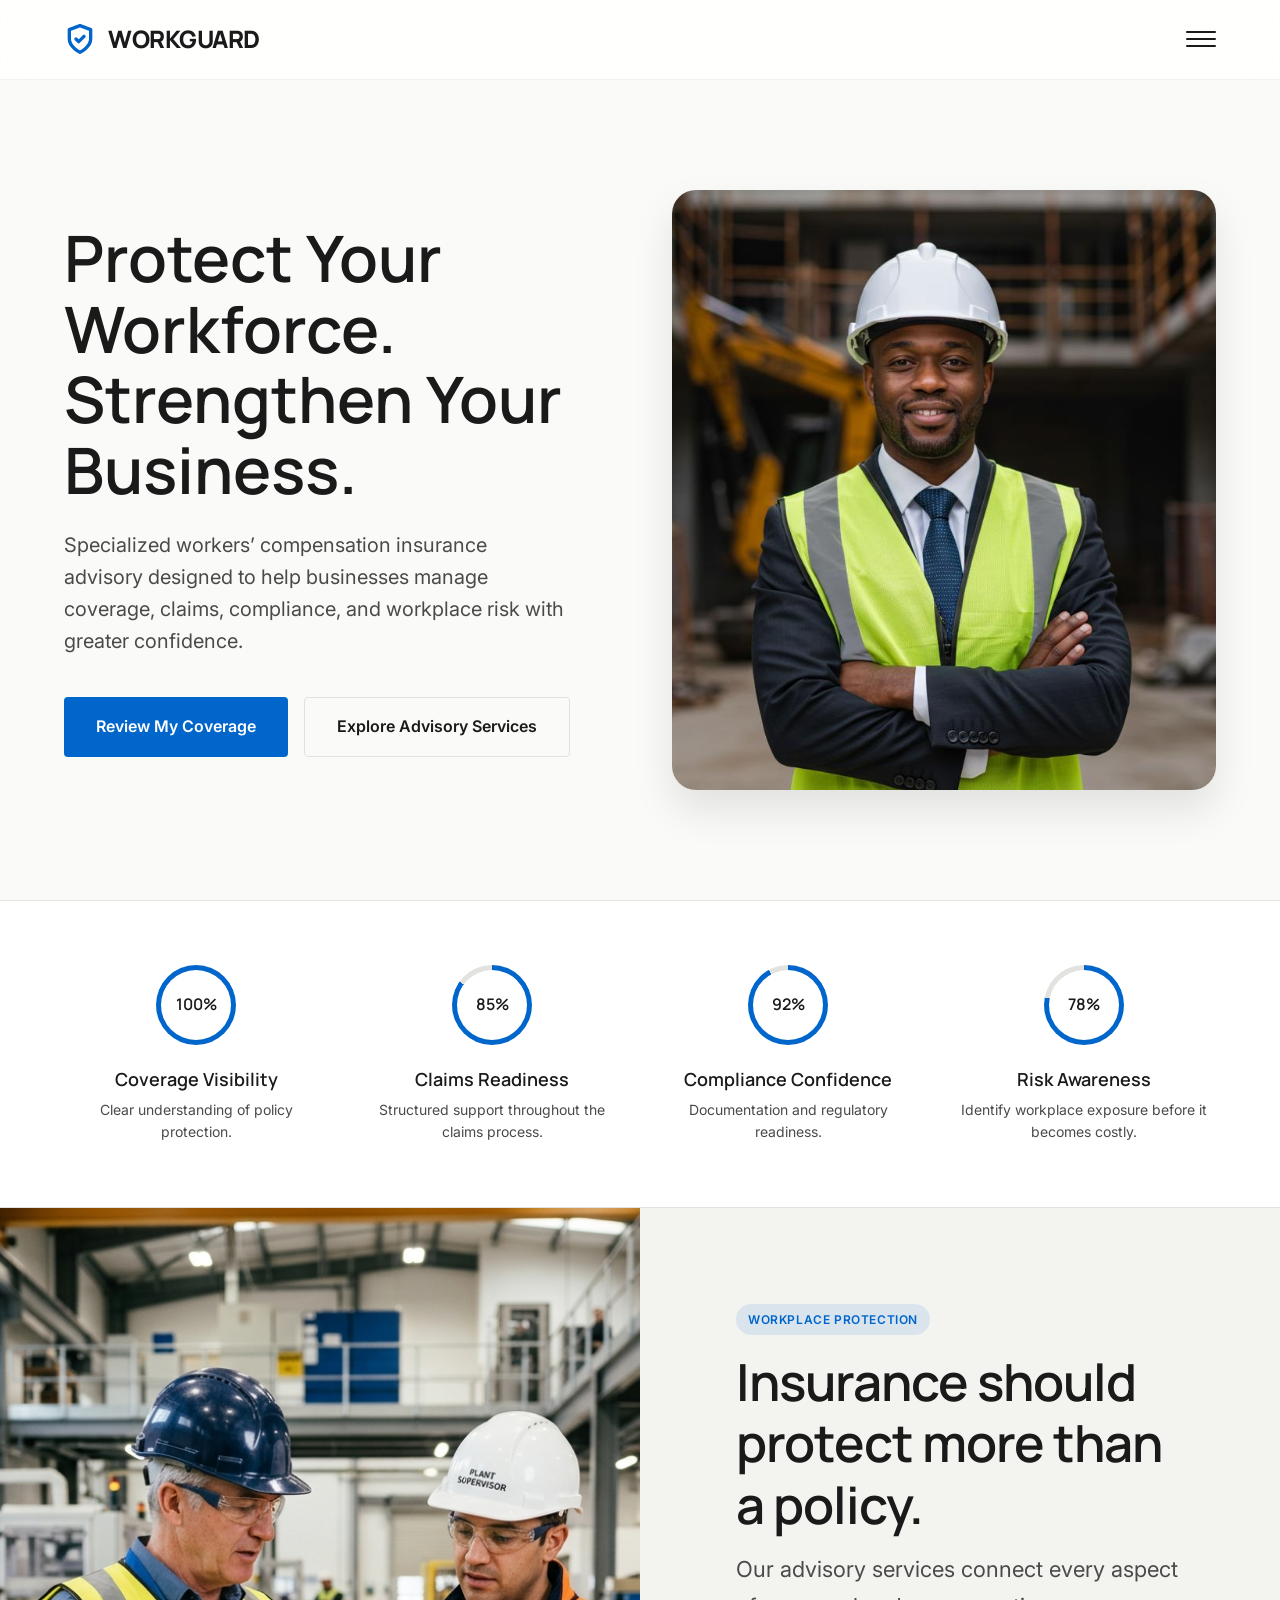
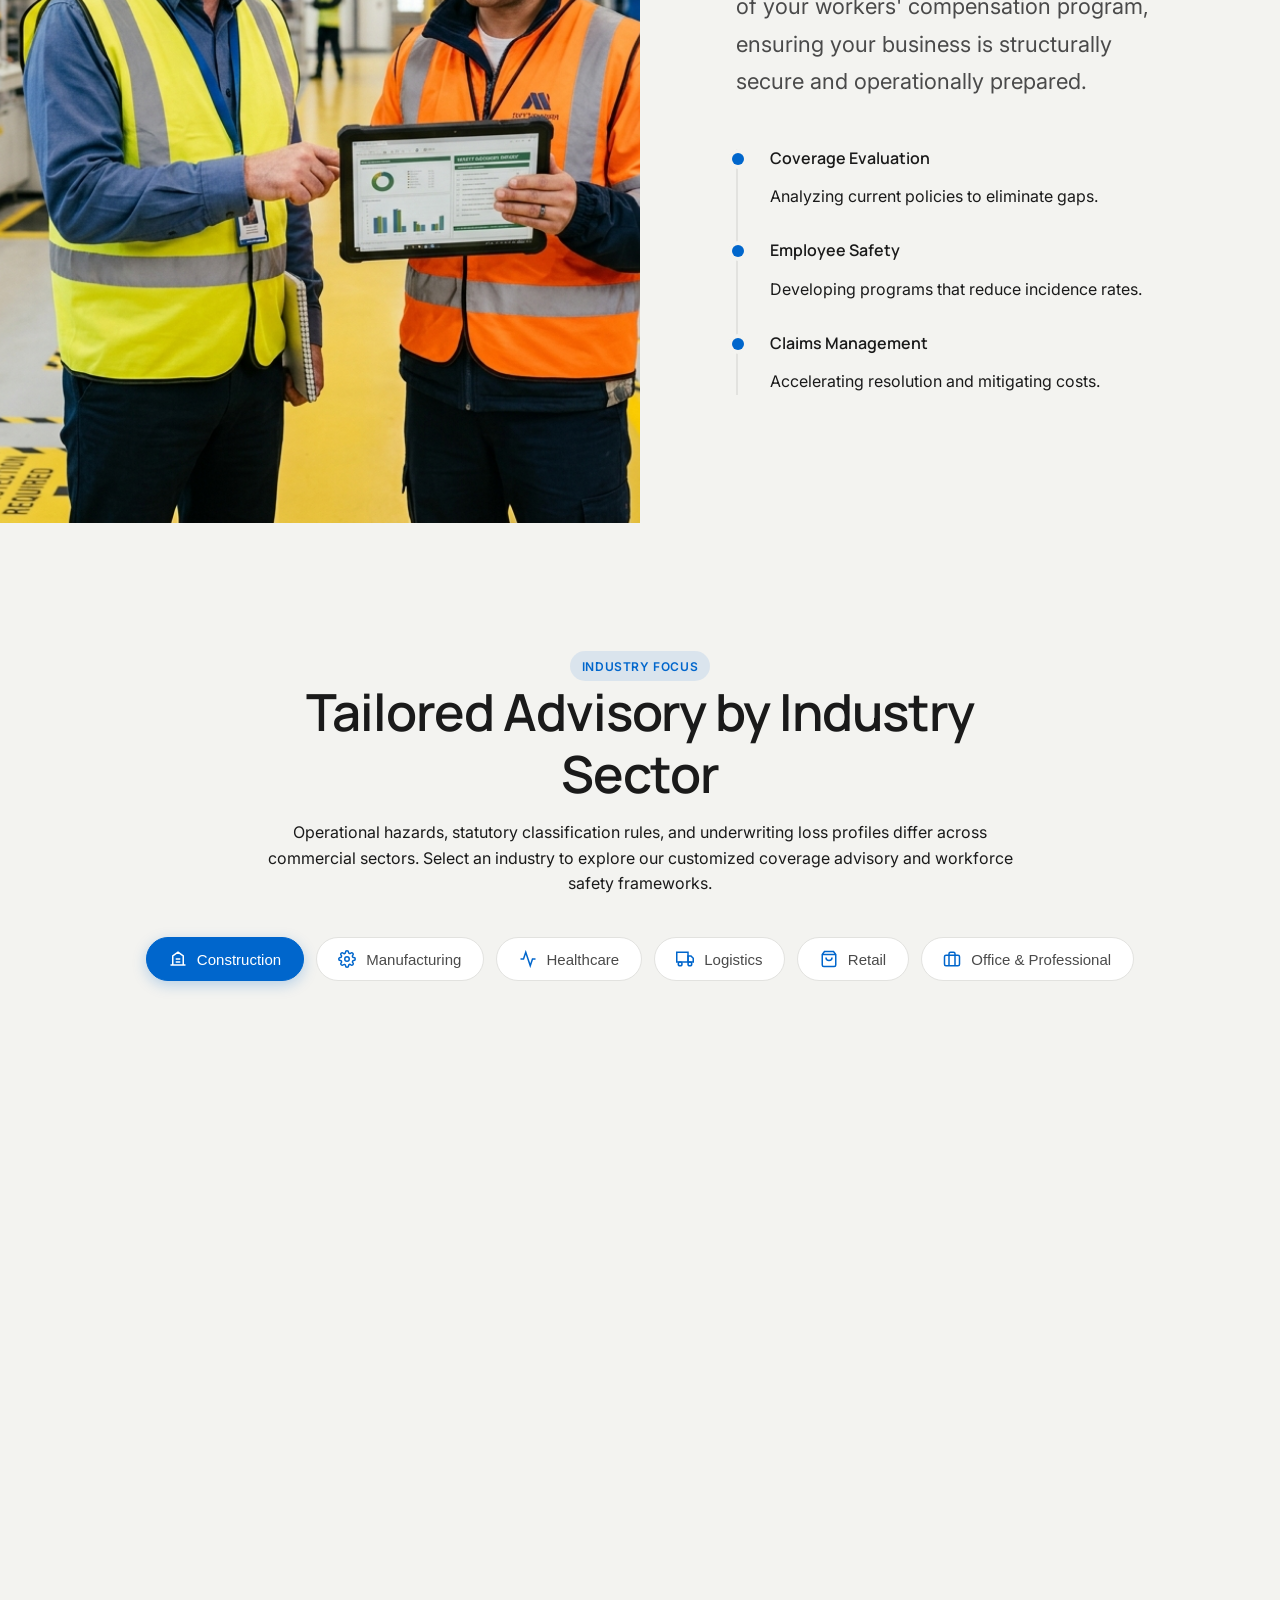
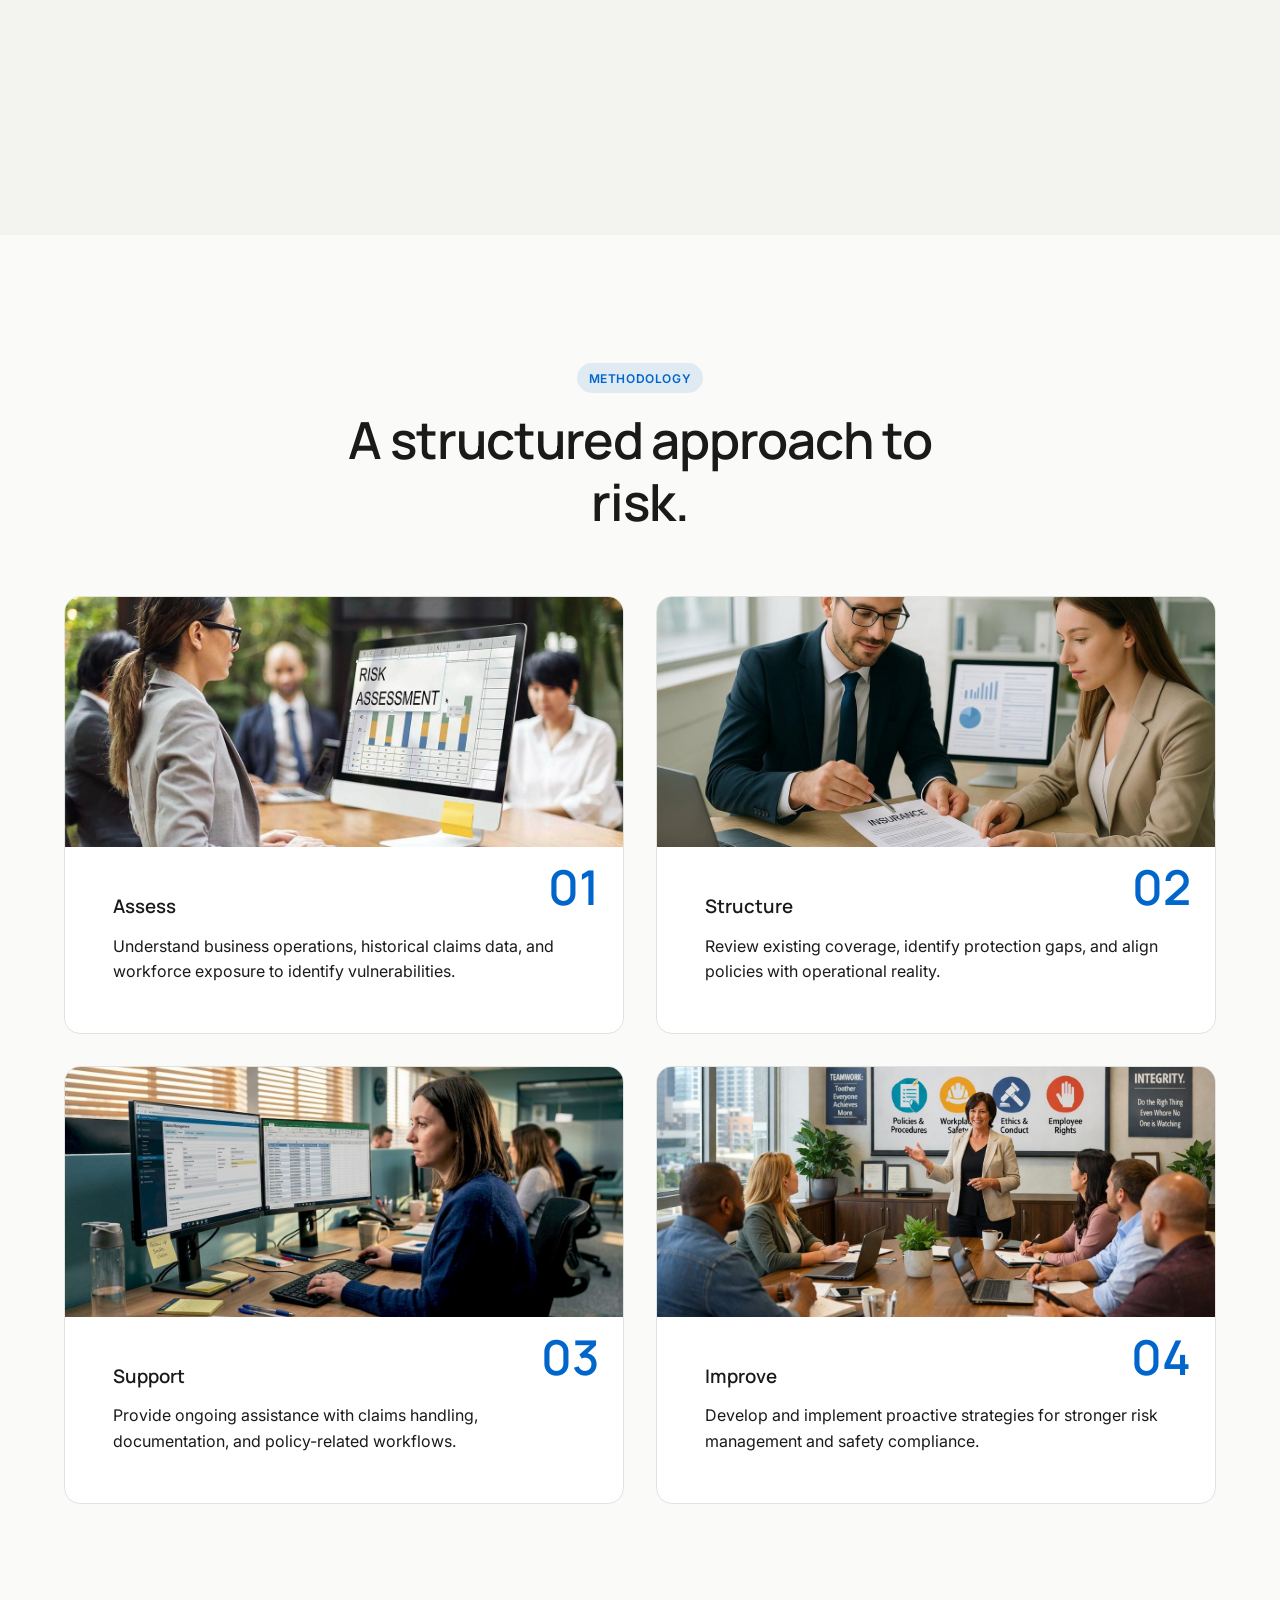
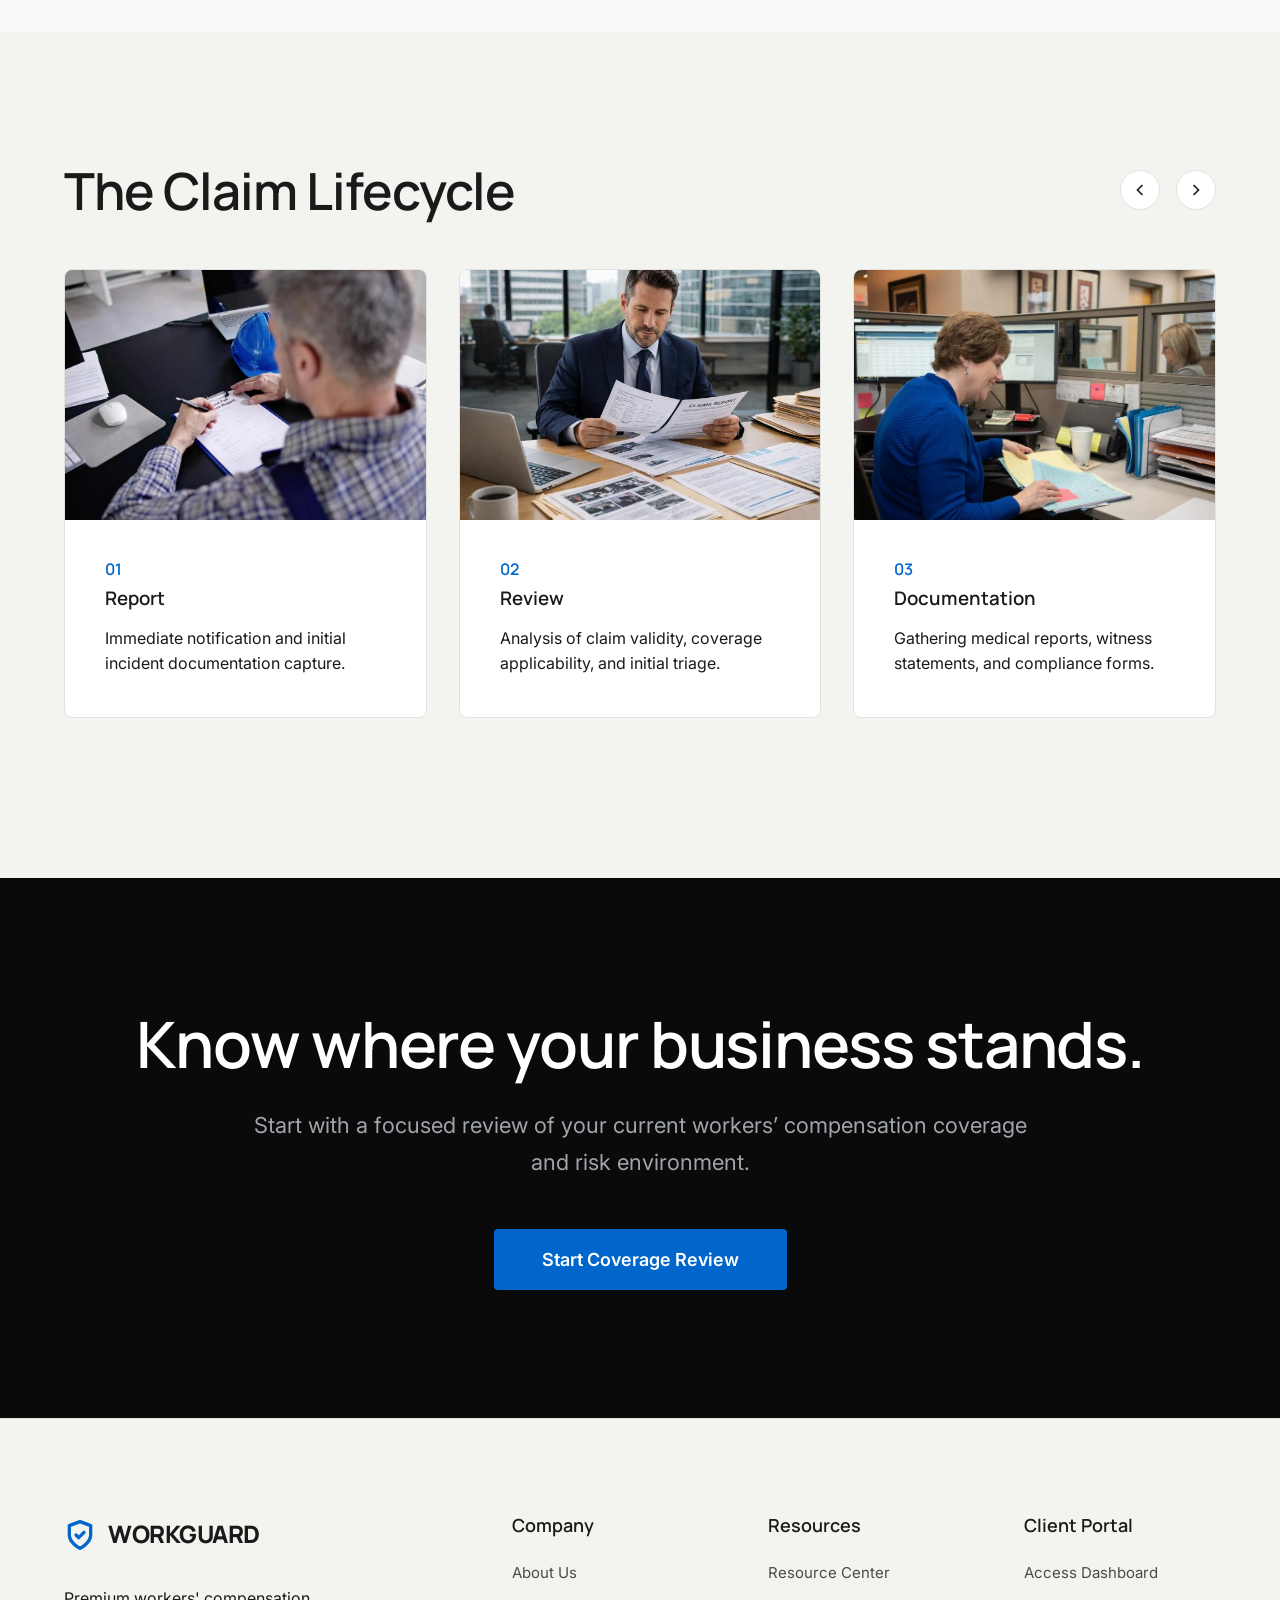
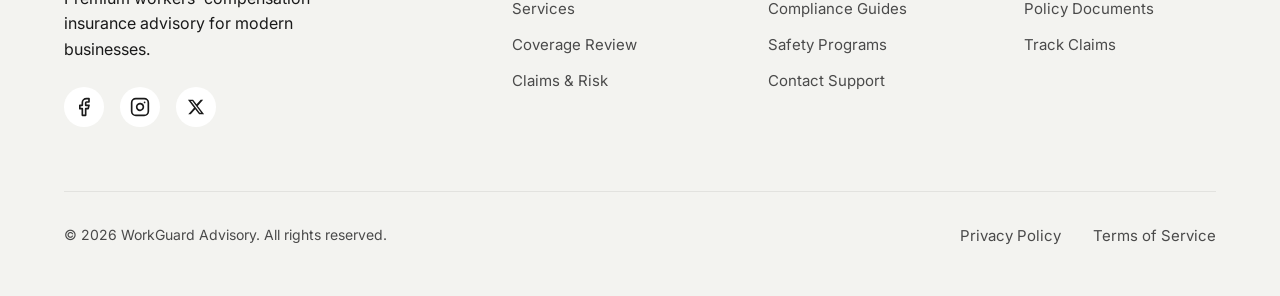
<file: index.html>
<!DOCTYPE html>
<html lang="en" data-theme="light" dir="ltr">
<head>
    <meta charset="UTF-8">
    <meta name="viewport" content="width=device-width, initial-scale=1.0">
    <title>WorkGuard | Premium workers' compensation Advisory</title>
    <link rel="icon" type="image/svg+xml" href="assets/logo/favicon.svg">
    <meta name="description" content="Specialized workers’ compensation insurance advisory designed to help businesses manage coverage, claims, compliance, and workplace risk with greater confidence.">
    
    <!-- Fonts: Inter & Manrope -->
    <link rel="preconnect" href="https://fonts.googleapis.com">
    <link rel="preconnect" href="https://fonts.gstatic.com" crossorigin>
    <link href="https://fonts.googleapis.com/css2?family=Inter:wght@400;500;600;700&family=Manrope:wght@500;600;700;800&display=swap" rel="stylesheet">
    
    <!-- CSS -->
    <link rel="stylesheet" href="assets/css/style.css">
    <link rel="stylesheet" href="assets/css/responsive.css">
    
    <style>
        /* Home Specific Styles (Ideally would go into a component file) */
        
        /* Reveal Animation Base */
        .js-reveal {
            opacity: 0;
            transform: translateY(30px);
            transition: all var(--transition-slow);
        }
        .js-reveal.revealed {
            opacity: 1;
            transform: translateY(0);
        }

        /* Section 01: Hero */
        .hero {
            min-height: 100vh;
            display: flex;
            align-items: center;
            padding-top: var(--header-height);
            position: relative;
            overflow: hidden;
        }
        .hero-grid {
            display: grid;
            grid-template-columns: 1fr 1fr;
            gap: 4rem;
            align-items: center;
        }
        .hero-content h1 {
            font-size: clamp(3rem, 5vw, 4.5rem);
            line-height: 1.1;
            margin-bottom: 1.5rem;
        }
        .hero-content p {
            font-size: 1.25rem;
            color: var(--text-secondary);
            margin-bottom: 2.5rem;
            max-width: 500px;
        }
        .hero-buttons {
            display: flex;
            gap: 1rem;
        }
        .hero-visual {
            position: relative;
            height: 600px;
            display: flex;
            justify-content: center;
            align-items: center;
        }
        
        /* CSS 3D Shield Representation */
        .shield-container {
            position: relative;
            width: 300px;
            height: 350px;
            perspective: 1000px;
            animation: float 6s ease-in-out infinite;
        }
        @keyframes float {
            0%, 100% { transform: translateY(0); }
            50% { transform: translateY(-20px); }
        }
        .shield-layer {
            position: absolute;
            inset: 0;
            border-radius: 50% 50% 50% 50% / 20% 20% 80% 80%;
            border: 2px solid var(--glass-border);
            background: var(--glass-bg);
            backdrop-filter: blur(10px);
            display: flex;
            justify-content: center;
            align-items: center;
            box-shadow: 0 30px 60px rgba(0, 102, 204, 0.1);
        }
        .shield-layer::after {
            content: '';
            position: absolute;
            inset: -2px;
            border-radius: inherit;
            background: linear-gradient(135deg, var(--blue-primary) 0%, transparent 50%);
            z-index: -1;
            opacity: 0.5;
        }
        .shield-icon {
            color: var(--blue-primary);
            width: 80px;
            height: 80px;
        }
        .floating-card {
            position: absolute;
            background: var(--bg-main);
            padding: 1rem 1.5rem;
            border-radius: var(--radius-md);
            box-shadow: var(--shadow-lg);
            border: 1px solid var(--border-color);
            display: flex;
            align-items: center;
            gap: 1rem;
            z-index: 2;
            animation: float-offset 8s ease-in-out infinite;
        }
        .fc-1 { top: 10%; right: -10%; }
        .fc-2 { bottom: 10%; left: -10%; animation-delay: -3s; }
        @keyframes float-offset {
            0%, 100% { transform: translate(0, 0); }
            50% { transform: translate(-10px, 15px); }
        }

        /* Section 02: Risk Strip */
        .risk-strip {
            background: var(--bg-tertiary);
            border-top: 1px solid var(--border-color);
            border-bottom: 1px solid var(--border-color);
            padding: 4rem 0;
        }
        .strip-grid {
            display: grid;
            grid-template-columns: repeat(4, 1fr);
            gap: 2rem;
            text-align: center;
        }
        .strip-item h4 {
            font-size: 1.125rem;
            margin-bottom: 0.5rem;
        }
        .strip-item p {
            font-size: 0.875rem;
            color: var(--text-secondary);
        }
        .progress-circle {
            width: 80px;
            height: 80px;
            border-radius: 50%;
            background: conic-gradient(var(--blue-primary) 75%, var(--border-color) 0);
            display: flex;
            justify-content: center;
            align-items: center;
            margin: 0 auto 1.5rem;
            position: relative;
        }
        .progress-circle::after {
            content: '';
            position: absolute;
            width: 70px;
            height: 70px;
            background: var(--bg-tertiary);
            border-radius: 50%;
        }
        .progress-circle span {
            position: relative;
            z-index: 1;
            font-weight: 600;
            font-family: var(--font-heading);
            color: var(--text-primary);
        }

        /* Section 03: Workplace */
        .workplace-section {
            background: var(--bg-secondary);
            overflow: hidden;
        }
        .workplace-grid {
            display: grid;
            grid-template-columns: 1fr 1fr;
            align-items: center;
        }
        .workplace-image {
            height: 100%;
            min-height: 600px;
            background-color: var(--bg-tertiary);
            background-image: url('assets/images/workplace-safety.jpg');
            background-size: cover;
            background-position: center;
            position: relative;
        }
        .workplace-content {
            padding: 6rem;
        }
        .timeline {
            border-left: 2px solid var(--border-color);
            margin-top: 3rem;
            padding-left: 2rem;
        }
        .timeline-item {
            position: relative;
            margin-bottom: 2rem;
        }
        .timeline-item::before {
            content: '';
            position: absolute;
            left: -2.35rem;
            top: 0.25rem;
            width: 12px;
            height: 12px;
            border-radius: 50%;
            background: var(--blue-primary);
            box-shadow: 0 0 0 4px var(--bg-secondary);
        }

        /* Section 04: Advisory Framework */
        .framework-grid {
            display: grid;
            grid-template-columns: repeat(2, 1fr);
            gap: 2rem;
            margin-top: 4rem;
        }
        .frame-card {
            background: var(--bg-tertiary);
            padding: 3rem;
            border-radius: var(--radius-lg);
            border: 1px solid var(--border-color);
            transition: all var(--transition-base);
            position: relative;
            overflow: hidden;
        }
        .frame-card:hover {
            transform: translateY(-5px);
            box-shadow: var(--shadow-md);
            border-color: var(--blue-primary);
        }
        .frame-num {
            font-size: 3rem;
            font-family: var(--font-heading);
            font-weight: 600;
            color: var(--blue-primary);
            position: absolute;
            top: 1rem;
            right: 1.5rem;
            line-height: 1;
        }

        /* Section 05: Claim Journey */
        .journey-header {
            display: flex;
            align-items: center;
            justify-content: space-between;
            margin-bottom: 2rem;
        }
        .journey-nav {
            display: flex;
            gap: 1rem;
        }
        .journey-nav .icon-btn {
            background: var(--bg-tertiary);
            border: 1px solid var(--border-color);
        }
        .journey-nav .icon-btn:hover {
            border-color: var(--blue-primary);
            color: var(--blue-primary);
        }
        .journey-scroll {
            display: flex;
            gap: 2rem;
            overflow-x: auto;
            padding: 1rem 0 2rem;
            scrollbar-width: none; /* Firefox */
            scroll-behavior: smooth;
            scroll-snap-type: x mandatory;
        }
        .journey-scroll::-webkit-scrollbar {
            display: none; /* Chrome */
        }
        .journey-step {
            flex: 0 0 calc((100% - 4rem) / 3);
            background: var(--bg-tertiary);
            padding: 2.5rem;
            border-radius: var(--radius-md);
            border: 1px solid var(--border-color);
            position: relative;
            cursor: pointer;
            transition: all var(--transition-fast);
            scroll-snap-align: start;
        }
        .journey-step:hover {
            background: var(--blue-primary);
            color: #FFF;
        }
        .journey-step:hover p, .journey-step:hover h4 {
            color: rgba(255,255,255,0.8) !important;
        }

        /* Responsive specific to index */
        @media (max-width: 1024px) {
            .hero-grid { grid-template-columns: 1fr; text-align: center; }
            .hero-content p { margin-left: auto; margin-right: auto; }
            .hero-buttons { justify-content: center; }
            .workplace-grid { grid-template-columns: 1fr; }
            .workplace-image { min-height: 400px; }
            .workplace-content { padding: 4rem 5%; }
            .strip-grid { grid-template-columns: repeat(2, 1fr); }
            .journey-step { flex: 0 0 calc((100% - 2rem) / 2); }
        }
        @media (max-width: 768px) {
            .framework-grid { grid-template-columns: 1fr; }
            .strip-grid { grid-template-columns: 1fr; }
            .journey-step { flex: 0 0 100%; }
            .journey-header { flex-direction: column; align-items: flex-start; gap: 1rem; }
        }
    </style>
</head><body>

    <!-- 6. GLOBAL NAVBAR -->
    <header class="navbar">
        <div class="container navbar-container">
            <a href="index.html" class="logo" aria-label="WorkGuard Home">
                <div style="display: flex; align-items: center; gap: 0.75rem;"><img src="assets/logo/favicon.svg" alt="WorkGuard Icon" width="32" height="32"><span style="font-family: var(--font-heading); font-weight: 800; font-size: 1.5rem; letter-spacing: -0.02em; color: var(--text-primary); text-transform: uppercase;">WorkGuard</span></div>
            </a>
            <nav class="nav-links">
                <a href="index.html" class="nav-link active">Home 1</a>
                <a href="home-2.html" class="nav-link">Home 2</a>
                <a href="about.html" class="nav-link">About</a>
                <a href="services.html" class="nav-link">Services</a>
                <a href="coverage.html" class="nav-link">Coverage</a>
                <a href="claims-risk.html" class="nav-link">Claims & Risk</a>
                <a href="resources.html" class="nav-link">Resources</a>
                <a href="contact.html" class="nav-link">Contact</a>
                <a href="dashboard.html" class="nav-link">Dashboard</a>
            </nav>
            <div class="nav-controls">
                <button class="icon-btn js-theme-toggle" aria-label="Toggle Theme"></button>
                <button class="icon-btn js-dir-toggle" aria-label="Toggle RTL" style="display: flex;">
                    <svg width="20" height="20" viewBox="0 0 24 24" fill="none" stroke="currentColor" stroke-width="2" stroke-linecap="round" stroke-linejoin="round">
                        <path d="M21 9H7M21 9L17 5M21 9L17 13M3 15h14M3 15l4-4M3 15l4 4"/>
                    </svg>
                </button>
                <a href="login.html" class="btn btn-primary" style="padding: 0.5rem 1.25rem;">Login</a>
                <button class="hamburger" aria-label="Menu"><span></span><span></span><span></span></button>
            </div>
        </div>
    </header>

    <!-- 7. MOBILE NAVIGATION DRAWER -->
    <div class="mobile-menu">
        <button class="icon-btn js-menu-close" aria-label="Close Menu" style="align-self: flex-end; margin-bottom: 2rem; margin-top: -3rem; margin-right: -1rem;">
            <svg width="24" height="24" viewBox="0 0 24 24" fill="none" stroke="currentColor" stroke-width="2" stroke-linecap="round" stroke-linejoin="round">
                <line x1="18" y1="6" x2="6" y2="18"></line>
                <line x1="6" y1="6" x2="18" y2="18"></line>
            </svg>
        </button>
        <nav class="mobile-nav-links">
            <a href="index.html" class="mobile-nav-link text-blue">Home 1</a>
            <a href="home-2.html" class="mobile-nav-link">Home 2</a>
            <a href="about.html" class="mobile-nav-link">About</a>
            <a href="services.html" class="mobile-nav-link">Services</a>
            <a href="coverage.html" class="mobile-nav-link">Coverage</a>
            <a href="claims-risk.html" class="mobile-nav-link">Claims & Risk</a>
            <a href="resources.html" class="mobile-nav-link">Resources</a>
            <a href="contact.html" class="mobile-nav-link">Contact</a>
            <a href="dashboard.html" class="mobile-nav-link">Dashboard</a>
        </nav>
        <div class="mobile-controls" style="display: flex; justify-content: center; gap: 1rem; margin-top: 0.5rem; margin-bottom: 0.5rem;">
            <button class="icon-btn js-theme-toggle" aria-label="Toggle Theme"></button>
            <button class="icon-btn js-dir-toggle" aria-label="Toggle RTL">
                <svg width="24" height="24" viewBox="0 0 24 24" fill="none" stroke="currentColor" stroke-width="2" stroke-linecap="round" stroke-linejoin="round">
                    <path d="M21 9H7M21 9L17 5M21 9L17 13M3 15h14M3 15l4-4M3 15l4 4"/>
                </svg>
            </button>
        </div>
        <a href="login.html" class="btn btn-primary" style="text-align: center; width: 100%; margin-top: 0.5rem;">Login</a>
    </div>

    <!-- MAIN CONTENT -->
    <main>
        <!-- PAGE 01 — HOME -->
        
        <!-- SECTION 01 — HERO -->
        <section class="hero js-reveal">
            <div class="container hero-grid">
                <div class="hero-content">
                    <h1>Protect Your Workforce.<br>Strengthen Your Business.</h1>
                    <p>Specialized workers’ compensation insurance advisory designed to help businesses manage coverage, claims, compliance, and workplace risk with greater confidence.</p>
                    <div class="hero-buttons">
                        <a href="#coverage-review" class="btn btn-primary" data-modal="modal-coverage-review">Review My Coverage</a>
                        <a href="services.html" class="btn btn-secondary">Explore Advisory Services</a>
                    </div>
                </div>
                <div class="hero-visual" style="display: flex; justify-content: center; align-items: center; padding: 0;">
                    <img src="assets/images/home1-hero.png" alt="Hero Image" style="width: 100%; height: 100%; object-fit: cover; border-radius: 24px; box-shadow: 0 20px 40px rgba(0,0,0,0.1); display: block;">
                </div>
            </div>
        </section>

        <!-- SECTION 02 — RISK INTELLIGENCE STRIP -->
        <section class="risk-strip js-reveal">
            <div class="container strip-grid">
                <div class="strip-item">
                    <div class="progress-circle" style="background: conic-gradient(var(--blue-primary) 100%, var(--border-color) 0);">
                        <span>100%</span>
                    </div>
                    <h4>Coverage Visibility</h4>
                    <p>Clear understanding of policy protection.</p>
                </div>
                <div class="strip-item">
                    <div class="progress-circle" style="background: conic-gradient(var(--blue-primary) 85%, var(--border-color) 0);">
                        <span class="js-counter" data-target="85" data-suffix="%">0%</span>
                    </div>
                    <h4>Claims Readiness</h4>
                    <p>Structured support throughout the claims process.</p>
                </div>
                <div class="strip-item">
                    <div class="progress-circle" style="background: conic-gradient(var(--blue-primary) 92%, var(--border-color) 0);">
                        <span class="js-counter" data-target="92" data-suffix="%">0%</span>
                    </div>
                    <h4>Compliance Confidence</h4>
                    <p>Documentation and regulatory readiness.</p>
                </div>
                <div class="strip-item">
                    <div class="progress-circle" style="background: conic-gradient(var(--blue-primary) 78%, var(--border-color) 0);">
                        <span class="js-counter" data-target="78" data-suffix="%">0%</span>
                    </div>
                    <h4>Risk Awareness</h4>
                    <p>Identify workplace exposure before it becomes costly.</p>
                </div>
            </div>
        </section>

        <!-- SECTION 03 — WORKPLACE PROTECTION -->
        <section class="workplace-section js-reveal">
            <div class="workplace-grid">
                <div class="workplace-image"></div>
                <div class="workplace-content">
                    <span class="badge" style="margin-bottom: 1rem;">Workplace Protection</span>
                    <h2 class="text-h2">Insurance should protect more than a policy.</h2>
                    <p class="text-lead">Our advisory services connect every aspect of your workers' compensation program, ensuring your business is structurally secure and operationally prepared.</p>
                    
                    <div class="timeline">
                        <div class="timeline-item">
                            <h4>Coverage Evaluation</h4>
                            <p class="text-secondary">Analyzing current policies to eliminate gaps.</p>
                        </div>
                        <div class="timeline-item">
                            <h4>Employee Safety</h4>
                            <p class="text-secondary">Developing programs that reduce incidence rates.</p>
                        </div>
                        <div class="timeline-item">
                            <h4>Claims Management</h4>
                            <p class="text-secondary">Accelerating resolution and mitigating costs.</p>
                        </div>
                    </div>
                </div>
            </div>
        </section>

        <!-- SECTION 04 — INTERACTIVE SECTOR ADVISORY SHOWCASE -->
        <section class="section" id="sectors" style="background: var(--bg-secondary);">
            <div class="container js-reveal">
                <div class="text-center" style="max-width: 760px; margin: 0 auto 2.5rem;">
                    <span class="badge">Industry Focus</span>
                    <h2 class="text-h2">Tailored Advisory by Industry Sector</h2>
                    <p class="text-secondary" style="margin-top: 1rem; font-weight: 400;">
                        Operational hazards, statutory classification rules, and underwriting loss profiles differ across commercial sectors. Select an industry to explore our customized coverage advisory and workforce safety frameworks.
                    </p>
                </div>

                <div class="sector-explorer">
                    <!-- Nav Pills -->
                    <div class="sector-nav-pills" role="tablist">
                        <button class="sector-pill active" data-sector="construction" role="tab" aria-selected="true">
                            <svg viewBox="0 0 24 24" fill="none" stroke="currentColor" stroke-width="2"><path d="M2 20h20M5 20V8l7-5 7 5v12M9 12h6M9 16h6"/></svg>
                            Construction
                        </button>
                        <button class="sector-pill" data-sector="manufacturing" role="tab" aria-selected="false">
                            <svg viewBox="0 0 24 24" fill="none" stroke="currentColor" stroke-width="2"><circle cx="12" cy="12" r="3"/><path d="M19.4 15a1.65 1.65 0 0 0 .33 1.82l.06.06a2 2 0 0 1 0 2.83 2 2 0 0 1-2.83 0l-.06-.06a1.65 1.65 0 0 0-1.82-.33 1.65 1.65 0 0 0-1 1.51V21a2 2 0 0 1-2 2 2 2 0 0 1-2-2v-.09A1.65 1.65 0 0 0 9 19.4a1.65 1.65 0 0 0-1.82.33l-.06.06a2 2 0 0 1-2.83 0 2 2 0 0 1 0-2.83l.06-.06a1.65 1.65 0 0 0 .33-1.82 1.65 1.65 0 0 0-1.51-1H3a2 2 0 0 1-2-2 2 2 0 0 1 2-2h.09A1.65 1.65 0 0 0 4.6 9a1.65 1.65 0 0 0-.33-1.82l-.06-.06a2 2 0 0 1 0-2.83 2 2 0 0 1 2.83 0l.06.06a1.65 1.65 0 0 0 1.82.33H9a1.65 1.65 0 0 0 1-1.51V3a2 2 0 0 1 2-2 2 2 0 0 1 2 2v.09a1.65 1.65 0 0 0 1 1.51 1.65 1.65 0 0 0 1.82-.33l.06-.06a2 2 0 0 1 2.83 0 2 2 0 0 1 0 2.83l-.06.06a1.65 1.65 0 0 0-.33 1.82V9a1.65 1.65 0 0 0 1.51 1H21a2 2 0 0 1 2 2 2 2 0 0 1-2 2h-.09a1.65 1.65 0 0 0-1.51 1z"/></svg>
                            Manufacturing
                        </button>
                        <button class="sector-pill" data-sector="healthcare" role="tab" aria-selected="false">
                            <svg viewBox="0 0 24 24" fill="none" stroke="currentColor" stroke-width="2"><path d="M22 12h-4l-3 9L9 3l-3 9H2"/></svg>
                            Healthcare
                        </button>
                        <button class="sector-pill" data-sector="logistics" role="tab" aria-selected="false">
                            <svg viewBox="0 0 24 24" fill="none" stroke="currentColor" stroke-width="2"><rect x="1" y="3" width="15" height="13"/><polygon points="16 8 20 8 23 11 23 16 16 16 16 8"/><circle cx="5.5" cy="18.5" r="2.5"/><circle cx="18.5" cy="18.5" r="2.5"/></svg>
                            Logistics
                        </button>
                        <button class="sector-pill" data-sector="retail" role="tab" aria-selected="false">
                            <svg viewBox="0 0 24 24" fill="none" stroke="currentColor" stroke-width="2"><path d="M6 2L3 6v14a2 2 0 0 0 2 2h14a2 2 0 0 0 2-2V6l-3-4z"/><line x1="3" y1="6" x2="21" y2="6"/><path d="M16 10a4 4 0 0 1-8 0"/></svg>
                            Retail
                        </button>
                        <button class="sector-pill" data-sector="office" role="tab" aria-selected="false">
                            <svg viewBox="0 0 24 24" fill="none" stroke="currentColor" stroke-width="2"><rect x="2" y="7" width="20" height="14" rx="2" ry="2"/><path d="M16 21V5a2 2 0 0 0-2-2h-4a2 2 0 0 0-2 2v16"/></svg>
                            Office & Professional
                        </button>
                    </div>

                    <!-- Panel 1: Construction -->
                    <div class="sector-panel active" id="sector-panel-construction" role="tabpanel">
                        <div class="sector-profile-col">
                            <div>
                                <div class="sector-status-bar">
                                    <span class="sector-severity-chip">High Severity Risk</span>
                                    <span class="coverage-code-pill">Codes: 5403, 5445, 5606</span>
                                </div>
                                <h3 class="sector-profile-title">Construction & Contracting</h3>
                                <p class="sector-profile-desc">
                                    Elevation exposure, heavy equipment operation, and multi-tier subcontracting require vigilant payroll segregation and strict subcontractor certification compliance.
                                </p>
                            </div>

                            <div class="sector-metric-strip">
                                <div class="sector-metric-item">
                                    <h5>Primary Loss Trigger</h5>
                                    <p>Falls & Struck-By Hazards</p>
                                </div>
                                <div class="sector-metric-item">
                                    <h5>Advisory Impact</h5>
                                    <p>EMR Shielding & COI Audits</p>
                                </div>
                            </div>

                            <a href="services.html#sectors" class="btn btn-primary" style="align-self: flex-start;">
                                Explore Construction Advisory &rarr;
                            </a>
                        </div>

                        <div class="sector-solutions-col">
                            <div class="sector-solution-card">
                                <h4>
                                    <svg viewBox="0 0 24 24" fill="none" stroke="currentColor" stroke-width="2"><path d="M12 22s8-4 8-10V5l-8-3-8 3v7c0 6 8 10 8 10z"/></svg>
                                    Industry-Specific Coverage Advisory
                                </h4>
                                <ul>
                                    <li>Trade payroll split auditing to isolate drywall, carpentry, and supervisory rates</li>
                                    <li>Subcontractor Certificate of Insurance (COI) validation & waiver of subrogation tracking</li>
                                    <li>Wrap-Up insurance (OCIP/CCIP) analysis and cross-state statutory filing reviews</li>
                                    <li>Experience Modification Rate (EMR) containment modeling to safeguard bidding status</li>
                                </ul>
                            </div>

                            <div class="sector-solution-card">
                                <h4>
                                    <svg viewBox="0 0 24 24" fill="none" stroke="currentColor" stroke-width="2"><path d="M16 21v-2a4 4 0 0 0-4-4H5a4 4 0 0 0-4 4v2"/><circle cx="8.5" cy="7" r="4"/><polyline points="17 11 19 13 23 9"/></svg>
                                    Employee Protection Solutions
                                </h4>
                                <ul>
                                    <li>OSHA 1926 Subpart M 100% fall protection and anchor point verification program</li>
                                    <li>Job Safety Analysis (JSA) frameworks and daily pre-task jobsite hazard reviews</li>
                                    <li>Immediate telephonic nurse triage protocols to manage injury severity at the jobsite</li>
                                    <li>Transitional modified-duty return-to-work program tailored for skilled trade personnel</li>
                                </ul>
                            </div>
                        </div>
                    </div>

                    <!-- Panel 2: Manufacturing -->
                    <div class="sector-panel" id="sector-panel-manufacturing" role="tabpanel">
                        <div class="sector-profile-col">
                            <div>
                                <div class="sector-status-bar">
                                    <span class="sector-severity-chip">High Frequency & Severity</span>
                                    <span class="coverage-code-pill">Codes: 3632, 3179, 3076</span>
                                </div>
                                <h3 class="sector-profile-title">Manufacturing & Fabrication</h3>
                                <p class="sector-profile-desc">
                                    Fixed machinery lines, robotic cells, high-heat fabrication, and continuous noise require comprehensive machine safeguarding and occupational illness riders.
                                </p>
                            </div>

                            <div class="sector-metric-strip">
                                <div class="sector-metric-item">
                                    <h5>Primary Loss Trigger</h5>
                                    <p>Machine Pinch & Noise Exposure</p>
                                </div>
                                <div class="sector-metric-item">
                                    <h5>Advisory Impact</h5>
                                    <p>Dual-Wage Audit Carve-Outs</p>
                                </div>
                            </div>

                            <a href="services.html#sectors" class="btn btn-primary" style="align-self: flex-start;">
                                Explore Manufacturing Advisory &rarr;
                            </a>
                        </div>

                        <div class="sector-solutions-col">
                            <div class="sector-solution-card">
                                <h4>
                                    <svg viewBox="0 0 24 24" fill="none" stroke="currentColor" stroke-width="2"><path d="M12 22s8-4 8-10V5l-8-3-8 3v7c0 6 8 10 8 10z"/></svg>
                                    Industry-Specific Coverage Advisory
                                </h4>
                                <ul>
                                    <li>Dual-wage machinery operator classification auditing to eliminate overcharges</li>
                                    <li>Occupational disease endorsements covering metal fumes, airborne dust, and chemicals</li>
                                    <li>Overtime deduction and shift premium exclusion captured for annual carrier audit defense</li>
                                    <li>Large-deductible policy retention modeling for multi-plant industrial operations</li>
                                </ul>
                            </div>

                            <div class="sector-solution-card">
                                <h4>
                                    <svg viewBox="0 0 24 24" fill="none" stroke="currentColor" stroke-width="2"><path d="M16 21v-2a4 4 0 0 0-4-4H5a4 4 0 0 0-4 4v2"/><circle cx="8.5" cy="7" r="4"/><polyline points="17 11 19 13 23 9"/></svg>
                                    Employee Protection Solutions
                                </h4>
                                <ul>
                                    <li>Lockout / Tagout (LOTO) energy isolation program and machine barrier interlocks</li>
                                    <li>OSHA-compliant Hearing Conservation Program and plant floor sound mapping</li>
                                    <li>Assembly line ergonomic cell redesign to prevent chronic repetitive strain (MSDs)</li>
                                    <li>Hazard Communication (HazCom/GHS) chemical inventory protocols and eyewash reviews</li>
                                </ul>
                            </div>
                        </div>
                    </div>

                    <!-- Panel 3: Healthcare -->
                    <div class="sector-panel" id="sector-panel-healthcare" role="tabpanel">
                        <div class="sector-profile-col">
                            <div>
                                <div class="sector-status-bar">
                                    <span class="sector-severity-chip">High Frequency Claims</span>
                                    <span class="coverage-code-pill">Codes: 8824, 8832, 9040</span>
                                </div>
                                <h3 class="sector-profile-title">Healthcare & Care Facilities</h3>
                                <p class="sector-profile-desc">
                                    Patient transfers, needle-stick incidents, biological pathogen exposures, and clinical workplace stress require structured medical safety engineering.
                                </p>
                            </div>

                            <div class="sector-metric-strip">
                                <div class="sector-metric-item">
                                    <h5>Primary Loss Trigger</h5>
                                    <p>Patient Transfer Strains</p>
                                </div>
                                <div class="sector-metric-item">
                                    <h5>Advisory Impact</h5>
                                    <p>Loss Portfolio Consolidation</p>
                                </div>
                            </div>

                            <a href="services.html#sectors" class="btn btn-primary" style="align-self: flex-start;">
                                Explore Healthcare Advisory &rarr;
                            </a>
                        </div>

                        <div class="sector-solutions-col">
                            <div class="sector-solution-card">
                                <h4>
                                    <svg viewBox="0 0 24 24" fill="none" stroke="currentColor" stroke-width="2"><path d="M12 22s8-4 8-10V5l-8-3-8 3v7c0 6 8 10 8 10z"/></svg>
                                    Industry-Specific Coverage Advisory
                                </h4>
                                <ul>
                                    <li>Clinical vs. administrative payroll segregation (physician, nursing, clerical, facilities)</li>
                                    <li>Bloodborne pathogen & communicable disease exposure coverage endorsements</li>
                                    <li>Workplace violence policy riders and post-incident psychological support coverage</li>
                                    <li>Centralized multi-facility loss reserve auditing to mitigate carrier over-reserving</li>
                                </ul>
                            </div>

                            <div class="sector-solution-card">
                                <h4>
                                    <svg viewBox="0 0 24 24" fill="none" stroke="currentColor" stroke-width="2"><path d="M16 21v-2a4 4 0 0 0-4-4H5a4 4 0 0 0-4 4v2"/><circle cx="8.5" cy="7" r="4"/><polyline points="17 11 19 13 23 9"/></svg>
                                    Employee Protection Solutions
                                </h4>
                                <ul>
                                    <li>Safe Patient Handling & Mobility (SPHM) with zero-lift mechanical transfer devices</li>
                                    <li>Needle-stick and biological sharps safety workflows adhering to OSHA 1910.1030</li>
                                    <li>Clinical conflict de-escalation training and emergency room security panic protocols</li>
                                    <li>24/7 telephonic nurse triage providing instantaneous clinical routing for injured workers</li>
                                </ul>
                            </div>
                        </div>
                    </div>

                    <!-- Panel 4: Logistics -->
                    <div class="sector-panel" id="sector-panel-logistics" role="tabpanel">
                        <div class="sector-profile-col">
                            <div>
                                <div class="sector-status-bar">
                                    <span class="sector-severity-chip">High Velocity Exposure</span>
                                    <span class="coverage-code-pill">Codes: 7219, 8292, 7380</span>
                                </div>
                                <h3 class="sector-profile-title">Logistics & Warehousing</h3>
                                <p class="sector-profile-desc">
                                    High-bay storage, forklift vehicular traffic, loading dock crush exposures, and cross-state transit require cross-border coverage compliance.
                                </p>
                            </div>

                            <div class="sector-metric-strip">
                                <div class="sector-metric-item">
                                    <h5>Primary Loss Trigger</h5>
                                    <p>Forklift Traffic & Dock Hazards</p>
                                </div>
                                <div class="sector-metric-item">
                                    <h5>Advisory Impact</h5>
                                    <p>Multi-State Endorsements</p>
                                </div>
                            </div>

                            <a href="services.html#sectors" class="btn btn-primary" style="align-self: flex-start;">
                                Explore Logistics Advisory &rarr;
                            </a>
                        </div>

                        <div class="sector-solutions-col">
                            <div class="sector-solution-card">
                                <h4>
                                    <svg viewBox="0 0 24 24" fill="none" stroke="currentColor" stroke-width="2"><path d="M12 22s8-4 8-10V5l-8-3-8 3v7c0 6 8 10 8 10z"/></svg>
                                    Industry-Specific Coverage Advisory
                                </h4>
                                <ul>
                                    <li>Warehouse storage (8292) vs. local trucking (7219) split allocation audit verification</li>
                                    <li>Multi-state & cross-border statutory transit endorsements (Items 3.A & 3.C)</li>
                                    <li>Independent contractor vs. statutory employee classification audits for delivery fleets</li>
                                    <li>Fleet telematics safety score integration used to negotiate carrier loss credits</li>
                                </ul>
                            </div>

                            <div class="sector-solution-card">
                                <h4>
                                    <svg viewBox="0 0 24 24" fill="none" stroke="currentColor" stroke-width="2"><path d="M16 21v-2a4 4 0 0 0-4-4H5a4 4 0 0 0-4 4v2"/><circle cx="8.5" cy="7" r="4"/><polyline points="17 11 19 13 23 9"/></svg>
                                    Employee Protection Solutions
                                </h4>
                                <ul>
                                    <li>Forklift and Powered Industrial Truck (PIT) safety certification and pedestrian walkways</li>
                                    <li>Ergonomic manual material handling, load-limit guidelines, and pallet stability enforcement</li>
                                    <li>Loading dock vehicle restraint locks, barrier interlocks, and high-rack fall arrest rigging</li>
                                    <li>Structured transitional light-duty program for fulfillment and sortation teams</li>
                                </ul>
                            </div>
                        </div>
                    </div>

                    <!-- Panel 5: Retail -->
                    <div class="sector-panel" id="sector-panel-retail" role="tabpanel">
                        <div class="sector-profile-col">
                            <div>
                                <div class="sector-status-bar">
                                    <span class="sector-severity-chip moderate">Moderate Risk Profile</span>
                                    <span class="coverage-code-pill">Codes: 8017, 8044, 8018</span>
                                </div>
                                <h3 class="sector-profile-title">Retail & Wholesale Trade</h3>
                                <p class="sector-profile-desc">
                                    High customer volume, inventory replenishment, stockroom ladder work, and seasonal hiring spikes demand automated payroll reporting and slip/fall prevention.
                                </p>
                            </div>

                            <div class="sector-metric-strip">
                                <div class="sector-metric-item">
                                    <h5>Primary Loss Trigger</h5>
                                    <p>Slip, Trip & Fall Incidents</p>
                                </div>
                                <div class="sector-metric-item">
                                    <h5>Advisory Impact</h5>
                                    <p>Seasonal Payroll Audit Prep</p>
                                </div>
                            </div>

                            <a href="services.html#sectors" class="btn btn-primary" style="align-self: flex-start;">
                                Explore Retail Advisory &rarr;
                            </a>
                        </div>

                        <div class="sector-solutions-col">
                            <div class="sector-solution-card">
                                <h4>
                                    <svg viewBox="0 0 24 24" fill="none" stroke="currentColor" stroke-width="2"><path d="M12 22s8-4 8-10V5l-8-3-8 3v7c0 6 8 10 8 10z"/></svg>
                                    Industry-Specific Coverage Advisory
                                </h4>
                                <ul>
                                    <li>Seasonal and temporary employee coverage reporting with flexible payroll alignment</li>
                                    <li>Sales floor vs. backroom warehouse and local delivery classification separation</li>
                                    <li>Premises liability third-party subrogation recovery coordination for shared retail space</li>
                                    <li>Pre-audit preparation to reconcile part-time employee caps and overtime wage multipliers</li>
                                </ul>
                            </div>

                            <div class="sector-solution-card">
                                <h4>
                                    <svg viewBox="0 0 24 24" fill="none" stroke="currentColor" stroke-width="2"><path d="M16 21v-2a4 4 0 0 0-4-4H5a4 4 0 0 0-4 4v2"/><circle cx="8.5" cy="7" r="4"/><polyline points="17 11 19 13 23 9"/></svg>
                                    Employee Protection Solutions
                                </h4>
                                <ul>
                                    <li>Slip, trip, and fall mitigation: entrance traction mats, moisture sensors, and rapid spill kits</li>
                                    <li>Stockroom rolling ladder safety locks, safety box-cutter protocols, and overhead shelf securement</li>
                                    <li>Point-of-sale checkout ergonomic retrofits and anti-fatigue standing floor mats</li>
                                    <li>Customer dispute de-escalation guidelines and prompt incident documentation workflows</li>
                                </ul>
                            </div>
                        </div>
                    </div>

                    <!-- Panel 6: Office & Professional -->
                    <div class="sector-panel" id="sector-panel-office" role="tabpanel">
                        <div class="sector-profile-col">
                            <div>
                                <div class="sector-status-bar">
                                    <span class="sector-severity-chip moderate">Low Hazard / High Telecommute</span>
                                    <span class="coverage-code-pill">Codes: 8810, 8742, 8803</span>
                                </div>
                                <h3 class="sector-profile-title">Office & Professional Services</h3>
                                <p class="sector-profile-desc">
                                    Low apparent physical exposure masks widespread cumulative trauma, ergonomic strain, and remote workforce jurisdictional compliance across distributed workforces.
                                </p>
                            </div>

                            <div class="sector-metric-strip">
                                <div class="sector-metric-item">
                                    <h5>Primary Loss Trigger</h5>
                                    <p>Ergonomic Repetitive Strain (RSI)</p>
                                </div>
                                <div class="sector-metric-item">
                                    <h5>Advisory Impact</h5>
                                    <p>Code 8810 Rate Defense</p>
                                </div>
                            </div>

                            <a href="services.html#sectors" class="btn btn-primary" style="align-self: flex-start;">
                                Explore Professional Advisory &rarr;
                            </a>
                        </div>

                        <div class="sector-solutions-col">
                            <div class="sector-solution-card">
                                <h4>
                                    <svg viewBox="0 0 24 24" fill="none" stroke="currentColor" stroke-width="2"><path d="M12 22s8-4 8-10V5l-8-3-8 3v7c0 6 8 10 8 10z"/></svg>
                                    Industry-Specific Coverage Advisory
                                </h4>
                                <ul>
                                    <li>Strict Clerical Office Employee (Code 8810) verification to capture lowest premium tier</li>
                                    <li>Multi-state telecommuting policy endorsements ensuring remote worker coverage in all 50 states</li>
                                    <li>Traveling executive, seminar, and client-visit out-of-territory policy riders</li>
                                    <li>Cumulative trauma and repetitive strain injury (RSI) liability exposure mitigation</li>
                                </ul>
                            </div>

                            <div class="sector-solution-card">
                                <h4>
                                    <svg viewBox="0 0 24 24" fill="none" stroke="currentColor" stroke-width="2"><path d="M16 21v-2a4 4 0 0 0-4-4H5a4 4 0 0 0-4 4v2"/><circle cx="8.5" cy="7" r="4"/><polyline points="17 11 19 13 23 9"/></svg>
                                    Employee Protection Solutions
                                </h4>
                                <ul>
                                    <li>Virtual and on-site workstation ergonomic evaluations for screen, chair, and desk alignment</li>
                                    <li>Standardized home-office safety checklists and telecommuter hazard self-inspection guides</li>
                                    <li>Early-intervention physical therapy pathways for neck, wrist, and lumbar discomfort</li>
                                    <li>Workplace wellness programs, screen break reminders, and ergonomic hardware guidelines</li>
                                </ul>
                            </div>
                        </div>
                    </div>
                </div>
            </div>

            <script>
                document.addEventListener('DOMContentLoaded', function() {
                    const pills = document.querySelectorAll('.sector-pill');
                    const panels = document.querySelectorAll('.sector-panel');
                    pills.forEach(pill => {
                        pill.addEventListener('click', () => {
                            const sector = pill.getAttribute('data-sector');
                            pills.forEach(p => {
                                p.classList.remove('active');
                                p.setAttribute('aria-selected', 'false');
                            });
                            panels.forEach(pan => pan.classList.remove('active'));
                            pill.classList.add('active');
                            pill.setAttribute('aria-selected', 'true');
                            const targetPanel = document.getElementById('sector-panel-' + sector);
                            if (targetPanel) {
                                targetPanel.classList.add('active');
                            }
                        });
                    });
                });
            </script>
        </section>

        <!-- SECTION 05 — ADVISORY FRAMEWORK -->
        <section class="section js-reveal">
            <div class="container">
                <div style="text-align: center; max-width: 600px; margin: 0 auto;">
                    <span class="badge" style="margin-bottom: 1rem;">Methodology</span>
                    <h2 class="text-h2">A structured approach to risk.</h2>
                </div>
                
                <div class="framework-grid">
                    <div class="frame-card" style="padding: 0; display: flex; flex-direction: column; overflow: hidden;">
                        <img src="assets/images/Assess.png" alt="Assess" style="width: 100%; height: 250px; object-fit: cover; display: block;">
                        <div style="padding: 3rem; position: relative; flex: 1;">
                            <div class="frame-num" style="top: 1rem; right: 1.5rem; z-index: 1;">01</div>
                            <h3>Assess</h3>
                            <p class="text-secondary">Understand business operations, historical claims data, and workforce exposure to identify vulnerabilities.</p>
                        </div>
                    </div>
                    <div class="frame-card" style="padding: 0; display: flex; flex-direction: column; overflow: hidden;">
                        <img src="assets/images/Structure.png" alt="Structure" style="width: 100%; height: 250px; object-fit: cover; display: block;">
                        <div style="padding: 3rem; position: relative; flex: 1;">
                            <div class="frame-num" style="top: 1rem; right: 1.5rem; z-index: 1;">02</div>
                            <h3>Structure</h3>
                            <p class="text-secondary">Review existing coverage, identify protection gaps, and align policies with operational reality.</p>
                        </div>
                    </div>
                    <div class="frame-card" style="padding: 0; display: flex; flex-direction: column; overflow: hidden;">
                        <img src="assets/images/Support.png" alt="Support" style="width: 100%; height: 250px; object-fit: cover; display: block;">
                        <div style="padding: 3rem; position: relative; flex: 1;">
                            <div class="frame-num" style="top: 1rem; right: 1.5rem; z-index: 1;">03</div>
                            <h3>Support</h3>
                            <p class="text-secondary">Provide ongoing assistance with claims handling, documentation, and policy-related workflows.</p>
                        </div>
                    </div>
                    <div class="frame-card" style="padding: 0; display: flex; flex-direction: column; overflow: hidden;">
                        <img src="assets/images/Improve.png" alt="Improve" style="width: 100%; height: 250px; object-fit: cover; display: block;">
                        <div style="padding: 3rem; position: relative; flex: 1;">
                            <div class="frame-num" style="top: 1rem; right: 1.5rem; z-index: 1;">04</div>
                            <h3>Improve</h3>
                            <p class="text-secondary">Develop and implement proactive strategies for stronger risk management and safety compliance.</p>
                        </div>
                    </div>
                </div>
            </div>
        </section>

        <!-- SECTION 05 — CLAIM JOURNEY -->
        <section class="section" style="background: var(--bg-secondary); overflow: hidden;">
            <div class="container js-reveal">
                <div class="journey-header">
                    <h2 class="text-h2" style="margin: 0;">The Claim Lifecycle</h2>
                    <div class="journey-nav">
                        <button class="icon-btn" id="journey-prev" aria-label="Previous">
                            <svg width="24" height="24" viewBox="0 0 24 24" fill="none" stroke="currentColor" stroke-width="2"><polyline points="15 18 9 12 15 6"></polyline></svg>
                        </button>
                        <button class="icon-btn" id="journey-next" aria-label="Next">
                            <svg width="24" height="24" viewBox="0 0 24 24" fill="none" stroke="currentColor" stroke-width="2"><polyline points="9 18 15 12 9 6"></polyline></svg>
                        </button>
                    </div>
                </div>
                <div class="journey-scroll" id="journey-scroll">
                    <div class="journey-step" style="padding: 0; display: flex; flex-direction: column; overflow: hidden;">
                        <img src="assets/images/Report.png" alt="Report" style="width: 100%; height: 250px; object-fit: cover; display: block;">
                        <div style="padding: 2.5rem; flex: 1;">
                            <h4 class="text-blue" style="margin-bottom: 0.5rem;">01</h4>
                            <h3>Report</h3>
                            <p class="text-secondary" style="margin-top: 1rem;">Immediate notification and initial incident documentation capture.</p>
                        </div>
                    </div>
                    <div class="journey-step" style="padding: 0; display: flex; flex-direction: column; overflow: hidden;">
                        <img src="assets/images/Review.png" alt="Review" style="width: 100%; height: 250px; object-fit: cover; display: block;">
                        <div style="padding: 2.5rem; flex: 1;">
                            <h4 class="text-blue" style="margin-bottom: 0.5rem;">02</h4>
                            <h3>Review</h3>
                            <p class="text-secondary" style="margin-top: 1rem;">Analysis of claim validity, coverage applicability, and initial triage.</p>
                        </div>
                    </div>
                    <div class="journey-step" style="padding: 0; display: flex; flex-direction: column; overflow: hidden;">
                        <img src="assets/images/Documentation.png" alt="Documentation" style="width: 100%; height: 250px; object-fit: cover; display: block;">
                        <div style="padding: 2.5rem; flex: 1;">
                            <h4 class="text-blue" style="margin-bottom: 0.5rem;">03</h4>
                            <h3>Documentation</h3>
                            <p class="text-secondary" style="margin-top: 1rem;">Gathering medical reports, witness statements, and compliance forms.</p>
                        </div>
                    </div>
                    <div class="journey-step" style="padding: 0; display: flex; flex-direction: column; overflow: hidden;">
                        <img src="assets/images/Resolution.png" alt="Resolution" style="width: 100%; height: 250px; object-fit: cover; display: block;">
                        <div style="padding: 2.5rem; flex: 1;">
                            <h4 class="text-blue" style="margin-bottom: 0.5rem;">04</h4>
                            <h3>Resolution</h3>
                            <p class="text-secondary" style="margin-top: 1rem;">Strategic management toward claim closure and settlement.</p>
                        </div>
                    </div>
                    <div class="journey-step" style="padding: 0; display: flex; flex-direction: column; overflow: hidden;">
                        <img src="assets/images/Follow-up.png" alt="Follow-up" style="width: 100%; height: 250px; object-fit: cover; display: block;">
                        <div style="padding: 2.5rem; flex: 1;">
                            <h4 class="text-blue" style="margin-bottom: 0.5rem;">05</h4>
                            <h3>Follow-up</h3>
                            <p class="text-secondary" style="margin-top: 1rem;">Post-claim analysis and return-to-work program implementation.</p>
                        </div>
                    </div>
                </div>
            </div>
        </section>

        <!-- SECTION 06 — CTA -->
        <section class="section section-dark js-reveal">
            <div class="container" style="text-align: center; max-width: 1200px;">
                <h2 class="text-h1" style="margin-bottom: 1.5rem;">Know where your business stands.</h2>
                <p class="text-lead" style="margin-bottom: 3rem; max-width: 800px; margin-left: auto; margin-right: auto;">Start with a focused review of your current workers’ compensation coverage and risk environment.</p>
                <button class="btn btn-primary" data-modal="modal-coverage-review" style="font-size: 1.125rem; padding: 1.25rem 3rem;">Start Coverage Review</button>
            </div>
        </section>

    </main>

    <!-- FOOTER -->
    <footer class="footer">
        <div class="container">
            <div class="footer-grid">
                <div class="footer-col">
                    <div style="display: flex; align-items: center; gap: 0.75rem; margin-bottom: 2rem;"><img src="assets/logo/favicon.svg" alt="WorkGuard Icon" width="32" height="32"><span style="font-family: var(--font-heading); font-weight: 800; font-size: 1.5rem; letter-spacing: -0.02em; color: var(--text-primary); text-transform: uppercase;">WorkGuard</span></div>
                    <p class="text-secondary" style="max-width: 250px;">Premium workers' compensation insurance advisory for modern businesses.</p>
                    <div class="social-links" style="margin-top: 1.5rem;">
                        <a href="#" class="social-link" aria-label="Facebook">
                            <svg width="20" height="20" viewBox="0 0 24 24" fill="none" stroke="currentColor" stroke-width="2" stroke-linecap="round" stroke-linejoin="round"><path d="M18 2h-3a5 5 0 0 0-5 5v3H7v4h3v8h4v-8h3l1-4h-4V7a1 1 0 0 1 1-1h3z"></path></svg>
                        </a>
                        <a href="#" class="social-link" aria-label="Instagram">
                            <svg width="20" height="20" viewBox="0 0 24 24" fill="none" stroke="currentColor" stroke-width="2" stroke-linecap="round" stroke-linejoin="round"><rect x="2" y="2" width="20" height="20" rx="5" ry="5"></rect><path d="M16 11.37A4 4 0 1 1 12.63 8 4 4 0 0 1 16 11.37z"></path><line x1="17.5" y1="6.5" x2="17.51" y2="6.5"></line></svg>
                        </a>
                        <a href="#" class="social-link" aria-label="X">
                            <svg width="18" height="18" viewBox="0 0 24 24" fill="currentColor" stroke="none"><path d="M18.244 2.25h3.308l-7.227 8.26 8.502 11.24H16.17l-5.214-6.817L4.99 21.75H1.68l7.73-8.835L1.254 2.25H8.08l4.713 6.231zm-1.161 17.52h1.833L7.084 4.126H5.117z"/></svg>
                        </a>
                    </div>
                </div>
                <div class="footer-col">
                    <h4>Company</h4>
                    <div class="footer-links">
                        <a href="about.html" class="footer-link">About Us</a>
                        <a href="services.html" class="footer-link">Services</a>
                        <a href="coverage.html" class="footer-link">Coverage Review</a>
                        <a href="claims-risk.html" class="footer-link">Claims & Risk</a>
                    </div>
                </div>
                <div class="footer-col">
                    <h4>Resources</h4>
                    <div class="footer-links">
                        <a href="resources.html" class="footer-link">Resource Center</a>
                        <a href="#" class="footer-link">Compliance Guides</a>
                        <a href="#" class="footer-link">Safety Programs</a>
                        <a href="contact.html" class="footer-link">Contact Support</a>
                    </div>
                </div>
                <div class="footer-col">
                    <h4>Client Portal</h4>
                    <div class="footer-links">
                        <a href="dashboard.html" class="footer-link">Access Dashboard</a>
                        <a href="dashboard.html" class="footer-link">Policy Documents</a>
                        <a href="dashboard.html" class="footer-link">Track Claims</a>
                    </div>
                </div>
            </div>
            <div class="footer-bottom">
                <p>&copy; 2026 WorkGuard Advisory. All rights reserved.</p>
                <div class="footer-links" style="flex-direction: row; gap: 2rem;">
                    <a href="#" class="footer-link">Privacy Policy</a>
                    <a href="#" class="footer-link">Terms of Service</a>
                </div>
            </div>
        </div>
    </footer>

    <!-- MODAL: Coverage Review -->
    <div class="modal-overlay" id="modal-coverage-review">
        <div class="modal-content">
            <button class="modal-close" aria-label="Close modal">
                <svg width="24" height="24" viewBox="0 0 24 24" fill="none" stroke="currentColor" stroke-width="2"><line x1="18" y1="6" x2="6" y2="18"></line><line x1="6" y1="6" x2="18" y2="18"></line></svg>
            </button>
            <h3 class="text-h3" style="margin-bottom: 0.5rem;">Coverage Review Request</h3>
            <p class="text-secondary" style="margin-bottom: 2rem;">Please provide details about your business to help us understand your current coverage environment.</p>
            
            <form class="js-validate-form">
                <div class="grid grid-4-to-2 gap-4">
                    <div class="form-group">
                        <label class="form-label">Business Name</label>
                        <input type="text" class="form-control" required>
                        <span class="form-error"></span>
                    </div>
                    <div class="form-group">
                        <label class="form-label">Contact Name</label>
                        <input type="text" class="form-control" required>
                        <span class="form-error"></span>
                    </div>
                </div>
                <div class="grid grid-4-to-2 gap-4">
                    <div class="form-group">
                        <label class="form-label">Work Email</label>
                        <input type="email" class="form-control" required>
                        <span class="form-error"></span>
                    </div>
                    <div class="form-group">
                        <label class="form-label">Number of Employees</label>
                        <select class="form-control" required>
                            <option value="">Select Range</option>
                            <option value="1-50">1 - 50</option>
                            <option value="51-200">51 - 200</option>
                            <option value="201-500">201 - 500</option>
                            <option value="500+">500+</option>
                        </select>
                        <span class="form-error"></span>
                    </div>
                </div>
                <div class="grid grid-4-to-2 gap-4">
                    <div class="form-group">
                        <label class="form-label">Industry</label>
                        <input type="text" class="form-control" required>
                        <span class="form-error"></span>
                    </div>
                    <div class="form-group">
                        <label class="form-label">Current Coverage Status</label>
                        <select class="form-control" required>
                            <option value="">Select Status</option>
                            <option value="active">Currently Insured</option>
                            <option value="renewing">Renewing Soon</option>
                            <option value="uninsured">No Current Coverage</option>
                        </select>
                        <span class="form-error"></span>
                    </div>
                </div>
                <div class="form-group">
                    <label class="form-label">Message (Optional)</label>
                    <textarea class="form-control" placeholder="Tell us about specific concerns or requirements..."></textarea>
                </div>
                <button type="submit" class="btn btn-primary" style="width: 100%; padding: 1rem;">Submit Review Request</button>
            </form>
        </div>
    </div>

    <!-- Scripts -->
    <script src="assets/js/main.js"></script>
    <script src="assets/js/animations.js"></script>
    <script>
        document.addEventListener('DOMContentLoaded', () => {
            const journeyScroll = document.getElementById('journey-scroll');
            const btnPrev = document.getElementById('journey-prev');
            const btnNext = document.getElementById('journey-next');

            if (journeyScroll && btnPrev && btnNext) {
                btnPrev.addEventListener('click', () => {
                    // Assuming gap is 2rem (32px)
                    const cardWidth = journeyScroll.querySelector('.journey-step').offsetWidth + 32;
                    journeyScroll.scrollBy({ left: -cardWidth, behavior: 'smooth' });
                });
                btnNext.addEventListener('click', () => {
                    const cardWidth = journeyScroll.querySelector('.journey-step').offsetWidth + 32;
                    journeyScroll.scrollBy({ left: cardWidth, behavior: 'smooth' });
                });
            }
        });
    </script>
</body>
</html>
</file>
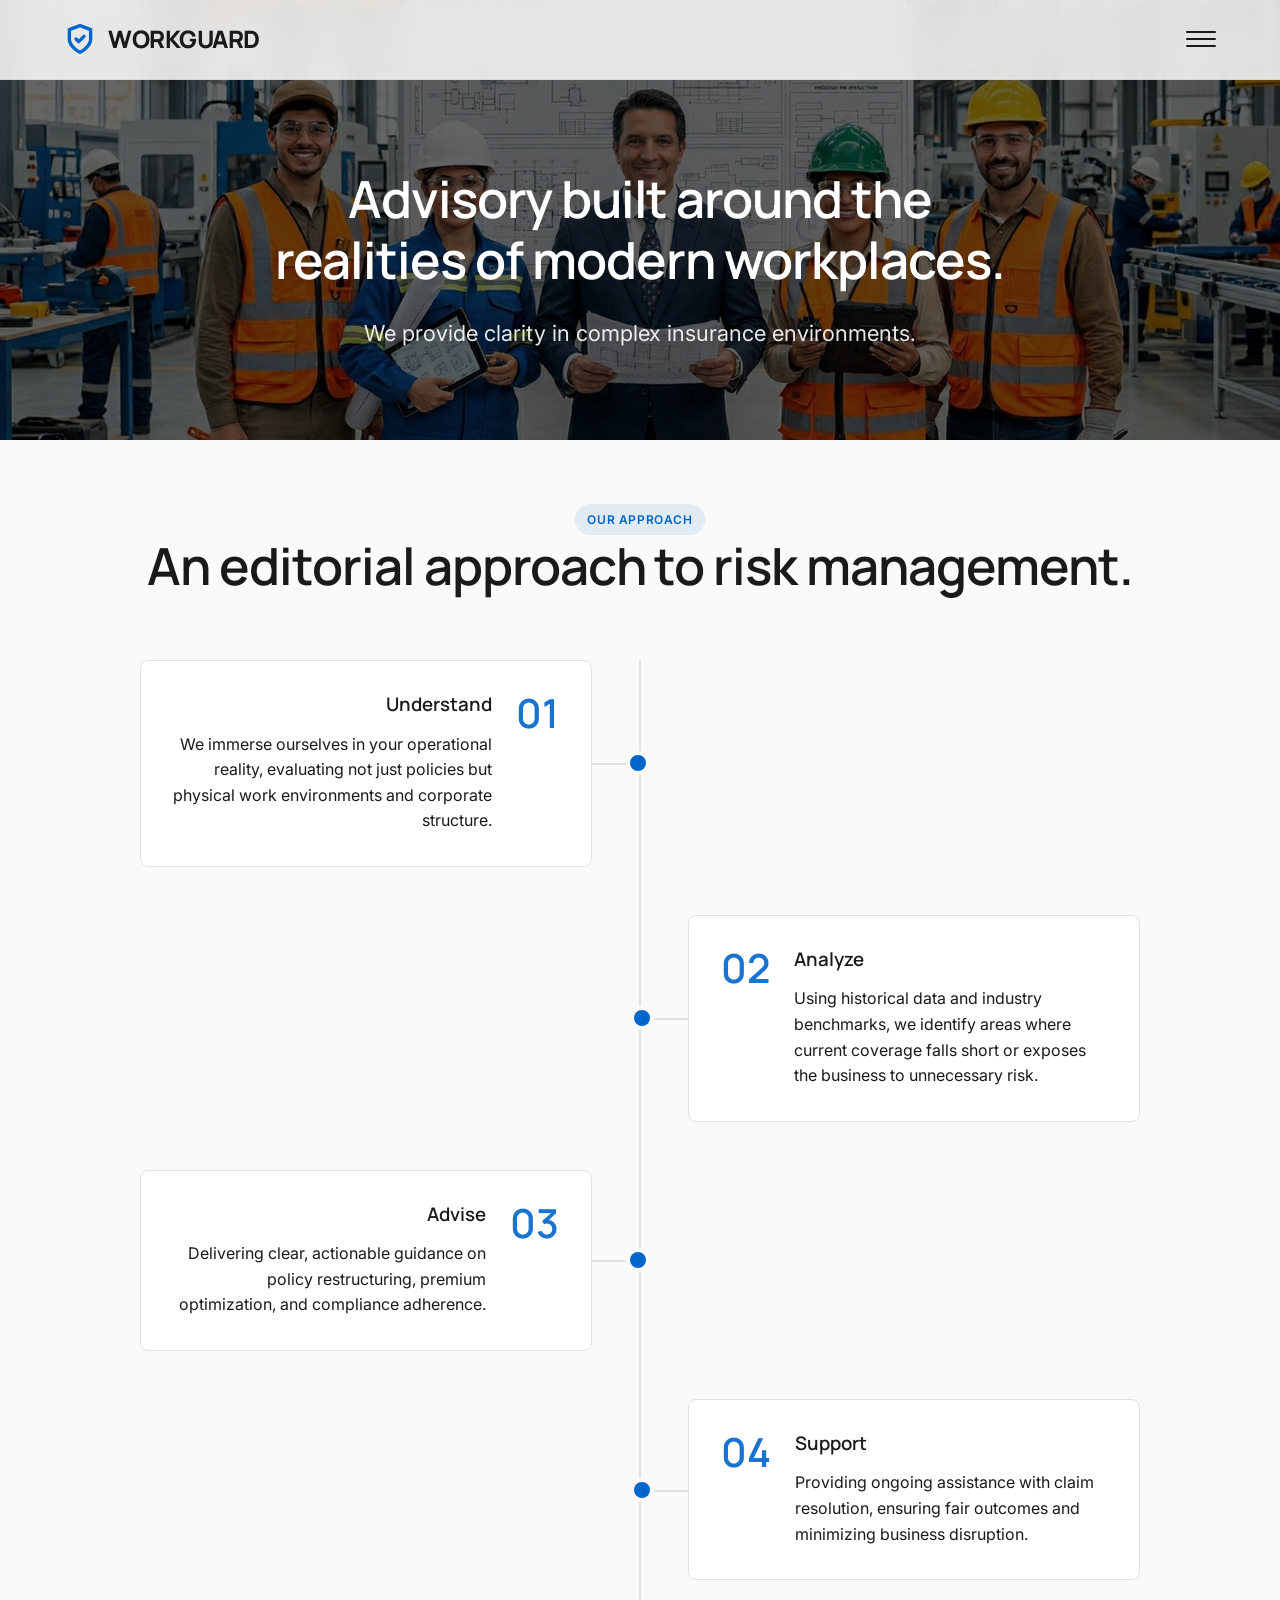
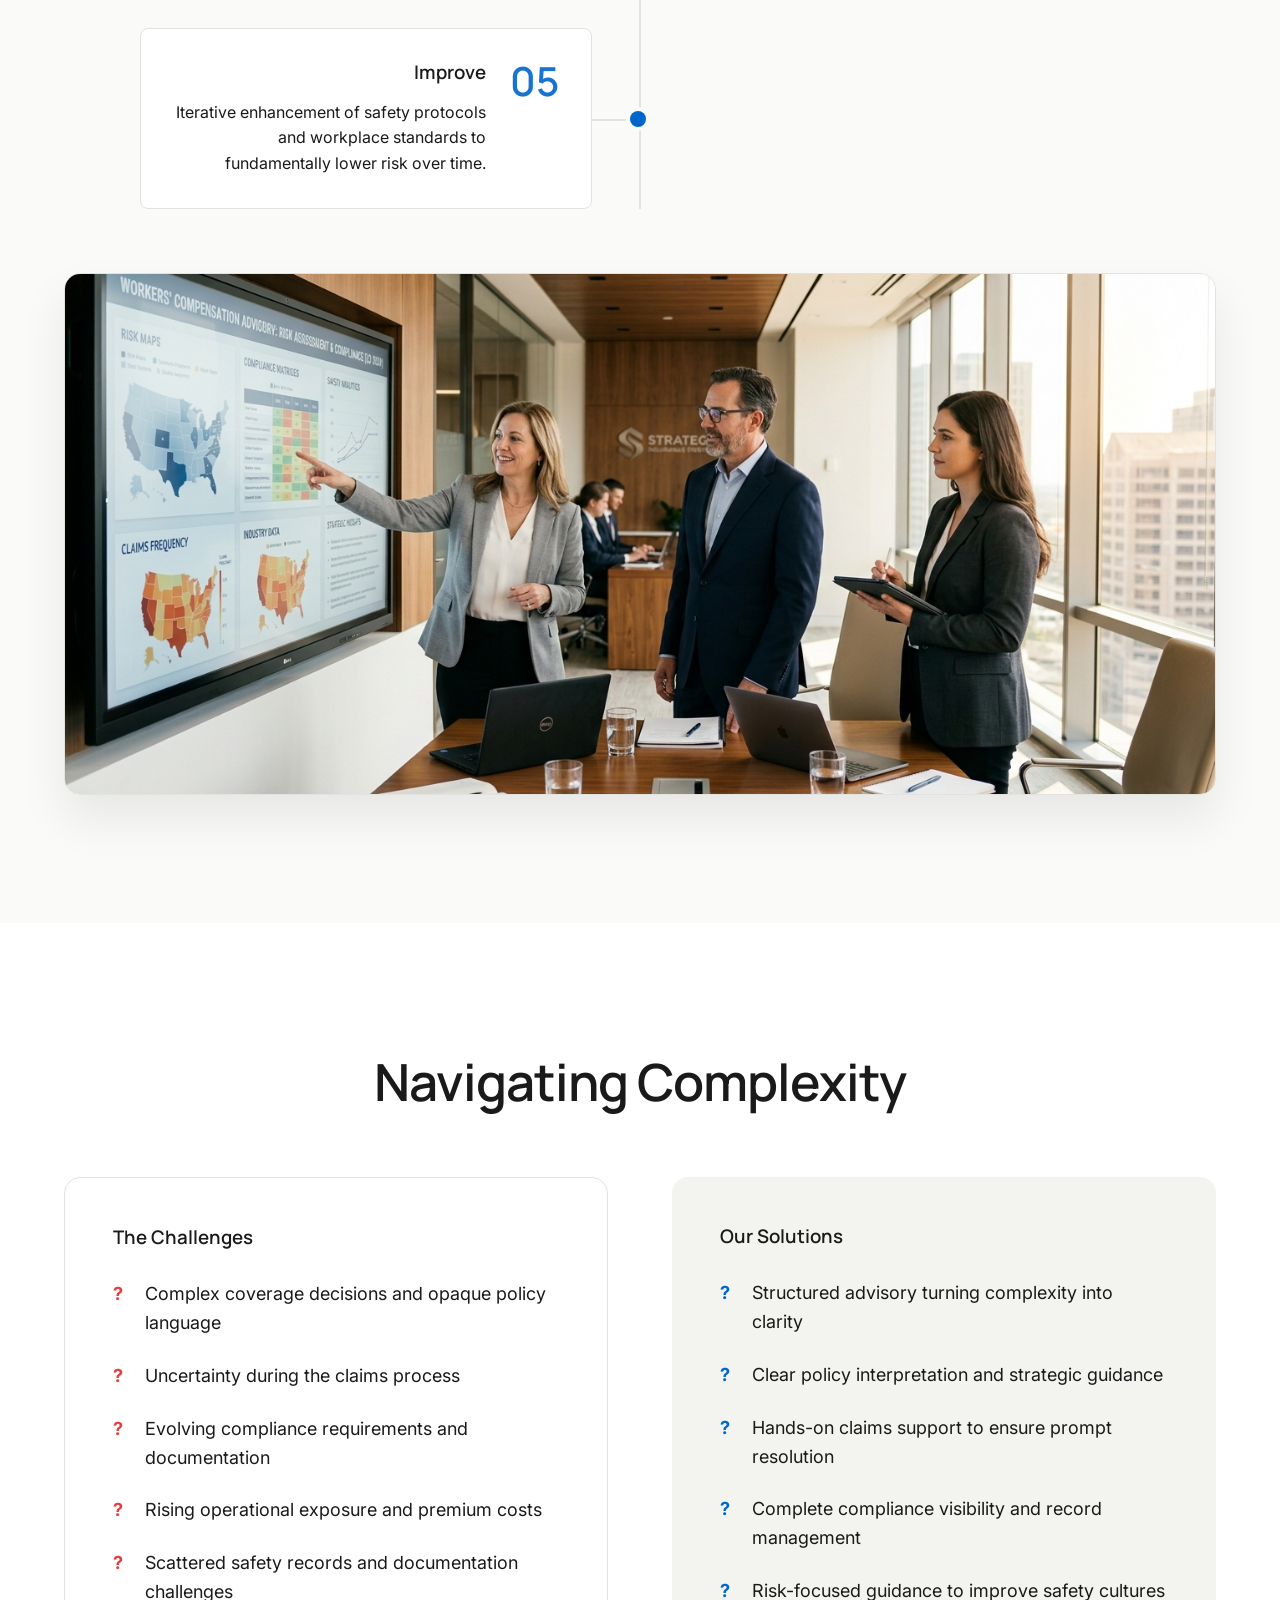
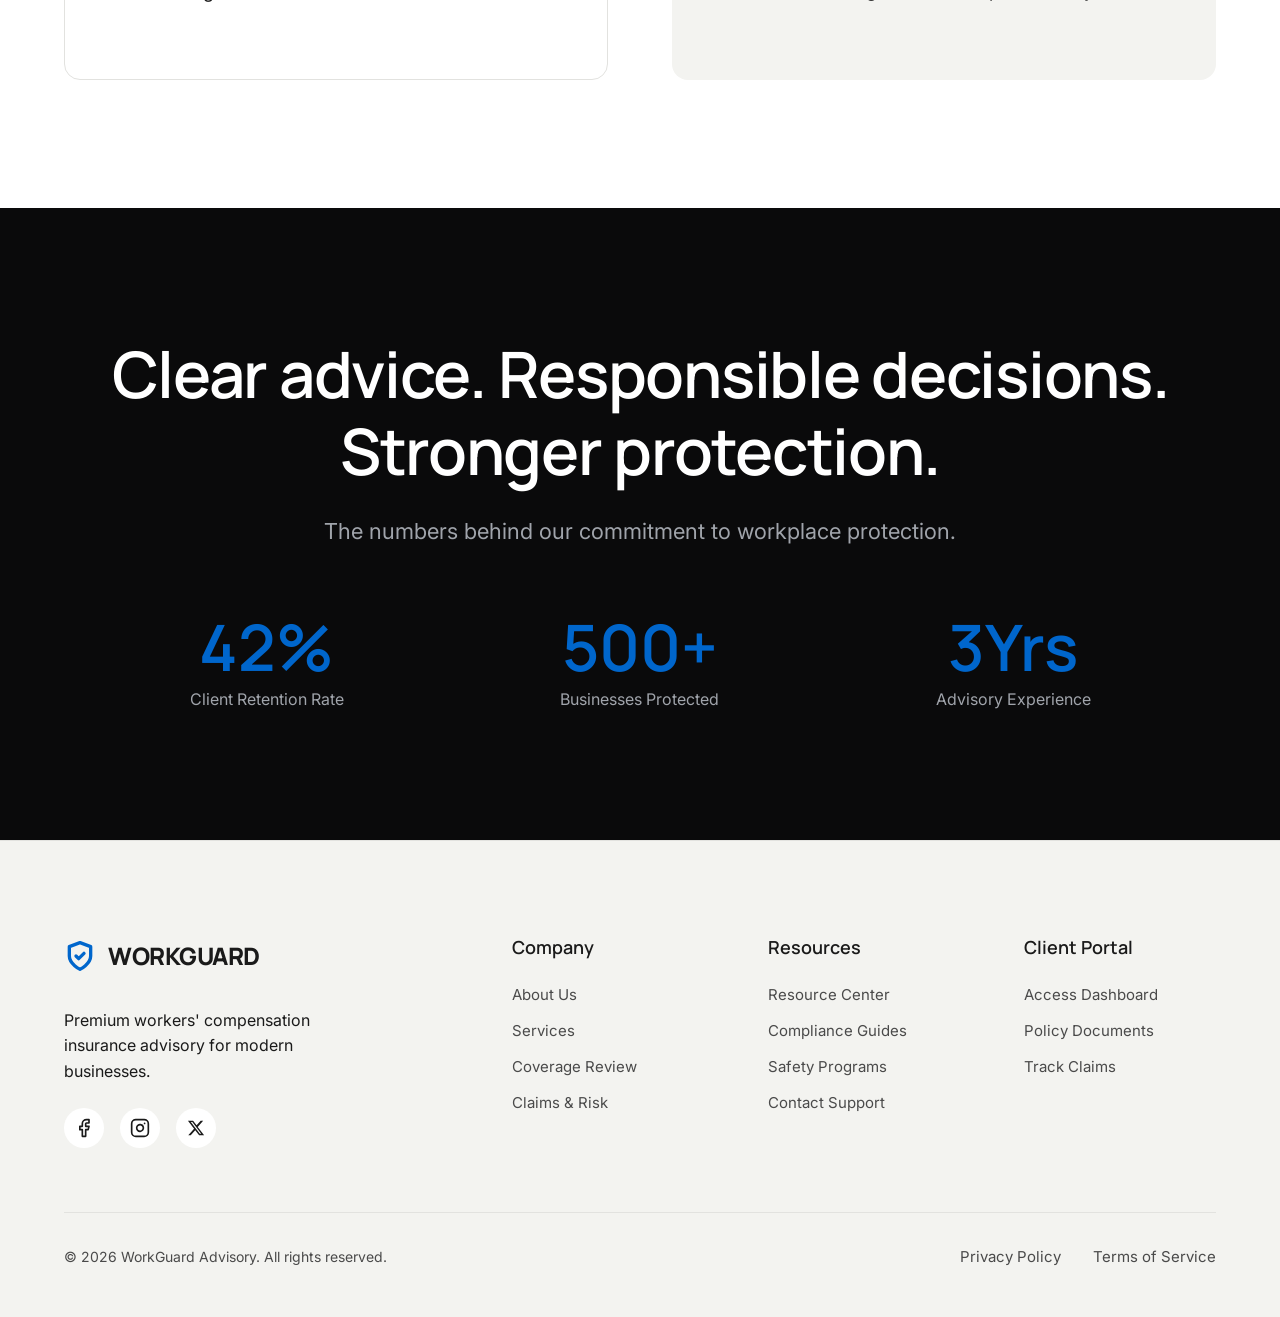
<file: about.html>
<!DOCTYPE html>
<html lang="en" data-theme="light" dir="ltr">
<head>
    <meta charset="UTF-8">
    <meta name="viewport" content="width=device-width, initial-scale=1.0">
    <title>About Us | WorkGuard Advisory</title>
    <link rel="icon" type="image/svg+xml" href="assets/logo/favicon.svg">
    
    <link rel="preconnect" href="https://fonts.googleapis.com">
    <link rel="preconnect" href="https://fonts.gstatic.com" crossorigin>
    <link href="https://fonts.googleapis.com/css2?family=Inter:wght@400;500;600;700&family=Manrope:wght@500;600;700;800&display=swap" rel="stylesheet">
    
    <link rel="stylesheet" href="assets/css/style.css">
    <link rel="stylesheet" href="assets/css/responsive.css">
    
    <style>
        .page-header {
            padding-top: calc(var(--header-height) + 5.5rem);
            padding-bottom: 5.5rem;
            background: var(--bg-secondary);
        }
        
        /* About Hero */
        .about-hero {
            display: flex;
            align-items: center;
            min-height: 60vh;
            position: relative;
        }
        .about-hero-img {
            width: 100%;
            height: 500px;
            object-fit: cover;
            border-radius: var(--radius-lg);
            margin-top: 3rem;
        }

        /* Approach Timeline */
        .approach-timeline {
            display: flex;
            flex-direction: column;
            gap: 3rem;
            max-width: 1000px;
            margin: 0 auto;
            position: relative;
        }
        
        .approach-timeline::before {
            content: '';
            position: absolute;
            left: 50%;
            top: 0;
            bottom: 0;
            width: 2px;
            background: var(--border-color);
            transform: translateX(-50%);
        }

        .approach-step {
            display: flex;
            gap: 1.5rem;
            align-items: flex-start;
            width: calc(50% - 3rem);
            padding: 2rem;
            background: var(--bg-tertiary);
            border: 1px solid var(--border-color);
            border-radius: var(--radius-md);
            transition: all var(--transition-base);
            position: relative;
        }

        .approach-step::after {
            content: '';
            position: absolute;
            top: 50%;
            width: 3rem;
            height: 2px;
            background: var(--border-color);
            z-index: 1;
        }
        
        .approach-step::before {
            content: '';
            position: absolute;
            top: 50%;
            width: 16px;
            height: 16px;
            background: var(--blue-primary);
            border-radius: 50%;
            transform: translateY(-50%);
            z-index: 2;
            box-shadow: 0 0 0 4px var(--bg-main);
        }

        .approach-step:hover {
            border-color: var(--blue-primary);
            box-shadow: var(--shadow-md);
            transform: translateY(-5px);
        }

        .approach-step:nth-child(odd) {
            align-self: flex-start;
            text-align: right;
            flex-direction: row-reverse;
        }

        .approach-step:nth-child(odd)::after {
            right: -3rem;
        }

        .approach-step:nth-child(odd)::before {
            right: calc(-3rem - 8px + 1px);
        }

        .approach-step:nth-child(even) {
            align-self: flex-end;
            text-align: left;
            flex-direction: row;
        }

        .approach-step:nth-child(even)::after {
            left: -3rem;
        }

        .approach-step:nth-child(even)::before {
            left: calc(-3rem - 8px + 1px);
        }

        .step-num {
            font-family: var(--font-heading);
            font-size: 2.5rem;
            font-weight: 600;
            color: var(--blue-primary);
            line-height: 1;
            opacity: 0.9;
            flex-shrink: 0;
        }
        [dir="rtl"] .step-num { text-align: left; }

        /* Problem/Solution */
        .ps-grid {
            display: grid;
            grid-template-columns: 1fr 1fr;
            gap: 4rem;
        }
        .ps-column {
            padding: 3rem;
            border-radius: var(--radius-lg);
        }
        .problems { background: var(--bg-tertiary); border: 1px solid var(--border-color); }
        .solutions { background: var(--bg-secondary); }
        .ps-list {
            list-style: none;
            padding: 0;
            margin-top: 2rem;
        }
        .ps-list li {
            position: relative;
            padding-left: 2rem;
            margin-bottom: 1.5rem;
            font-size: 1.125rem;
        }
        [dir="rtl"] .ps-list li {
            padding-left: 0;
            padding-right: 2rem;
        }
        .problems .ps-list li::before {
            content: "?";
            position: absolute;
            left: 0;
            color: #E53E3E;
            font-weight: bold;
        }
        [dir="rtl"] .problems .ps-list li::before { left: auto; right: 0; }
        
        .solutions .ps-list li::before {
            content: "?";
            position: absolute;
            left: 0;
            color: var(--blue-primary);
            font-weight: bold;
        }
        [dir="rtl"] .solutions .ps-list li::before { left: auto; right: 0; }

        /* Stats */
        .stats-grid {
            display: grid;
            grid-template-columns: repeat(3, 1fr);
            gap: 3rem;
            text-align: center;
            margin-top: 4rem;
        }
        .stat-item h3 {
            font-size: 4rem;
            color: var(--blue-primary);
            margin-bottom: 0.5rem;
            line-height: 1;
        }

        @media (max-width: 768px) {
            .approach-timeline::before {
                left: 0;
                transform: none;
            }
            .approach-step {
                width: calc(100% - 2rem) !important;
                align-self: flex-end !important;
                flex-direction: row !important;
                text-align: left !important;
                padding: 1.5rem;
                gap: 1rem;
            }
            .approach-step::after {
                left: -2rem !important;
                right: auto !important;
                width: 2rem !important;
            }
            .approach-step::before {
                left: -8px !important;
                right: auto !important;
                transform: translateY(-50%) !important;
            }
            .step-num { text-align: left !important; }
            [dir="rtl"] .step-num { text-align: right !important; }
            .ps-grid { grid-template-columns: 1fr; }
            .stats-grid { grid-template-columns: 1fr; gap: 2rem; }
        }
            @media (max-width: 576px) {
            .approach-step {
                flex-direction: column !important;
                align-items: flex-start !important;
                gap: 0.5rem !important;
                padding: 1.5rem 1.25rem !important;
            }
            .step-num {
                margin-bottom: 0.25rem;
            }
        }
    </style>
</head>
<body>

    <!-- NAVBAR (Same structure, different active link) -->
    <header class="navbar">
        <div class="container navbar-container">
            <a href="index.html" class="logo" aria-label="WorkGuard Home">
                <div style="display: flex; align-items: center; gap: 0.75rem;"><img src="assets/logo/favicon.svg" alt="WorkGuard Icon" width="32" height="32"><span style="font-family: var(--font-heading); font-weight: 800; font-size: 1.5rem; letter-spacing: -0.02em; color: var(--text-primary); text-transform: uppercase;">WorkGuard</span></div>
            </a>
            <nav class="nav-links">
                <a href="index.html" class="nav-link">Home 1</a>
                <a href="home-2.html" class="nav-link">Home 2</a>
                <a href="about.html" class="nav-link active">About</a>
                <a href="services.html" class="nav-link">Services</a>
                <a href="coverage.html" class="nav-link">Coverage</a>
                <a href="claims-risk.html" class="nav-link">Claims & Risk</a>
                <a href="resources.html" class="nav-link">Resources</a>
                <a href="contact.html" class="nav-link">Contact</a>
                <a href="dashboard.html" class="nav-link">Dashboard</a>
            </nav>
            <div class="nav-controls">
                <button class="icon-btn js-theme-toggle" aria-label="Toggle Theme"></button>
                <button class="icon-btn js-dir-toggle" aria-label="Toggle RTL" style="display: flex;">
                    <svg width="20" height="20" viewBox="0 0 24 24" fill="none" stroke="currentColor" stroke-width="2" stroke-linecap="round" stroke-linejoin="round">
                        <path d="M21 9H7M21 9L17 5M21 9L17 13M3 15h14M3 15l4-4M3 15l4 4"/>
                    </svg>
                </button>
                <a href="login.html" class="btn btn-primary" style="padding: 0.5rem 1.25rem;">Login</a>
                <button class="hamburger" aria-label="Menu"><span></span><span></span><span></span></button>
            </div>
        </div>
    </header>
    
    <div class="mobile-menu">
        <button class="icon-btn js-menu-close" aria-label="Close Menu" style="align-self: flex-end; margin-bottom: 2rem; margin-top: -3rem; margin-right: -1rem;">
            <svg width="24" height="24" viewBox="0 0 24 24" fill="none" stroke="currentColor" stroke-width="2" stroke-linecap="round" stroke-linejoin="round">
                <line x1="18" y1="6" x2="6" y2="18"></line>
                <line x1="6" y1="6" x2="18" y2="18"></line>
            </svg>
        </button>
        <nav class="mobile-nav-links">
            <a href="index.html" class="mobile-nav-link">Home 1</a>
            <a href="home-2.html" class="mobile-nav-link">Home 2</a>
            <a href="about.html" class="mobile-nav-link text-blue">About</a>
            <a href="services.html" class="mobile-nav-link">Services</a>
            <a href="coverage.html" class="mobile-nav-link">Coverage</a>
            <a href="claims-risk.html" class="mobile-nav-link">Claims & Risk</a>
            <a href="resources.html" class="mobile-nav-link">Resources</a>
            <a href="contact.html" class="mobile-nav-link">Contact</a>
            <a href="dashboard.html" class="mobile-nav-link">Dashboard</a>
        </nav>
        <div class="mobile-controls" style="display: flex; justify-content: center; gap: 1rem; margin-top: 0.5rem; margin-bottom: 0.5rem;">
            <button class="icon-btn js-theme-toggle" aria-label="Toggle Theme"></button>
            <button class="icon-btn js-dir-toggle" aria-label="Toggle RTL">
                <svg width="24" height="24" viewBox="0 0 24 24" fill="none" stroke="currentColor" stroke-width="2" stroke-linecap="round" stroke-linejoin="round">
                    <path d="M21 9H7M21 9L17 5M21 9L17 13M3 15h14M3 15l4-4M3 15l4 4"/>
                </svg>
            </button>
        </div>
        <a href="login.html" class="btn btn-primary" style="text-align: center; width: 100%; margin-top: 0.5rem;">Login</a>
    </div>

    <main>
        <!-- SECTION 01 ? HERO -->
        <section class="page-header js-reveal" style="background: linear-gradient(rgba(0,0,0,0.6), rgba(0,0,0,0.6)), url('assets/images/about-hero.png') no-repeat center center/cover;">
            <div class="container text-center" style="max-width: 1000px;">
                <h1 class="text-h1" style="color: #ffffff; font-size: clamp(2.25rem, 4vw, 3.5rem);">Advisory built around the<br>realities of modern workplaces.</h1>
                <p class="text-lead" style="margin-top: 1.5rem; color: rgba(255, 255, 255, 0.9);">We provide clarity in complex insurance environments.</p>
            </div>
        </section>

        <!-- SECTION 02 ? OUR APPROACH -->
        <section class="section js-reveal" style="padding-top: 4rem;">
            <div class="container">
                <div class="text-center" style="margin-bottom: 4rem;">
                    <span class="badge">Our Approach</span>
                    <h2 class="text-h2">An editorial approach to risk management.</h2>
                </div>
                
                <div class="approach-timeline">
                    <div class="approach-step">
                        <div class="step-num">01</div>
                        <div>
                            <h3>Understand</h3>
                            <p class="text-secondary">We immerse ourselves in your operational reality, evaluating not just policies but physical work environments and corporate structure.</p>
                        </div>
                    </div>
                    <div class="approach-step">
                        <div class="step-num">02</div>
                        <div>
                            <h3>Analyze</h3>
                            <p class="text-secondary">Using historical data and industry benchmarks, we identify areas where current coverage falls short or exposes the business to unnecessary risk.</p>
                        </div>
                    </div>
                    <div class="approach-step">
                        <div class="step-num">03</div>
                        <div>
                            <h3>Advise</h3>
                            <p class="text-secondary">Delivering clear, actionable guidance on policy restructuring, premium optimization, and compliance adherence.</p>
                        </div>
                    </div>
                    <div class="approach-step">
                        <div class="step-num">04</div>
                        <div>
                            <h3>Support</h3>
                            <p class="text-secondary">Providing ongoing assistance with claim resolution, ensuring fair outcomes and minimizing business disruption.</p>
                        </div>
                    </div>
                    <div class="approach-step">
                        <div class="step-num">05</div>
                        <div>
                            <h3>Improve</h3>
                            <p class="text-secondary">Iterative enhancement of safety protocols and workplace standards to fundamentally lower risk over time.</p>
                        </div>
                    </div>
                </div>
                
                <div style="margin-top: 4rem; border-radius: var(--radius-lg); overflow: hidden; box-shadow: var(--shadow-lg); border: 1px solid var(--border-color);">
                    <img src="assets/images/advisory-team.jpg" alt="Workers' Compensation Insurance Advisory Team" style="width: 100%; height: auto; max-height: 520px; object-fit: cover; display: block;">
                </div>
            </div>
        </section>

        <!-- SECTION 03 ? WHY BUSINESSES NEED ADVISORY -->
        <section class="section" style="background: var(--bg-tertiary);">
            <div class="container js-reveal">
                <h2 class="text-h2 text-center" style="margin-bottom: 4rem;">Navigating Complexity</h2>
                
                <div class="ps-grid">
                    <div class="ps-column problems">
                        <h3>The Challenges</h3>
                        <ul class="ps-list">
                            <li>Complex coverage decisions and opaque policy language</li>
                            <li>Uncertainty during the claims process</li>
                            <li>Evolving compliance requirements and documentation</li>
                            <li>Rising operational exposure and premium costs</li>
                            <li>Scattered safety records and documentation challenges</li>
                        </ul>
                    </div>
                    <div class="ps-column solutions">
                        <h3>Our Solutions</h3>
                        <ul class="ps-list">
                            <li>Structured advisory turning complexity into clarity</li>
                            <li>Clear policy interpretation and strategic guidance</li>
                            <li>Hands-on claims support to ensure prompt resolution</li>
                            <li>Complete compliance visibility and record management</li>
                            <li>Risk-focused guidance to improve safety cultures</li>
                        </ul>
                    </div>
                </div>
            </div>
        </section>

        <!-- SECTION 04 ? TRUST & RESPONSIBILITY -->
        <section class="section section-dark text-center js-reveal">
            <div class="container" style="max-width: 1200px;">
                <h2 class="text-h1">Clear advice. Responsible decisions. Stronger protection.</h2>
                <p class="text-lead text-secondary" style="margin-top: 1.5rem; max-width: 800px; margin-left: auto; margin-right: auto;">The numbers behind our commitment to workplace protection.</p>
                
                <div class="stats-grid">
                    <div class="stat-item">
                        <h3 class="js-counter" data-target="98" data-suffix="%">0%</h3>
                        <p class="text-secondary">Client Retention Rate</p>
                    </div>
                    <div class="stat-item">
                        <h3 class="js-counter" data-target="500" data-suffix="+">0+</h3>
                        <p class="text-secondary">Businesses Protected</p>
                    </div>
                    <div class="stat-item">
                        <h3 class="js-counter" data-target="15" data-suffix="Yrs">0Yrs</h3>
                        <p class="text-secondary">Advisory Experience</p>
                    </div>
                </div>
            </div>
        </section>
    </main>

    <!-- FOOTER (Same as index.html) -->
    <footer class="footer">
        <div class="container">
            <div class="footer-grid">
                <div class="footer-col">
                    <div style="display: flex; align-items: center; gap: 0.75rem; margin-bottom: 2rem;"><img src="assets/logo/favicon.svg" alt="WorkGuard Icon" width="32" height="32"><span style="font-family: var(--font-heading); font-weight: 800; font-size: 1.5rem; letter-spacing: -0.02em; color: var(--text-primary); text-transform: uppercase;">WorkGuard</span></div>
                    <p class="text-secondary" style="max-width: 250px;">Premium workers' compensation insurance advisory for modern businesses.</p>
                    <div class="social-links" style="margin-top: 1.5rem;">
                        <a href="#" class="social-link" aria-label="Facebook">
                            <svg width="20" height="20" viewBox="0 0 24 24" fill="none" stroke="currentColor" stroke-width="2" stroke-linecap="round" stroke-linejoin="round"><path d="M18 2h-3a5 5 0 0 0-5 5v3H7v4h3v8h4v-8h3l1-4h-4V7a1 1 0 0 1 1-1h3z"></path></svg>
                        </a>
                        <a href="#" class="social-link" aria-label="Instagram">
                            <svg width="20" height="20" viewBox="0 0 24 24" fill="none" stroke="currentColor" stroke-width="2" stroke-linecap="round" stroke-linejoin="round"><rect x="2" y="2" width="20" height="20" rx="5" ry="5"></rect><path d="M16 11.37A4 4 0 1 1 12.63 8 4 4 0 0 1 16 11.37z"></path><line x1="17.5" y1="6.5" x2="17.51" y2="6.5"></line></svg>
                        </a>
                        <a href="#" class="social-link" aria-label="X">
                            <svg width="18" height="18" viewBox="0 0 24 24" fill="currentColor" stroke="none"><path d="M18.244 2.25h3.308l-7.227 8.26 8.502 11.24H16.17l-5.214-6.817L4.99 21.75H1.68l7.73-8.835L1.254 2.25H8.08l4.713 6.231zm-1.161 17.52h1.833L7.084 4.126H5.117z"/></svg>
                        </a>
                    </div>
                </div>
                <div class="footer-col">
                    <h4>Company</h4>
                    <div class="footer-links">
                        <a href="about.html" class="footer-link">About Us</a>
                        <a href="services.html" class="footer-link">Services</a>
                        <a href="coverage.html" class="footer-link">Coverage Review</a>
                        <a href="claims-risk.html" class="footer-link">Claims & Risk</a>
                    </div>
                </div>
                <div class="footer-col">
                    <h4>Resources</h4>
                    <div class="footer-links">
                        <a href="resources.html" class="footer-link">Resource Center</a>
                        <a href="#" class="footer-link">Compliance Guides</a>
                        <a href="#" class="footer-link">Safety Programs</a>
                        <a href="contact.html" class="footer-link">Contact Support</a>
                    </div>
                </div>
                <div class="footer-col">
                    <h4>Client Portal</h4>
                    <div class="footer-links">
                        <a href="dashboard.html" class="footer-link">Access Dashboard</a>
                        <a href="dashboard.html" class="footer-link">Policy Documents</a>
                        <a href="dashboard.html" class="footer-link">Track Claims</a>
                    </div>
                </div>
            </div>
            <div class="footer-bottom">
                <p>&copy; 2026 WorkGuard Advisory. All rights reserved.</p>
                <div class="footer-links" style="flex-direction: row; gap: 2rem;">
                    <a href="#" class="footer-link">Privacy Policy</a>
                    <a href="#" class="footer-link">Terms of Service</a>
                </div>
            </div>
        </div>
    </footer>

    <script src="assets/js/main.js"></script>
    <script src="assets/js/animations.js"></script>
</body>
</html>
</file>
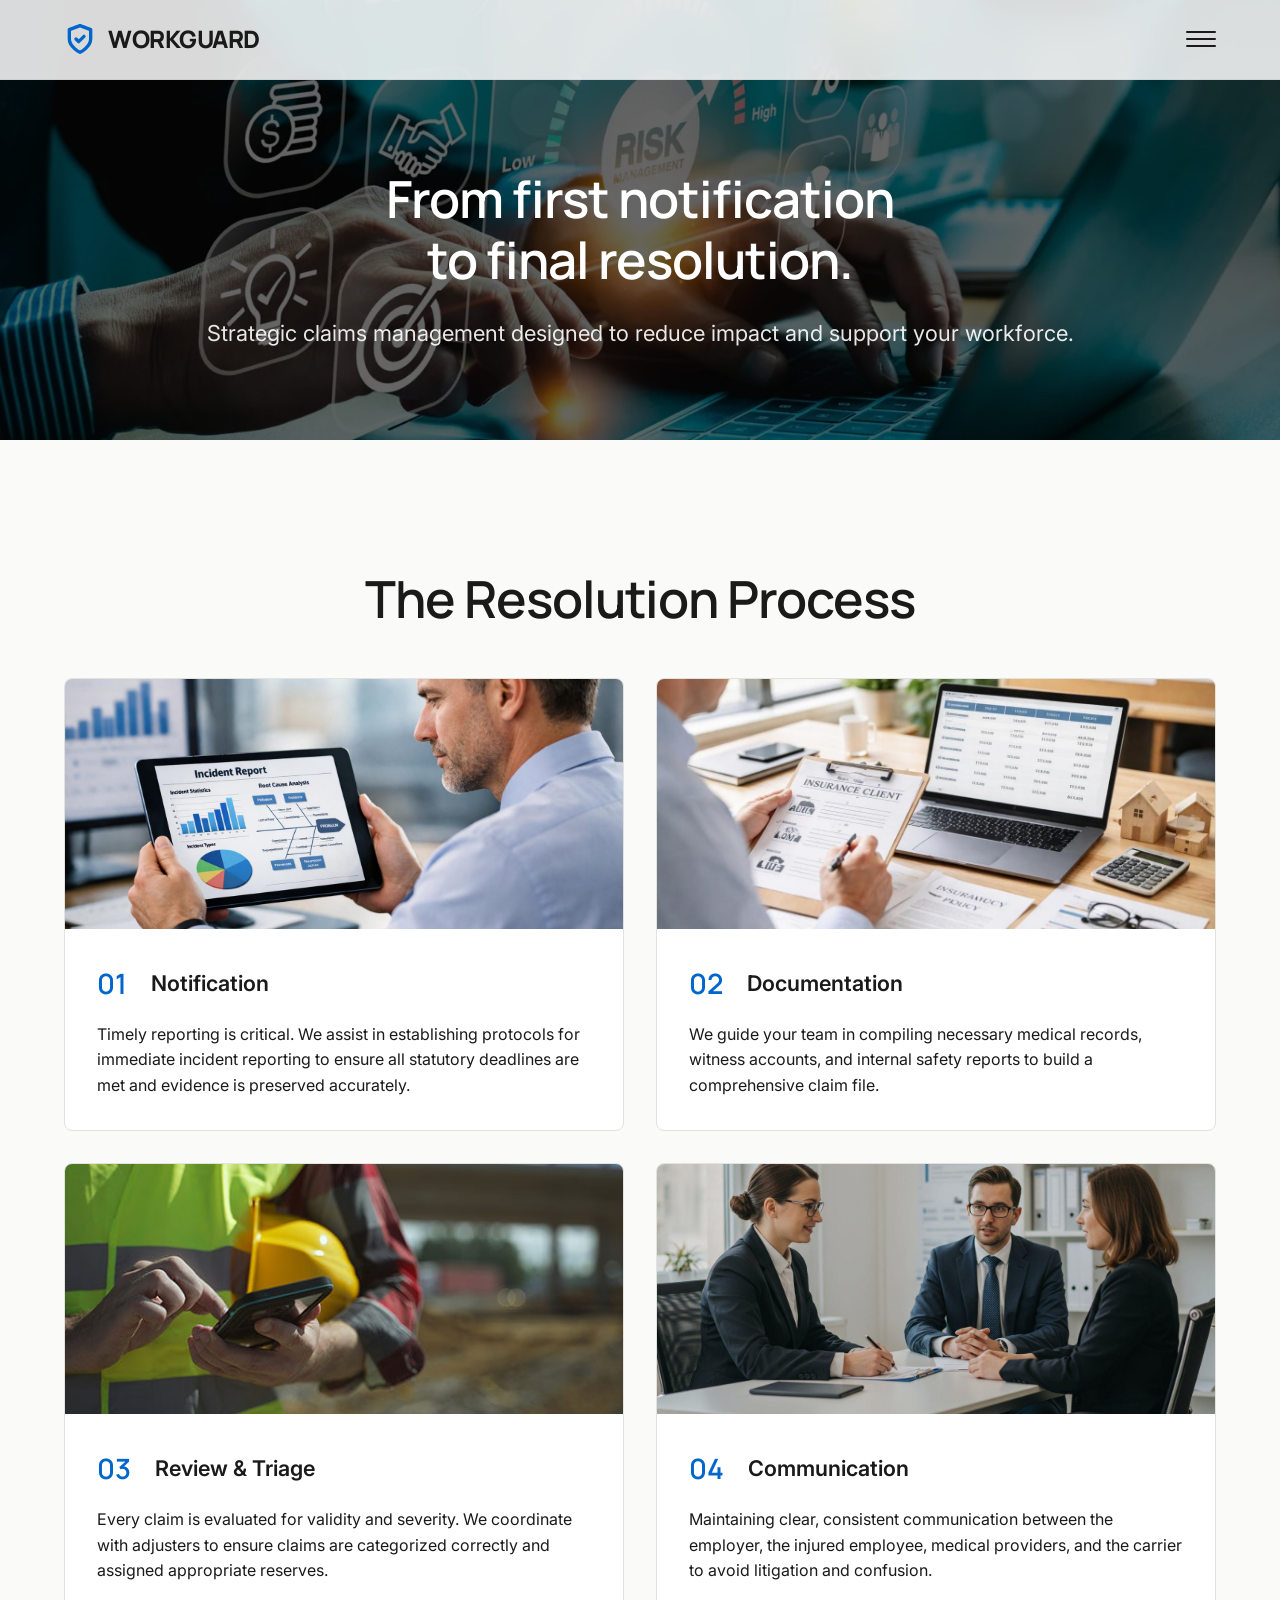
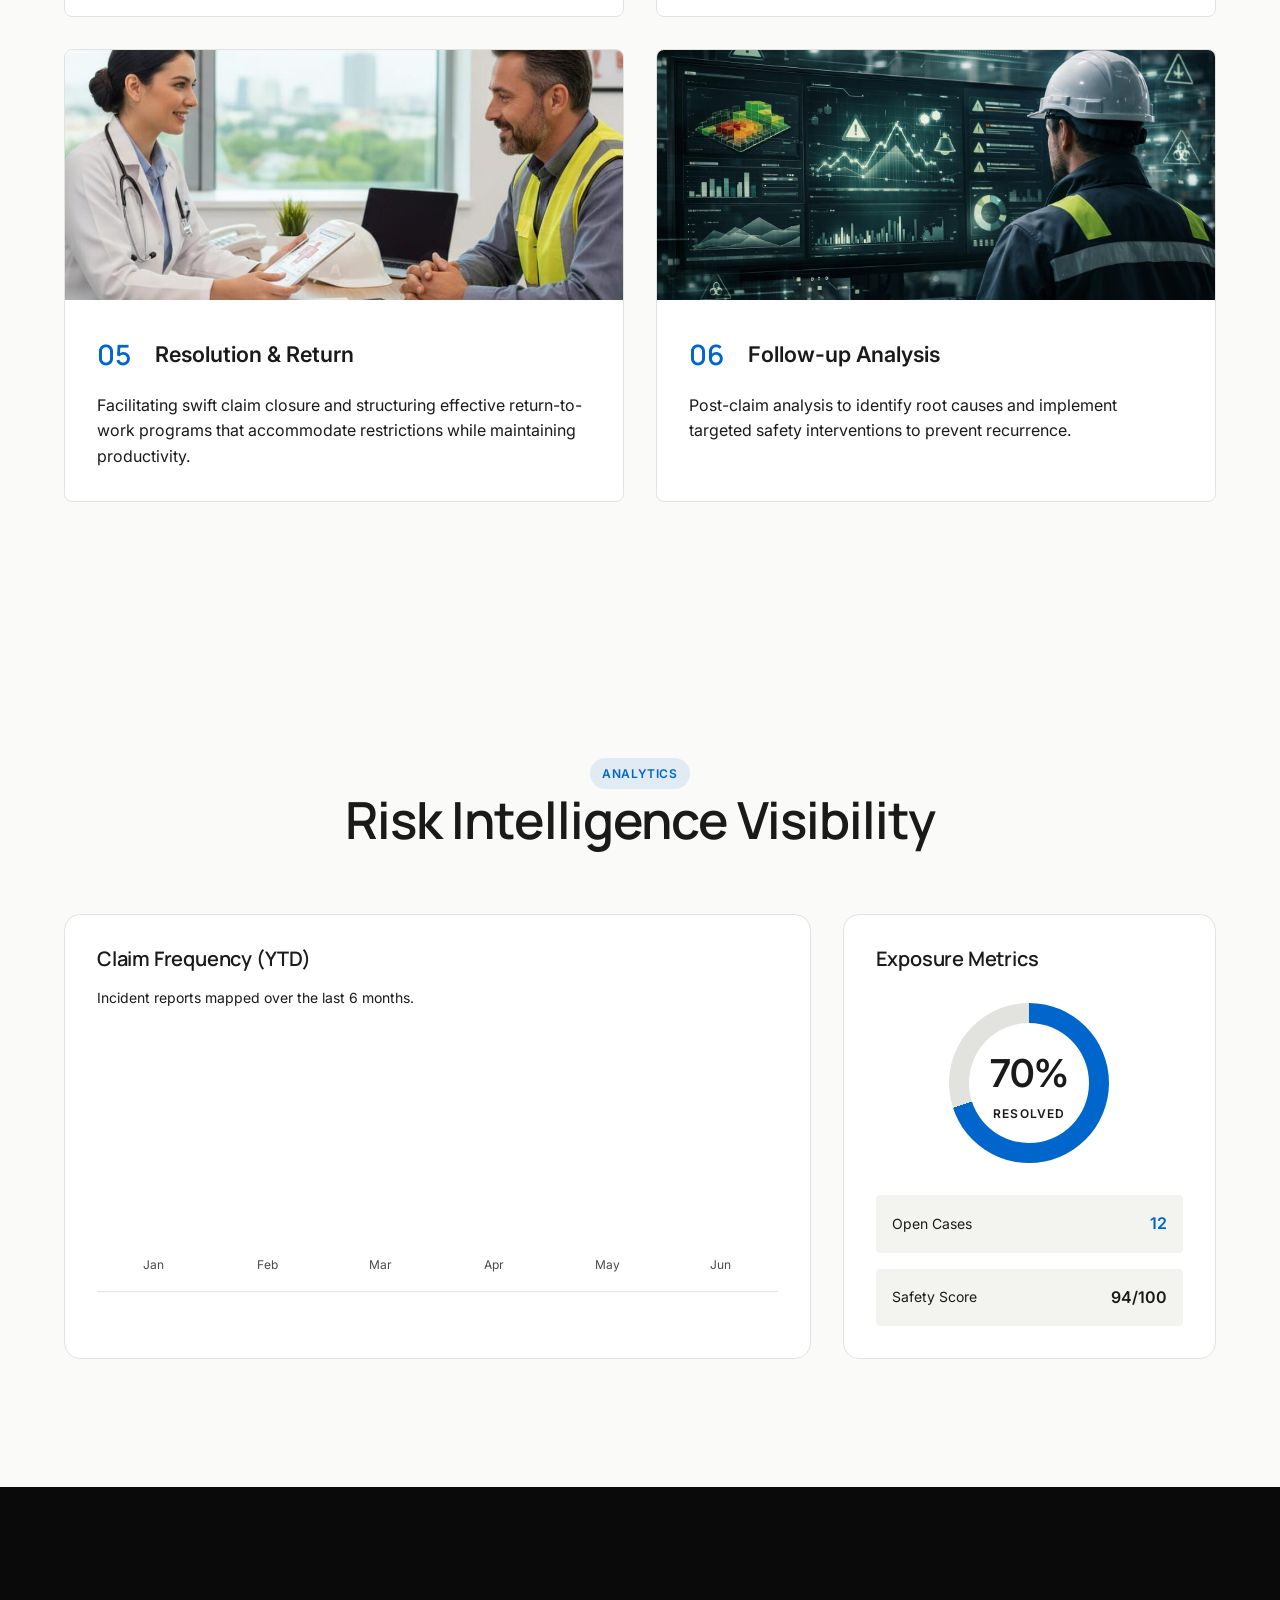
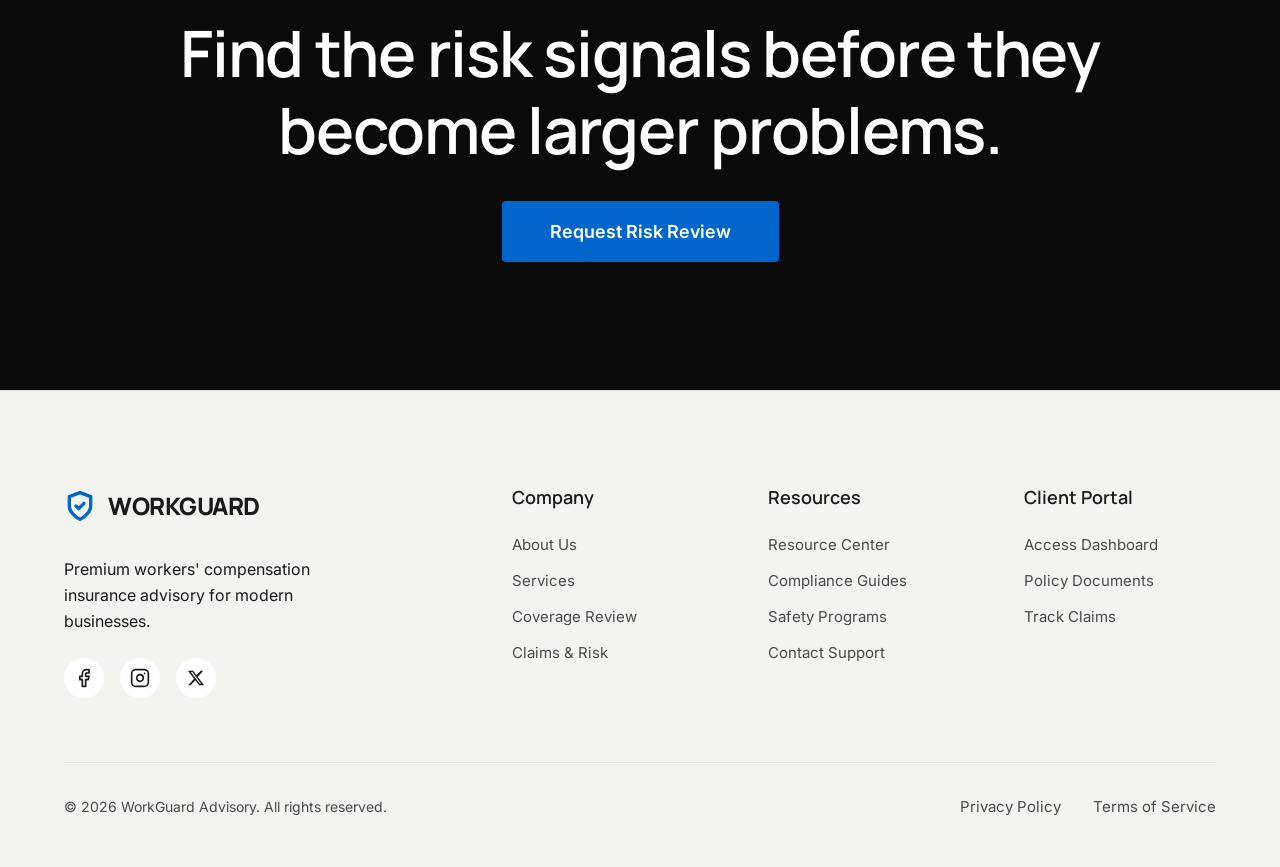
<file: claims-risk.html>
<!DOCTYPE html>
<html lang="en" data-theme="light" dir="ltr">
<head>
    <meta charset="UTF-8">
    <meta name="viewport" content="width=device-width, initial-scale=1.0">
    <title>Claims & Risk | WorkGuard Advisory</title>
    <link rel="icon" type="image/svg+xml" href="assets/logo/favicon.svg">
    
    <link rel="preconnect" href="https://fonts.googleapis.com">
    <link rel="preconnect" href="https://fonts.gstatic.com" crossorigin>
    <link href="https://fonts.googleapis.com/css2?family=Inter:wght@400;500;600;700&family=Manrope:wght@500;600;700;800&display=swap" rel="stylesheet">
    
    <link rel="stylesheet" href="assets/css/style.css">
    <link rel="stylesheet" href="assets/css/responsive.css">
    
    <style>
        .page-header {
            padding-top: calc(var(--header-height) + 5.5rem);
            padding-bottom: 5.5rem;
            background: var(--bg-secondary);
        }

        /* Hero Animation Setup */
        .claim-anim-container {
            background: var(--bg-secondary);
            border-radius: var(--radius-lg);
            border: 1px solid var(--border-color);
            padding: 4rem;
            position: relative;
            overflow: hidden;
            display: flex;
            align-items: center;
            justify-content: space-between;
            margin-top: 4rem;
        }
        .anim-node {
            width: 80px;
            height: 80px;
            background: var(--bg-tertiary);
            border: 2px solid var(--border-color);
            border-radius: 50%;
            display: flex;
            align-items: center;
            justify-content: center;
            position: relative;
            z-index: 2;
            color: var(--text-secondary);
        }
        .anim-node.active {
            border-color: var(--blue-primary);
            color: var(--blue-primary);
            box-shadow: 0 0 20px var(--blue-light);
        }
        .anim-line {
            position: absolute;
            top: 50%;
            left: 10%;
            right: 10%;
            height: 2px;
            background: var(--border-color);
            z-index: 1;
        }
        .anim-line-progress {
            height: 100%;
            background: var(--blue-primary);
            width: 50%; /* Animated via CSS/JS conceptually */
            transition: width 2s ease;
        }

        /* Large Interactive Process -> Converted to Cards */
        .process-list {
            display: grid;
            grid-template-columns: repeat(2, 1fr);
            gap: 2rem;
            max-width: 1200px;
            margin: 0 auto;
        }
        .process-item {
            background: var(--bg-tertiary);
            border: 1px solid var(--border-color);
            border-radius: var(--radius-md);
            overflow: hidden;
            display: flex;
            flex-direction: column;
            transition: transform var(--transition-base), box-shadow var(--transition-base), border-color var(--transition-base);
        }
        .process-item:hover {
            transform: translateY(-5px);
            box-shadow: var(--shadow-md);
            border-color: var(--blue-primary);
        }
        .process-header {
            padding: 2rem 2rem 1rem;
            display: flex;
            align-items: center;
            gap: 1.5rem;
        }
        .process-num {
            font-family: var(--font-heading);
            font-size: 1.75rem;
            font-weight: 600;
            color: var(--blue-primary);
        }
        .process-title {
            font-size: 1.35rem;
            font-weight: 600;
            flex-grow: 1;
        }
        .process-icon {
            display: none; /* Hide accordion arrows */
        }
        .process-content {
            padding: 0 2rem 2rem;
            opacity: 1;
            overflow: visible;
        }
        .process-content p {
            margin: 0;
            line-height: 1.6;
            font-weight: 400;
        }
        
        @media (max-width: 768px) {
            .process-list {
                grid-template-columns: 1fr;
            }
        }

        /* Risk Intelligence Charts (CSS only) */
        .chart-grid {
            display: grid;
            grid-template-columns: 2fr 1fr;
            gap: 2rem;
            margin-top: 4rem;
        }
        .chart-card {
            background: var(--bg-tertiary);
            border: 1px solid var(--border-color);
            border-radius: var(--radius-lg);
            padding: 2rem;
        }
        
        /* Bar Chart */
        .bar-chart-container {
            display: flex;
            align-items: flex-end;
            justify-content: space-around;
            height: 250px;
            margin-top: 2rem;
            padding-bottom: 1rem;
            border-bottom: 1px solid var(--border-color);
        }
        .bar-wrap {
            display: flex;
            flex-direction: column;
            align-items: center;
            gap: 0.5rem;
            width: 40px;
        }
        .bar {
            width: 100%;
            background: var(--bg-secondary);
            border-radius: 4px 4px 0 0;
            position: relative;
            transition: height 1s ease, background 0.3s;
        }
        .bar:hover, .bar.active {
            background: var(--blue-primary);
        }
        .bar-label { font-size: 0.75rem; color: var(--text-secondary); }
        
        /* Donut Chart */
        .donut-container {
            position: relative;
            width: 160px;
            height: 160px;
            margin: 2rem auto;
            border-radius: 50%;
            background: conic-gradient(var(--blue-primary) 70%, var(--border-color) 0);
            display: flex;
            align-items: center;
            justify-content: center;
        }
        .donut-inner {
            width: 120px;
            height: 120px;
            background: var(--bg-tertiary);
            border-radius: 50%;
            display: flex;
            flex-direction: column;
            align-items: center;
            justify-content: center;
        }
        
        /* Indicators */
        .indicator-list {
            margin-top: 2rem;
            display: flex;
            flex-direction: column;
            gap: 1rem;
        }
        .indicator-item {
            display: flex;
            justify-content: space-between;
            align-items: center;
            padding: 1rem;
            background: var(--bg-secondary);
            border-radius: var(--radius-sm);
        }
        
        @media (max-width: 1024px) {
            .chart-grid { grid-template-columns: 1fr; }
            .claim-anim-container { padding: 2rem; flex-wrap: wrap; justify-content: center; gap: 2rem; }
            .anim-line { display: none; }
        }
        @media (max-width: 768px) {
            .process-header { padding: 1.5rem; gap: 1rem; }
        }
    </style>
</head>
<body>

    <!-- NAVBAR -->
    <header class="navbar">
        <div class="container navbar-container">
            <a href="index.html" class="logo" aria-label="WorkGuard Home">
                <div style="display: flex; align-items: center; gap: 0.75rem;"><img src="assets/logo/favicon.svg" alt="WorkGuard Icon" width="32" height="32"><span style="font-family: var(--font-heading); font-weight: 800; font-size: 1.5rem; letter-spacing: -0.02em; color: var(--text-primary); text-transform: uppercase;">WorkGuard</span></div>
            </a>
            <nav class="nav-links">
                <a href="index.html" class="nav-link">Home 1</a>
                <a href="home-2.html" class="nav-link">Home 2</a>
                <a href="about.html" class="nav-link">About</a>
                <a href="services.html" class="nav-link">Services</a>
                <a href="coverage.html" class="nav-link">Coverage</a>
                <a href="claims-risk.html" class="nav-link active">Claims & Risk</a>
                <a href="resources.html" class="nav-link">Resources</a>
                <a href="contact.html" class="nav-link">Contact</a>
                <a href="dashboard.html" class="nav-link">Dashboard</a>
            </nav>
            <div class="nav-controls">
                <button class="icon-btn js-theme-toggle" aria-label="Toggle Theme"></button>
                <button class="icon-btn js-dir-toggle" aria-label="Toggle RTL" style="display: flex;">
                    <svg width="20" height="20" viewBox="0 0 24 24" fill="none" stroke="currentColor" stroke-width="2" stroke-linecap="round" stroke-linejoin="round">
                        <path d="M21 9H7M21 9L17 5M21 9L17 13M3 15h14M3 15l4-4M3 15l4 4"/>
                    </svg>
                </button>
                <a href="login.html" class="btn btn-primary" style="padding: 0.5rem 1.25rem;">Login</a>
                <button class="hamburger" aria-label="Menu"><span></span><span></span><span></span></button>
            </div>
        </div>
    </header>
    
    <div class="mobile-menu">
        <button class="icon-btn js-menu-close" aria-label="Close Menu" style="align-self: flex-end; margin-bottom: 2rem; margin-top: -3rem; margin-right: -1rem;">
            <svg width="24" height="24" viewBox="0 0 24 24" fill="none" stroke="currentColor" stroke-width="2" stroke-linecap="round" stroke-linejoin="round">
                <line x1="18" y1="6" x2="6" y2="18"></line>
                <line x1="6" y1="6" x2="18" y2="18"></line>
            </svg>
        </button>
        <nav class="mobile-nav-links">
            <a href="index.html" class="mobile-nav-link">Home 1</a>
            <a href="home-2.html" class="mobile-nav-link">Home 2</a>
            <a href="about.html" class="mobile-nav-link">About</a>
            <a href="services.html" class="mobile-nav-link">Services</a>
            <a href="coverage.html" class="mobile-nav-link">Coverage</a>
            <a href="claims-risk.html" class="mobile-nav-link text-blue">Claims & Risk</a>
            <a href="resources.html" class="mobile-nav-link">Resources</a>
            <a href="contact.html" class="mobile-nav-link">Contact</a>
            <a href="dashboard.html" class="mobile-nav-link">Dashboard</a>
        </nav>
        <div class="mobile-controls" style="display: flex; justify-content: center; gap: 1rem; margin-top: 0.5rem; margin-bottom: 0.5rem;">
            <button class="icon-btn js-theme-toggle" aria-label="Toggle Theme"></button>
            <button class="icon-btn js-dir-toggle" aria-label="Toggle RTL">
                <svg width="24" height="24" viewBox="0 0 24 24" fill="none" stroke="currentColor" stroke-width="2" stroke-linecap="round" stroke-linejoin="round">
                    <path d="M21 9H7M21 9L17 5M21 9L17 13M3 15h14M3 15l4-4M3 15l4 4"/>
                </svg>
            </button>
        </div>
        <a href="login.html" class="btn btn-primary" style="text-align: center; width: 100%; margin-top: 0.5rem;">Login</a>
    </div>

    <main>
        <!-- SECTION 01 — CLAIMS HERO -->
        <section class="page-header js-reveal" style="background: linear-gradient(rgba(0,0,0,0.6), rgba(0,0,0,0.6)), url('assets/images/claims%20%26%20risk-hero.png') no-repeat center center/cover;">
            <div class="container text-center" style="max-width: 1000px;">
                <h1 class="text-h1" style="color: #ffffff; font-size: clamp(2.25rem, 4vw, 3.5rem);">From first notification<br>to final resolution.</h1>
                <p class="text-lead" style="margin-top: 1.5rem; color: rgba(255, 255, 255, 0.9);">Strategic claims management designed to reduce impact and support your workforce.</p>
            </div>
        </section>

        <!-- SECTION 02 — CLAIM LIFECYCLE -->
        <section class="section">
            <div class="container js-reveal">
                <div class="text-center" style="margin-bottom: 3rem;">
                    <h2 class="text-h2">The Resolution Process</h2>
                </div>
                
                <div class="process-list" id="processAccordion">
                    <div class="process-item active">
                        <img src="assets/images/Notification.png" alt="Notification" style="width: 100%; height: 250px; object-fit: cover; display: block;">
                        <div class="process-header" onclick="toggleProcess(this)">
                            <div class="process-num">01</div>
                            <div class="process-title">Notification</div>
                            <svg class="process-icon" width="24" height="24" viewBox="0 0 24 24" fill="none" stroke="currentColor" stroke-width="2"><polyline points="6 9 12 15 18 9"></polyline></svg>
                        </div>
                        <div class="process-content">
                            <p class="text-secondary">Timely reporting is critical. We assist in establishing protocols for immediate incident reporting to ensure all statutory deadlines are met and evidence is preserved accurately.</p>
                        </div>
                    </div>
                    
                    <div class="process-item">
                        <img src="assets/images/Documentation2.png" alt="Documentation" style="width: 100%; height: 250px; object-fit: cover; display: block;">
                        <div class="process-header" onclick="toggleProcess(this)">
                            <div class="process-num">02</div>
                            <div class="process-title">Documentation</div>
                            <svg class="process-icon" width="24" height="24" viewBox="0 0 24 24" fill="none" stroke="currentColor" stroke-width="2"><polyline points="6 9 12 15 18 9"></polyline></svg>
                        </div>
                        <div class="process-content">
                            <p class="text-secondary">We guide your team in compiling necessary medical records, witness accounts, and internal safety reports to build a comprehensive claim file.</p>
                        </div>
                    </div>
                    
                    <div class="process-item">
                        <img src="assets/images/Review & Triage.png" alt="Review & Triage" style="width: 100%; height: 250px; object-fit: cover; display: block;">
                        <div class="process-header" onclick="toggleProcess(this)">
                            <div class="process-num">03</div>
                            <div class="process-title">Review & Triage</div>
                            <svg class="process-icon" width="24" height="24" viewBox="0 0 24 24" fill="none" stroke="currentColor" stroke-width="2"><polyline points="6 9 12 15 18 9"></polyline></svg>
                        </div>
                        <div class="process-content">
                            <p class="text-secondary">Every claim is evaluated for validity and severity. We coordinate with adjusters to ensure claims are categorized correctly and assigned appropriate reserves.</p>
                        </div>
                    </div>
                    
                    <div class="process-item">
                        <img src="assets/images/Communication.png" alt="Communication" style="width: 100%; height: 250px; object-fit: cover; display: block;">
                        <div class="process-header" onclick="toggleProcess(this)">
                            <div class="process-num">04</div>
                            <div class="process-title">Communication</div>
                            <svg class="process-icon" width="24" height="24" viewBox="0 0 24 24" fill="none" stroke="currentColor" stroke-width="2"><polyline points="6 9 12 15 18 9"></polyline></svg>
                        </div>
                        <div class="process-content">
                            <p class="text-secondary">Maintaining clear, consistent communication between the employer, the injured employee, medical providers, and the carrier to avoid litigation and confusion.</p>
                        </div>
                    </div>
                    
                    <div class="process-item">
                        <img src="assets/images/Resolution & Return.png" alt="Resolution & Return" style="width: 100%; height: 250px; object-fit: cover; display: block;">
                        <div class="process-header" onclick="toggleProcess(this)">
                            <div class="process-num">05</div>
                            <div class="process-title">Resolution & Return</div>
                            <svg class="process-icon" width="24" height="24" viewBox="0 0 24 24" fill="none" stroke="currentColor" stroke-width="2"><polyline points="6 9 12 15 18 9"></polyline></svg>
                        </div>
                        <div class="process-content">
                            <p class="text-secondary">Facilitating swift claim closure and structuring effective return-to-work programs that accommodate restrictions while maintaining productivity.</p>
                        </div>
                    </div>
                    
                    <div class="process-item">
                        <img src="assets/images/Follow-up Analysis.png" alt="Follow-up Analysis" style="width: 100%; height: 250px; object-fit: cover; display: block;">
                        <div class="process-header" onclick="toggleProcess(this)">
                            <div class="process-num">06</div>
                            <div class="process-title">Follow-up Analysis</div>
                            <svg class="process-icon" width="24" height="24" viewBox="0 0 24 24" fill="none" stroke="currentColor" stroke-width="2"><polyline points="6 9 12 15 18 9"></polyline></svg>
                        </div>
                        <div class="process-content">
                            <p class="text-secondary">Post-claim analysis to identify root causes and implement targeted safety interventions to prevent recurrence.</p>
                        </div>
                    </div>
                </div>
            </div>
            
            <script>
                function toggleProcess(header) {
                    const item = header.parentElement;
                    const items = document.querySelectorAll('.process-item');
                    
                    if (item.classList.contains('active')) {
                        item.classList.remove('active');
                    } else {
                        items.forEach(i => i.classList.remove('active'));
                        item.classList.add('active');
                    }
                }
            </script>
        </section>

        <!-- SECTION 03 — RISK INTELLIGENCE -->
        <section class="section js-reveal">
            <div class="container">
                <div class="text-center">
                    <span class="badge">Analytics</span>
                    <h2 class="text-h2">Risk Intelligence Visibility</h2>
                </div>
                
                <div class="chart-grid">
                    <!-- Chart 1: Bar -->
                    <div class="chart-card">
                        <h3 class="text-h3" style="font-size: 1.25rem;">Claim Frequency (YTD)</h3>
                        <p class="text-secondary text-sm">Incident reports mapped over the last 6 months.</p>
                        
                        <div class="bar-chart-container">
                            <div class="bar-wrap">
                                <div class="bar" style="height: 40%;"></div>
                                <span class="bar-label">Jan</span>
                            </div>
                            <div class="bar-wrap">
                                <div class="bar" style="height: 60%;"></div>
                                <span class="bar-label">Feb</span>
                            </div>
                            <div class="bar-wrap">
                                <div class="bar active" style="height: 85%;"></div>
                                <span class="bar-label">Mar</span>
                            </div>
                            <div class="bar-wrap">
                                <div class="bar" style="height: 30%;"></div>
                                <span class="bar-label">Apr</span>
                            </div>
                            <div class="bar-wrap">
                                <div class="bar" style="height: 50%;"></div>
                                <span class="bar-label">May</span>
                            </div>
                            <div class="bar-wrap">
                                <div class="bar" style="height: 20%;"></div>
                                <span class="bar-label">Jun</span>
                            </div>
                        </div>
                    </div>
                    
                    <!-- Chart 2: Indicators -->
                    <div class="chart-card">
                        <h3 class="text-h3" style="font-size: 1.25rem;">Exposure Metrics</h3>
                        
                        <div class="donut-container">
                            <div class="donut-inner">
                                <span class="text-h3">70%</span>
                                <span class="text-xs text-secondary">Resolved</span>
                            </div>
                        </div>
                        
                        <div class="indicator-list">
                            <div class="indicator-item">
                                <span class="text-sm font-weight-600">Open Cases</span>
                                <span class="text-blue" style="font-weight: 600;">12</span>
                            </div>
                            <div class="indicator-item">
                                <span class="text-sm font-weight-600">Safety Score</span>
                                <span class="text-primary" style="font-weight: 600;">94/100</span>
                            </div>
                        </div>
                    </div>
                </div>
            </div>
        </section>

        <!-- SECTION 04 — RISK REVIEW CTA -->
        <section class="section section-dark js-reveal">
            <div class="container text-center" style="max-width: 1200px;">
                <h2 class="text-h1" style="margin-bottom: 2rem;">Find the risk signals before they become larger problems.</h2>
                <button class="btn btn-primary" data-modal="modal-risk-review" style="font-size: 1.125rem; padding: 1.25rem 3rem;">Request Risk Review</button>
            </div>
        </section>
    </main>

    <!-- FOOTER -->
    <footer class="footer">
        <div class="container">
            <div class="footer-grid">
                <div class="footer-col">
                    <div style="display: flex; align-items: center; gap: 0.75rem; margin-bottom: 2rem;"><img src="assets/logo/favicon.svg" alt="WorkGuard Icon" width="32" height="32"><span style="font-family: var(--font-heading); font-weight: 800; font-size: 1.5rem; letter-spacing: -0.02em; color: var(--text-primary); text-transform: uppercase;">WorkGuard</span></div>
                    <p class="text-secondary" style="max-width: 250px;">Premium workers' compensation insurance advisory for modern businesses.</p>
                    <div class="social-links" style="margin-top: 1.5rem;">
                        <a href="#" class="social-link" aria-label="Facebook">
                            <svg width="20" height="20" viewBox="0 0 24 24" fill="none" stroke="currentColor" stroke-width="2" stroke-linecap="round" stroke-linejoin="round"><path d="M18 2h-3a5 5 0 0 0-5 5v3H7v4h3v8h4v-8h3l1-4h-4V7a1 1 0 0 1 1-1h3z"></path></svg>
                        </a>
                        <a href="#" class="social-link" aria-label="Instagram">
                            <svg width="20" height="20" viewBox="0 0 24 24" fill="none" stroke="currentColor" stroke-width="2" stroke-linecap="round" stroke-linejoin="round"><rect x="2" y="2" width="20" height="20" rx="5" ry="5"></rect><path d="M16 11.37A4 4 0 1 1 12.63 8 4 4 0 0 1 16 11.37z"></path><line x1="17.5" y1="6.5" x2="17.51" y2="6.5"></line></svg>
                        </a>
                        <a href="#" class="social-link" aria-label="X">
                            <svg width="18" height="18" viewBox="0 0 24 24" fill="currentColor" stroke="none"><path d="M18.244 2.25h3.308l-7.227 8.26 8.502 11.24H16.17l-5.214-6.817L4.99 21.75H1.68l7.73-8.835L1.254 2.25H8.08l4.713 6.231zm-1.161 17.52h1.833L7.084 4.126H5.117z"/></svg>
                        </a>
                    </div>
                </div>
                <div class="footer-col">
                    <h4>Company</h4>
                    <div class="footer-links">
                        <a href="about.html" class="footer-link">About Us</a>
                        <a href="services.html" class="footer-link">Services</a>
                        <a href="coverage.html" class="footer-link">Coverage Review</a>
                        <a href="claims-risk.html" class="footer-link">Claims & Risk</a>
                    </div>
                </div>
                <div class="footer-col">
                    <h4>Resources</h4>
                    <div class="footer-links">
                        <a href="resources.html" class="footer-link">Resource Center</a>
                        <a href="#" class="footer-link">Compliance Guides</a>
                        <a href="#" class="footer-link">Safety Programs</a>
                        <a href="contact.html" class="footer-link">Contact Support</a>
                    </div>
                </div>
                <div class="footer-col">
                    <h4>Client Portal</h4>
                    <div class="footer-links">
                        <a href="dashboard.html" class="footer-link">Access Dashboard</a>
                        <a href="dashboard.html" class="footer-link">Policy Documents</a>
                        <a href="dashboard.html" class="footer-link">Track Claims</a>
                    </div>
                </div>
            </div>
            <div class="footer-bottom">
                <p>&copy; 2026 WorkGuard Advisory. All rights reserved.</p>
                <div class="footer-links" style="flex-direction: row; gap: 2rem;">
                    <a href="#" class="footer-link">Privacy Policy</a>
                    <a href="#" class="footer-link">Terms of Service</a>
                </div>
            </div>
        </div>
    </footer>

    <!-- MODAL: Risk Review -->
    <div class="modal-overlay" id="modal-risk-review">
        <div class="modal-content">
            <button class="modal-close" aria-label="Close modal"><svg width="24" height="24" viewBox="0 0 24 24" fill="none" stroke="currentColor" stroke-width="2"><line x1="18" y1="6" x2="6" y2="18"></line><line x1="6" y1="6" x2="18" y2="18"></line></svg></button>
            <h3 class="text-h3" style="margin-bottom: 0.5rem;">Request Risk Review</h3>
            <p class="text-secondary" style="margin-bottom: 2rem;">Provide some initial information so we can prepare a targeted risk analysis.</p>
            <form class="js-validate-form">
                <div class="form-group">
                    <label class="form-label">Business Name</label>
                    <input type="text" class="form-control" required>
                </div>
                <div class="grid grid-4-to-2 gap-4">
                    <div class="form-group">
                        <label class="form-label">Email</label>
                        <input type="email" class="form-control" required>
                    </div>
                    <div class="form-group">
                        <label class="form-label">Phone</label>
                        <input type="tel" class="form-control" required>
                    </div>
                </div>
                <div class="form-group">
                    <label class="form-label">Current Concern Area</label>
                    <select class="form-control" required>
                        <option value="">Select Primary Concern</option>
                        <option value="frequency">High Claim Frequency</option>
                        <option value="severity">High Claim Severity/Costs</option>
                        <option value="safety">Safety Protocols</option>
                        <option value="renewal">Upcoming Renewal Impact</option>
                    </select>
                </div>
                <button type="submit" class="btn btn-primary" style="width: 100%; padding: 1rem;">Submit Request</button>
            </form>
        </div>
    </div>

    <script src="assets/js/main.js"></script>
    <script src="assets/js/animations.js"></script>
</body>
</html>
</file>
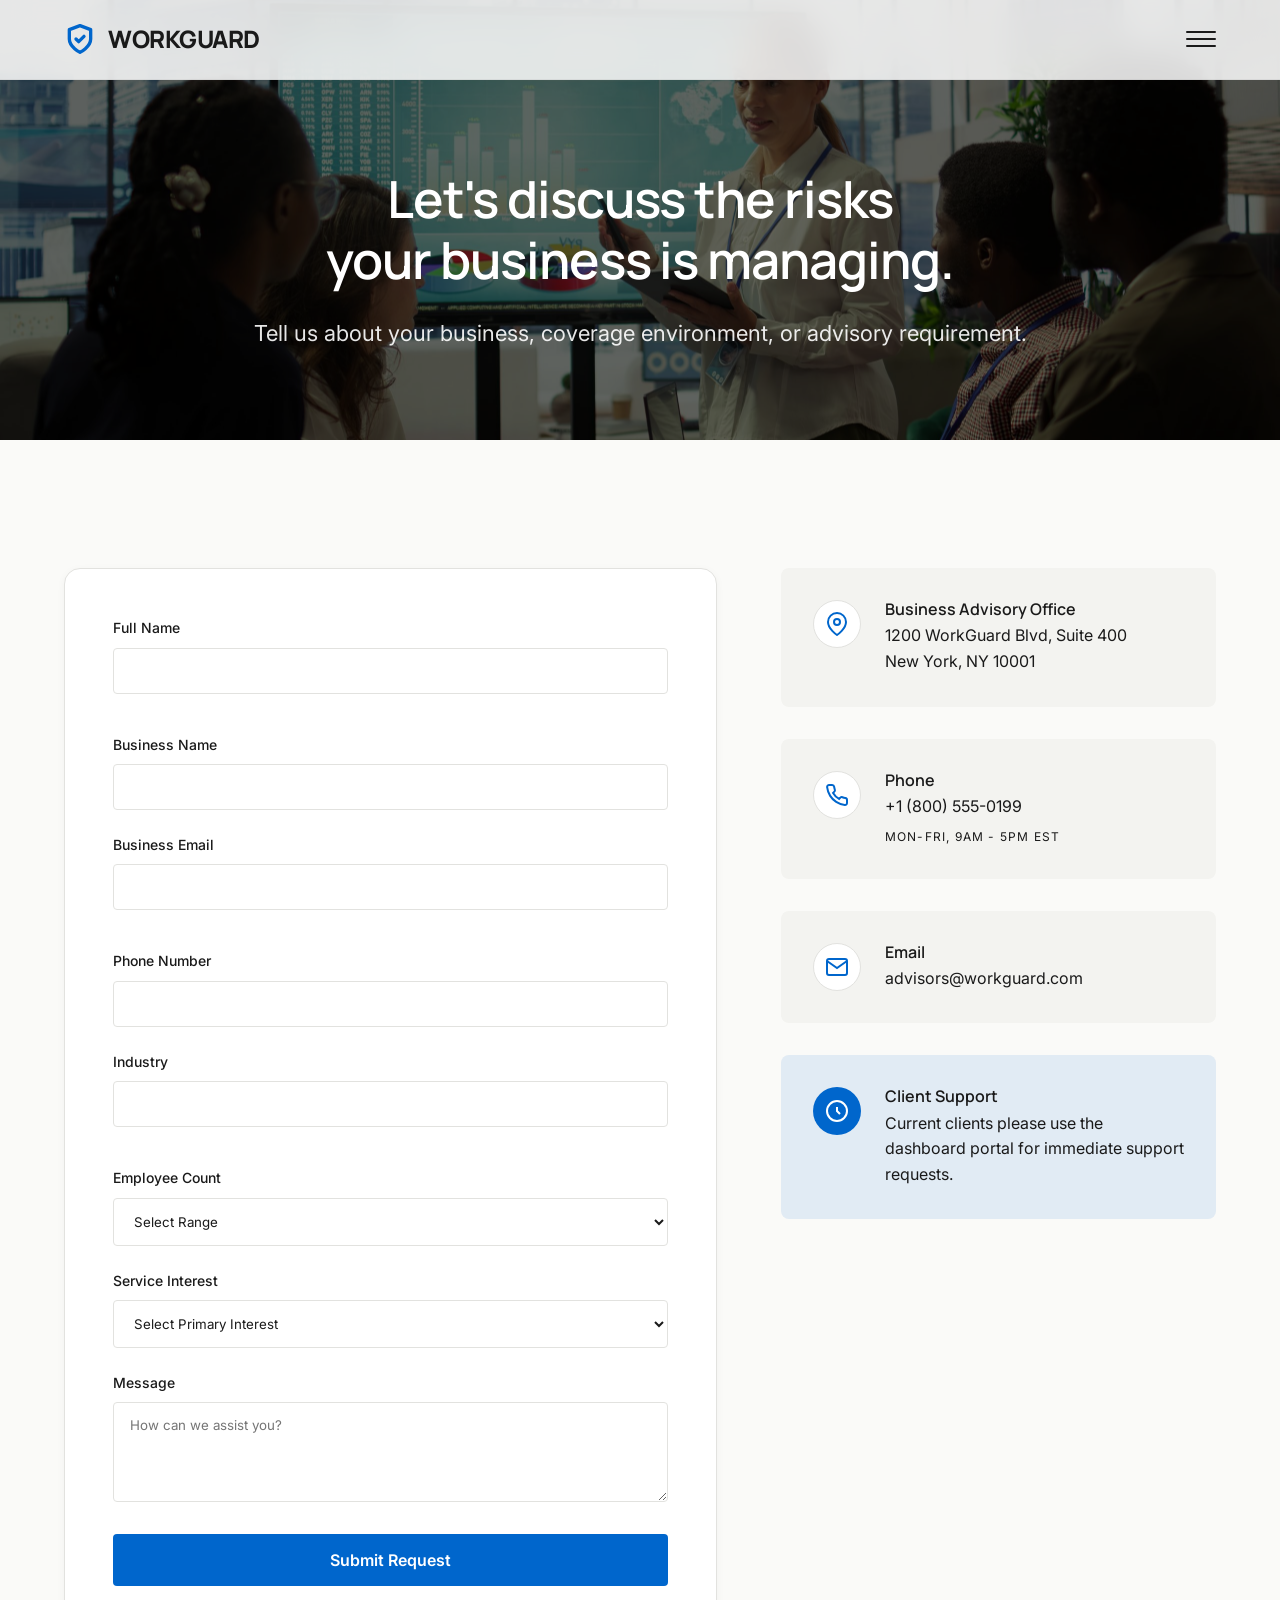
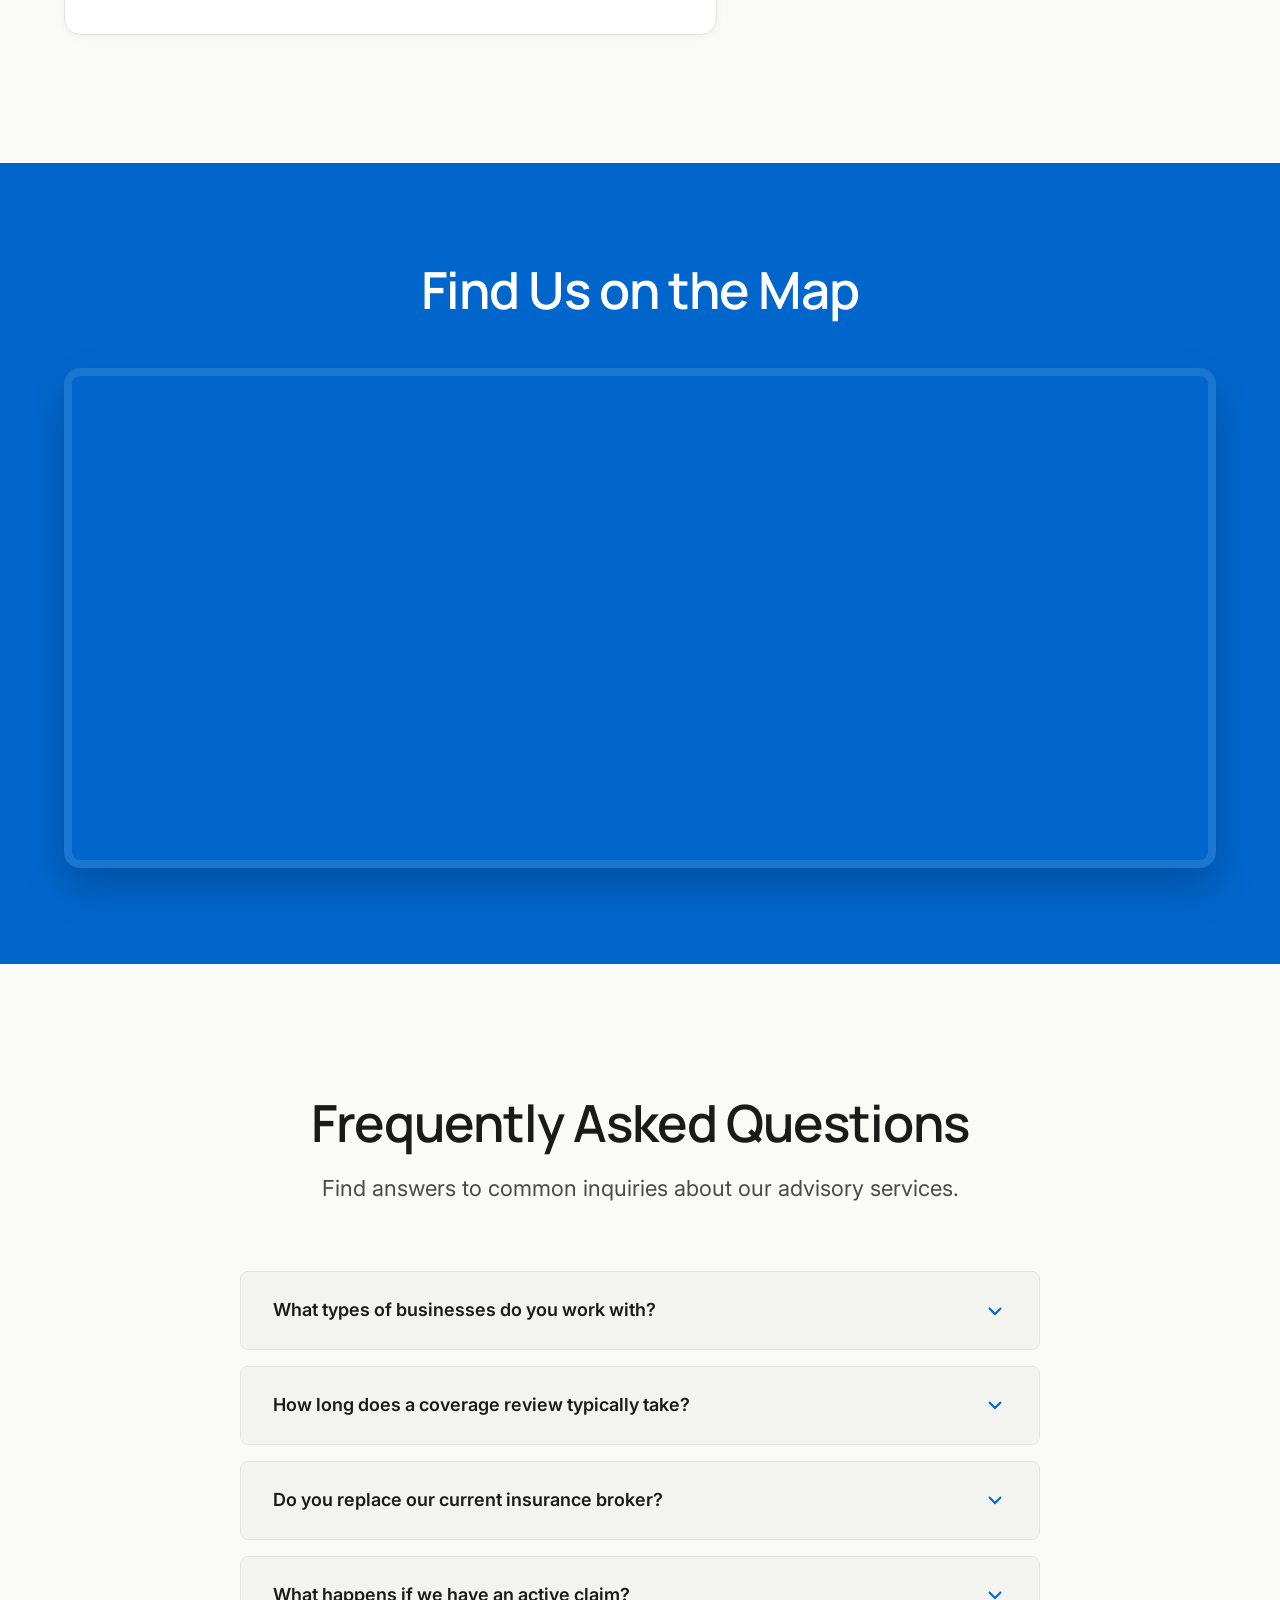
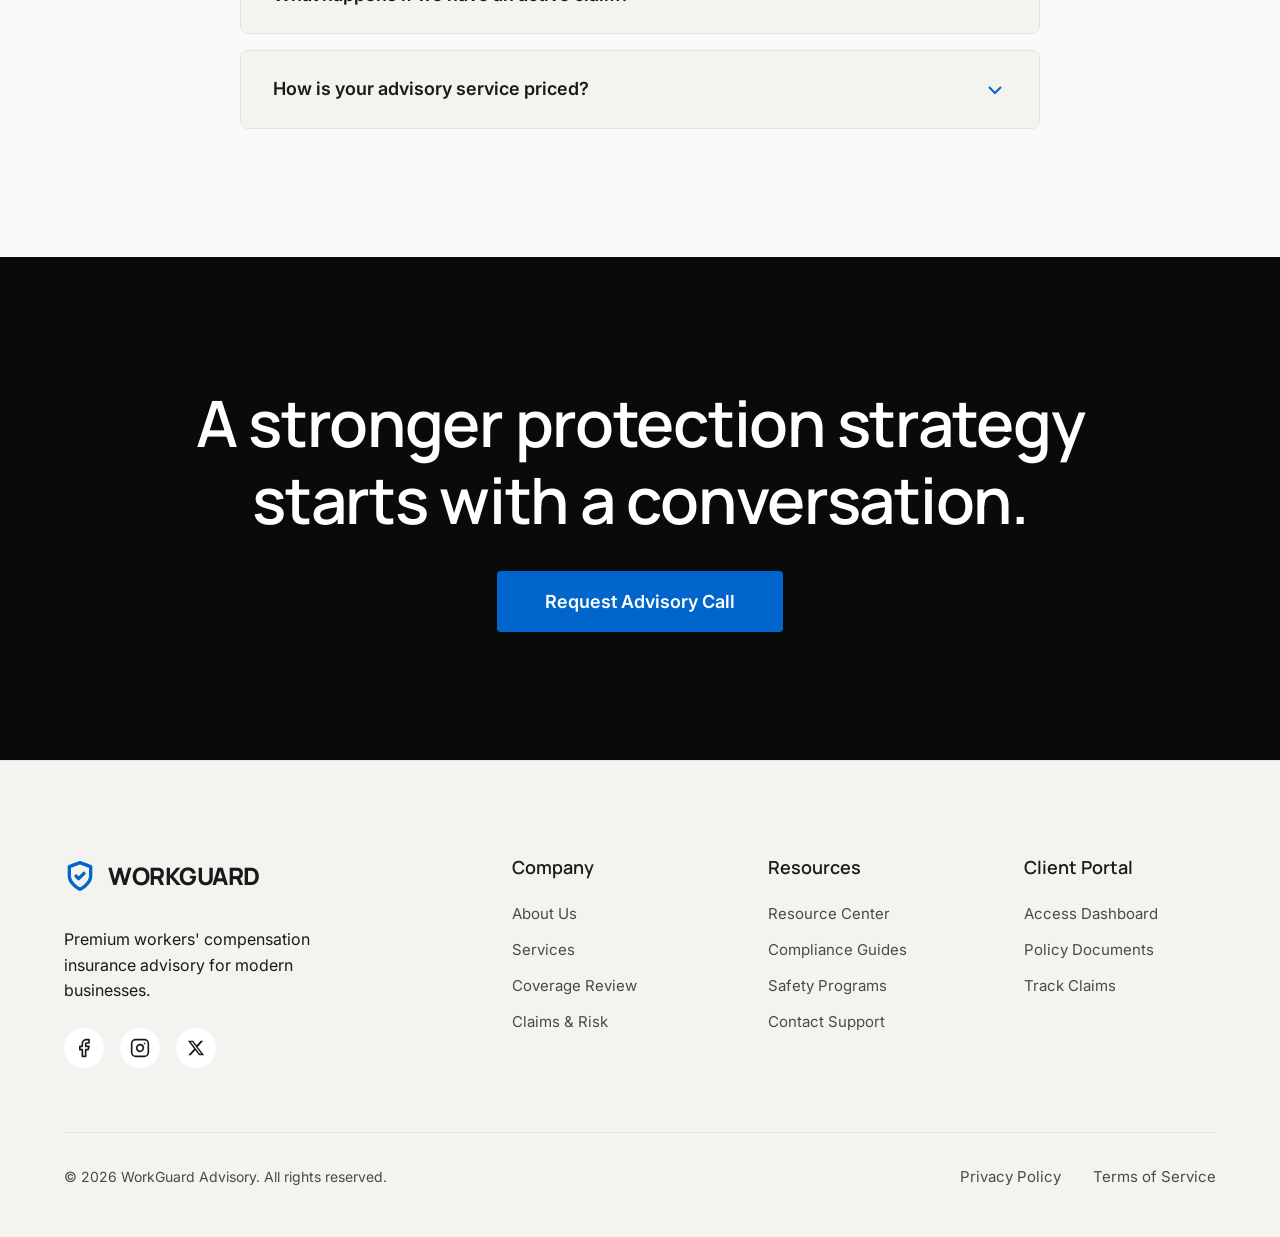
<file: contact.html>
<!DOCTYPE html>
<html lang="en" data-theme="light" dir="ltr">
<head>
    <meta charset="UTF-8">
    <meta name="viewport" content="width=device-width, initial-scale=1.0">
    <title>Contact | WorkGuard Advisory</title>
    <link rel="icon" type="image/svg+xml" href="assets/logo/favicon.svg">
    
    <link rel="preconnect" href="https://fonts.googleapis.com">
    <link rel="preconnect" href="https://fonts.gstatic.com" crossorigin>
    <link href="https://fonts.googleapis.com/css2?family=Inter:wght@400;500;600;700&family=Manrope:wght@500;600;700;800&display=swap" rel="stylesheet">
    
    <link rel="stylesheet" href="assets/css/style.css">
    <link rel="stylesheet" href="assets/css/responsive.css">
    
    <style>
        .page-header {
            padding-top: calc(var(--header-height) + 5.5rem);
            padding-bottom: 5.5rem;
            background: var(--bg-secondary);
        }

        /* Contact Layout */
        .contact-grid {
            display: grid;
            grid-template-columns: 3fr 2fr;
            gap: 4rem;
        }
        
        /* Contact Form */
        .contact-form-container {
            background: var(--bg-tertiary);
            padding: 3rem;
            border-radius: var(--radius-lg);
            border: 1px solid var(--border-color);
            box-shadow: var(--shadow-sm);
        }

        /* Contact Info */
        .contact-info {
            display: flex;
            flex-direction: column;
            gap: 2rem;
        }
        .info-card {
            background: var(--bg-secondary);
            padding: 2rem;
            border-radius: var(--radius-md);
            display: flex;
            gap: 1.5rem;
            align-items: start;
        }
        .info-icon {
            width: 48px;
            height: 48px;
            background: var(--bg-tertiary);
            color: var(--blue-primary);
            border-radius: 50%;
            display: flex;
            align-items: center;
            justify-content: center;
            flex-shrink: 0;
            border: 1px solid var(--border-color);
        }

        @media (max-width: 1024px) {
            .contact-grid { grid-template-columns: 1fr; }
            .contact-form-container { padding: 2rem; }
            .info-card {
                flex-direction: column;
                align-items: center;
                text-align: center;
            }
        }

        /* FAQ Styles */
        .faq-item {
            background: var(--bg-tertiary);
            border: 1px solid var(--border-color);
            border-radius: var(--radius-md);
            overflow: hidden;
            transition: border-color var(--transition-base);
        }
        .faq-item:hover {
            border-color: var(--blue-primary);
        }
        .faq-summary {
            padding: 1.5rem 2rem;
            font-size: 1.125rem;
            font-weight: 600;
            cursor: pointer;
            display: flex;
            justify-content: space-between;
            align-items: center;
            list-style: none;
            background: var(--bg-secondary);
        }
        .faq-summary::-webkit-details-marker {
            display: none;
        }
        .faq-icon {
            transition: transform var(--transition-base);
            color: var(--blue-primary);
            flex-shrink: 0;
        }
        .faq-item[open] .faq-icon {
            transform: rotate(180deg);
        }
        .faq-content {
            padding: 1.5rem 2rem;
            border-top: 1px solid var(--border-color);
        }
        
        /* Map Styles */
        .map-section {
            background-color: var(--blue-primary);
            padding: 6rem 0;
            color: #ffffff;
        }
        .map-container {
            border-radius: var(--radius-lg);
            overflow: hidden;
            box-shadow: 0 20px 40px rgba(0,0,0,0.2);
            border: 8px solid rgba(255, 255, 255, 0.1);
            height: 500px;
            width: 100%;
        }
    </style>
</head>
<body>

    <!-- NAVBAR -->
    <header class="navbar">
        <div class="container navbar-container">
            <a href="index.html" class="logo" aria-label="WorkGuard Home">
                <div style="display: flex; align-items: center; gap: 0.75rem;"><img src="assets/logo/favicon.svg" alt="WorkGuard Icon" width="32" height="32"><span style="font-family: var(--font-heading); font-weight: 800; font-size: 1.5rem; letter-spacing: -0.02em; color: var(--text-primary); text-transform: uppercase;">WorkGuard</span></div>
            </a>
            <nav class="nav-links">
                <a href="index.html" class="nav-link">Home 1</a>
                <a href="home-2.html" class="nav-link">Home 2</a>
                <a href="about.html" class="nav-link">About</a>
                <a href="services.html" class="nav-link">Services</a>
                <a href="coverage.html" class="nav-link">Coverage</a>
                <a href="claims-risk.html" class="nav-link">Claims & Risk</a>
                <a href="resources.html" class="nav-link">Resources</a>
                <a href="contact.html" class="nav-link active">Contact</a>
                <a href="dashboard.html" class="nav-link">Dashboard</a>
            </nav>
            <div class="nav-controls">
                <button class="icon-btn js-theme-toggle" aria-label="Toggle Theme"></button>
                <button class="icon-btn js-dir-toggle" aria-label="Toggle RTL" style="display: flex;">
                    <svg width="20" height="20" viewBox="0 0 24 24" fill="none" stroke="currentColor" stroke-width="2" stroke-linecap="round" stroke-linejoin="round">
                        <path d="M21 9H7M21 9L17 5M21 9L17 13M3 15h14M3 15l4-4M3 15l4 4"/>
                    </svg>
                </button>
                <a href="login.html" class="btn btn-primary" style="padding: 0.5rem 1.25rem;">Login</a>
                <button class="hamburger" aria-label="Menu"><span></span><span></span><span></span></button>
            </div>
        </div>
    </header>
    
    <div class="mobile-menu">
        <button class="icon-btn js-menu-close" aria-label="Close Menu" style="align-self: flex-end; margin-bottom: 2rem; margin-top: -3rem; margin-right: -1rem;">
            <svg width="24" height="24" viewBox="0 0 24 24" fill="none" stroke="currentColor" stroke-width="2" stroke-linecap="round" stroke-linejoin="round">
                <line x1="18" y1="6" x2="6" y2="18"></line>
                <line x1="6" y1="6" x2="18" y2="18"></line>
            </svg>
        </button>
        <nav class="mobile-nav-links">
            <a href="index.html" class="mobile-nav-link">Home 1</a>
            <a href="home-2.html" class="mobile-nav-link">Home 2</a>
            <a href="about.html" class="mobile-nav-link">About</a>
            <a href="services.html" class="mobile-nav-link">Services</a>
            <a href="coverage.html" class="mobile-nav-link">Coverage</a>
            <a href="claims-risk.html" class="mobile-nav-link">Claims & Risk</a>
            <a href="resources.html" class="mobile-nav-link">Resources</a>
            <a href="contact.html" class="mobile-nav-link text-blue">Contact</a>
            <a href="dashboard.html" class="mobile-nav-link">Dashboard</a>
        </nav>
        <div class="mobile-controls" style="display: flex; justify-content: center; gap: 1rem; margin-top: 0.5rem; margin-bottom: 0.5rem;">
            <button class="icon-btn js-theme-toggle" aria-label="Toggle Theme"></button>
            <button class="icon-btn js-dir-toggle" aria-label="Toggle RTL">
                <svg width="24" height="24" viewBox="0 0 24 24" fill="none" stroke="currentColor" stroke-width="2" stroke-linecap="round" stroke-linejoin="round">
                    <path d="M21 9H7M21 9L17 5M21 9L17 13M3 15h14M3 15l4-4M3 15l4 4"/>
                </svg>
            </button>
        </div>
        <a href="login.html" class="btn btn-primary" style="text-align: center; width: 100%; margin-top: 0.5rem;">Login</a>
    </div>

    <main>
        <!-- SECTION 01 — CONTACT HERO -->
        <section class="page-header js-reveal" style="background: linear-gradient(rgba(0,0,0,0.6), rgba(0,0,0,0.6)), url('assets/images/contact-hero.png') no-repeat center center/cover;">
            <div class="container text-center" style="max-width: 1000px;">
                <h1 class="text-h1" style="color: #ffffff; font-size: clamp(2.25rem, 4vw, 3.5rem);">Let's discuss the risks<br>your business is managing.</h1>
                <p class="text-lead" style="margin-top: 1.5rem; color: rgba(255, 255, 255, 0.9);">Tell us about your business, coverage environment, or advisory requirement.</p>
            </div>
        </section>
        <section class="section pt-0 js-reveal">
            <div class="container contact-grid">
                
                <!-- SECTION 02 â€” CONTACT FORM -->
                <div class="contact-form-container">
                    <form class="js-validate-form">
                        <div class="grid grid-4-to-2 gap-4">
                            <div class="form-group">
                                <label class="form-label">Full Name</label>
                                <input type="text" class="form-control" required>
                                <span class="form-error"></span>
                            </div>
                            <div class="form-group">
                                <label class="form-label">Business Name</label>
                                <input type="text" class="form-control" required>
                                <span class="form-error"></span>
                            </div>
                        </div>
                        <div class="grid grid-4-to-2 gap-4">
                            <div class="form-group">
                                <label class="form-label">Business Email</label>
                                <input type="email" class="form-control" required>
                                <span class="form-error"></span>
                            </div>
                            <div class="form-group">
                                <label class="form-label">Phone Number</label>
                                <input type="tel" class="form-control" required>
                                <span class="form-error"></span>
                            </div>
                        </div>
                        <div class="grid grid-4-to-2 gap-4">
                            <div class="form-group">
                                <label class="form-label">Industry</label>
                                <input type="text" class="form-control" required>
                                <span class="form-error"></span>
                            </div>
                            <div class="form-group">
                                <label class="form-label">Employee Count</label>
                                <select class="form-control" required>
                                    <option value="">Select Range</option>
                                    <option value="1-50">1 - 50</option>
                                    <option value="51-200">51 - 200</option>
                                    <option value="201-500">201 - 500</option>
                                    <option value="500+">500+</option>
                                </select>
                                <span class="form-error"></span>
                            </div>
                        </div>
                        <div class="form-group">
                            <label class="form-label">Service Interest</label>
                            <select class="form-control" required>
                                <option value="">Select Primary Interest</option>
                                <option value="coverage">Coverage & Premium Review</option>
                                <option value="claims">Claims Support & Management</option>
                                <option value="safety">Safety & Risk Assessment</option>
                                <option value="compliance">Compliance Documentation</option>
                                <option value="other">Other</option>
                            </select>
                            <span class="form-error"></span>
                        </div>
                        <div class="form-group">
                            <label class="form-label">Message</label>
                            <textarea class="form-control" required placeholder="How can we assist you?"></textarea>
                            <span class="form-error"></span>
                        </div>
                        <button type="submit" class="btn btn-primary" style="width: 100%; padding: 1rem;">Submit Request</button>
                    </form>
                </div>

                <!-- SECTION 03 â€” CONTACT INFORMATION -->
                <div class="contact-info">
                    <div class="info-card">
                        <div class="info-icon">
                            <svg width="24" height="24" viewBox="0 0 24 24" fill="none" stroke="currentColor" stroke-width="2"><path d="M21 10c0 7-9 13-9 13s-9-6-9-13a9 9 0 0 1 18 0z"></path><circle cx="12" cy="10" r="3"></circle></svg>
                        </div>
                        <div>
                            <h4 style="margin-bottom: 0.25rem;">Business Advisory Office</h4>
                            <p class="text-secondary">1200 WorkGuard Blvd, Suite 400<br>New York, NY 10001</p>
                        </div>
                    </div>
                    
                    <div class="info-card">
                        <div class="info-icon">
                            <svg width="24" height="24" viewBox="0 0 24 24" fill="none" stroke="currentColor" stroke-width="2"><path d="M22 16.92v3a2 2 0 0 1-2.18 2 19.79 19.79 0 0 1-8.63-3.07 19.5 19.5 0 0 1-6-6 19.79 19.79 0 0 1-3.07-8.67A2 2 0 0 1 4.11 2h3a2 2 0 0 1 2 1.72 12.84 12.84 0 0 0 .7 2.81 2 2 0 0 1-.45 2.11L8.09 9.91a16 16 0 0 0 6 6l1.27-1.27a2 2 0 0 1 2.11-.45 12.84 12.84 0 0 0 2.81.7A2 2 0 0 1 22 16.92z"></path></svg>
                        </div>
                        <div>
                            <h4 style="margin-bottom: 0.25rem;">Phone</h4>
                            <p class="text-secondary">+1 (800) 555-0199</p>
                            <p class="text-xs text-secondary" style="margin-top: 0.5rem;">Mon-Fri, 9am - 5pm EST</p>
                        </div>
                    </div>
                    
                    <div class="info-card">
                        <div class="info-icon">
                            <svg width="24" height="24" viewBox="0 0 24 24" fill="none" stroke="currentColor" stroke-width="2"><path d="M4 4h16c1.1 0 2 .9 2 2v12c0 1.1-.9 2-2 2H4c-1.1 0-2-.9-2-2V6c0-1.1.9-2 2-2z"></path><polyline points="22,6 12,13 2,6"></polyline></svg>
                        </div>
                        <div>
                            <h4 style="margin-bottom: 0.25rem;">Email</h4>
                            <p class="text-secondary">advisors@workguard.com</p>
                        </div>
                    </div>
                    
                    <div class="info-card" style="background: var(--blue-light); border-color: var(--blue-light);">
                        <div class="info-icon" style="background: var(--blue-primary); color: #FFF; border: none;">
                            <svg width="24" height="24" viewBox="0 0 24 24" fill="none" stroke="currentColor" stroke-width="2"><circle cx="12" cy="12" r="10"></circle><path d="M12 8v4l3 3"></path></svg>
                        </div>
                        <div>
                            <h4 style="margin-bottom: 0.25rem; color: var(--text-primary);">Client Support</h4>
                            <p class="text-secondary">Current clients please use the dashboard portal for immediate support requests.</p>
                        </div>
                    </div>
                </div>
            </div>
        </section>

        <!-- SECTION â€” MAP -->
        <section class="map-section js-reveal">
            <div class="container text-center">
                <h2 class="text-h2" style="color: #ffffff; margin-bottom: 3rem;">Find Us on the Map</h2>
                <div class="map-container">
                    <iframe src="https://www.google.com/maps/embed?pb=!1m18!1m12!1m3!1d193595.15830869428!2d-74.119763973046!3d40.69766374874431!2m3!1f0!2f0!3f0!3m2!1i1024!2i768!4f13.1!3m3!1m2!1s0x89c24fa5d33f083b%3A0xc80b8f06e177fe62!2sNew%20York%2C%20NY%2C%20USA!5e0!3m2!1sen!2sin!4v1689693998744!5m2!1sen!2sin" width="100%" height="100%" style="border:0;" allowfullscreen="" loading="lazy" referrerpolicy="no-referrer-when-downgrade"></iframe>
                </div>
            </div>
        </section>

        <!-- SECTION â€” FAQ -->
        <section class="section js-reveal">
            <div class="container">
                <div class="text-center" style="margin-bottom: 4rem;">
                    <h2 class="text-h2">Frequently Asked Questions</h2>
                    <p class="text-lead text-secondary">Find answers to common inquiries about our advisory services.</p>
                </div>
                
                <div class="faq-list" style="max-width: 800px; margin: 0 auto; display: flex; flex-direction: column; gap: 1rem;">
                    
                    <details class="faq-item">
                        <summary class="faq-summary">
                            <span>What types of businesses do you work with?</span>
                            <svg class="faq-icon" width="24" height="24" viewBox="0 0 24 24" fill="none" stroke="currentColor" stroke-width="2"><polyline points="6 9 12 15 18 9"></polyline></svg>
                        </summary>
                        <div class="faq-content">
                            <p class="text-secondary" style="margin: 0;">We work with a diverse range of industries, including construction, manufacturing, healthcare, and professional services, tailoring our advisory to the specific risk profile of your sector.</p>
                        </div>
                    </details>
                    
                    <details class="faq-item">
                        <summary class="faq-summary">
                            <span>How long does a coverage review typically take?</span>
                            <svg class="faq-icon" width="24" height="24" viewBox="0 0 24 24" fill="none" stroke="currentColor" stroke-width="2"><polyline points="6 9 12 15 18 9"></polyline></svg>
                        </summary>
                        <div class="faq-content">
                            <p class="text-secondary" style="margin: 0;">A standard coverage and premium review takes about 2 to 3 weeks, depending on the complexity of your current policies and how quickly we can access your historical data.</p>
                        </div>
                    </details>
                    
                    <details class="faq-item">
                        <summary class="faq-summary">
                            <span>Do you replace our current insurance broker?</span>
                            <svg class="faq-icon" width="24" height="24" viewBox="0 0 24 24" fill="none" stroke="currentColor" stroke-width="2"><polyline points="6 9 12 15 18 9"></polyline></svg>
                        </summary>
                        <div class="faq-content">
                            <p class="text-secondary" style="margin: 0;">No, we act as an independent advisory firm. We work alongside your existing broker to provide objective analysis and ensure your coverage is optimized without conflicts of interest.</p>
                        </div>
                    </details>

                    <details class="faq-item">
                        <summary class="faq-summary">
                            <span>What happens if we have an active claim?</span>
                            <svg class="faq-icon" width="24" height="24" viewBox="0 0 24 24" fill="none" stroke="currentColor" stroke-width="2"><polyline points="6 9 12 15 18 9"></polyline></svg>
                        </summary>
                        <div class="faq-content">
                            <p class="text-secondary" style="margin: 0;">We can step in immediately to review the claim, facilitate communication with the adjuster, and provide strategic guidance to help resolve the claim efficiently while mitigating further risk.</p>
                        </div>
                    </details>
                    
                    <details class="faq-item">
                        <summary class="faq-summary">
                            <span>How is your advisory service priced?</span>
                            <svg class="faq-icon" width="24" height="24" viewBox="0 0 24 24" fill="none" stroke="currentColor" stroke-width="2"><polyline points="6 9 12 15 18 9"></polyline></svg>
                        </summary>
                        <div class="faq-content">
                            <p class="text-secondary" style="margin: 0;">Our pricing is transparent and typically based on a retainer or project fee depending on the scope of work. We discuss all costs upfront during our initial consultation.</p>
                        </div>
                    </details>

                </div>
            </div>
        </section>

        <!-- SECTION 04 â€” FINAL CTA -->
        <section class="section section-dark js-reveal">
            <div class="container text-center" style="max-width: 1200px;">
                <h2 class="text-h1" style="margin-bottom: 2rem;">A stronger protection strategy starts with a conversation.</h2>
                <button class="btn btn-primary" data-modal="modal-advisory-call" style="font-size: 1.125rem; padding: 1.25rem 3rem;">Request Advisory Call</button>
            </div>
        </section>
    </main>

    <!-- FOOTER -->
    <footer class="footer">
        <div class="container">
            <div class="footer-grid">
                <div class="footer-col">
                    <div style="display: flex; align-items: center; gap: 0.75rem; margin-bottom: 2rem;"><img src="assets/logo/favicon.svg" alt="WorkGuard Icon" width="32" height="32"><span style="font-family: var(--font-heading); font-weight: 800; font-size: 1.5rem; letter-spacing: -0.02em; color: var(--text-primary); text-transform: uppercase;">WorkGuard</span></div>
                    <p class="text-secondary" style="max-width: 250px;">Premium workers' compensation insurance advisory for modern businesses.</p>
                    <div class="social-links" style="margin-top: 1.5rem;">
                        <a href="#" class="social-link" aria-label="Facebook">
                            <svg width="20" height="20" viewBox="0 0 24 24" fill="none" stroke="currentColor" stroke-width="2" stroke-linecap="round" stroke-linejoin="round"><path d="M18 2h-3a5 5 0 0 0-5 5v3H7v4h3v8h4v-8h3l1-4h-4V7a1 1 0 0 1 1-1h3z"></path></svg>
                        </a>
                        <a href="#" class="social-link" aria-label="Instagram">
                            <svg width="20" height="20" viewBox="0 0 24 24" fill="none" stroke="currentColor" stroke-width="2" stroke-linecap="round" stroke-linejoin="round"><rect x="2" y="2" width="20" height="20" rx="5" ry="5"></rect><path d="M16 11.37A4 4 0 1 1 12.63 8 4 4 0 0 1 16 11.37z"></path><line x1="17.5" y1="6.5" x2="17.51" y2="6.5"></line></svg>
                        </a>
                        <a href="#" class="social-link" aria-label="X">
                            <svg width="18" height="18" viewBox="0 0 24 24" fill="currentColor" stroke="none"><path d="M18.244 2.25h3.308l-7.227 8.26 8.502 11.24H16.17l-5.214-6.817L4.99 21.75H1.68l7.73-8.835L1.254 2.25H8.08l4.713 6.231zm-1.161 17.52h1.833L7.084 4.126H5.117z"/></svg>
                        </a>
                    </div>
                </div>
                <div class="footer-col">
                    <h4>Company</h4>
                    <div class="footer-links">
                        <a href="about.html" class="footer-link">About Us</a>
                        <a href="services.html" class="footer-link">Services</a>
                        <a href="coverage.html" class="footer-link">Coverage Review</a>
                        <a href="claims-risk.html" class="footer-link">Claims & Risk</a>
                    </div>
                </div>
                <div class="footer-col">
                    <h4>Resources</h4>
                    <div class="footer-links">
                        <a href="resources.html" class="footer-link">Resource Center</a>
                        <a href="#" class="footer-link">Compliance Guides</a>
                        <a href="#" class="footer-link">Safety Programs</a>
                        <a href="contact.html" class="footer-link">Contact Support</a>
                    </div>
                </div>
                <div class="footer-col">
                    <h4>Client Portal</h4>
                    <div class="footer-links">
                        <a href="dashboard.html" class="footer-link">Access Dashboard</a>
                        <a href="dashboard.html" class="footer-link">Policy Documents</a>
                        <a href="dashboard.html" class="footer-link">Track Claims</a>
                    </div>
                </div>
            </div>
            <div class="footer-bottom">
                <p>&copy; 2026 WorkGuard Advisory. All rights reserved.</p>
                <div class="footer-links" style="flex-direction: row; gap: 2rem;">
                    <a href="#" class="footer-link">Privacy Policy</a>
                    <a href="#" class="footer-link">Terms of Service</a>
                </div>
            </div>
        </div>
    </footer>

    <!-- MODAL: Advisory Call -->
    <div class="modal-overlay" id="modal-advisory-call">
        <div class="modal-content">
            <button class="modal-close" aria-label="Close modal"><svg width="24" height="24" viewBox="0 0 24 24" fill="none" stroke="currentColor" stroke-width="2"><line x1="18" y1="6" x2="6" y2="18"></line><line x1="6" y1="6" x2="18" y2="18"></line></svg></button>
            <h3 class="text-h3" style="margin-bottom: 0.5rem;">Schedule Advisory Call</h3>
            <p class="text-secondary" style="margin-bottom: 2rem;">Select a time for an initial consultation call with our advisory team.</p>
            <form class="js-validate-form">
                <div class="form-group">
                    <label class="form-label">Full Name</label>
                    <input type="text" class="form-control" required>
                </div>
                <div class="form-group">
                    <label class="form-label">Phone Number</label>
                    <input type="tel" class="form-control" required>
                </div>
                <div class="grid grid-4-to-2 gap-4">
                    <div class="form-group">
                        <label class="form-label">Preferred Date</label>
                        <input type="date" class="form-control" required>
                    </div>
                    <div class="form-group">
                        <label class="form-label">Preferred Time</label>
                        <select class="form-control" required>
                            <option value="">Select Time Window</option>
                            <option value="morning">Morning (9am - 12pm)</option>
                            <option value="afternoon">Afternoon (1pm - 5pm)</option>
                        </select>
                    </div>
                </div>
                <button type="submit" class="btn btn-primary" style="width: 100%; padding: 1rem;">Request Call</button>
            </form>
        </div>
    </div>

    <script src="assets/js/main.js"></script>
    <script src="assets/js/animations.js"></script>
</body>
</html>
</file>
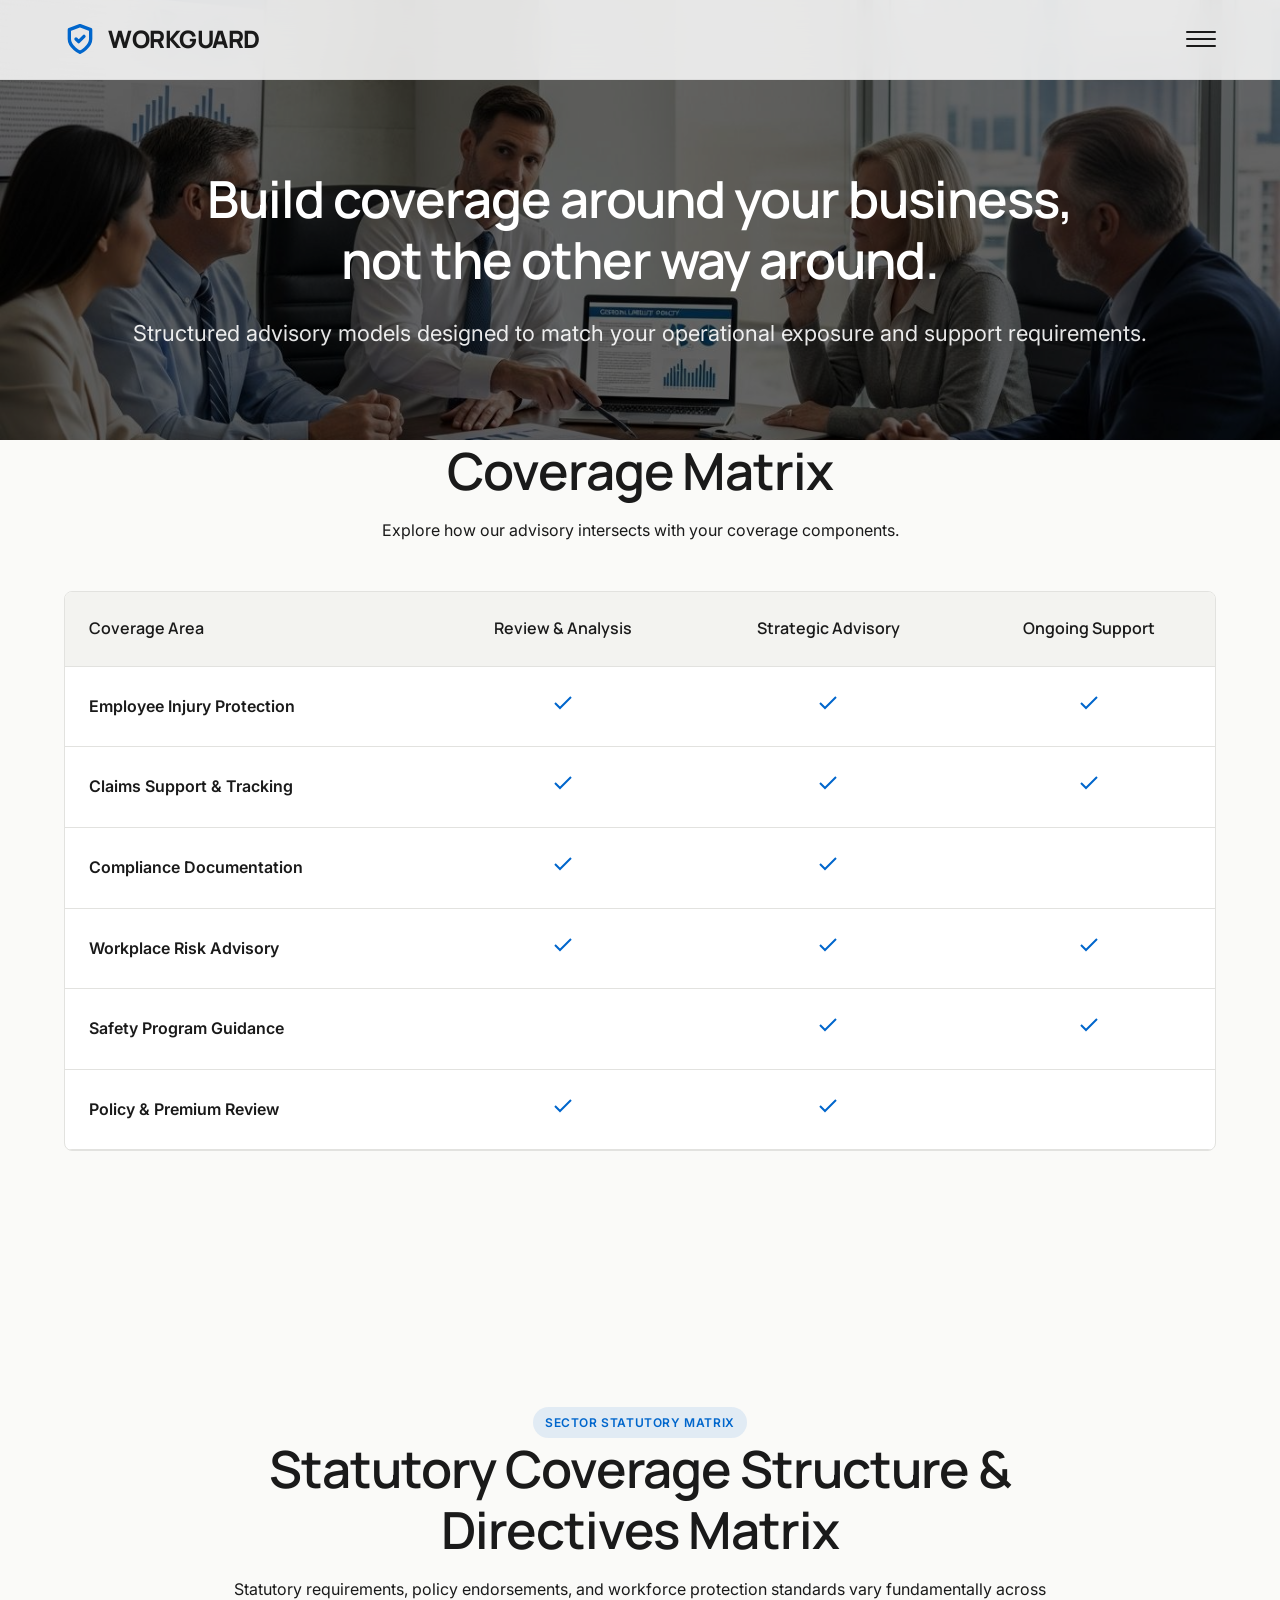
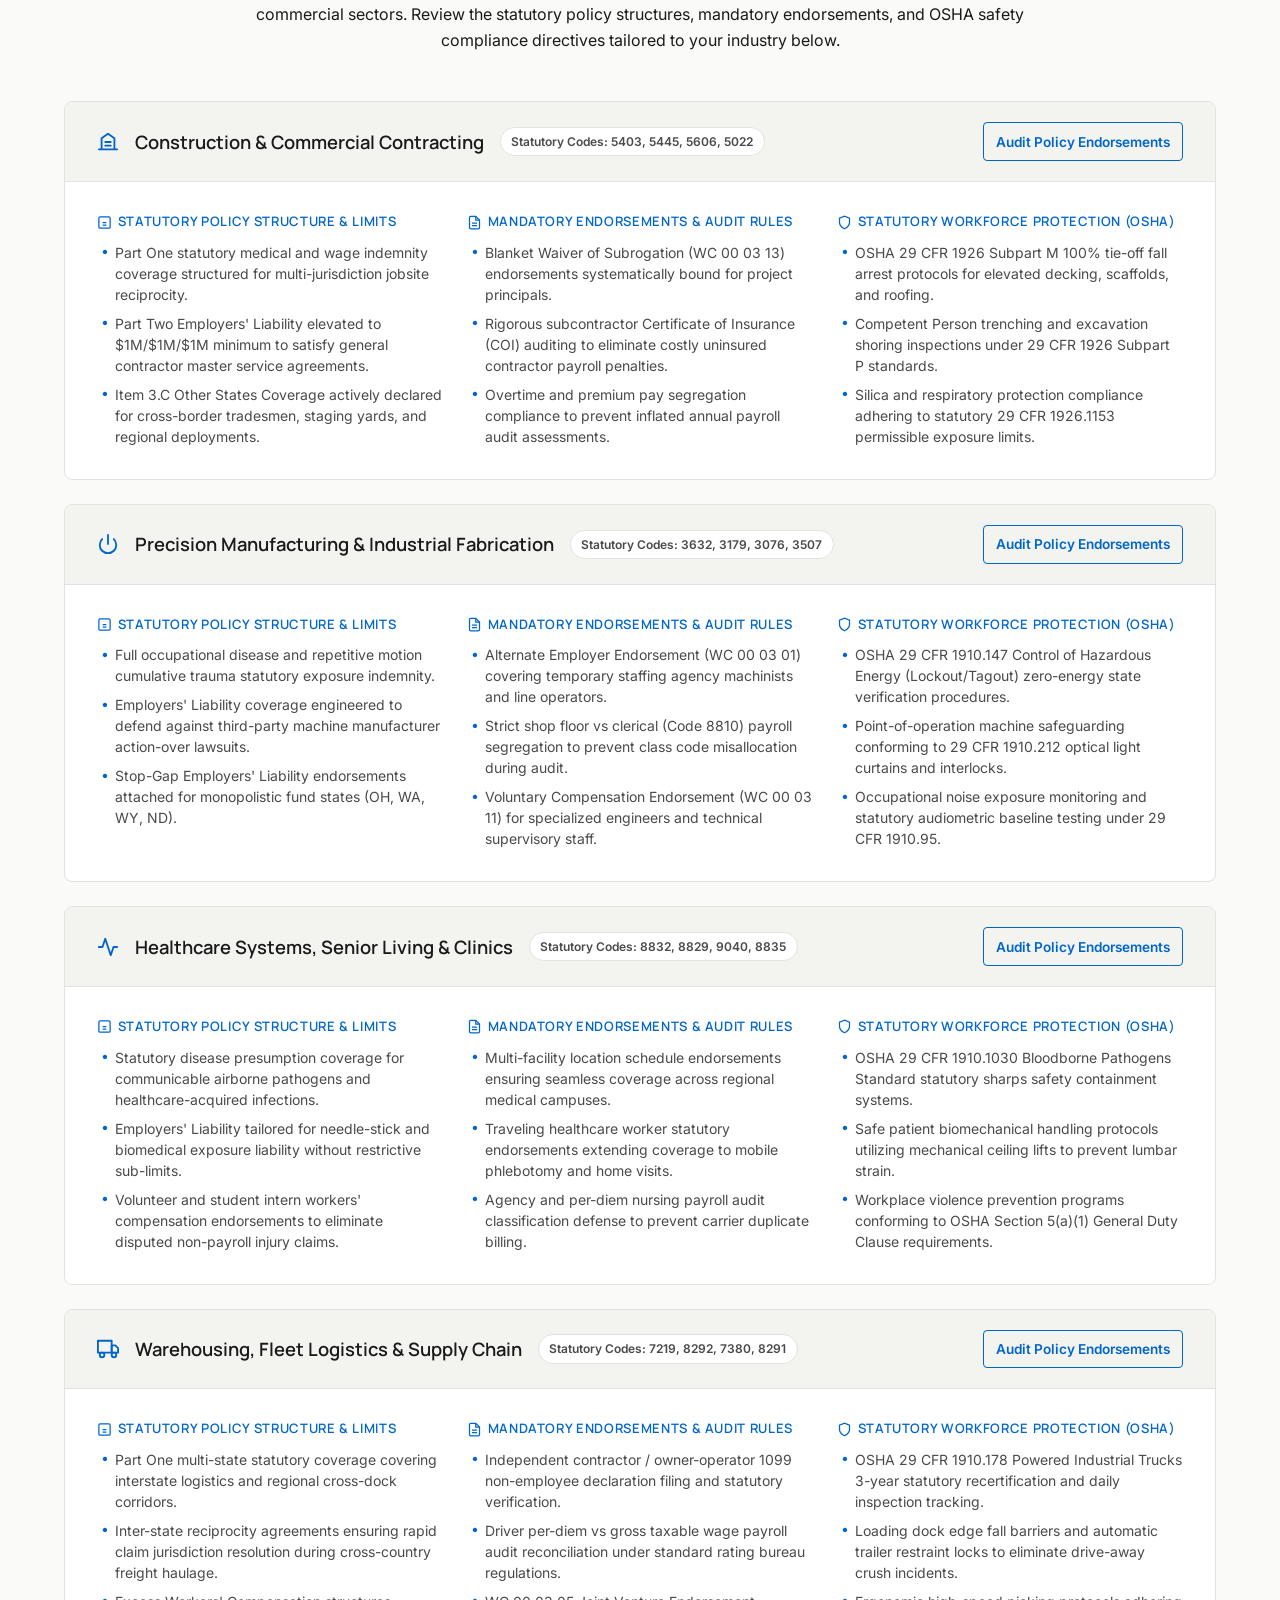
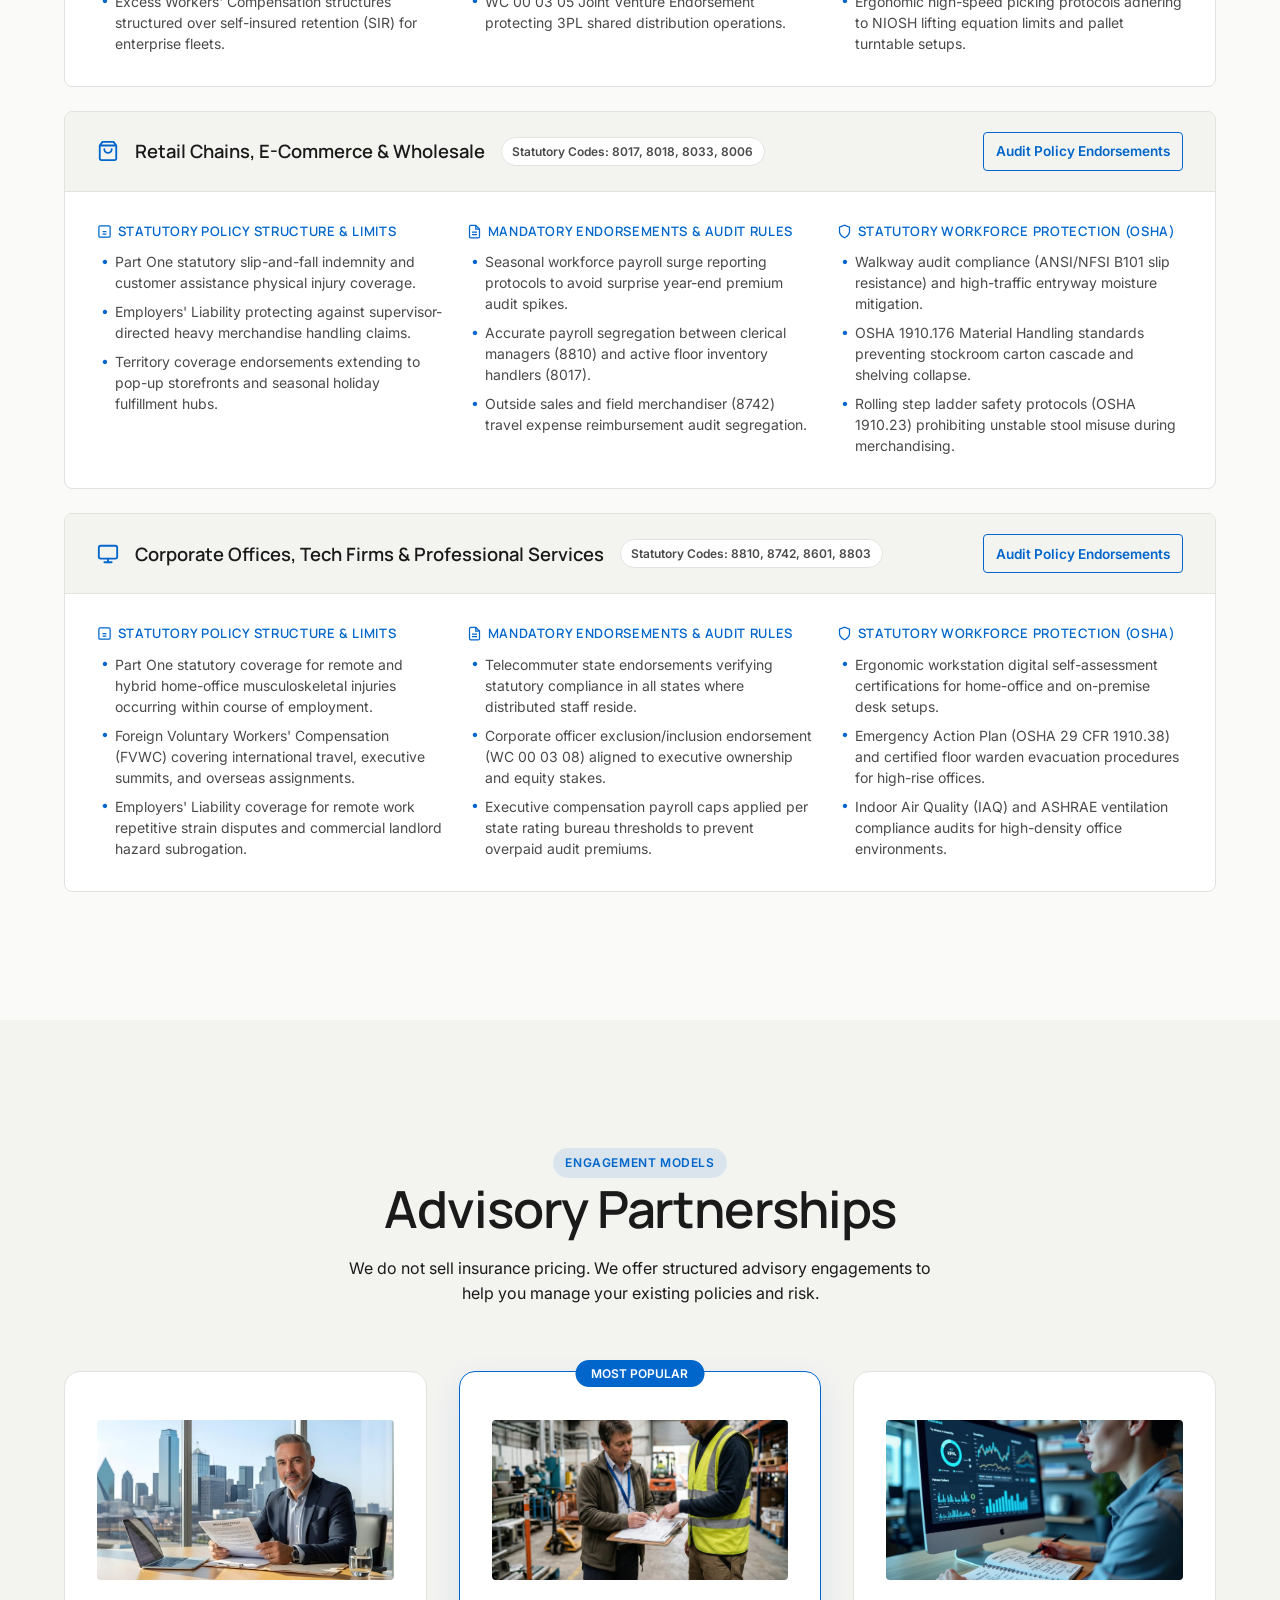
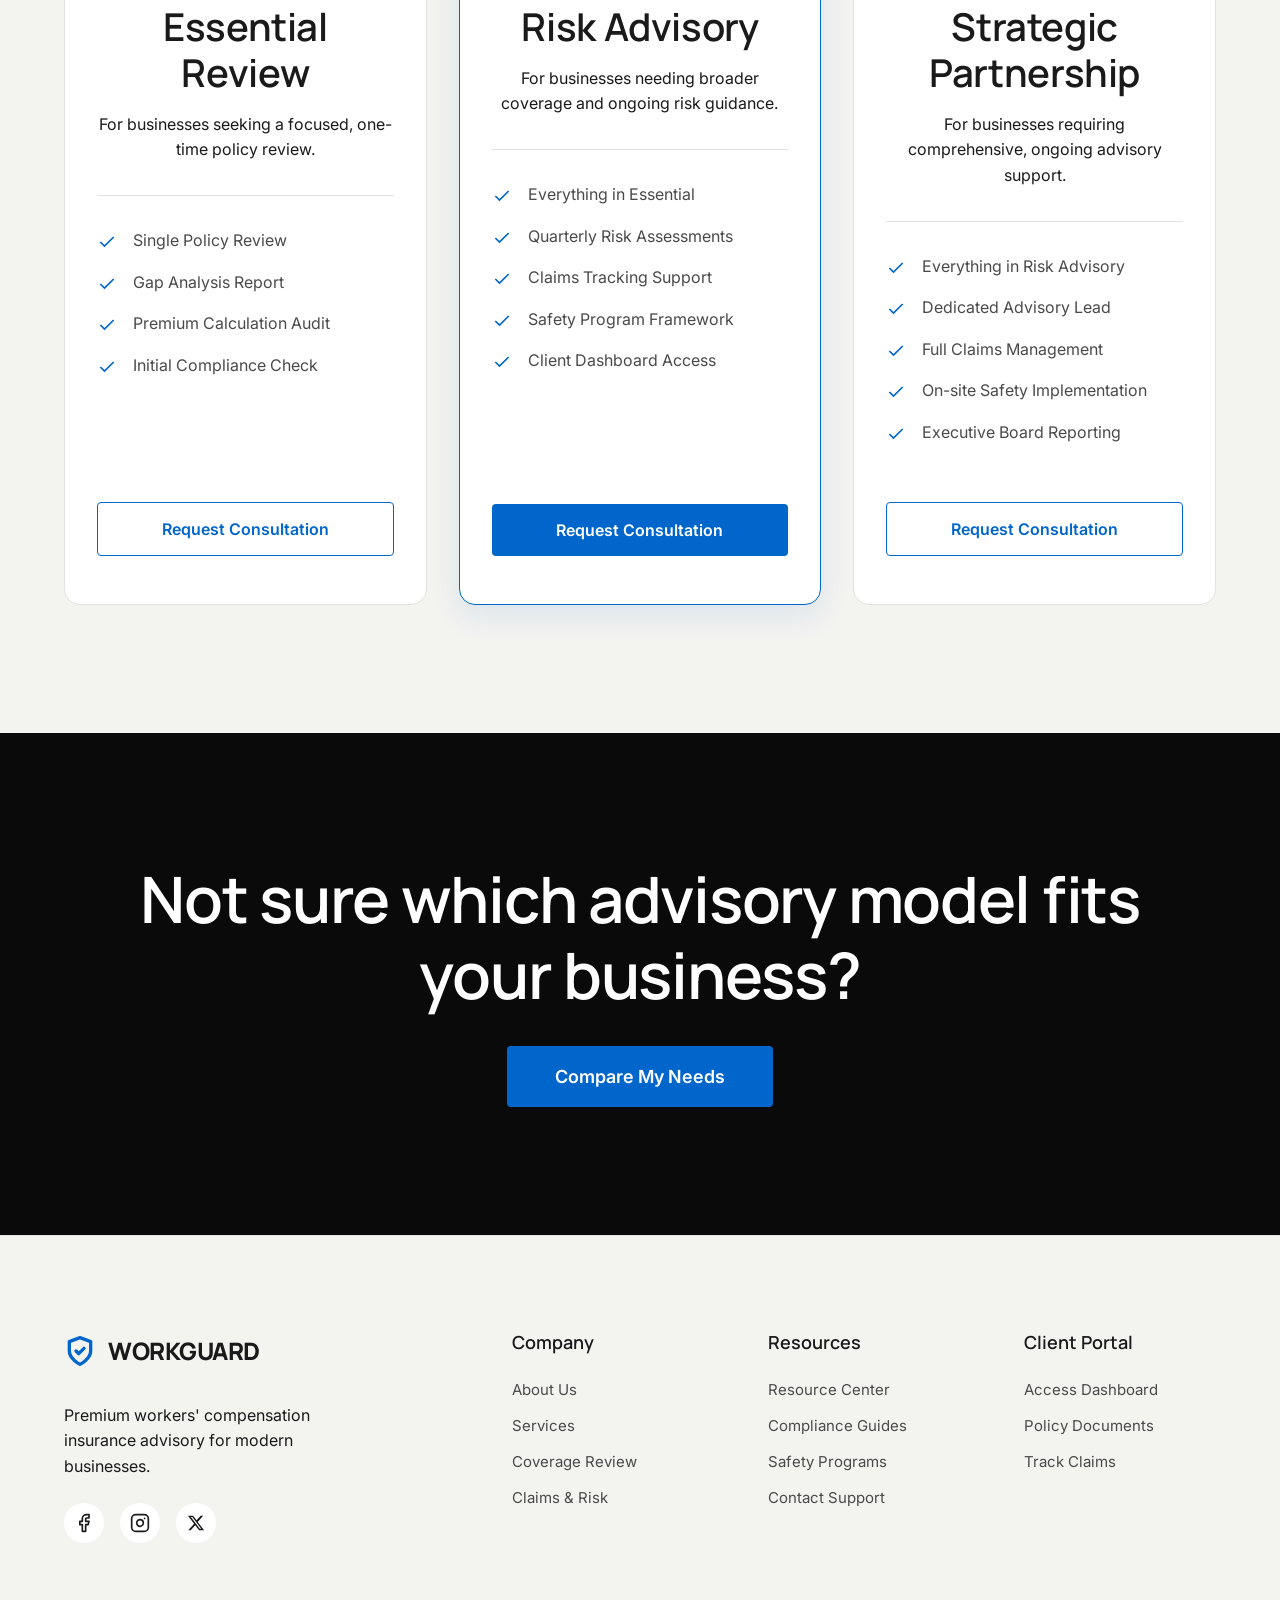
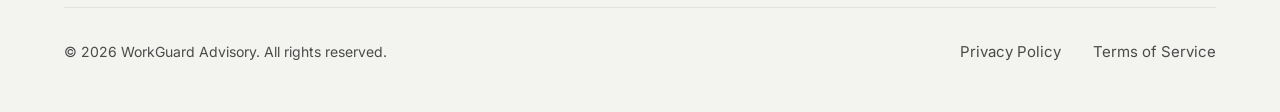
<file: coverage.html>
<!DOCTYPE html>
<html lang="en" data-theme="light" dir="ltr">
<head>
    <meta charset="UTF-8">
    <meta name="viewport" content="width=device-width, initial-scale=1.0">
    <title>Coverage & Pricing | WorkGuard Advisory</title>
    <link rel="icon" type="image/svg+xml" href="assets/logo/favicon.svg">
    
    <link rel="preconnect" href="https://fonts.googleapis.com">
    <link rel="preconnect" href="https://fonts.gstatic.com" crossorigin>
    <link href="https://fonts.googleapis.com/css2?family=Inter:wght@400;500;600;700&family=Manrope:wght@500;600;700;800&display=swap" rel="stylesheet">
    
    <link rel="stylesheet" href="assets/css/style.css">
    <link rel="stylesheet" href="assets/css/responsive.css">
    
    <style>
        .page-header {
            padding-top: calc(var(--header-height) + 5.5rem);
            padding-bottom: 5.5rem;
            background: var(--bg-secondary);
            text-align: center;
        }

        /* Coverage Matrix */
        .matrix-container {
            overflow-x: auto;
            margin-top: 3rem;
            border-radius: var(--radius-md);
            border: 1px solid var(--border-color);
            background: var(--bg-tertiary);
        }
        .matrix-table {
            width: 100%;
            min-width: 800px;
            border-collapse: collapse;
        }
        .matrix-table th, .matrix-table td {
            padding: 1.5rem;
            text-align: left;
            border-bottom: 1px solid var(--border-color);
        }
        [dir="rtl"] .matrix-table th, [dir="rtl"] .matrix-table td { text-align: right; }
        
        .matrix-table th {
            background: var(--bg-secondary);
            font-family: var(--font-heading);
            font-weight: 600;
        }
        .matrix-table th:not(:first-child) {
            text-align: center;
        }
        .matrix-table td:not(:first-child) {
            text-align: center;
        }
        
        .matrix-row:hover {
            background: var(--blue-light);
        }
        
        .check-icon {
            color: var(--blue-primary);
            width: 24px;
            height: 24px;
        }

        /* Advisory Plans */
        .plans-grid {
            display: grid;
            grid-template-columns: repeat(3, 1fr);
            gap: 2rem;
            margin-top: 4rem;
        }
        .plan-card {
            background: var(--bg-tertiary);
            border: 1px solid var(--border-color);
            border-radius: var(--radius-lg);
            padding: 3rem 2rem;
            display: flex;
            flex-direction: column;
            transition: all var(--transition-base);
            position: relative;
        }
        .plan-card:hover {
            transform: translateY(-10px);
            box-shadow: var(--shadow-lg);
            border-color: var(--blue-primary);
        }
        .plan-card.featured {
            border-color: var(--blue-primary);
            box-shadow: 0 10px 30px rgba(0, 102, 204, 0.1);
        }
        .plan-badge {
            position: absolute;
            top: -12px;
            left: 50%;
            transform: translateX(-50%);
            background: var(--blue-primary);
            color: #FFF;
            padding: 0.25rem 1rem;
            border-radius: var(--radius-full);
            font-size: 0.75rem;
            font-weight: 600;
            text-transform: uppercase;
        }
        
        .plan-header {
            margin-bottom: 2rem;
            text-align: center;
            border-bottom: 1px solid var(--border-color);
            padding-bottom: 2rem;
        }
        .plan-features {
            list-style: none;
            padding: 0;
            margin: 0 0 2.5rem 0;
            flex-grow: 1;
        }
        .plan-features li {
            display: flex;
            align-items: start;
            gap: 1rem;
            margin-bottom: 1rem;
            color: var(--text-secondary);
        }
        .plan-features svg {
            flex-shrink: 0;
            margin-top: 0.25rem;
            color: var(--blue-primary);
        }

        @media (max-width: 1024px) {
            .plans-grid { grid-template-columns: 1fr 1fr; }
            .plan-card:last-child {
                grid-column: 1 / -1;
                max-width: 500px;
                margin: 0 auto;
                width: 100%;
            }
        }
        @media (max-width: 768px) {
            .plans-grid { grid-template-columns: 1fr; }
            .plan-card:last-child { max-width: none; }
        }
    </style>
</head>
<body>

    <!-- NAVBAR -->
    <header class="navbar">
        <div class="container navbar-container">
            <a href="index.html" class="logo" aria-label="WorkGuard Home">
                <div style="display: flex; align-items: center; gap: 0.75rem;"><img src="assets/logo/favicon.svg" alt="WorkGuard Icon" width="32" height="32"><span style="font-family: var(--font-heading); font-weight: 800; font-size: 1.5rem; letter-spacing: -0.02em; color: var(--text-primary); text-transform: uppercase;">WorkGuard</span></div>
            </a>
            <nav class="nav-links">
                <a href="index.html" class="nav-link">Home 1</a>
                <a href="home-2.html" class="nav-link">Home 2</a>
                <a href="about.html" class="nav-link">About</a>
                <a href="services.html" class="nav-link">Services</a>
                <a href="coverage.html" class="nav-link active">Coverage</a>
                <a href="claims-risk.html" class="nav-link">Claims & Risk</a>
                <a href="resources.html" class="nav-link">Resources</a>
                <a href="contact.html" class="nav-link">Contact</a>
                <a href="dashboard.html" class="nav-link">Dashboard</a>
            </nav>
            <div class="nav-controls">
                <button class="icon-btn js-theme-toggle" aria-label="Toggle Theme"></button>
                <button class="icon-btn js-dir-toggle" aria-label="Toggle RTL" style="display: flex;">
                    <svg width="20" height="20" viewBox="0 0 24 24" fill="none" stroke="currentColor" stroke-width="2" stroke-linecap="round" stroke-linejoin="round">
                        <path d="M21 9H7M21 9L17 5M21 9L17 13M3 15h14M3 15l4-4M3 15l4 4"/>
                    </svg>
                </button>
                <a href="login.html" class="btn btn-primary" style="padding: 0.5rem 1.25rem;">Login</a>
                <button class="hamburger" aria-label="Menu"><span></span><span></span><span></span></button>
            </div>
        </div>
    </header>
    
    <div class="mobile-menu">
        <button class="icon-btn js-menu-close" aria-label="Close Menu" style="align-self: flex-end; margin-bottom: 2rem; margin-top: -3rem; margin-right: -1rem;">
            <svg width="24" height="24" viewBox="0 0 24 24" fill="none" stroke="currentColor" stroke-width="2" stroke-linecap="round" stroke-linejoin="round">
                <line x1="18" y1="6" x2="6" y2="18"></line>
                <line x1="6" y1="6" x2="18" y2="18"></line>
            </svg>
        </button>
        <nav class="mobile-nav-links">
            <a href="index.html" class="mobile-nav-link">Home 1</a>
            <a href="home-2.html" class="mobile-nav-link">Home 2</a>
            <a href="about.html" class="mobile-nav-link">About</a>
            <a href="services.html" class="mobile-nav-link">Services</a>
            <a href="coverage.html" class="mobile-nav-link text-blue">Coverage</a>
            <a href="claims-risk.html" class="mobile-nav-link">Claims & Risk</a>
            <a href="resources.html" class="mobile-nav-link">Resources</a>
            <a href="contact.html" class="mobile-nav-link">Contact</a>
            <a href="dashboard.html" class="mobile-nav-link">Dashboard</a>
        </nav>
        <div class="mobile-controls" style="display: flex; justify-content: center; gap: 1rem; margin-top: 0.5rem; margin-bottom: 0.5rem;">
            <button class="icon-btn js-theme-toggle" aria-label="Toggle Theme"></button>
            <button class="icon-btn js-dir-toggle" aria-label="Toggle RTL">
                <svg width="24" height="24" viewBox="0 0 24 24" fill="none" stroke="currentColor" stroke-width="2" stroke-linecap="round" stroke-linejoin="round">
                    <path d="M21 9H7M21 9L17 5M21 9L17 13M3 15h14M3 15l4-4M3 15l4 4"/>
                </svg>
            </button>
        </div>
        <a href="login.html" class="btn btn-primary" style="text-align: center; width: 100%; margin-top: 0.5rem;">Login</a>
    </div>

    <main>
        <!-- SECTION 01 — HERO -->
        <section class="page-header js-reveal" style="background: linear-gradient(rgba(0,0,0,0.6), rgba(0,0,0,0.6)), url('assets/images/coverage-hero.png') no-repeat center center/cover;">
            <div class="container text-center" style="max-width: 1200px;">
                <h1 class="text-h1" style="color: #ffffff; font-size: clamp(2.25rem, 4vw, 3.5rem);">Build coverage around your business,<br>not the other way around.</h1>
                <p class="text-lead" style="margin-top: 1.5rem; color: rgba(255, 255, 255, 0.9);">Structured advisory models designed to match your operational exposure and support requirements.</p>
            </div>
        </section>

        <!-- SECTION 02 — COVERAGE AREAS -->
        <section class="section pt-0 js-reveal" style="padding-top: 0;">
            <div class="container">
                <div class="text-center">
                    <h2 class="text-h2">Coverage Matrix</h2>
                    <p class="text-secondary">Explore how our advisory intersects with your coverage components.</p>
                </div>
                
                <div class="matrix-container">
                    <table class="matrix-table">
                        <thead>
                            <tr>
                                <th>Coverage Area</th>
                                <th>Review & Analysis</th>
                                <th>Strategic Advisory</th>
                                <th>Ongoing Support</th>
                            </tr>
                        </thead>
                        <tbody>
                            <tr class="matrix-row">
                                <td style="font-weight: 600;">Employee Injury Protection</td>
                                <td><svg class="check-icon" viewBox="0 0 24 24" fill="none" stroke="currentColor" stroke-width="2"><polyline points="20 6 9 17 4 12"></polyline></svg></td>
                                <td><svg class="check-icon" viewBox="0 0 24 24" fill="none" stroke="currentColor" stroke-width="2"><polyline points="20 6 9 17 4 12"></polyline></svg></td>
                                <td><svg class="check-icon" viewBox="0 0 24 24" fill="none" stroke="currentColor" stroke-width="2"><polyline points="20 6 9 17 4 12"></polyline></svg></td>
                            </tr>
                            <tr class="matrix-row">
                                <td style="font-weight: 600;">Claims Support & Tracking</td>
                                <td><svg class="check-icon" viewBox="0 0 24 24" fill="none" stroke="currentColor" stroke-width="2"><polyline points="20 6 9 17 4 12"></polyline></svg></td>
                                <td><svg class="check-icon" viewBox="0 0 24 24" fill="none" stroke="currentColor" stroke-width="2"><polyline points="20 6 9 17 4 12"></polyline></svg></td>
                                <td><svg class="check-icon" viewBox="0 0 24 24" fill="none" stroke="currentColor" stroke-width="2"><polyline points="20 6 9 17 4 12"></polyline></svg></td>
                            </tr>
                            <tr class="matrix-row">
                                <td style="font-weight: 600;">Compliance Documentation</td>
                                <td><svg class="check-icon" viewBox="0 0 24 24" fill="none" stroke="currentColor" stroke-width="2"><polyline points="20 6 9 17 4 12"></polyline></svg></td>
                                <td><svg class="check-icon" viewBox="0 0 24 24" fill="none" stroke="currentColor" stroke-width="2"><polyline points="20 6 9 17 4 12"></polyline></svg></td>
                                <td></td>
                            </tr>
                            <tr class="matrix-row">
                                <td style="font-weight: 600;">Workplace Risk Advisory</td>
                                <td><svg class="check-icon" viewBox="0 0 24 24" fill="none" stroke="currentColor" stroke-width="2"><polyline points="20 6 9 17 4 12"></polyline></svg></td>
                                <td><svg class="check-icon" viewBox="0 0 24 24" fill="none" stroke="currentColor" stroke-width="2"><polyline points="20 6 9 17 4 12"></polyline></svg></td>
                                <td><svg class="check-icon" viewBox="0 0 24 24" fill="none" stroke="currentColor" stroke-width="2"><polyline points="20 6 9 17 4 12"></polyline></svg></td>
                            </tr>
                            <tr class="matrix-row">
                                <td style="font-weight: 600;">Safety Program Guidance</td>
                                <td></td>
                                <td><svg class="check-icon" viewBox="0 0 24 24" fill="none" stroke="currentColor" stroke-width="2"><polyline points="20 6 9 17 4 12"></polyline></svg></td>
                                <td><svg class="check-icon" viewBox="0 0 24 24" fill="none" stroke="currentColor" stroke-width="2"><polyline points="20 6 9 17 4 12"></polyline></svg></td>
                            </tr>
                            <tr class="matrix-row">
                                <td style="font-weight: 600;">Policy & Premium Review</td>
                                <td><svg class="check-icon" viewBox="0 0 24 24" fill="none" stroke="currentColor" stroke-width="2"><polyline points="20 6 9 17 4 12"></polyline></svg></td>
                                <td><svg class="check-icon" viewBox="0 0 24 24" fill="none" stroke="currentColor" stroke-width="2"><polyline points="20 6 9 17 4 12"></polyline></svg></td>
                                <td></td>
                            </tr>
                        </tbody>
                    </table>
                </div>
            </div>
        </section>

        <!-- SECTION 03 — INDUSTRY-SPECIFIC COVERAGE & STATUTORY PROTECTION SOLUTIONS -->
        <section class="section" id="sector-coverage" style="background: var(--bg-main);">
            <div class="container js-reveal">
                <div class="text-center" style="max-width: 820px; margin: 0 auto 3rem;">
                    <span class="badge">Sector Statutory Matrix</span>
                    <h2 class="text-h2">Statutory Coverage Structure & Directives Matrix</h2>
                    <p class="text-secondary" style="margin-top: 1rem; font-weight: 400;">
                        Statutory requirements, policy endorsements, and workforce protection standards vary fundamentally across commercial sectors. Review the statutory policy structures, mandatory endorsements, and OSHA safety compliance directives tailored to your industry below.
                    </p>
                </div>

                <div class="coverage-matrix-container">
                    <!-- 1. Construction & Contracting -->
                    <div class="coverage-sector-row js-reveal">
                        <div class="coverage-row-header">
                            <div class="coverage-row-title">
                                <svg width="22" height="22" viewBox="0 0 24 24" fill="none" stroke="currentColor" stroke-width="2" stroke-linecap="round" stroke-linejoin="round" style="color: var(--blue-primary); flex-shrink: 0;">
                                    <path d="M2 20h20M5 20V8l7-5 7 5v12M9 12h6M9 16h6"/>
                                </svg>
                                <div>
                                    <h3>Construction & Commercial Contracting</h3>
                                </div>
                                <span class="coverage-code-pill">Statutory Codes: 5403, 5445, 5606, 5022</span>
                            </div>
                            <div>
                                <button class="btn btn-sm btn-outline" data-modal="modal-consultation">Audit Policy Endorsements</button>
                            </div>
                        </div>
                        <div class="coverage-row-grid">
                            <div class="coverage-col-block">
                                <h5>
                                    <svg width="15" height="15" viewBox="0 0 24 24" fill="none" stroke="currentColor" stroke-width="2"><rect x="3" y="3" width="18" height="18" rx="2"/><path d="M9 12h6M9 16h6"/></svg>
                                    Statutory Policy Structure & Limits
                                </h5>
                                <ul>
                                    <li>Part One statutory medical and wage indemnity coverage structured for multi-jurisdiction jobsite reciprocity.</li>
                                    <li>Part Two Employers' Liability elevated to $1M/$1M/$1M minimum to satisfy general contractor master service agreements.</li>
                                    <li>Item 3.C Other States Coverage actively declared for cross-border tradesmen, staging yards, and regional deployments.</li>
                                </ul>
                            </div>
                            <div class="coverage-col-block">
                                <h5>
                                    <svg width="15" height="15" viewBox="0 0 24 24" fill="none" stroke="currentColor" stroke-width="2"><path d="M14 2H6a2 2 0 0 0-2 2v16a2 2 0 0 0 2 2h12a2 2 0 0 0 2-2V8z"/><polyline points="14 2 14 8 20 8"/><line x1="16" y1="13" x2="8" y2="13"/><line x1="16" y1="17" x2="8" y2="17"/></svg>
                                    Mandatory Endorsements & Audit Rules
                                </h5>
                                <ul>
                                    <li>Blanket Waiver of Subrogation (WC 00 03 13) endorsements systematically bound for project principals.</li>
                                    <li>Rigorous subcontractor Certificate of Insurance (COI) auditing to eliminate costly uninsured contractor payroll penalties.</li>
                                    <li>Overtime and premium pay segregation compliance to prevent inflated annual payroll audit assessments.</li>
                                </ul>
                            </div>
                            <div class="coverage-col-block">
                                <h5>
                                    <svg width="15" height="15" viewBox="0 0 24 24" fill="none" stroke="currentColor" stroke-width="2"><path d="M12 22s8-4 8-10V5l-8-3-8 3v7c0 6 8 10 8 10z"/></svg>
                                    Statutory Workforce Protection (OSHA)
                                </h5>
                                <ul>
                                    <li>OSHA 29 CFR 1926 Subpart M 100% tie-off fall arrest protocols for elevated decking, scaffolds, and roofing.</li>
                                    <li>Competent Person trenching and excavation shoring inspections under 29 CFR 1926 Subpart P standards.</li>
                                    <li>Silica and respiratory protection compliance adhering to statutory 29 CFR 1926.1153 permissible exposure limits.</li>
                                </ul>
                            </div>
                        </div>
                    </div>

                    <!-- 2. Manufacturing & Fabrication -->
                    <div class="coverage-sector-row js-reveal">
                        <div class="coverage-row-header">
                            <div class="coverage-row-title">
                                <svg width="22" height="22" viewBox="0 0 24 24" fill="none" stroke="currentColor" stroke-width="2" stroke-linecap="round" stroke-linejoin="round" style="color: var(--blue-primary); flex-shrink: 0;">
                                    <path d="M18.36 6.64a9 9 0 1 1-12.73 0M12 2v10"/>
                                </svg>
                                <div>
                                    <h3>Precision Manufacturing & Industrial Fabrication</h3>
                                </div>
                                <span class="coverage-code-pill">Statutory Codes: 3632, 3179, 3076, 3507</span>
                            </div>
                            <div>
                                <button class="btn btn-sm btn-outline" data-modal="modal-consultation">Audit Policy Endorsements</button>
                            </div>
                        </div>
                        <div class="coverage-row-grid">
                            <div class="coverage-col-block">
                                <h5>
                                    <svg width="15" height="15" viewBox="0 0 24 24" fill="none" stroke="currentColor" stroke-width="2"><rect x="3" y="3" width="18" height="18" rx="2"/><path d="M9 12h6M9 16h6"/></svg>
                                    Statutory Policy Structure & Limits
                                </h5>
                                <ul>
                                    <li>Full occupational disease and repetitive motion cumulative trauma statutory exposure indemnity.</li>
                                    <li>Employers' Liability coverage engineered to defend against third-party machine manufacturer action-over lawsuits.</li>
                                    <li>Stop-Gap Employers' Liability endorsements attached for monopolistic fund states (OH, WA, WY, ND).</li>
                                </ul>
                            </div>
                            <div class="coverage-col-block">
                                <h5>
                                    <svg width="15" height="15" viewBox="0 0 24 24" fill="none" stroke="currentColor" stroke-width="2"><path d="M14 2H6a2 2 0 0 0-2 2v16a2 2 0 0 0 2 2h12a2 2 0 0 0 2-2V8z"/><polyline points="14 2 14 8 20 8"/><line x1="16" y1="13" x2="8" y2="13"/><line x1="16" y1="17" x2="8" y2="17"/></svg>
                                    Mandatory Endorsements & Audit Rules
                                </h5>
                                <ul>
                                    <li>Alternate Employer Endorsement (WC 00 03 01) covering temporary staffing agency machinists and line operators.</li>
                                    <li>Strict shop floor vs clerical (Code 8810) payroll segregation to prevent class code misallocation during audit.</li>
                                    <li>Voluntary Compensation Endorsement (WC 00 03 11) for specialized engineers and technical supervisory staff.</li>
                                </ul>
                            </div>
                            <div class="coverage-col-block">
                                <h5>
                                    <svg width="15" height="15" viewBox="0 0 24 24" fill="none" stroke="currentColor" stroke-width="2"><path d="M12 22s8-4 8-10V5l-8-3-8 3v7c0 6 8 10 8 10z"/></svg>
                                    Statutory Workforce Protection (OSHA)
                                </h5>
                                <ul>
                                    <li>OSHA 29 CFR 1910.147 Control of Hazardous Energy (Lockout/Tagout) zero-energy state verification procedures.</li>
                                    <li>Point-of-operation machine safeguarding conforming to 29 CFR 1910.212 optical light curtains and interlocks.</li>
                                    <li>Occupational noise exposure monitoring and statutory audiometric baseline testing under 29 CFR 1910.95.</li>
                                </ul>
                            </div>
                        </div>
                    </div>

                    <!-- 3. Healthcare & Clinical Facilities -->
                    <div class="coverage-sector-row js-reveal">
                        <div class="coverage-row-header">
                            <div class="coverage-row-title">
                                <svg width="22" height="22" viewBox="0 0 24 24" fill="none" stroke="currentColor" stroke-width="2" stroke-linecap="round" stroke-linejoin="round" style="color: var(--blue-primary); flex-shrink: 0;">
                                    <path d="M22 12h-4l-3 9L9 3l-3 9H2"/>
                                </svg>
                                <div>
                                    <h3>Healthcare Systems, Senior Living & Clinics</h3>
                                </div>
                                <span class="coverage-code-pill">Statutory Codes: 8832, 8829, 9040, 8835</span>
                            </div>
                            <div>
                                <button class="btn btn-sm btn-outline" data-modal="modal-consultation">Audit Policy Endorsements</button>
                            </div>
                        </div>
                        <div class="coverage-row-grid">
                            <div class="coverage-col-block">
                                <h5>
                                    <svg width="15" height="15" viewBox="0 0 24 24" fill="none" stroke="currentColor" stroke-width="2"><rect x="3" y="3" width="18" height="18" rx="2"/><path d="M9 12h6M9 16h6"/></svg>
                                    Statutory Policy Structure & Limits
                                </h5>
                                <ul>
                                    <li>Statutory disease presumption coverage for communicable airborne pathogens and healthcare-acquired infections.</li>
                                    <li>Employers' Liability tailored for needle-stick and biomedical exposure liability without restrictive sub-limits.</li>
                                    <li>Volunteer and student intern workers' compensation endorsements to eliminate disputed non-payroll injury claims.</li>
                                </ul>
                            </div>
                            <div class="coverage-col-block">
                                <h5>
                                    <svg width="15" height="15" viewBox="0 0 24 24" fill="none" stroke="currentColor" stroke-width="2"><path d="M14 2H6a2 2 0 0 0-2 2v16a2 2 0 0 0 2 2h12a2 2 0 0 0 2-2V8z"/><polyline points="14 2 14 8 20 8"/><line x1="16" y1="13" x2="8" y2="13"/><line x1="16" y1="17" x2="8" y2="17"/></svg>
                                    Mandatory Endorsements & Audit Rules
                                </h5>
                                <ul>
                                    <li>Multi-facility location schedule endorsements ensuring seamless coverage across regional medical campuses.</li>
                                    <li>Traveling healthcare worker statutory endorsements extending coverage to mobile phlebotomy and home visits.</li>
                                    <li>Agency and per-diem nursing payroll audit classification defense to prevent carrier duplicate billing.</li>
                                </ul>
                            </div>
                            <div class="coverage-col-block">
                                <h5>
                                    <svg width="15" height="15" viewBox="0 0 24 24" fill="none" stroke="currentColor" stroke-width="2"><path d="M12 22s8-4 8-10V5l-8-3-8 3v7c0 6 8 10 8 10z"/></svg>
                                    Statutory Workforce Protection (OSHA)
                                </h5>
                                <ul>
                                    <li>OSHA 29 CFR 1910.1030 Bloodborne Pathogens Standard statutory sharps safety containment systems.</li>
                                    <li>Safe patient biomechanical handling protocols utilizing mechanical ceiling lifts to prevent lumbar strain.</li>
                                    <li>Workplace violence prevention programs conforming to OSHA Section 5(a)(1) General Duty Clause requirements.</li>
                                </ul>
                            </div>
                        </div>
                    </div>

                    <!-- 4. Logistics, Warehousing & Fleet -->
                    <div class="coverage-sector-row js-reveal">
                        <div class="coverage-row-header">
                            <div class="coverage-row-title">
                                <svg width="22" height="22" viewBox="0 0 24 24" fill="none" stroke="currentColor" stroke-width="2" stroke-linecap="round" stroke-linejoin="round" style="color: var(--blue-primary); flex-shrink: 0;">
                                    <rect x="1" y="3" width="15" height="13"/>
                                    <polygon points="16 8 20 8 23 11 23 16 16 16 16 8"/>
                                    <circle cx="5.5" cy="18.5" r="2.5"/><circle cx="18.5" cy="18.5" r="2.5"/>
                                </svg>
                                <div>
                                    <h3>Warehousing, Fleet Logistics & Supply Chain</h3>
                                </div>
                                <span class="coverage-code-pill">Statutory Codes: 7219, 8292, 7380, 8291</span>
                            </div>
                            <div>
                                <button class="btn btn-sm btn-outline" data-modal="modal-consultation">Audit Policy Endorsements</button>
                            </div>
                        </div>
                        <div class="coverage-row-grid">
                            <div class="coverage-col-block">
                                <h5>
                                    <svg width="15" height="15" viewBox="0 0 24 24" fill="none" stroke="currentColor" stroke-width="2"><rect x="3" y="3" width="18" height="18" rx="2"/><path d="M9 12h6M9 16h6"/></svg>
                                    Statutory Policy Structure & Limits
                                </h5>
                                <ul>
                                    <li>Part One multi-state statutory coverage covering interstate logistics and regional cross-dock corridors.</li>
                                    <li>Inter-state reciprocity agreements ensuring rapid claim jurisdiction resolution during cross-country freight haulage.</li>
                                    <li>Excess Workers' Compensation structures structured over self-insured retention (SIR) for enterprise fleets.</li>
                                </ul>
                            </div>
                            <div class="coverage-col-block">
                                <h5>
                                    <svg width="15" height="15" viewBox="0 0 24 24" fill="none" stroke="currentColor" stroke-width="2"><path d="M14 2H6a2 2 0 0 0-2 2v16a2 2 0 0 0 2 2h12a2 2 0 0 0 2-2V8z"/><polyline points="14 2 14 8 20 8"/><line x1="16" y1="13" x2="8" y2="13"/><line x1="16" y1="17" x2="8" y2="17"/></svg>
                                    Mandatory Endorsements & Audit Rules
                                </h5>
                                <ul>
                                    <li>Independent contractor / owner-operator 1099 non-employee declaration filing and statutory verification.</li>
                                    <li>Driver per-diem vs gross taxable wage payroll audit reconciliation under standard rating bureau regulations.</li>
                                    <li>WC 00 03 05 Joint Venture Endorsement protecting 3PL shared distribution operations.</li>
                                </ul>
                            </div>
                            <div class="coverage-col-block">
                                <h5>
                                    <svg width="15" height="15" viewBox="0 0 24 24" fill="none" stroke="currentColor" stroke-width="2"><path d="M12 22s8-4 8-10V5l-8-3-8 3v7c0 6 8 10 8 10z"/></svg>
                                    Statutory Workforce Protection (OSHA)
                                </h5>
                                <ul>
                                    <li>OSHA 29 CFR 1910.178 Powered Industrial Trucks 3-year statutory recertification and daily inspection tracking.</li>
                                    <li>Loading dock edge fall barriers and automatic trailer restraint locks to eliminate drive-away crush incidents.</li>
                                    <li>Ergonomic high-speed picking protocols adhering to NIOSH lifting equation limits and pallet turntable setups.</li>
                                </ul>
                            </div>
                        </div>
                    </div>

                    <!-- 5. Retail & Wholesale -->
                    <div class="coverage-sector-row js-reveal">
                        <div class="coverage-row-header">
                            <div class="coverage-row-title">
                                <svg width="22" height="22" viewBox="0 0 24 24" fill="none" stroke="currentColor" stroke-width="2" stroke-linecap="round" stroke-linejoin="round" style="color: var(--blue-primary); flex-shrink: 0;">
                                    <path d="M6 2L3 6v14a2 2 0 0 0 2 2h14a2 2 0 0 0 2-2V6l-3-4zM3 6h18M16 10a4 4 0 0 1-8 0"/>
                                </svg>
                                <div>
                                    <h3>Retail Chains, E-Commerce & Wholesale</h3>
                                </div>
                                <span class="coverage-code-pill">Statutory Codes: 8017, 8018, 8033, 8006</span>
                            </div>
                            <div>
                                <button class="btn btn-sm btn-outline" data-modal="modal-consultation">Audit Policy Endorsements</button>
                            </div>
                        </div>
                        <div class="coverage-row-grid">
                            <div class="coverage-col-block">
                                <h5>
                                    <svg width="15" height="15" viewBox="0 0 24 24" fill="none" stroke="currentColor" stroke-width="2"><rect x="3" y="3" width="18" height="18" rx="2"/><path d="M9 12h6M9 16h6"/></svg>
                                    Statutory Policy Structure & Limits
                                </h5>
                                <ul>
                                    <li>Part One statutory slip-and-fall indemnity and customer assistance physical injury coverage.</li>
                                    <li>Employers' Liability protecting against supervisor-directed heavy merchandise handling claims.</li>
                                    <li>Territory coverage endorsements extending to pop-up storefronts and seasonal holiday fulfillment hubs.</li>
                                </ul>
                            </div>
                            <div class="coverage-col-block">
                                <h5>
                                    <svg width="15" height="15" viewBox="0 0 24 24" fill="none" stroke="currentColor" stroke-width="2"><path d="M14 2H6a2 2 0 0 0-2 2v16a2 2 0 0 0 2 2h12a2 2 0 0 0 2-2V8z"/><polyline points="14 2 14 8 20 8"/><line x1="16" y1="13" x2="8" y2="13"/><line x1="16" y1="17" x2="8" y2="17"/></svg>
                                    Mandatory Endorsements & Audit Rules
                                </h5>
                                <ul>
                                    <li>Seasonal workforce payroll surge reporting protocols to avoid surprise year-end premium audit spikes.</li>
                                    <li>Accurate payroll segregation between clerical managers (8810) and active floor inventory handlers (8017).</li>
                                    <li>Outside sales and field merchandiser (8742) travel expense reimbursement audit segregation.</li>
                                </ul>
                            </div>
                            <div class="coverage-col-block">
                                <h5>
                                    <svg width="15" height="15" viewBox="0 0 24 24" fill="none" stroke="currentColor" stroke-width="2"><path d="M12 22s8-4 8-10V5l-8-3-8 3v7c0 6 8 10 8 10z"/></svg>
                                    Statutory Workforce Protection (OSHA)
                                </h5>
                                <ul>
                                    <li>Walkway audit compliance (ANSI/NFSI B101 slip resistance) and high-traffic entryway moisture mitigation.</li>
                                    <li>OSHA 1910.176 Material Handling standards preventing stockroom carton cascade and shelving collapse.</li>
                                    <li>Rolling step ladder safety protocols (OSHA 1910.23) prohibiting unstable stool misuse during merchandising.</li>
                                </ul>
                            </div>
                        </div>
                    </div>

                    <!-- 6. Professional & Corporate Offices -->
                    <div class="coverage-sector-row js-reveal">
                        <div class="coverage-row-header">
                            <div class="coverage-row-title">
                                <svg width="22" height="22" viewBox="0 0 24 24" fill="none" stroke="currentColor" stroke-width="2" stroke-linecap="round" stroke-linejoin="round" style="color: var(--blue-primary); flex-shrink: 0;">
                                    <rect x="2" y="3" width="20" height="14" rx="2" ry="2"/>
                                    <line x1="8" y1="21" x2="16" y2="21"/><line x1="12" y1="17" x2="12" y2="21"/>
                                </svg>
                                <div>
                                    <h3>Corporate Offices, Tech Firms & Professional Services</h3>
                                </div>
                                <span class="coverage-code-pill">Statutory Codes: 8810, 8742, 8601, 8803</span>
                            </div>
                            <div>
                                <button class="btn btn-sm btn-outline" data-modal="modal-consultation">Audit Policy Endorsements</button>
                            </div>
                        </div>
                        <div class="coverage-row-grid">
                            <div class="coverage-col-block">
                                <h5>
                                    <svg width="15" height="15" viewBox="0 0 24 24" fill="none" stroke="currentColor" stroke-width="2"><rect x="3" y="3" width="18" height="18" rx="2"/><path d="M9 12h6M9 16h6"/></svg>
                                    Statutory Policy Structure & Limits
                                </h5>
                                <ul>
                                    <li>Part One statutory coverage for remote and hybrid home-office musculoskeletal injuries occurring within course of employment.</li>
                                    <li>Foreign Voluntary Workers' Compensation (FVWC) covering international travel, executive summits, and overseas assignments.</li>
                                    <li>Employers' Liability coverage for remote work repetitive strain disputes and commercial landlord hazard subrogation.</li>
                                </ul>
                            </div>
                            <div class="coverage-col-block">
                                <h5>
                                    <svg width="15" height="15" viewBox="0 0 24 24" fill="none" stroke="currentColor" stroke-width="2"><path d="M14 2H6a2 2 0 0 0-2 2v16a2 2 0 0 0 2 2h12a2 2 0 0 0 2-2V8z"/><polyline points="14 2 14 8 20 8"/><line x1="16" y1="13" x2="8" y2="13"/><line x1="16" y1="17" x2="8" y2="17"/></svg>
                                    Mandatory Endorsements & Audit Rules
                                </h5>
                                <ul>
                                    <li>Telecommuter state endorsements verifying statutory compliance in all states where distributed staff reside.</li>
                                    <li>Corporate officer exclusion/inclusion endorsement (WC 00 03 08) aligned to executive ownership and equity stakes.</li>
                                    <li>Executive compensation payroll caps applied per state rating bureau thresholds to prevent overpaid audit premiums.</li>
                                </ul>
                            </div>
                            <div class="coverage-col-block">
                                <h5>
                                    <svg width="15" height="15" viewBox="0 0 24 24" fill="none" stroke="currentColor" stroke-width="2"><path d="M12 22s8-4 8-10V5l-8-3-8 3v7c0 6 8 10 8 10z"/></svg>
                                    Statutory Workforce Protection (OSHA)
                                </h5>
                                <ul>
                                    <li>Ergonomic workstation digital self-assessment certifications for home-office and on-premise desk setups.</li>
                                    <li>Emergency Action Plan (OSHA 29 CFR 1910.38) and certified floor warden evacuation procedures for high-rise offices.</li>
                                    <li>Indoor Air Quality (IAQ) and ASHRAE ventilation compliance audits for high-density office environments.</li>
                                </ul>
                            </div>
                        </div>
                    </div>
                </div>
            </div>
        </section>

        <!-- SECTION 03 — ADVISORY PLANS -->
        <section class="section" style="background: var(--bg-secondary);">
            <div class="container js-reveal">
                <div class="text-center" style="margin-bottom: 2rem;">
                    <span class="badge">Engagement Models</span>
                    <h2 class="text-h2">Advisory Partnerships</h2>
                    <p class="text-secondary" style="max-width: 600px; margin: 1rem auto 0;">We do not sell insurance pricing. We offer structured advisory engagements to help you manage your existing policies and risk.</p>
                </div>
                
                <div class="plans-grid">
                    <!-- Plan 1 -->
                    <div class="plan-card">
                        <img src="assets/images/Coverage Advisory.png" alt="Essential Review" style="width: 100%; height: 160px; object-fit: cover; border-radius: var(--radius-sm); margin-bottom: 1.5rem;">
                        <div class="plan-header">
                            <h3 class="text-h3">Essential Review</h3>
                            <p class="text-secondary">For businesses seeking a focused, one-time policy review.</p>
                        </div>
                        <ul class="plan-features">
                            <li><svg viewBox="0 0 24 24" width="20" height="20" fill="none" stroke="currentColor" stroke-width="2"><polyline points="20 6 9 17 4 12"></polyline></svg> Single Policy Review</li>
                            <li><svg viewBox="0 0 24 24" width="20" height="20" fill="none" stroke="currentColor" stroke-width="2"><polyline points="20 6 9 17 4 12"></polyline></svg> Gap Analysis Report</li>
                            <li><svg viewBox="0 0 24 24" width="20" height="20" fill="none" stroke="currentColor" stroke-width="2"><polyline points="20 6 9 17 4 12"></polyline></svg> Premium Calculation Audit</li>
                            <li><svg viewBox="0 0 24 24" width="20" height="20" fill="none" stroke="currentColor" stroke-width="2"><polyline points="20 6 9 17 4 12"></polyline></svg> Initial Compliance Check</li>
                        </ul>
                        <button class="btn btn-outline" style="width: 100%;" data-modal="modal-consultation">Request Consultation</button>
                    </div>
                    
                    <!-- Plan 2 -->
                    <div class="plan-card featured">
                        <div class="plan-badge">Most Popular</div>
                        <img src="assets/images/Risk Assessment.png" alt="Risk Advisory" style="width: 100%; height: 160px; object-fit: cover; border-radius: var(--radius-sm); margin-bottom: 1.5rem;">
                        <div class="plan-header">
                            <h3 class="text-h3">Risk Advisory</h3>
                            <p class="text-secondary">For businesses needing broader coverage and ongoing risk guidance.</p>
                        </div>
                        <ul class="plan-features">
                            <li><svg viewBox="0 0 24 24" width="20" height="20" fill="none" stroke="currentColor" stroke-width="2"><polyline points="20 6 9 17 4 12"></polyline></svg> Everything in Essential</li>
                            <li><svg viewBox="0 0 24 24" width="20" height="20" fill="none" stroke="currentColor" stroke-width="2"><polyline points="20 6 9 17 4 12"></polyline></svg> Quarterly Risk Assessments</li>
                            <li><svg viewBox="0 0 24 24" width="20" height="20" fill="none" stroke="currentColor" stroke-width="2"><polyline points="20 6 9 17 4 12"></polyline></svg> Claims Tracking Support</li>
                            <li><svg viewBox="0 0 24 24" width="20" height="20" fill="none" stroke="currentColor" stroke-width="2"><polyline points="20 6 9 17 4 12"></polyline></svg> Safety Program Framework</li>
                            <li><svg viewBox="0 0 24 24" width="20" height="20" fill="none" stroke="currentColor" stroke-width="2"><polyline points="20 6 9 17 4 12"></polyline></svg> Client Dashboard Access</li>
                        </ul>
                        <button class="btn btn-primary" style="width: 100%;" data-modal="modal-consultation">Request Consultation</button>
                    </div>
                    
                    <!-- Plan 3 -->
                    <div class="plan-card">
                        <img src="assets/images/Premium Review.png" alt="Strategic Partnership" style="width: 100%; height: 160px; object-fit: cover; border-radius: var(--radius-sm); margin-bottom: 1.5rem;">
                        <div class="plan-header">
                            <h3 class="text-h3">Strategic Partnership</h3>
                            <p class="text-secondary">For businesses requiring comprehensive, ongoing advisory support.</p>
                        </div>
                        <ul class="plan-features">
                            <li><svg viewBox="0 0 24 24" width="20" height="20" fill="none" stroke="currentColor" stroke-width="2"><polyline points="20 6 9 17 4 12"></polyline></svg> Everything in Risk Advisory</li>
                            <li><svg viewBox="0 0 24 24" width="20" height="20" fill="none" stroke="currentColor" stroke-width="2"><polyline points="20 6 9 17 4 12"></polyline></svg> Dedicated Advisory Lead</li>
                            <li><svg viewBox="0 0 24 24" width="20" height="20" fill="none" stroke="currentColor" stroke-width="2"><polyline points="20 6 9 17 4 12"></polyline></svg> Full Claims Management</li>
                            <li><svg viewBox="0 0 24 24" width="20" height="20" fill="none" stroke="currentColor" stroke-width="2"><polyline points="20 6 9 17 4 12"></polyline></svg> On-site Safety Implementation</li>
                            <li><svg viewBox="0 0 24 24" width="20" height="20" fill="none" stroke="currentColor" stroke-width="2"><polyline points="20 6 9 17 4 12"></polyline></svg> Executive Board Reporting</li>
                        </ul>
                        <button class="btn btn-outline" style="width: 100%;" data-modal="modal-consultation">Request Consultation</button>
                    </div>
                </div>
            </div>
        </section>

        <!-- SECTION 04 — CTA -->
        <section class="section section-dark js-reveal">
            <div class="container text-center" style="max-width: 1200px;">
                <h2 class="text-h1" style="margin-bottom: 2rem;">Not sure which advisory model fits your business?</h2>
                <button class="btn btn-primary" data-modal="modal-compare-needs" style="font-size: 1.125rem; padding: 1.25rem 3rem;">Compare My Needs</button>
            </div>
        </section>
    </main>

    <!-- FOOTER -->
    <footer class="footer">
        <div class="container">
            <div class="footer-grid">
                <div class="footer-col">
                    <div style="display: flex; align-items: center; gap: 0.75rem; margin-bottom: 2rem;"><img src="assets/logo/favicon.svg" alt="WorkGuard Icon" width="32" height="32"><span style="font-family: var(--font-heading); font-weight: 800; font-size: 1.5rem; letter-spacing: -0.02em; color: var(--text-primary); text-transform: uppercase;">WorkGuard</span></div>
                    <p class="text-secondary" style="max-width: 250px;">Premium workers' compensation insurance advisory for modern businesses.</p>
                    <div class="social-links" style="margin-top: 1.5rem;">
                        <a href="#" class="social-link" aria-label="Facebook">
                            <svg width="20" height="20" viewBox="0 0 24 24" fill="none" stroke="currentColor" stroke-width="2" stroke-linecap="round" stroke-linejoin="round"><path d="M18 2h-3a5 5 0 0 0-5 5v3H7v4h3v8h4v-8h3l1-4h-4V7a1 1 0 0 1 1-1h3z"></path></svg>
                        </a>
                        <a href="#" class="social-link" aria-label="Instagram">
                            <svg width="20" height="20" viewBox="0 0 24 24" fill="none" stroke="currentColor" stroke-width="2" stroke-linecap="round" stroke-linejoin="round"><rect x="2" y="2" width="20" height="20" rx="5" ry="5"></rect><path d="M16 11.37A4 4 0 1 1 12.63 8 4 4 0 0 1 16 11.37z"></path><line x1="17.5" y1="6.5" x2="17.51" y2="6.5"></line></svg>
                        </a>
                        <a href="#" class="social-link" aria-label="X">
                            <svg width="18" height="18" viewBox="0 0 24 24" fill="currentColor" stroke="none"><path d="M18.244 2.25h3.308l-7.227 8.26 8.502 11.24H16.17l-5.214-6.817L4.99 21.75H1.68l7.73-8.835L1.254 2.25H8.08l4.713 6.231zm-1.161 17.52h1.833L7.084 4.126H5.117z"/></svg>
                        </a>
                    </div>
                </div>
                <div class="footer-col">
                    <h4>Company</h4>
                    <div class="footer-links">
                        <a href="about.html" class="footer-link">About Us</a>
                        <a href="services.html" class="footer-link">Services</a>
                        <a href="coverage.html" class="footer-link">Coverage Review</a>
                        <a href="claims-risk.html" class="footer-link">Claims & Risk</a>
                    </div>
                </div>
                <div class="footer-col">
                    <h4>Resources</h4>
                    <div class="footer-links">
                        <a href="resources.html" class="footer-link">Resource Center</a>
                        <a href="#" class="footer-link">Compliance Guides</a>
                        <a href="#" class="footer-link">Safety Programs</a>
                        <a href="contact.html" class="footer-link">Contact Support</a>
                    </div>
                </div>
                <div class="footer-col">
                    <h4>Client Portal</h4>
                    <div class="footer-links">
                        <a href="dashboard.html" class="footer-link">Access Dashboard</a>
                        <a href="dashboard.html" class="footer-link">Policy Documents</a>
                        <a href="dashboard.html" class="footer-link">Track Claims</a>
                    </div>
                </div>
            </div>
            <div class="footer-bottom">
                <p>&copy; 2026 WorkGuard Advisory. All rights reserved.</p>
                <div class="footer-links" style="flex-direction: row; gap: 2rem;">
                    <a href="#" class="footer-link">Privacy Policy</a>
                    <a href="#" class="footer-link">Terms of Service</a>
                </div>
            </div>
        </div>
    </footer>

    <!-- MODAL: Consultation -->
    <div class="modal-overlay" id="modal-consultation">
        <div class="modal-content">
            <button class="modal-close" aria-label="Close modal"><svg width="24" height="24" viewBox="0 0 24 24" fill="none" stroke="currentColor" stroke-width="2"><line x1="18" y1="6" x2="6" y2="18"></line><line x1="6" y1="6" x2="18" y2="18"></line></svg></button>
            <h3 class="text-h3" style="margin-bottom: 0.5rem;">Request Consultation</h3>
            <p class="text-secondary" style="margin-bottom: 2rem;">Let's discuss how our advisory models align with your business operations.</p>
            <form class="js-validate-form">
                <div class="form-group">
                    <label class="form-label">Full Name</label>
                    <input type="text" class="form-control" required>
                </div>
                <div class="form-group">
                    <label class="form-label">Work Email</label>
                    <input type="email" class="form-control" required>
                </div>
                <div class="form-group">
                    <label class="form-label">Interested Model</label>
                    <select class="form-control" required>
                        <option value="essential">Essential Review</option>
                        <option value="risk" selected>Risk Advisory</option>
                        <option value="strategic">Strategic Partnership</option>
                    </select>
                </div>
                <button type="submit" class="btn btn-primary" style="width: 100%; padding: 1rem;">Submit Request</button>
            </form>
        </div>
    </div>

    <!-- MODAL: Compare Needs (Questionnaire) -->
    <div class="modal-overlay" id="modal-compare-needs">
        <div class="modal-content">
            <button class="modal-close" aria-label="Close modal"><svg width="24" height="24" viewBox="0 0 24 24" fill="none" stroke="currentColor" stroke-width="2"><line x1="18" y1="6" x2="6" y2="18"></line><line x1="6" y1="6" x2="18" y2="18"></line></svg></button>
            <h3 class="text-h3" style="margin-bottom: 0.5rem;">Needs Assessment</h3>
            <p class="text-secondary" style="margin-bottom: 2rem;">Answer a few questions to help us understand your primary requirements.</p>
            <form class="js-validate-form">
                <div class="form-group">
                    <label class="form-label" style="font-weight: 600;">1. What is your primary challenge right now?</label>
                    <select class="form-control" required>
                        <option value="">Select an option</option>
                        <option value="premiums">Rising Premium Costs</option>
                        <option value="claims">High frequency of claims</option>
                        <option value="compliance">Documentation & Compliance</option>
                        <option value="safety">General Workplace Safety</option>
                    </select>
                </div>
                <div class="form-group">
                    <label class="form-label" style="font-weight: 600;">2. How often do you currently review your risk policies?</label>
                    <select class="form-control" required>
                        <option value="">Select an option</option>
                        <option value="annual">Only at annual renewal</option>
                        <option value="quarterly">Quarterly</option>
                        <option value="never">Rarely or Never</option>
                    </select>
                </div>
                <div class="form-group">
                    <label class="form-label" style="font-weight: 600;">Email to receive recommendation:</label>
                    <input type="email" class="form-control" required>
                </div>
                <button type="submit" class="btn btn-primary" style="width: 100%; padding: 1rem;">Get Recommendation</button>
            </form>
        </div>
    </div>

    <script src="assets/js/main.js"></script>
    <script src="assets/js/animations.js"></script>
</body>
</html>
</file>
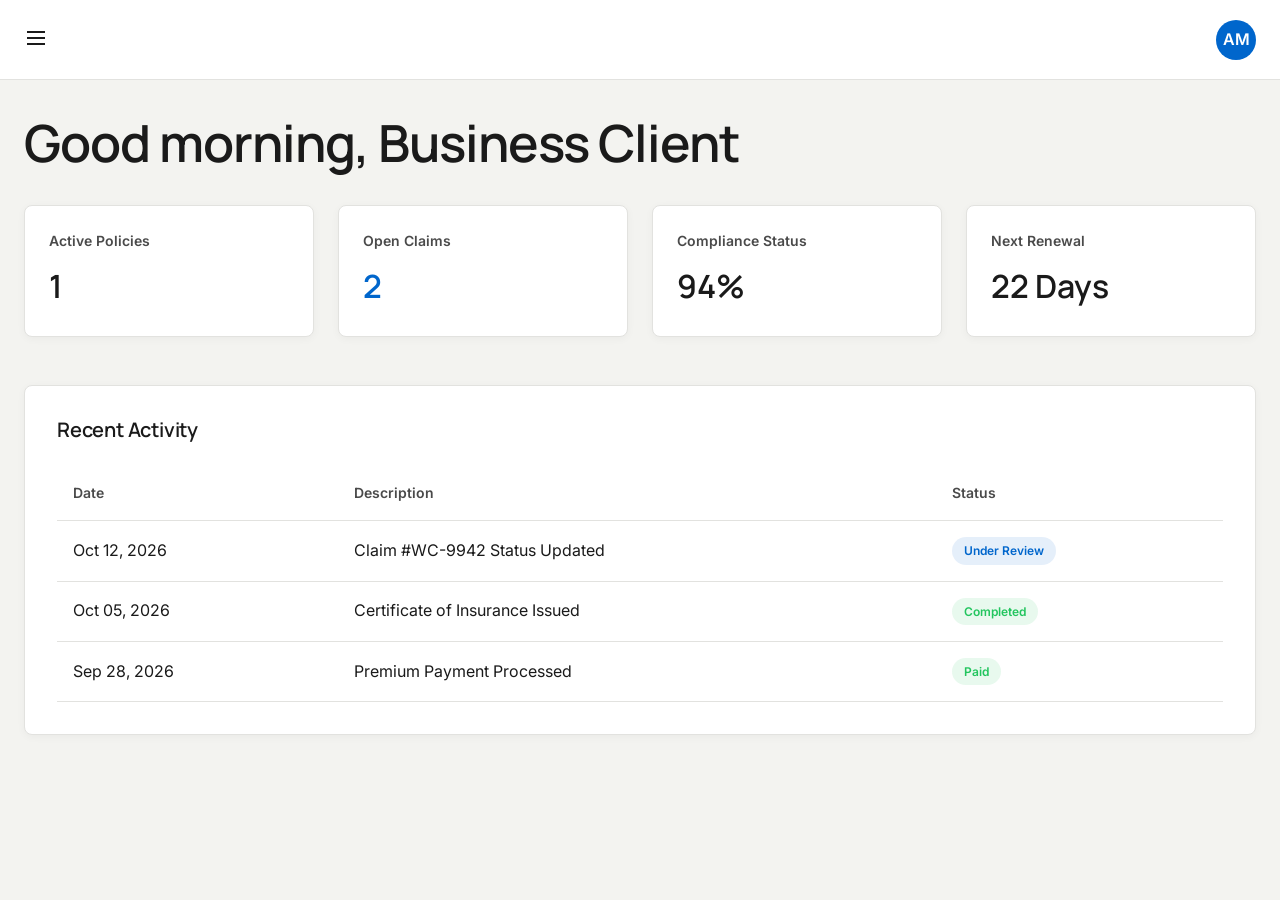
<file: dashboard.html>
<!DOCTYPE html>
<html lang="en" data-theme="light" dir="ltr">
<head>
    <meta charset="UTF-8">
    <meta name="viewport" content="width=device-width, initial-scale=1.0">
    <title>Client Portal | WorkGuard</title>
    <link rel="icon" type="image/svg+xml" href="assets/logo/favicon.svg">
    
    <link rel="preconnect" href="https://fonts.googleapis.com">
    <link rel="preconnect" href="https://fonts.gstatic.com" crossorigin>
    <link href="https://fonts.googleapis.com/css2?family=Inter:wght@400;500;600;700&family=Manrope:wght@500;600;700;800&display=swap" rel="stylesheet">
    
    <link rel="stylesheet" href="assets/css/style.css">
    
    <style>
        body { background: var(--bg-secondary); }
        
        .dashboard-layout {
            display: flex;
            height: 100vh;
            overflow: hidden;
        }

        /* Sidebar */
        .dash-sidebar {
            width: 280px;
            background: var(--bg-tertiary);
            border-right: 1px solid var(--border-color);
            display: flex;
            flex-direction: column;
            transition: all var(--transition-base);
            z-index: 100;
        }
        [dir="rtl"] .dash-sidebar { border-right: none; border-left: 1px solid var(--border-color); }
        
        .dash-logo-area {
            padding: 2rem;
            border-bottom: 1px solid var(--border-color);
        }
        
        .dash-nav {
            padding: 2rem 1rem;
            flex-grow: 1;
            overflow-y: auto;
            display: flex;
            flex-direction: column;
            gap: 0.5rem;
        }
        
        .dash-nav-link {
            display: flex;
            align-items: center;
            gap: 1rem;
            padding: 0.875rem 1rem;
            border-radius: var(--radius-sm);
            color: var(--text-secondary);
            font-weight: 500;
            transition: all var(--transition-fast);
        }
        .dash-nav-link svg { width: 20px; height: 20px; }
        .dash-nav-link:hover {
            background: var(--bg-secondary);
            color: var(--text-primary);
        }
        .dash-nav-link.active {
            background: var(--blue-light);
            color: var(--blue-primary);
        }

        .dash-footer {
            padding: 2rem;
            border-top: 1px solid var(--border-color);
            display: flex;
            flex-direction: column;
            gap: 1rem;
        }

        /* Main Content */
        .dash-main {
            flex-grow: 1;
            display: flex;
            flex-direction: column;
            overflow: hidden;
        }

        /* Header */
        .dash-header {
            height: 80px;
            background: var(--bg-tertiary);
            border-bottom: 1px solid var(--border-color);
            display: flex;
            align-items: center;
            justify-content: space-between;
            padding: 0 3rem;
            flex-shrink: 0;
        }
        
        .user-profile {
            display: flex;
            align-items: center;
            gap: 1rem;
        }
        .avatar {
            width: 40px;
            height: 40px;
            border-radius: 50%;
            background: var(--blue-primary);
            color: #FFF;
            display: flex;
            align-items: center;
            justify-content: center;
            font-weight: 600;
        }

        .dash-hamburger {
            display: none;
            background: transparent;
            border: none;
            color: var(--text-primary);
            cursor: pointer;
        }

        /* Content Area */
        .dash-content-area {
            flex-grow: 1;
            overflow-y: auto;
            padding: 3rem;
        }
        
        .dash-pane {
            display: none;
            animation: fadeIn 0.3s ease;
        }
        .dash-pane.active {
            display: block;
        }
        @keyframes fadeIn { from { opacity: 0; } to { opacity: 1; } }

        /* Overview Widgets */
        .widget-grid {
            display: grid;
            grid-template-columns: repeat(4, 1fr);
            gap: 1.5rem;
            margin-bottom: 3rem;
        }
        .widget-card {
            background: var(--bg-tertiary);
            border: 1px solid var(--border-color);
            border-radius: var(--radius-md);
            padding: 1.5rem;
            box-shadow: var(--shadow-sm);
        }
        .widget-title {
            color: var(--text-secondary);
            font-size: 0.875rem;
            font-weight: 600;
            margin-bottom: 0.5rem;
        }
        .widget-value {
            font-size: 2rem;
            font-family: var(--font-heading);
            font-weight: 600;
            color: var(--text-primary);
        }

        /* Cards & Tables */
        .dash-card {
            background: var(--bg-tertiary);
            border: 1px solid var(--border-color);
            border-radius: var(--radius-md);
            padding: 2rem;
            margin-bottom: 2rem;
            box-shadow: var(--shadow-sm);
        }
        .card-header {
            display: flex;
            justify-content: space-between;
            align-items: center;
            margin-bottom: 1.5rem;
        }
        
        .dash-table {
            width: 100%;
            border-collapse: collapse;
        }
        .dash-table th, .dash-table td {
            padding: 1rem;
            text-align: left;
            border-bottom: 1px solid var(--border-color);
        }
        [dir="rtl"] .dash-table th, [dir="rtl"] .dash-table td { text-align: right; }
        .dash-table th { color: var(--text-secondary); font-weight: 600; font-size: 0.875rem; }
        
        .status-badge {
            display: inline-block;
            padding: 0.25rem 0.75rem;
            border-radius: var(--radius-full);
            font-size: 0.75rem;
            font-weight: 600;
        }
        .status-active { background: rgba(34, 197, 94, 0.1); color: #22C55E; }
        .status-review { background: var(--blue-light); color: var(--blue-primary); }

        /* Claim Timeline */
        .claim-timeline {
            display: flex;
            justify-content: space-between;
            position: relative;
            margin: 3rem 0 2rem;
        }
        .claim-timeline::before {
            content: '';
            position: absolute;
            top: 15px;
            left: 0;
            right: 0;
            height: 2px;
            background: var(--border-color);
            z-index: 1;
        }
        .timeline-node {
            display: flex;
            flex-direction: column;
            align-items: center;
            gap: 0.5rem;
            position: relative;
            z-index: 2;
            width: 100px;
            text-align: center;
        }
        .node-dot {
            width: 32px;
            height: 32px;
            border-radius: 50%;
            background: var(--bg-tertiary);
            border: 2px solid var(--border-color);
            display: flex;
            align-items: center;
            justify-content: center;
        }
        .timeline-node.completed .node-dot {
            background: var(--blue-primary);
            border-color: var(--blue-primary);
            color: #FFF;
        }
        .timeline-node.current .node-dot {
            border-color: var(--blue-primary);
            box-shadow: 0 0 0 4px var(--blue-light);
        }

        /* Document Grid */
        .doc-grid {
            display: grid;
            grid-template-columns: repeat(3, 1fr);
            gap: 1.5rem;
        }
        .doc-card {
            border: 1px solid var(--border-color);
            border-radius: var(--radius-sm);
            padding: 1.5rem;
            display: flex;
            flex-direction: column;
            gap: 1rem;
        }
        .doc-icon { color: var(--text-secondary); }

        /* Chart */
        .dash-chart {
            height: 260px;
            display: flex;
            align-items: flex-end;
            justify-content: space-around;
            padding-top: 1.5rem;
            box-sizing: border-box;
        }
        .dash-chart-bar-wrap {
            height: 100%;
            width: 14%;
            max-width: 70px;
            display: flex;
            flex-direction: column;
            align-items: center;
            justify-content: flex-end;
            gap: 0.75rem;
            box-sizing: border-box;
        }
        .dash-chart-bar-track {
            order: 1;
            width: 34px;
            height: 170px;
            background: var(--bg-secondary);
            border-radius: var(--radius-sm) var(--radius-sm) 0 0;
            display: flex;
            align-items: flex-end;
            overflow: hidden;
            position: relative;
        }
        .dash-chart-bar {
            width: 100%;
            background: var(--blue-primary);
            border-radius: var(--radius-sm) var(--radius-sm) 0 0;
            height: 0;
            transition: height 0.8s cubic-bezier(0.4, 0, 0.2, 1);
        }
        .dash-chart-bar-info {
            order: 2;
            display: flex;
            flex-direction: column;
            align-items: center;
            gap: 0.25rem;
            width: 100%;
            text-align: center;
        }
        .dash-chart-label {
            font-size: 0.75rem;
            font-weight: 600;
            text-transform: uppercase;
            letter-spacing: 0.05em;
            color: var(--text-secondary);
            white-space: nowrap;
        }
        .dash-chart-val {
            font-size: 0.75rem;
            font-weight: 600;
            color: var(--blue-primary);
        }

        /* 1024px to 1340px Alone: Keep hamburger button & center navlinks/CTA in sidebar */
        @media (min-width: 1024px) and (max-width: 1340px) {
            .dash-sidebar {
                position: fixed;
                left: -280px;
                top: 0;
                bottom: 0;
            }
            [dir="rtl"] .dash-sidebar { left: auto; right: -280px; }
            .dash-sidebar.open { 
                left: 0; 
                box-shadow: var(--shadow-lg); 
                display: flex;
                flex-direction: column;
                align-items: center;
                text-align: center;
            }
            [dir="rtl"] .dash-sidebar.open { left: auto; right: 0; }
            .dash-hamburger { display: block !important; }
            .dash-header { padding: 0 1.5rem; }
            .dash-content-area { padding: 2rem 1.5rem; }
            
            .sidebar-backdrop {
                display: none;
                position: fixed;
                inset: 0;
                background: rgba(0,0,0,0.5);
                z-index: 90;
            }
            .sidebar-backdrop.active { display: block; }

            .dash-sidebar.open .dash-nav {
                display: flex;
                flex-direction: column;
                align-items: center;
                text-align: center;
                width: 100%;
            }
            .dash-sidebar.open .dash-nav-link {
                justify-content: center;
                text-align: center;
                width: 100%;
            }
            .dash-sidebar.open .dash-user-menu {
                display: flex;
                justify-content: center;
                width: 100%;
            }
            .dash-sidebar.open .dash-user-menu .btn {
                max-width: 220px;
                margin: 0 auto;
                text-align: center;
            }
        }

        @media (max-width: 1024px) {
            .widget-grid { grid-template-columns: repeat(2, 1fr); }
            .doc-grid { grid-template-columns: repeat(2, 1fr); }
            .doc-grid > *:nth-child(3):last-child,
            .widget-grid > *:nth-child(3):last-child {
                grid-column: 1 / -1;
                width: calc(50% - 0.75rem);
                justify-self: center;
            }
            .dash-sidebar {
                position: fixed;
                left: -280px;
                top: 0;
                bottom: 0;
            }
            [dir="rtl"] .dash-sidebar { left: auto; right: -280px; }
            .dash-sidebar.open { left: 0; box-shadow: var(--shadow-lg); }
            [dir="rtl"] .dash-sidebar.open { left: auto; right: 0; }
            .dash-hamburger { display: block; }
            .dash-header { padding: 0 1.5rem; }
            .dash-content-area { padding: 2rem 1.5rem; }
            
            /* Add backdrop for mobile sidebar */
            .sidebar-backdrop {
                display: none;
                position: fixed;
                inset: 0;
                background: rgba(0,0,0,0.5);
                z-index: 90;
            }
            .sidebar-backdrop.active { display: block; }
        }

        @media (max-width: 768px) {
            .widget-grid { 
                grid-template-columns: 1fr; 
                justify-items: center; 
            }
            .widget-card { 
                width: 100%; 
                text-align: center; 
                display: flex; 
                flex-direction: column; 
                align-items: center; 
                justify-content: center; 
                box-sizing: border-box; 
            }
            .dash-card { 
                max-width: 100%; 
                overflow: hidden; 
                box-sizing: border-box; 
            }
            .dash-card .card-header {
                flex-direction: column;
                align-items: center;
                text-align: center;
                gap: 1rem;
            }
            .dash-card h3 {
                text-align: center;
                width: 100%;
            }
            .doc-grid { 
                grid-template-columns: 1fr; 
                justify-items: center; 
            }
            .doc-card { 
                width: 100%; 
                text-align: center; 
                align-items: center; 
                box-sizing: border-box; 
            }
            .doc-grid > *:nth-child(3):last-child,
            .widget-grid > *:nth-child(3):last-child {
                width: 100%;
            }
            .claim-timeline { flex-direction: column; gap: 2rem; align-items: flex-start; }
            .claim-timeline::before { top: 0; bottom: 0; left: 15px; width: 2px; height: auto; right: auto; }
            [dir="rtl"] .claim-timeline::before { left: auto; right: 15px; }
            .timeline-node { flex-direction: row; width: 100%; text-align: left; }
            [dir="rtl"] .timeline-node { text-align: right; }
            .dash-table { display: block; overflow-x: auto; white-space: nowrap; width: 100%; }
            
            .dashboard-layout, .dash-main {
                height: auto !important;
                min-height: 100vh;
                overflow-x: hidden !important;
                width: 100%;
            }
            .dash-content-area {
                overflow-x: hidden !important;
                height: auto !important;
                padding-bottom: 3rem !important;
                width: 100%;
                min-width: 0;
            }

            /* Risk Overview Chart Mobile Alignment */
            .dash-chart {
                height: auto !important;
                display: flex !important;
                flex-direction: column !important;
                align-items: stretch !important;
                justify-content: flex-start !important;
                gap: 1.25rem !important;
                padding: 0 !important;
            }
            .dash-chart-bar-wrap {
                width: 100% !important;
                max-width: 100% !important;
                height: auto !important;
                display: flex !important;
                flex-direction: column !important;
                align-items: stretch !important;
                justify-content: flex-start !important;
                gap: 0.45rem !important;
            }
            .dash-chart-bar-info {
                display: flex !important;
                flex-direction: row !important;
                justify-content: space-between !important;
                align-items: center !important;
                width: 100% !important;
                margin: 0 !important;
            }
            .dash-chart-label {
                font-size: 0.875rem !important;
                font-weight: 500 !important;
                color: var(--text-primary) !important;
                text-transform: none !important;
                letter-spacing: normal !important;
                text-align: left !important;
            }
            [dir="rtl"] .dash-chart-label {
                text-align: right !important;
            }
            .dash-chart-val {
                font-size: 0.875rem !important;
                font-weight: 600 !important;
                color: var(--blue-primary) !important;
            }
            .dash-chart-bar-track {
                order: 2 !important;
                width: 100% !important;
                height: 10px !important;
                background: var(--bg-secondary) !important;
                border-radius: var(--radius-full) !important;
                display: block !important;
                overflow: hidden !important;
                position: relative !important;
            }
            .dash-chart-bar {
                height: 100% !important;
                width: 0;
                background: var(--blue-primary) !important;
                border-radius: var(--radius-full) !important;
                transition: width 0.8s cubic-bezier(0.4, 0, 0.2, 1) !important;
            }
        }
    </style>
</head>
<body>

    <div class="dashboard-layout">
        
        <!-- Sidebar Backdrop for Mobile -->
        <div class="sidebar-backdrop" id="sidebarBackdrop"></div>

        <!-- SIDEBAR -->
        <aside class="dash-sidebar" id="sidebar">
            <div class="dash-logo-area">
                <a href="index.html">
                    <div style="display: flex; align-items: center; gap: 0.75rem;"><img src="assets/logo/favicon.svg" alt="WorkGuard Icon" width="32" height="32"><span style="font-family: var(--font-heading); font-weight: 800; font-size: 1.5rem; letter-spacing: -0.02em; color: var(--text-primary); text-transform: uppercase;">WorkGuard</span></div>
                </a>
            </div>
            
            <nav class="dash-nav">
                <a href="#overview" class="dash-nav-link active">
                    <svg viewBox="0 0 24 24" fill="none" stroke="currentColor" stroke-width="2"><rect x="3" y="3" width="7" height="7"></rect><rect x="14" y="3" width="7" height="7"></rect><rect x="14" y="14" width="7" height="7"></rect><rect x="3" y="14" width="7" height="7"></rect></svg>
                    Overview
                </a>
                <a href="#claims" class="dash-nav-link">
                    <svg viewBox="0 0 24 24" fill="none" stroke="currentColor" stroke-width="2"><path d="M14 2H6a2 2 0 0 0-2 2v16a2 2 0 0 0 2 2h12a2 2 0 0 0 2-2V8z"></path><polyline points="14 2 14 8 20 8"></polyline><line x1="16" y1="13" x2="8" y2="13"></line><line x1="16" y1="17" x2="8" y2="17"></line><polyline points="10 9 9 9 8 9"></polyline></svg>
                    Claim Status
                </a>
                <a href="#documents" class="dash-nav-link">
                    <svg viewBox="0 0 24 24" fill="none" stroke="currentColor" stroke-width="2"><path d="M13 2H6a2 2 0 0 0-2 2v16a2 2 0 0 0 2 2h12a2 2 0 0 0 2-2V9z"></path><polyline points="13 2 13 9 20 9"></polyline></svg>
                    Policy Documents
                </a>
                <a href="#premium" class="dash-nav-link">
                    <svg viewBox="0 0 24 24" fill="none" stroke="currentColor" stroke-width="2"><line x1="12" y1="1" x2="12" y2="23"></line><path d="M17 5H9.5a3.5 3.5 0 0 0 0 7h5a3.5 3.5 0 0 1 0 7H6"></path></svg>
                    Premium History
                </a>
                <a href="#certificates" class="dash-nav-link">
                    <svg viewBox="0 0 24 24" fill="none" stroke="currentColor" stroke-width="2"><circle cx="12" cy="8" r="7"></circle><polyline points="8.21 13.89 7 23 12 20 17 23 15.79 13.88"></polyline></svg>
                    Certificates
                </a>
                <a href="#risk" class="dash-nav-link">
                    <svg viewBox="0 0 24 24" fill="none" stroke="currentColor" stroke-width="2"><polyline points="22 12 18 12 15 21 9 3 6 12 2 12"></polyline></svg>
                    Risk Overview
                </a>
            </nav>
            
            <div class="dash-footer">
                <div style="display: flex; justify-content: center; gap: 0.5rem;">
                    <button class="icon-btn js-theme-toggle" aria-label="Toggle Theme" style="background: var(--bg-main); border: 1px solid var(--border-color);"></button>
                    <button class="icon-btn js-dir-toggle" aria-label="Toggle RTL" style="background: var(--bg-main); border: 1px solid var(--border-color); display: flex;">
                        <svg width="20" height="20" viewBox="0 0 24 24" fill="none" stroke="currentColor" stroke-width="2" stroke-linecap="round" stroke-linejoin="round">
                            <path d="M21 9H7M21 9L17 5M21 9L17 13M3 15h14M3 15l4-4M3 15l4 4"/>
                        </svg>
                    </button>
                </div>
                <a href="index.html" class="btn btn-secondary" style="width: 100%;">Log Out</a>
            </div>
        </aside>

        <!-- MAIN AREA -->
        <main class="dash-main">
            <!-- Header -->
            <header class="dash-header">
                <button class="dash-hamburger" id="sidebarToggle">
                    <svg width="24" height="24" viewBox="0 0 24 24" fill="none" stroke="currentColor" stroke-width="2"><line x1="3" y1="12" x2="21" y2="12"></line><line x1="3" y1="6" x2="21" y2="6"></line><line x1="3" y1="18" x2="21" y2="18"></line></svg>
                </button>
                <div style="flex-grow: 1;"></div>
                <div class="user-profile">
                    <span class="text-sm font-weight-600" style="display: none; @media(min-width:576px){display:block;}">Acme Manufacturing Corp.</span>
                    <div class="avatar">AM</div>
                </div>
            </header>

            <!-- Content -->
            <div class="dash-content-area">
                
                <!-- PANE: Overview -->
                <div class="dash-pane active" id="overview">
                    <h2 class="text-h2" style="margin-bottom: 2rem;">Good morning, Business Client</h2>
                    
                    <div class="widget-grid">
                        <div class="widget-card">
                            <div class="widget-title">Active Policies</div>
                            <div class="widget-value js-counter" data-target="2">0</div>
                        </div>
                        <div class="widget-card">
                            <div class="widget-title">Open Claims</div>
                            <div class="widget-value text-blue js-counter" data-target="4" style="color: var(--blue-primary);">0</div>
                        </div>
                        <div class="widget-card">
                            <div class="widget-title">Compliance Status</div>
                            <div class="widget-value js-counter" data-target="94" data-suffix="%">0%</div>
                        </div>
                        <div class="widget-card">
                            <div class="widget-title">Next Renewal</div>
                            <div class="widget-value js-counter" data-target="42" data-suffix=" Days">0 Days</div>
                        </div>
                    </div>
                    
                    <div class="dash-card">
                        <div class="card-header">
                            <h3 class="text-h3" style="font-size: 1.25rem; margin: 0;">Recent Activity</h3>
                        </div>
                        <table class="dash-table">
                            <thead>
                                <tr>
                                    <th>Date</th>
                                    <th>Description</th>
                                    <th>Status</th>
                                </tr>
                            </thead>
                            <tbody>
                                <tr>
                                    <td>Oct 12, 2026</td>
                                    <td>Claim #WC-9942 Status Updated</td>
                                    <td><span class="status-badge status-review">Under Review</span></td>
                                </tr>
                                <tr>
                                    <td>Oct 05, 2026</td>
                                    <td>Certificate of Insurance Issued</td>
                                    <td><span class="status-badge status-active">Completed</span></td>
                                </tr>
                                <tr>
                                    <td>Sep 28, 2026</td>
                                    <td>Premium Payment Processed</td>
                                    <td><span class="status-badge status-active">Paid</span></td>
                                </tr>
                            </tbody>
                        </table>
                    </div>
                </div>

                <!-- PANE: Claims -->
                <div class="dash-pane" id="claims">
                    <h2 class="text-h2" style="margin-bottom: 2rem;">Claim Status Tracker</h2>
                    
                    <div class="dash-card">
                        <div class="card-header">
                            <div>
                                <h3 class="text-h3" style="font-size: 1.25rem; margin: 0;">Claim #WC-9942</h3>
                                <p class="text-secondary text-sm">Incident Date: Oct 10, 2026</p>
                            </div>
                            <span class="status-badge status-review">Under Review</span>
                        </div>
                        
                        <div class="claim-timeline">
                            <div class="timeline-node completed">
                                <div class="node-dot"><svg width="16" height="16" viewBox="0 0 24 24" fill="none" stroke="currentColor" stroke-width="2"><polyline points="20 6 9 17 4 12"></polyline></svg></div>
                                <span class="text-sm font-weight-600">Submitted</span>
                            </div>
                            <div class="timeline-node current">
                                <div class="node-dot"></div>
                                <span class="text-sm font-weight-600">Under Review</span>
                            </div>
                            <div class="timeline-node">
                                <div class="node-dot"></div>
                                <span class="text-sm font-weight-600 text-secondary">Documentation</span>
                            </div>
                            <div class="timeline-node">
                                <div class="node-dot"></div>
                                <span class="text-sm font-weight-600 text-secondary">Assessment</span>
                            </div>
                            <div class="timeline-node">
                                <div class="node-dot"></div>
                                <span class="text-sm font-weight-600 text-secondary">Resolution</span>
                            </div>
                        </div>
                        
                        <div style="background: var(--bg-main); padding: 1rem; border-radius: var(--radius-sm); border: 1px solid var(--border-color);">
                            <p class="text-sm text-secondary"><strong>Current Action:</strong> The adjuster is reviewing the initial incident report. No further action is required from you at this moment.</p>
                        </div>
                    </div>
                </div>

                <!-- PANE: Documents -->
                <div class="dash-pane" id="documents">
                    <h2 class="text-h2" style="margin-bottom: 2rem;">Policy Documents</h2>
                    
                    <div class="doc-grid">
                        <div class="doc-card">
                            <svg class="doc-icon" width="32" height="32" viewBox="0 0 24 24" fill="none" stroke="currentColor" stroke-width="2"><path d="M14 2H6a2 2 0 0 0-2 2v16a2 2 0 0 0 2 2h12a2 2 0 0 0 2-2V8z"></path><polyline points="14 2 14 8 20 8"></polyline></svg>
                            <div>
                                <div class="font-weight-600">Workers' Compensation Policy</div>
                                <div class="text-xs text-secondary">Term: 2026-2027</div>
                            </div>
                            <div style="display: flex; gap: 0.5rem; margin-top: auto;">
                                <button class="btn btn-outline" style="padding: 0.5rem; flex-grow: 1; font-size: 0.875rem;">View</button>
                                <button class="btn btn-primary" style="padding: 0.5rem; flex-grow: 1; font-size: 0.875rem;">Download</button>
                            </div>
                        </div>
                        <div class="doc-card">
                            <svg class="doc-icon" width="32" height="32" viewBox="0 0 24 24" fill="none" stroke="currentColor" stroke-width="2"><path d="M14 2H6a2 2 0 0 0-2 2v16a2 2 0 0 0 2 2h12a2 2 0 0 0 2-2V8z"></path><polyline points="14 2 14 8 20 8"></polyline></svg>
                            <div>
                                <div class="font-weight-600">Coverage Summary</div>
                                <div class="text-xs text-secondary">Updated Oct 1, 2026</div>
                            </div>
                            <div style="display: flex; gap: 0.5rem; margin-top: auto;">
                                <button class="btn btn-outline" style="padding: 0.5rem; flex-grow: 1; font-size: 0.875rem;">View</button>
                                <button class="btn btn-primary" style="padding: 0.5rem; flex-grow: 1; font-size: 0.875rem;">Download</button>
                            </div>
                        </div>
                        <div class="doc-card">
                            <svg class="doc-icon" width="32" height="32" viewBox="0 0 24 24" fill="none" stroke="currentColor" stroke-width="2"><path d="M14 2H6a2 2 0 0 0-2 2v16a2 2 0 0 0 2 2h12a2 2 0 0 0 2-2V8z"></path><polyline points="14 2 14 8 20 8"></polyline></svg>
                            <div>
                                <div class="font-weight-600">Safety Documentation</div>
                                <div class="text-xs text-secondary">IIPP Manual</div>
                            </div>
                            <div style="display: flex; gap: 0.5rem; margin-top: auto;">
                                <button class="btn btn-outline" style="padding: 0.5rem; flex-grow: 1; font-size: 0.875rem;">View</button>
                                <button class="btn btn-primary" style="padding: 0.5rem; flex-grow: 1; font-size: 0.875rem;">Download</button>
                            </div>
                        </div>
                    </div>
                </div>

                <!-- PANE: Premium -->
                <div class="dash-pane" id="premium">
                    <h2 class="text-h2" style="margin-bottom: 2rem;">Premium Payment History</h2>
                    
                    <div class="dash-card">
                        <table class="dash-table">
                            <thead>
                                <tr>
                                    <th>Date</th>
                                    <th>Policy Number</th>
                                    <th>Reference</th>
                                    <th>Amount</th>
                                    <th>Status</th>
                                </tr>
                            </thead>
                            <tbody>
                                <tr>
                                    <td>Sep 28, 2026</td>
                                    <td>POL-8839201</td>
                                    <td>INV-0926</td>
                                    <td>$4,250.00</td>
                                    <td><span class="status-badge status-active">Paid</span></td>
                                </tr>
                                <tr>
                                    <td>Aug 28, 2026</td>
                                    <td>POL-8839201</td>
                                    <td>INV-0826</td>
                                    <td>$4,250.00</td>
                                    <td><span class="status-badge status-active">Paid</span></td>
                                </tr>
                                <tr>
                                    <td>Jul 28, 2026</td>
                                    <td>POL-8839201</td>
                                    <td>INV-0726</td>
                                    <td>$4,250.00</td>
                                    <td><span class="status-badge status-active">Paid</span></td>
                                </tr>
                            </tbody>
                        </table>
                    </div>
                </div>

                <!-- PANE: Certificates -->
                <div class="dash-pane" id="certificates">
                    <h2 class="text-h2" style="margin-bottom: 2rem;">Compliance Certificates</h2>
                    
                    <div class="doc-grid">
                        <div class="doc-card">
                            <div style="display: flex; justify-content: space-between;">
                                <span class="status-badge status-active">Valid</span>
                            </div>
                            <div>
                                <div class="font-weight-600" style="margin-top: 1rem;">Certificate of Insurance</div>
                                <div class="text-sm text-secondary" style="margin-top: 0.5rem;">Issue Date: Nov 1, 2025</div>
                                <div class="text-sm text-secondary">Expiry Date: Nov 1, 2026</div>
                            </div>
                            <button class="btn btn-outline" style="width: 100%; margin-top: auto;">Download Certificate</button>
                        </div>
                    </div>
                </div>

                <!-- PANE: Risk -->
                <div class="dash-pane" id="risk">
                    <h2 class="text-h2" style="margin-bottom: 2rem;">Risk Overview</h2>
                    
                    <div class="dash-card">
                        <h3 class="text-h3" style="font-size: 1.25rem; margin-bottom: 2rem;">Risk Exposure by Category</h3>
                        <div class="dash-chart">
                            <div class="dash-chart-bar-wrap">
                                <div class="dash-chart-bar-info">
                                    <span class="dash-chart-label">Workplace</span>
                                    <span class="dash-chart-val">30%</span>
                                </div>
                                <div class="dash-chart-bar-track">
                                    <div class="dash-chart-bar" data-height="30"></div>
                                </div>
                            </div>
                            <div class="dash-chart-bar-wrap">
                                <div class="dash-chart-bar-info">
                                    <span class="dash-chart-label">Claims</span>
                                    <span class="dash-chart-val">65%</span>
                                </div>
                                <div class="dash-chart-bar-track">
                                    <div class="dash-chart-bar" data-height="65"></div>
                                </div>
                            </div>
                            <div class="dash-chart-bar-wrap">
                                <div class="dash-chart-bar-info">
                                    <span class="dash-chart-label">Documentation</span>
                                    <span class="dash-chart-val">20%</span>
                                </div>
                                <div class="dash-chart-bar-track">
                                    <div class="dash-chart-bar" data-height="20"></div>
                                </div>
                            </div>
                            <div class="dash-chart-bar-wrap">
                                <div class="dash-chart-bar-info">
                                    <span class="dash-chart-label">Compliance</span>
                                    <span class="dash-chart-val">15%</span>
                                </div>
                                <div class="dash-chart-bar-track">
                                    <div class="dash-chart-bar" data-height="15"></div>
                                </div>
                            </div>
                            <div class="dash-chart-bar-wrap">
                                <div class="dash-chart-bar-info">
                                    <span class="dash-chart-label">Renewal</span>
                                    <span class="dash-chart-val">45%</span>
                                </div>
                                <div class="dash-chart-bar-track">
                                    <div class="dash-chart-bar" data-height="45"></div>
                                </div>
                            </div>
                        </div>
                    </div>
                </div>

            </div>
        </main>
    </div>

    <!-- Scripts -->
    <script src="assets/js/main.js"></script>
    <script src="assets/js/animations.js"></script>
    <script src="assets/js/dashboard.js"></script>
    <script>
        // Sidebar Toggle for Mobile
        const sidebarToggle = document.getElementById('sidebarToggle');
        const sidebar = document.getElementById('sidebar');
        const sidebarBackdrop = document.getElementById('sidebarBackdrop');

        if(sidebarToggle && sidebar && sidebarBackdrop) {
            sidebarToggle.addEventListener('click', () => {
                sidebar.classList.add('open');
                sidebarBackdrop.classList.add('active');
            });
            
            sidebarBackdrop.addEventListener('click', () => {
                sidebar.classList.remove('open');
                sidebarBackdrop.classList.remove('active');
            });
        }
    </script>
</body>
</html>
</file>
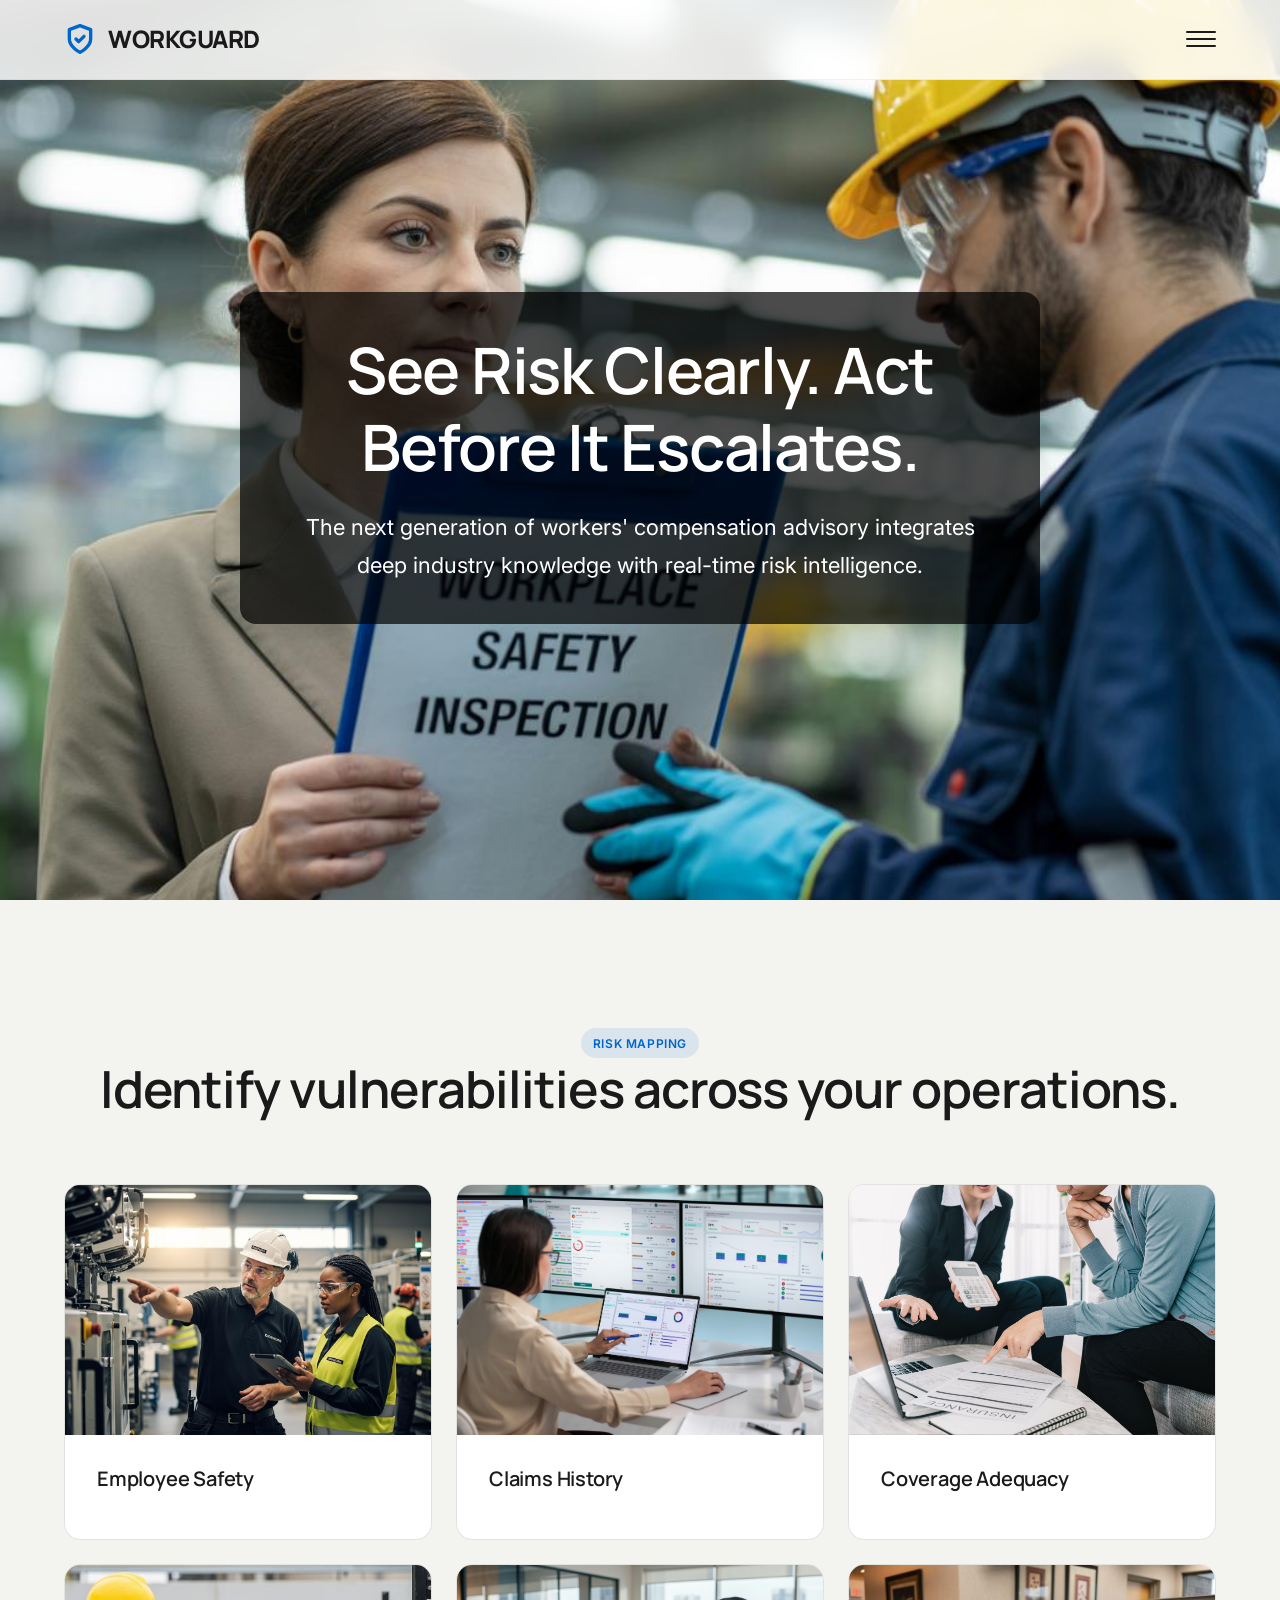
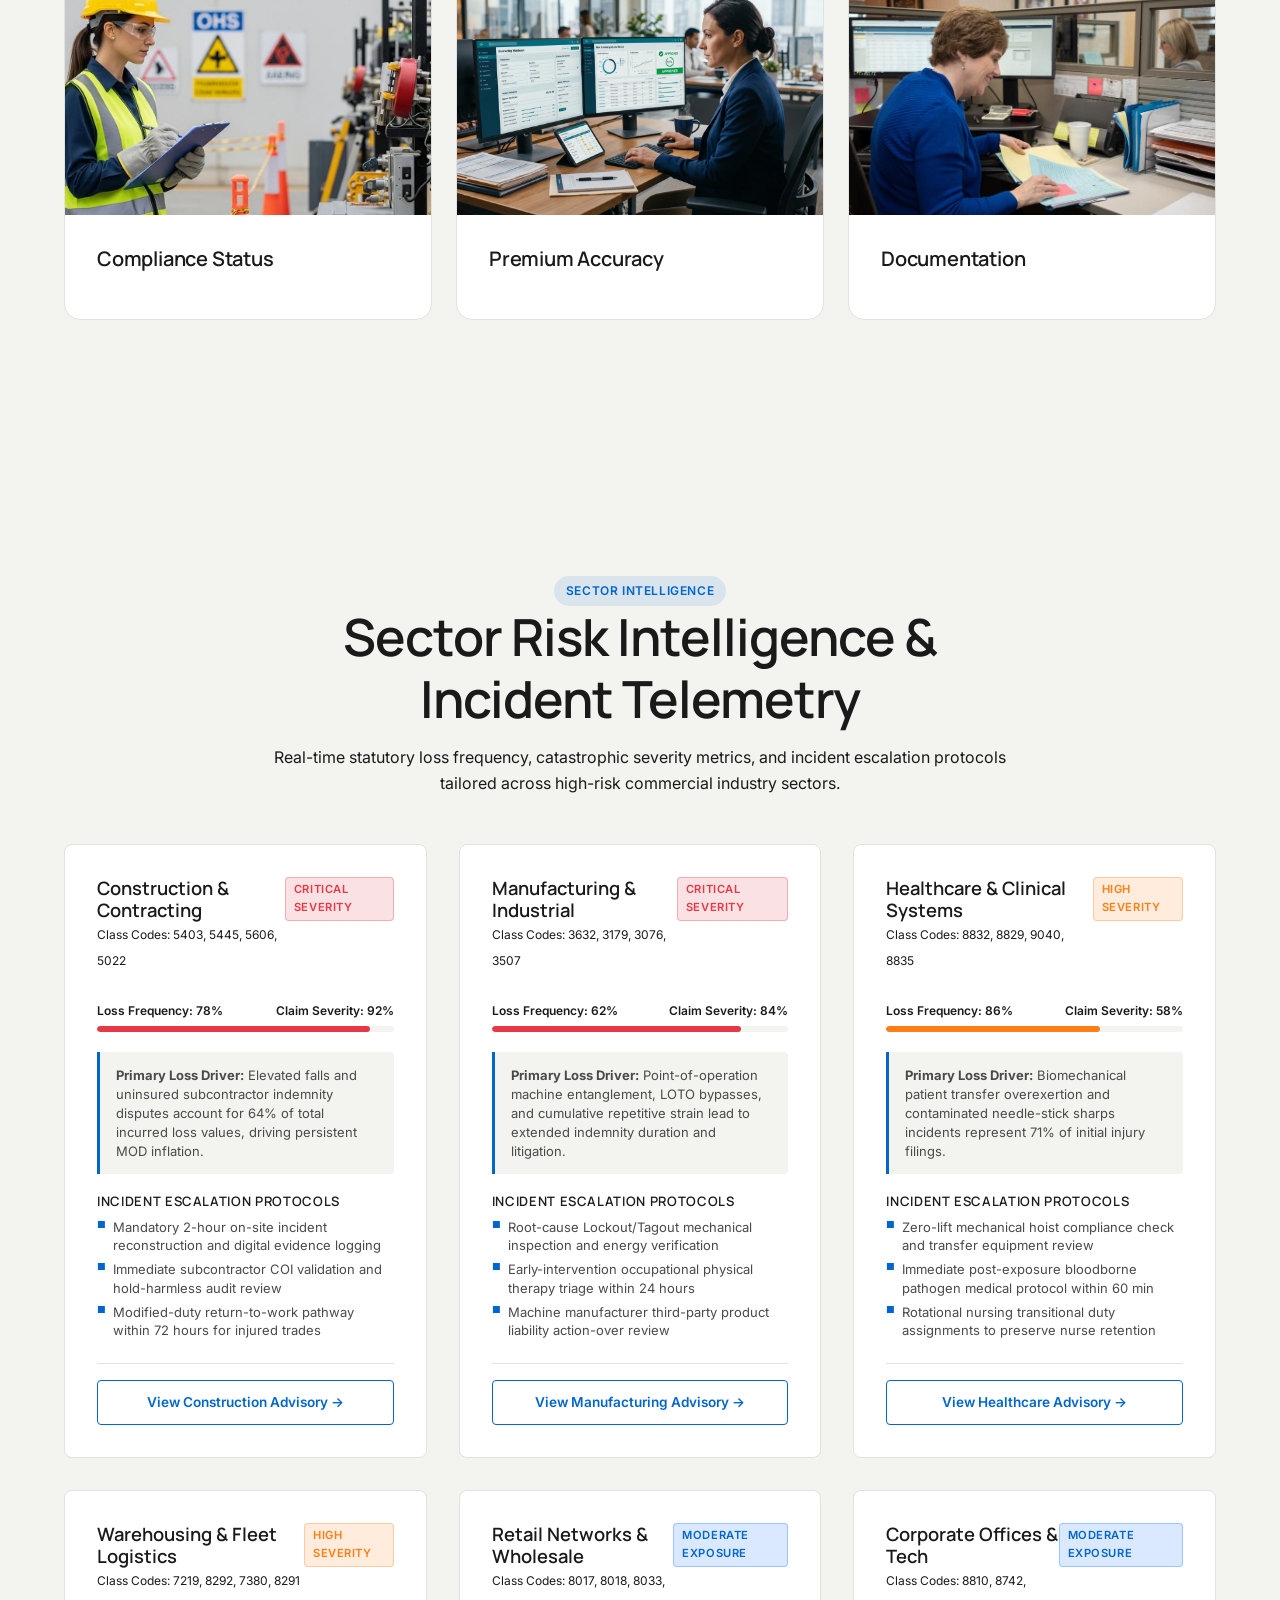
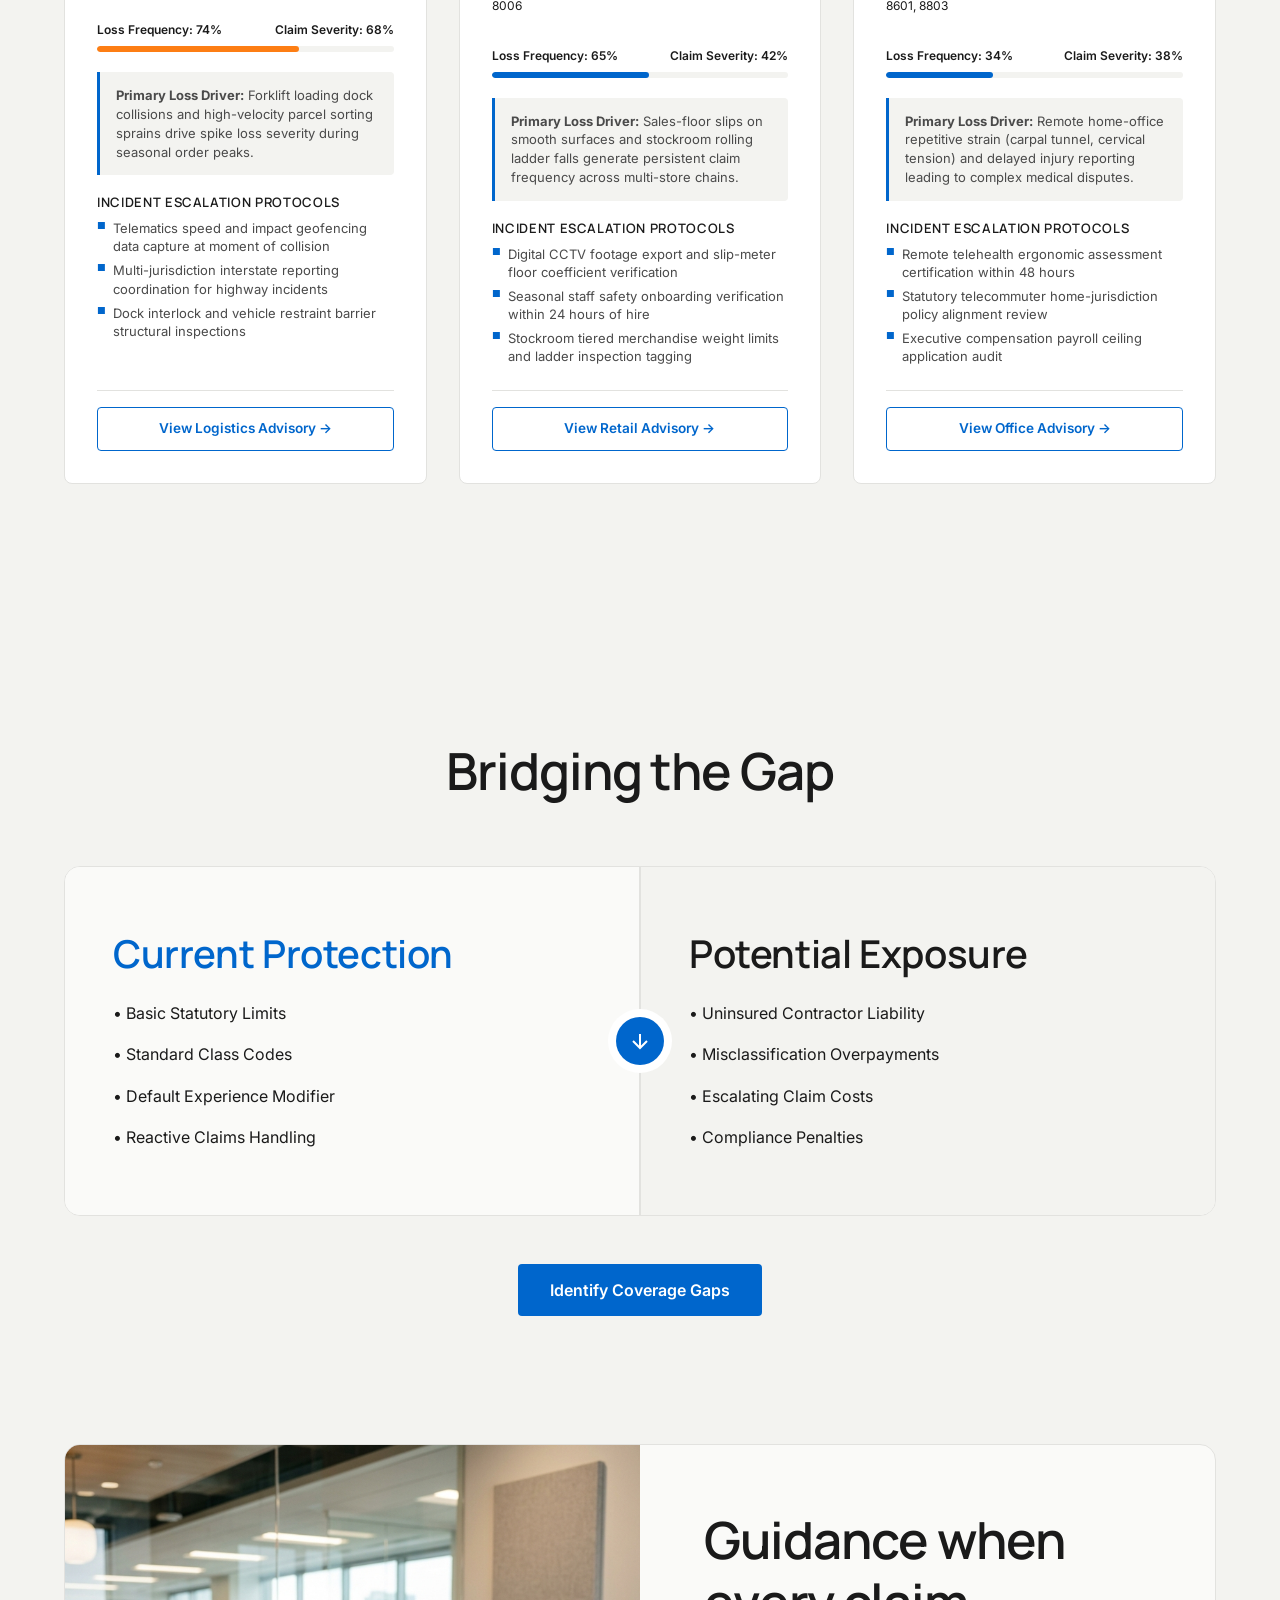
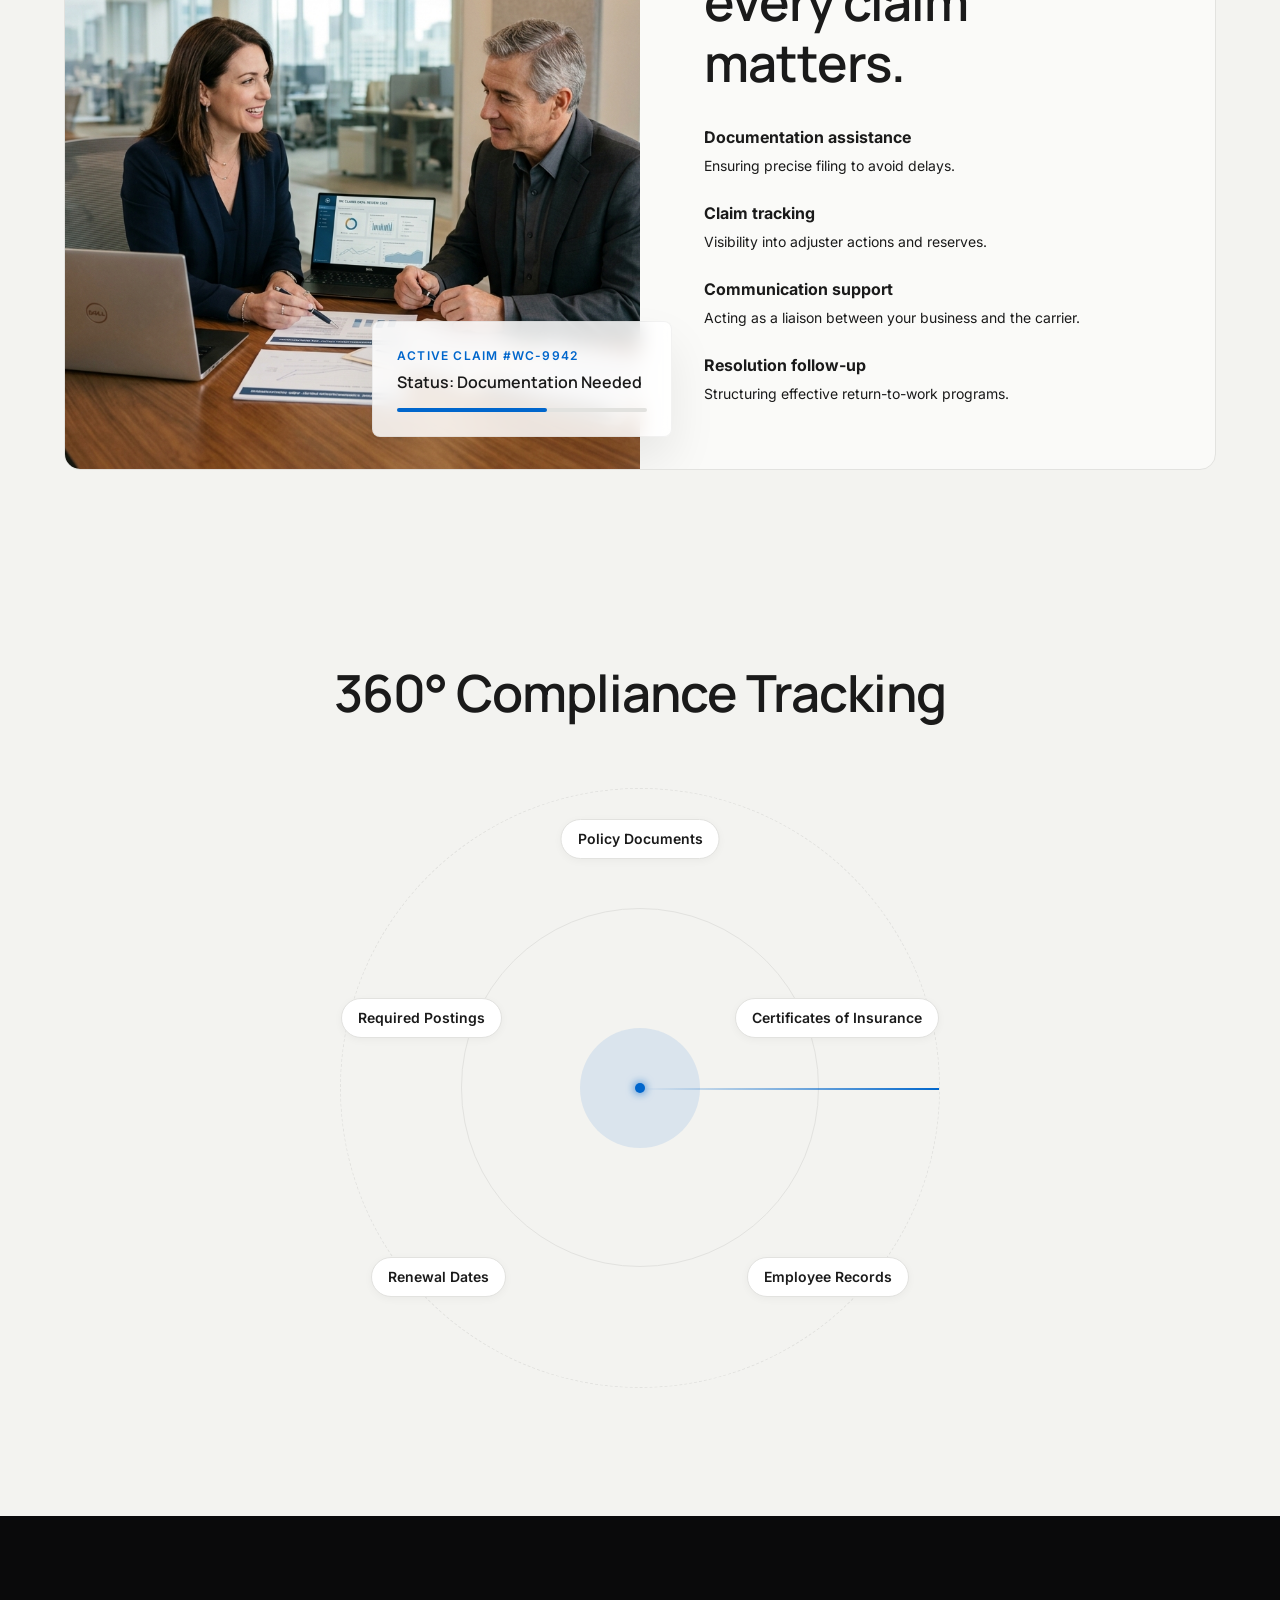
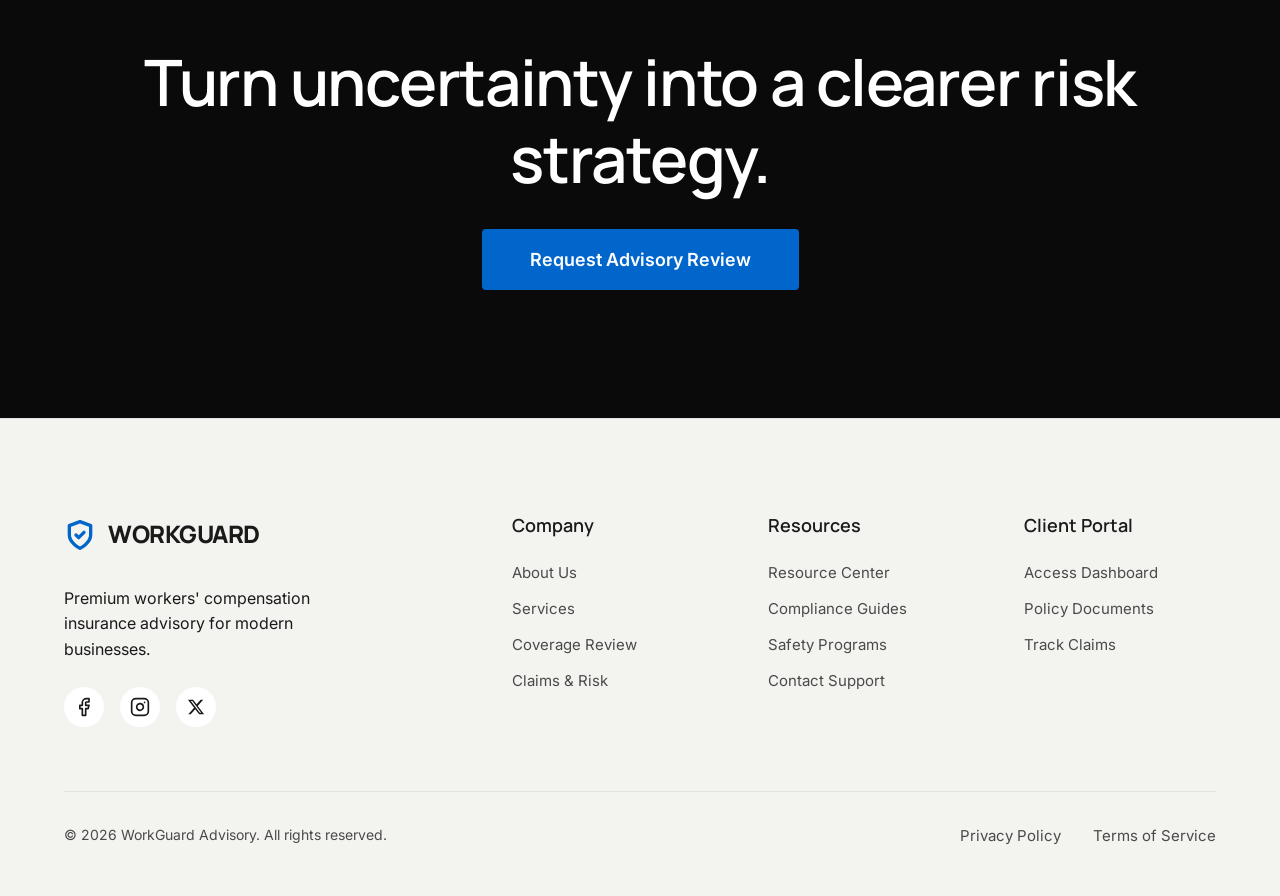
<file: home-2.html>
<!DOCTYPE html>
<html lang="en" data-theme="light" dir="ltr">

<head>
    <meta charset="UTF-8">
    <meta name="viewport" content="width=device-width, initial-scale=1.0">
    <title>Risk Command Center | WorkGuard Advisory</title>
    <link rel="icon" type="image/svg+xml" href="assets/logo/favicon.svg">

    <link rel="preconnect" href="https://fonts.googleapis.com">
    <link rel="preconnect" href="https://fonts.gstatic.com" crossorigin>
    <link
        href="https://fonts.googleapis.com/css2?family=Inter:wght@400;500;600;700&family=Manrope:wght@500;600;700;800&display=swap"
        rel="stylesheet">

    <link rel="stylesheet" href="assets/css/style.css">
    <link rel="stylesheet" href="assets/css/responsive.css">

    <style>
        body {
            background: var(--bg-secondary);
        }

        /* Command Center Hero */
        .command-hero {
            min-height: 100vh;
            display: flex;
            align-items: center;
            padding-top: var(--header-height);
            position: relative;
            overflow: hidden;
            background: url('assets/images/home2-hero.png') center/cover no-repeat;
        }

        .command-content {
            text-align: center;
            max-width: 800px;
            margin: 0 auto 4rem;
            position: relative;
            z-index: 10;
            background: rgba(0, 0, 0, 0.7);
            padding: 2.5rem;
            border-radius: var(--radius-lg);
        }
        .command-content .text-h1,
        .command-content .text-lead {
            color: #ffffff !important;
        }

        /* 3D Risk Visualization */
        .viz-3d-container {
            position: relative;
            height: 500px;
            width: 100%;
            perspective: 1200px;
            display: flex;
            justify-content: center;
            align-items: center;
        }

        .viz-card {
            position: absolute;
            background: var(--glass-bg);
            backdrop-filter: blur(12px);
            border: 1px solid var(--glass-border);
            border-radius: var(--radius-md);
            padding: 1.5rem;
            box-shadow: var(--shadow-lg);
            transition: all 0.5s cubic-bezier(0.2, 0.8, 0.2, 1);
            transform-style: preserve-3d;
            cursor: pointer;
        }

        .viz-card:hover {
            border-color: var(--blue-primary);
            z-index: 100 !important;
        }

        .viz-card h4 {
            margin-bottom: 0.5rem;
            font-size: 1rem;
        }

        .viz-card .metric {
            font-size: 2rem;
            font-weight: 600;
            font-family: var(--font-heading);
            color: var(--blue-primary);
            line-height: 1;
        }

        /* Business Risk Map */
        .risk-map-grid {
            display: grid;
            grid-template-columns: repeat(3, 1fr);
            gap: 1.5rem;
            margin-top: 4rem;
        }

        .risk-map-item {
            background: var(--bg-tertiary);
            border: 1px solid var(--border-color);
            border-radius: var(--radius-lg);
            padding: 2rem;
            cursor: pointer;
            transition: all var(--transition-base);
            position: relative;
            overflow: hidden;
        }

        .risk-map-item:hover {
            border-color: var(--blue-primary);
            background: var(--bg-main);
        }

        .risk-map-item .expanded-content {
            max-height: 0;
            opacity: 0;
            overflow: hidden;
            transition: all var(--transition-base);
        }

        .risk-map-item:hover .expanded-content {
            max-height: 100px;
            opacity: 1;
            margin-top: 1rem;
        }

        /* Coverage Gap Analysis */
        .gap-split {
            display: grid;
            grid-template-columns: 1fr auto 1fr;
            align-items: stretch;
            background: var(--bg-tertiary);
            border-radius: var(--radius-lg);
            border: 1px solid var(--border-color);
            margin-top: 4rem;
            overflow: hidden;
        }

        .gap-col {
            padding: 4rem 3rem;
        }

        .gap-col.left {
            background: var(--bg-main);
        }

        .gap-col.right {
            background: var(--bg-secondary);
        }

        .gap-divider {
            width: 2px;
            background: var(--border-color);
            position: relative;
        }

        .gap-indicator {
            position: absolute;
            top: 50%;
            left: 50%;
            transform: translate(-50%, -50%);
            width: 48px;
            height: 48px;
            background: var(--blue-primary);
            color: #FFF;
            border-radius: 50%;
            display: flex;
            align-items: center;
            justify-content: center;
            box-shadow: 0 0 0 8px var(--bg-tertiary);
            animation: pulse 2s infinite;
        }

        @keyframes pulse {
            0% {
                box-shadow: 0 0 0 0 rgba(0, 102, 204, 0.4);
            }

            70% {
                box-shadow: 0 0 0 15px rgba(0, 102, 204, 0);
            }

            100% {
                box-shadow: 0 0 0 0 rgba(0, 102, 204, 0);
            }
        }

        /* Compliance Radar */
        .radar-container {
            display: flex;
            flex-direction: column;
            align-items: center;
            margin-top: 4rem;
        }

        .radar-visual {
            width: 600px;
            height: 600px;
            position: relative;
            border-radius: 50%;
            border: 1px dashed var(--border-color);
            display: flex;
            align-items: center;
            justify-content: center;
        }

        .radar-visual::before {
            content: '';
            position: absolute;
            width: 60%;
            height: 60%;
            border-radius: 50%;
            border: 1px solid var(--border-color);
        }

        .radar-visual::after {
            content: '';
            position: absolute;
            width: 20%;
            height: 20%;
            border-radius: 50%;
            background: var(--blue-primary);
            opacity: 0.1;
        }

        .radar-item {
            position: absolute;
            background: var(--bg-tertiary);
            padding: 0.5rem 1rem;
            border-radius: var(--radius-full);
            border: 1px solid var(--border-color);
            font-size: 0.875rem;
            font-weight: 600;
            box-shadow: var(--shadow-sm);
            z-index: 10;
        }

        .ri-1 {
            top: 5%;
            left: 50%;
            transform: translateX(-50%);
        }

        .ri-2 {
            top: 35%;
            right: 0%;
        }

        .ri-3 {
            bottom: 15%;
            right: 5%;
        }

        .ri-4 {
            bottom: 15%;
            left: 5%;
        }

        .ri-5 {
            top: 35%;
            left: 0%;
        }

        .radar-sweep {
            position: absolute;
            width: 50%;
            height: 2px;
            background: linear-gradient(90deg, transparent, var(--blue-primary));
            top: 50%;
            left: 50%;
            transform-origin: 0 0;
            animation: sweep 4s linear infinite;
        }

        @keyframes sweep {
            from {
                transform: rotate(0deg);
            }

            to {
                transform: rotate(360deg);
            }
        }

        @media (max-width: 1024px) {
            .risk-map-grid {
                grid-template-columns: repeat(2, 1fr) !important;
            }

            .gap-split {
                grid-template-columns: 1fr;
            }

            .gap-divider {
                height: 2px;
                width: 100%;
            }
        }

        @media (max-width: 768px) {
            .risk-map-grid {
                grid-template-columns: repeat(2, 1fr) !important;
            }

            .radar-visual {
                width: 250px;
                height: 250px;
                margin: 0 auto;
            }

            .radar-item {
                font-size: 0.7rem;
                padding: 0.25rem 0.5rem;
                white-space: normal;
                text-align: center;
                max-width: 110px;
                line-height: 1.2;
            }

            .ri-1 {
                max-width: 140px;
                top: -5%;
            }

            .ri-2 {
                right: -20%;
            }

            .ri-5 {
                left: -20%;
            }

            .ri-3 {
                right: -10%;
                bottom: 0%;
            }

            .ri-4 {
                left: -10%;
                bottom: 0%;
            }

            .viz-card {
                transform: none !important;
                position: static;
                width: 100%;
                margin-bottom: 1rem;
            }

            .viz-3d-container {
                height: auto;
                flex-direction: column;
                padding: 2rem 5%;
                perspective: none;
            }
        }
        
        @media (max-width: 576px) {
            .risk-map-grid {
                grid-template-columns: 1fr !important;
            }
            
            .risk-map-item img {
                object-position: top !important;
            }
        }
    </style>
</head>

<body>

    <!-- NAVBAR -->
    <header class="navbar">
        <div class="container navbar-container">
            <a href="index.html" class="logo" aria-label="WorkGuard Home">
                <div style="display: flex; align-items: center; gap: 0.75rem;"><img src="assets/logo/favicon.svg"
                        alt="WorkGuard Icon" width="32" height="32"><span
                        style="font-family: var(--font-heading); font-weight: 800; font-size: 1.5rem; letter-spacing: -0.02em; color: var(--text-primary); text-transform: uppercase;">WorkGuard</span>
                </div>
            </a>
            <nav class="nav-links">
                <a href="index.html" class="nav-link">Home 1</a>
                <a href="home-2.html" class="nav-link active">Home 2</a>
                <a href="about.html" class="nav-link">About</a>
                <a href="services.html" class="nav-link">Services</a>
                <a href="coverage.html" class="nav-link">Coverage</a>
                <a href="claims-risk.html" class="nav-link">Claims & Risk</a>
                <a href="resources.html" class="nav-link">Resources</a>
                <a href="contact.html" class="nav-link">Contact</a>
                <a href="dashboard.html" class="nav-link">Dashboard</a>
            </nav>
            <div class="nav-controls">
                <button class="icon-btn js-theme-toggle" aria-label="Toggle Theme"></button>
                <button class="icon-btn js-dir-toggle" aria-label="Toggle RTL" style="display: flex;">
                    <svg width="20" height="20" viewBox="0 0 24 24" fill="none" stroke="currentColor" stroke-width="2"
                        stroke-linecap="round" stroke-linejoin="round">
                        <path d="M21 9H7M21 9L17 5M21 9L17 13M3 15h14M3 15l4-4M3 15l4 4" />
                    </svg>
                </button>
                <a href="login.html" class="btn btn-primary" style="padding: 0.5rem 1.25rem;">Login</a>
                <button class="hamburger" aria-label="Menu"><span></span><span></span><span></span></button>
            </div>
        </div>
    </header>

    <div class="mobile-menu">
        <button class="icon-btn js-menu-close" aria-label="Close Menu"
            style="align-self: flex-end; margin-bottom: 2rem; margin-top: -3rem; margin-right: -1rem;">
            <svg width="24" height="24" viewBox="0 0 24 24" fill="none" stroke="currentColor" stroke-width="2"
                stroke-linecap="round" stroke-linejoin="round">
                <line x1="18" y1="6" x2="6" y2="18"></line>
                <line x1="6" y1="6" x2="18" y2="18"></line>
            </svg>
        </button>
        <nav class="mobile-nav-links">
            <a href="index.html" class="mobile-nav-link">Home 1</a>
            <a href="home-2.html" class="mobile-nav-link text-blue">Home 2</a>
            <a href="about.html" class="mobile-nav-link">About</a>
            <a href="services.html" class="mobile-nav-link">Services</a>
            <a href="coverage.html" class="mobile-nav-link">Coverage</a>
            <a href="claims-risk.html" class="mobile-nav-link">Claims & Risk</a>
            <a href="resources.html" class="mobile-nav-link">Resources</a>
            <a href="contact.html" class="mobile-nav-link">Contact</a>
            <a href="dashboard.html" class="mobile-nav-link">Dashboard</a>
        </nav>
        <div class="mobile-controls"
            style="display: flex; justify-content: center; gap: 1rem; margin-top: 0.5rem; margin-bottom: 0.5rem;">
            <button class="icon-btn js-theme-toggle" aria-label="Toggle Theme"></button>
            <button class="icon-btn js-dir-toggle" aria-label="Toggle RTL">
                <svg width="24" height="24" viewBox="0 0 24 24" fill="none" stroke="currentColor" stroke-width="2"
                    stroke-linecap="round" stroke-linejoin="round">
                    <path d="M21 9H7M21 9L17 5M21 9L17 13M3 15h14M3 15l4-4M3 15l4 4" />
                </svg>
            </button>
        </div>
        <a href="login.html" class="btn btn-primary"
            style="text-align: center; width: 100%; margin-top: 0.5rem;">Login</a>
    </div>

    <main>
        <!-- SECTION 01 — RISK COMMAND CENTER HERO -->
        <section class="command-hero js-reveal">
            <div class="container" style="width: 100%;">
                <div class="command-content">
                    <h1 class="text-h1">See Risk Clearly. Act Before It Escalates.</h1>
                    <p class="text-lead" style="margin-top: 1.5rem;">The next generation of workers' compensation
                        advisory integrates deep industry knowledge with real-time risk intelligence.</p>
                </div>

            </div>
        </section>



        <!-- SECTION 02 — BUSINESS RISK MAP -->
        <section class="section js-reveal">
            <div class="container">
                <div class="text-center">
                    <span class="badge">Risk Mapping</span>
                    <h2 class="text-h2">Identify vulnerabilities across your operations.</h2>
                </div>

                <div class="risk-map-grid">
                    <div class="risk-map-item" style="padding: 0; display: flex; flex-direction: column;">
                        <img src="assets/images/Employee Safety.png" alt="Employee Safety" style="width: 100%; height: 250px; object-fit: cover; display: block;">
                        <div style="padding: 2rem; flex: 1;">
                            <h3 class="text-h3" style="font-size: 1.25rem;">Employee Safety</h3>
                            <div class="expanded-content text-secondary text-sm">Reviewing ergonomic setups, hazard
                                communications, and physical safety barriers on the floor.</div>
                        </div>
                    </div>
                    <div class="risk-map-item" style="padding: 0; display: flex; flex-direction: column;">
                        <img src="assets/images/Claims History.png" alt="Claims History" style="width: 100%; height: 250px; object-fit: cover; display: block;">
                        <div style="padding: 2rem; flex: 1;">
                            <h3 class="text-h3" style="font-size: 1.25rem;">Claims History</h3>
                            <div class="expanded-content text-secondary text-sm">Analyzing past claims to find patterns,
                                identify high-risk departments, and implement targeted training.</div>
                        </div>
                    </div>
                    <div class="risk-map-item" style="padding: 0; display: flex; flex-direction: column;">
                        <img src="assets/images/Coverage Adequacy.png" alt="Coverage Adequacy" style="width: 100%; height: 250px; object-fit: cover; display: block;">
                        <div style="padding: 2rem; flex: 1;">
                            <h3 class="text-h3" style="font-size: 1.25rem;">Coverage Adequacy</h3>
                            <div class="expanded-content text-secondary text-sm">Ensuring policy limits match actual
                                exposure, preventing under-insurance in catastrophic events.</div>
                        </div>
                    </div>
                    <div class="risk-map-item" style="padding: 0; display: flex; flex-direction: column;">
                        <img src="assets/images/Compliance Status.png" alt="Compliance Status" style="width: 100%; height: 250px; object-fit: cover; display: block;">
                        <div style="padding: 2rem; flex: 1;">
                            <h3 class="text-h3" style="font-size: 1.25rem;">Compliance Status</h3>
                            <div class="expanded-content text-secondary text-sm">Auditing required state postings, OSHA
                                logs, and mandatory employee safety training records.</div>
                        </div>
                    </div>
                    <div class="risk-map-item" style="padding: 0; display: flex; flex-direction: column;">
                        <img src="assets/images/Premium Accuracy.png" alt="Premium Accuracy" style="width: 100%; height: 250px; object-fit: cover; display: block;">
                        <div style="padding: 2rem; flex: 1;">
                            <h3 class="text-h3" style="font-size: 1.25rem;">Premium Accuracy</h3>
                            <div class="expanded-content text-secondary text-sm">Validating class codes and experience
                                modifier calculations to ensure you aren't overpaying.</div>
                        </div>
                    </div>
                    <div class="risk-map-item" style="padding: 0; display: flex; flex-direction: column;">
                        <img src="assets/images/Documentation.png" alt="Documentation" style="width: 100%; height: 250px; object-fit: cover; display: block;">
                        <div style="padding: 2rem; flex: 1;">
                            <h3 class="text-h3" style="font-size: 1.25rem;">Documentation</h3>
                            <div class="expanded-content text-secondary text-sm">Reviewing internal incident reporting
                                structures and return-to-work program documentation.</div>
                        </div>
                    </div>
                </div>
            </div>
        </section>

        <!-- SECTION 03 — SECTORS SERVED & RISK TELEMETRY -->
        <section class="section js-reveal" id="sectors" style="background: var(--bg-secondary);">
            <div class="container">
                <div class="text-center" style="max-width: 780px; margin: 0 auto 3rem;">
                    <span class="badge">Sector Intelligence</span>
                    <h2 class="text-h2">Sector Risk Intelligence & Incident Telemetry</h2>
                    <p class="text-secondary" style="margin-top: 1rem; font-weight: 400;">
                        Real-time statutory loss frequency, catastrophic severity metrics, and incident escalation protocols tailored across high-risk commercial industry sectors.
                    </p>
                </div>

                <div class="telemetry-grid">
                    <!-- 1. Construction & Contracting -->
                    <div class="telemetry-card js-reveal">
                        <div class="telemetry-header">
                            <div>
                                <h3 style="font-size: 1.15rem; font-weight: 600;">Construction & Contracting</h3>
                                <span style="font-size: 0.75rem; color: var(--text-muted); font-weight: 400;">Class Codes: 5403, 5445, 5606, 5022</span>
                            </div>
                            <span class="telemetry-badge critical">Critical Severity</span>
                        </div>

                        <div class="telemetry-risk-meter">
                            <div class="telemetry-risk-labels">
                                <span>Loss Frequency: 78%</span>
                                <span>Claim Severity: 92%</span>
                            </div>
                            <div class="telemetry-bar-bg" style="margin-top: 0.4rem;">
                                <div class="telemetry-bar-fill critical" style="width: 92%;"></div>
                            </div>
                        </div>

                        <div class="telemetry-data-callout">
                            <p><strong>Primary Loss Driver:</strong> Elevated falls and uninsured subcontractor indemnity disputes account for 64% of total incurred loss values, driving persistent MOD inflation.</p>
                        </div>

                        <div class="telemetry-protocol-block" style="margin-bottom: 1.5rem;">
                            <h5>Incident Escalation Protocols</h5>
                            <ul>
                                <li>Mandatory 2-hour on-site incident reconstruction and digital evidence logging</li>
                                <li>Immediate subcontractor COI validation and hold-harmless audit review</li>
                                <li>Modified-duty return-to-work pathway within 72 hours for injured trades</li>
                            </ul>
                        </div>

                        <div style="margin-top: auto; padding-top: 1rem; border-top: 1px solid var(--border-color);">
                            <a href="services.html#sectors" class="btn btn-sm btn-outline" style="width: 100%; text-align: center; white-space: nowrap; padding: 0.65rem 0.75rem; font-size: 0.85rem;">View Construction Advisory &rarr;</a>
                        </div>
                    </div>

                    <!-- 2. Manufacturing & Fabrication -->
                    <div class="telemetry-card js-reveal">
                        <div class="telemetry-header">
                            <div>
                                <h3 style="font-size: 1.15rem; font-weight: 600;">Manufacturing & Industrial</h3>
                                <span style="font-size: 0.75rem; color: var(--text-muted); font-weight: 400;">Class Codes: 3632, 3179, 3076, 3507</span>
                            </div>
                            <span class="telemetry-badge critical">Critical Severity</span>
                        </div>

                        <div class="telemetry-risk-meter">
                            <div class="telemetry-risk-labels">
                                <span>Loss Frequency: 62%</span>
                                <span>Claim Severity: 84%</span>
                            </div>
                            <div class="telemetry-bar-bg" style="margin-top: 0.4rem;">
                                <div class="telemetry-bar-fill critical" style="width: 84%;"></div>
                            </div>
                        </div>

                        <div class="telemetry-data-callout">
                            <p><strong>Primary Loss Driver:</strong> Point-of-operation machine entanglement, LOTO bypasses, and cumulative repetitive strain lead to extended indemnity duration and litigation.</p>
                        </div>

                        <div class="telemetry-protocol-block" style="margin-bottom: 1.5rem;">
                            <h5>Incident Escalation Protocols</h5>
                            <ul>
                                <li>Root-cause Lockout/Tagout mechanical inspection and energy verification</li>
                                <li>Early-intervention occupational physical therapy triage within 24 hours</li>
                                <li>Machine manufacturer third-party product liability action-over review</li>
                            </ul>
                        </div>

                        <div style="margin-top: auto; padding-top: 1rem; border-top: 1px solid var(--border-color);">
                            <a href="services.html#sectors" class="btn btn-sm btn-outline" style="width: 100%; text-align: center; white-space: nowrap; padding: 0.65rem 0.75rem; font-size: 0.85rem;">View Manufacturing Advisory &rarr;</a>
                        </div>
                    </div>

                    <!-- 3. Healthcare Systems & Clinics -->
                    <div class="telemetry-card js-reveal">
                        <div class="telemetry-header">
                            <div>
                                <h3 style="font-size: 1.15rem; font-weight: 600;">Healthcare & Clinical Systems</h3>
                                <span style="font-size: 0.75rem; color: var(--text-muted); font-weight: 400;">Class Codes: 8832, 8829, 9040, 8835</span>
                            </div>
                            <span class="telemetry-badge high">High Severity</span>
                        </div>

                        <div class="telemetry-risk-meter">
                            <div class="telemetry-risk-labels">
                                <span>Loss Frequency: 86%</span>
                                <span>Claim Severity: 58%</span>
                            </div>
                            <div class="telemetry-bar-bg" style="margin-top: 0.4rem;">
                                <div class="telemetry-bar-fill high" style="width: 72%;"></div>
                            </div>
                        </div>

                        <div class="telemetry-data-callout">
                            <p><strong>Primary Loss Driver:</strong> Biomechanical patient transfer overexertion and contaminated needle-stick sharps incidents represent 71% of initial injury filings.</p>
                        </div>

                        <div class="telemetry-protocol-block" style="margin-bottom: 1.5rem;">
                            <h5>Incident Escalation Protocols</h5>
                            <ul>
                                <li>Zero-lift mechanical hoist compliance check and transfer equipment review</li>
                                <li>Immediate post-exposure bloodborne pathogen medical protocol within 60 min</li>
                                <li>Rotational nursing transitional duty assignments to preserve nurse retention</li>
                            </ul>
                        </div>

                        <div style="margin-top: auto; padding-top: 1rem; border-top: 1px solid var(--border-color);">
                            <a href="services.html#sectors" class="btn btn-sm btn-outline" style="width: 100%; text-align: center; white-space: nowrap; padding: 0.65rem 0.75rem; font-size: 0.85rem;">View Healthcare Advisory &rarr;</a>
                        </div>
                    </div>

                    <!-- 4. Warehousing & Fleet Logistics -->
                    <div class="telemetry-card js-reveal">
                        <div class="telemetry-header">
                            <div>
                                <h3 style="font-size: 1.15rem; font-weight: 600;">Warehousing & Fleet Logistics</h3>
                                <span style="font-size: 0.75rem; color: var(--text-muted); font-weight: 400;">Class Codes: 7219, 8292, 7380, 8291</span>
                            </div>
                            <span class="telemetry-badge high">High Severity</span>
                        </div>

                        <div class="telemetry-risk-meter">
                            <div class="telemetry-risk-labels">
                                <span>Loss Frequency: 74%</span>
                                <span>Claim Severity: 68%</span>
                            </div>
                            <div class="telemetry-bar-bg" style="margin-top: 0.4rem;">
                                <div class="telemetry-bar-fill high" style="width: 68%;"></div>
                            </div>
                        </div>

                        <div class="telemetry-data-callout">
                            <p><strong>Primary Loss Driver:</strong> Forklift loading dock collisions and high-velocity parcel sorting sprains drive spike loss severity during seasonal order peaks.</p>
                        </div>

                        <div class="telemetry-protocol-block" style="margin-bottom: 1.5rem;">
                            <h5>Incident Escalation Protocols</h5>
                            <ul>
                                <li>Telematics speed and impact geofencing data capture at moment of collision</li>
                                <li>Multi-jurisdiction interstate reporting coordination for highway incidents</li>
                                <li>Dock interlock and vehicle restraint barrier structural inspections</li>
                            </ul>
                        </div>

                        <div style="margin-top: auto; padding-top: 1rem; border-top: 1px solid var(--border-color);">
                            <a href="services.html#sectors" class="btn btn-sm btn-outline" style="width: 100%; text-align: center; white-space: nowrap; padding: 0.65rem 0.75rem; font-size: 0.85rem;">View Logistics Advisory &rarr;</a>
                        </div>
                    </div>

                    <!-- 5. Retail Chains & Wholesale -->
                    <div class="telemetry-card js-reveal">
                        <div class="telemetry-header">
                            <div>
                                <h3 style="font-size: 1.15rem; font-weight: 600;">Retail Networks & Wholesale</h3>
                                <span style="font-size: 0.75rem; color: var(--text-muted); font-weight: 400;">Class Codes: 8017, 8018, 8033, 8006</span>
                            </div>
                            <span class="telemetry-badge moderate">Moderate Exposure</span>
                        </div>

                        <div class="telemetry-risk-meter">
                            <div class="telemetry-risk-labels">
                                <span>Loss Frequency: 65%</span>
                                <span>Claim Severity: 42%</span>
                            </div>
                            <div class="telemetry-bar-bg" style="margin-top: 0.4rem;">
                                <div class="telemetry-bar-fill" style="width: 53%;"></div>
                            </div>
                        </div>

                        <div class="telemetry-data-callout">
                            <p><strong>Primary Loss Driver:</strong> Sales-floor slips on smooth surfaces and stockroom rolling ladder falls generate persistent claim frequency across multi-store chains.</p>
                        </div>

                        <div class="telemetry-protocol-block" style="margin-bottom: 1.5rem;">
                            <h5>Incident Escalation Protocols</h5>
                            <ul>
                                <li>Digital CCTV footage export and slip-meter floor coefficient verification</li>
                                <li>Seasonal staff safety onboarding verification within 24 hours of hire</li>
                                <li>Stockroom tiered merchandise weight limits and ladder inspection tagging</li>
                            </ul>
                        </div>

                        <div style="margin-top: auto; padding-top: 1rem; border-top: 1px solid var(--border-color);">
                            <a href="services.html#sectors" class="btn btn-sm btn-outline" style="width: 100%; text-align: center; white-space: nowrap; padding: 0.65rem 0.75rem; font-size: 0.85rem;">View Retail Advisory &rarr;</a>
                        </div>
                    </div>

                    <!-- 6. Professional & Corporate Offices -->
                    <div class="telemetry-card js-reveal">
                        <div class="telemetry-header">
                            <div>
                                <h3 style="font-size: 1.15rem; font-weight: 600;">Corporate Offices & Tech</h3>
                                <span style="font-size: 0.75rem; color: var(--text-muted); font-weight: 400;">Class Codes: 8810, 8742, 8601, 8803</span>
                            </div>
                            <span class="telemetry-badge moderate">Moderate Exposure</span>
                        </div>

                        <div class="telemetry-risk-meter">
                            <div class="telemetry-risk-labels">
                                <span>Loss Frequency: 34%</span>
                                <span>Claim Severity: 38%</span>
                            </div>
                            <div class="telemetry-bar-bg" style="margin-top: 0.4rem;">
                                <div class="telemetry-bar-fill" style="width: 36%;"></div>
                            </div>
                        </div>

                        <div class="telemetry-data-callout">
                            <p><strong>Primary Loss Driver:</strong> Remote home-office repetitive strain (carpal tunnel, cervical tension) and delayed injury reporting leading to complex medical disputes.</p>
                        </div>

                        <div class="telemetry-protocol-block" style="margin-bottom: 1.5rem;">
                            <h5>Incident Escalation Protocols</h5>
                            <ul>
                                <li>Remote telehealth ergonomic assessment certification within 48 hours</li>
                                <li>Statutory telecommuter home-jurisdiction policy alignment review</li>
                                <li>Executive compensation payroll ceiling application audit</li>
                            </ul>
                        </div>

                        <div style="margin-top: auto; padding-top: 1rem; border-top: 1px solid var(--border-color);">
                            <a href="services.html#sectors" class="btn btn-sm btn-outline" style="width: 100%; text-align: center; white-space: nowrap; padding: 0.65rem 0.75rem; font-size: 0.85rem;">View Office Advisory &rarr;</a>
                        </div>
                    </div>
                </div>
            </div>
        </section>

        <!-- SECTION 04 — COVERAGE GAP ANALYSIS -->
        <section class="section js-reveal">
            <div class="container">
                <div class="text-center">
                    <h2 class="text-h2">Bridging the Gap</h2>
                </div>

                <div class="gap-split">
                    <div class="gap-col left">
                        <h3 class="text-h3 text-blue">Current Protection</h3>
                        <ul class="text-secondary"
                            style="margin-top: 1.5rem; display: flex; flex-direction: column; gap: 1rem; list-style: none;">
                            <li>• Basic Statutory Limits</li>
                            <li>• Standard Class Codes</li>
                            <li>• Default Experience Modifier</li>
                            <li>• Reactive Claims Handling</li>
                        </ul>
                    </div>

                    <div class="gap-divider">
                        <div class="gap-indicator">
                            <svg width="24" height="24" viewBox="0 0 24 24" fill="none" stroke="currentColor"
                                stroke-width="2">
                                <line x1="12" y1="5" x2="12" y2="19"></line>
                                <polyline points="19 12 12 19 5 12"></polyline>
                            </svg>
                        </div>
                    </div>

                    <div class="gap-col right">
                        <h3 class="text-h3">Potential Exposure</h3>
                        <ul class="text-secondary"
                            style="margin-top: 1.5rem; display: flex; flex-direction: column; gap: 1rem; list-style: none;">
                            <li>• Uninsured Contractor Liability</li>
                            <li>• Misclassification Overpayments</li>
                            <li>• Escalating Claim Costs</li>
                            <li>• Compliance Penalties</li>
                        </ul>
                    </div>
                </div>

                <div class="text-center" style="margin-top: 3rem;">
                    <button class="btn btn-primary" data-modal="modal-gap-analysis">Identify Coverage Gaps</button>
                </div>
            </div>
        </section>

        <!-- SECTION 04 — CLAIMS SUPPORT -->
        <section class="section js-reveal" style="padding: 0;">
            <div class="container">
                <div class="grid"
                    style="grid-template-columns: 1fr 1fr; align-items: center; background: var(--bg-main); border-radius: var(--radius-lg); overflow: hidden; border: 1px solid var(--border-color);">
                    <div
                        style="position: relative; height: 100%; min-height: 500px; background: url('assets/images/claims-guidance.jpg') center/cover no-repeat;">
                        <!-- Floating Claim Status UI -->
                        <div class="claim-status-card"
                            style="position: absolute; bottom: 2rem; right: -2rem; background: var(--glass-bg); backdrop-filter: blur(10px); padding: 1.5rem; border-radius: var(--radius-md); box-shadow: var(--shadow-lg); width: 300px; border: 1px solid var(--glass-border);">
                            <div class="text-xs text-blue" style="margin-bottom: 0.5rem;">Active Claim #WC-9942</div>
                            <h4 style="font-size: 1rem; margin-bottom: 1rem;">Status: Documentation Needed</h4>
                            <div style="width: 100%; height: 4px; background: var(--border-color); border-radius: 2px;">
                                <div
                                    style="width: 60%; height: 100%; background: var(--blue-primary); border-radius: 2px;">
                                </div>
                            </div>
                        </div>
                    </div>
                    <div style="padding: 4rem;">
                        <h2 class="text-h2">Guidance when every claim matters.</h2>
                        <ul
                            style="margin-top: 2rem; display: flex; flex-direction: column; gap: 1.5rem; list-style: none;">
                            <li>
                                <strong>Documentation assistance</strong>
                                <p class="text-secondary text-sm" style="margin-top: 0.25rem;">Ensuring precise filing
                                    to avoid delays.</p>
                            </li>
                            <li>
                                <strong>Claim tracking</strong>
                                <p class="text-secondary text-sm" style="margin-top: 0.25rem;">Visibility into adjuster
                                    actions and reserves.</p>
                            </li>
                            <li>
                                <strong>Communication support</strong>
                                <p class="text-secondary text-sm" style="margin-top: 0.25rem;">Acting as a liaison
                                    between your business and the carrier.</p>
                            </li>
                            <li>
                                <strong>Resolution follow-up</strong>
                                <p class="text-secondary text-sm" style="margin-top: 0.25rem;">Structuring effective
                                    return-to-work programs.</p>
                            </li>
                        </ul>
                    </div>
                </div>
            </div>
            <style>
                @media(max-width: 992px) {
                    .section.js-reveal .grid {
                        grid-template-columns: 1fr !important;
                    }

                    .section.js-reveal .grid>div:first-child {
                        min-height: 400px;
                    }
                    
                    .claim-status-card {
                        right: 0 !important;
                        left: 0 !important;
                        margin: 0 auto !important;
                        bottom: 1rem !important;
                        width: 90% !important;
                        max-width: 320px !important;
                    }
                }
            </style>
        </section>

        <!-- SECTION 05 — COMPLIANCE RADAR -->
        <section class="section js-reveal">
            <div class="container radar-container">
                <div class="text-center" style="margin-bottom: 3rem;">
                    <h2 class="text-h2">360° Compliance Tracking</h2>
                </div>

                <div class="radar-visual">
                    <div class="radar-sweep"></div>
                    <div class="radar-item ri-1">Policy Documents</div>
                    <div class="radar-item ri-2">Certificates of Insurance</div>
                    <div class="radar-item ri-3">Employee Records</div>
                    <div class="radar-item ri-4">Renewal Dates</div>
                    <div class="radar-item ri-5">Required Postings</div>

                    <div
                        style="width: 10px; height: 10px; background: var(--blue-primary); border-radius: 50%; box-shadow: 0 0 10px var(--blue-primary);">
                    </div>
                </div>
            </div>
        </section>

        <!-- SECTION 06 — CTA -->
        <section class="section section-dark js-reveal">
            <div class="container text-center" style="max-width: 1200px;">
                <h2 class="text-h1" style="margin-bottom: 2rem;">Turn uncertainty into a clearer risk strategy.</h2>
                <button class="btn btn-primary" data-modal="modal-advisory-review"
                    style="font-size: 1.125rem; padding: 1.25rem 3rem;">Request Advisory Review</button>
            </div>
        </section>
    </main>

    <!-- FOOTER -->
    <footer class="footer">
        <div class="container">
            <div class="footer-grid">
                <div class="footer-col">
                    <div style="display: flex; align-items: center; gap: 0.75rem; margin-bottom: 2rem;"><img src="assets/logo/favicon.svg" alt="WorkGuard Icon" width="32" height="32"><span style="font-family: var(--font-heading); font-weight: 800; font-size: 1.5rem; letter-spacing: -0.02em; color: var(--text-primary); text-transform: uppercase;">WorkGuard</span></div>
                    <p class="text-secondary" style="max-width: 250px;">Premium workers' compensation insurance advisory for modern businesses.</p>
                    <div class="social-links" style="margin-top: 1.5rem;">
                        <a href="#" class="social-link" aria-label="Facebook">
                            <svg width="20" height="20" viewBox="0 0 24 24" fill="none" stroke="currentColor" stroke-width="2" stroke-linecap="round" stroke-linejoin="round"><path d="M18 2h-3a5 5 0 0 0-5 5v3H7v4h3v8h4v-8h3l1-4h-4V7a1 1 0 0 1 1-1h3z"></path></svg>
                        </a>
                        <a href="#" class="social-link" aria-label="Instagram">
                            <svg width="20" height="20" viewBox="0 0 24 24" fill="none" stroke="currentColor" stroke-width="2" stroke-linecap="round" stroke-linejoin="round"><rect x="2" y="2" width="20" height="20" rx="5" ry="5"></rect><path d="M16 11.37A4 4 0 1 1 12.63 8 4 4 0 0 1 16 11.37z"></path><line x1="17.5" y1="6.5" x2="17.51" y2="6.5"></line></svg>
                        </a>
                        <a href="#" class="social-link" aria-label="X">
                            <svg width="18" height="18" viewBox="0 0 24 24" fill="currentColor" stroke="none"><path d="M18.244 2.25h3.308l-7.227 8.26 8.502 11.24H16.17l-5.214-6.817L4.99 21.75H1.68l7.73-8.835L1.254 2.25H8.08l4.713 6.231zm-1.161 17.52h1.833L7.084 4.126H5.117z"/></svg>
                        </a>
                    </div>
                </div>
                <div class="footer-col">
                    <h4>Company</h4>
                    <div class="footer-links">
                        <a href="about.html" class="footer-link">About Us</a>
                        <a href="services.html" class="footer-link">Services</a>
                        <a href="coverage.html" class="footer-link">Coverage Review</a>
                        <a href="claims-risk.html" class="footer-link">Claims & Risk</a>
                    </div>
                </div>
                <div class="footer-col">
                    <h4>Resources</h4>
                    <div class="footer-links">
                        <a href="resources.html" class="footer-link">Resource Center</a>
                        <a href="#" class="footer-link">Compliance Guides</a>
                        <a href="#" class="footer-link">Safety Programs</a>
                        <a href="contact.html" class="footer-link">Contact Support</a>
                    </div>
                </div>
                <div class="footer-col">
                    <h4>Client Portal</h4>
                    <div class="footer-links">
                        <a href="dashboard.html" class="footer-link">Access Dashboard</a>
                        <a href="dashboard.html" class="footer-link">Policy Documents</a>
                        <a href="dashboard.html" class="footer-link">Track Claims</a>
                    </div>
                </div>
            </div>
            <div class="footer-bottom">
                <p>&copy; 2026 WorkGuard Advisory. All rights reserved.</p>
                <div class="footer-links" style="flex-direction: row; gap: 2rem;">
                    <a href="#" class="footer-link">Privacy Policy</a>
                    <a href="#" class="footer-link">Terms of Service</a>
                </div>
            </div>
        </div>
    </footer>

    <!-- MODAL: Gap Analysis / Advisory Review -->
    <div class="modal-overlay" id="modal-gap-analysis">
        <div class="modal-content">
            <button class="modal-close" aria-label="Close modal"><svg width="24" height="24" viewBox="0 0 24 24"
                    fill="none" stroke="currentColor" stroke-width="2">
                    <line x1="18" y1="6" x2="6" y2="18"></line>
                    <line x1="6" y1="6" x2="18" y2="18"></line>
                </svg></button>
            <h3 class="text-h3" style="margin-bottom: 0.5rem;">Coverage Gap Assessment</h3>
            <p class="text-secondary" style="margin-bottom: 2rem;">Let us identify where your current policy leaves your
                business exposed.</p>
            <form class="js-validate-form">
                <div class="form-group">
                    <label class="form-label">Business Name</label>
                    <input type="text" class="form-control" required>
                </div>
                <div class="form-group">
                    <label class="form-label">Current Insurance Carrier (if known)</label>
                    <input type="text" class="form-control">
                </div>
                <div class="form-group">
                    <label class="form-label">Email</label>
                    <input type="email" class="form-control" required>
                </div>
                <button type="submit" class="btn btn-primary" style="width: 100%; padding: 1rem;">Start
                    Assessment</button>
            </form>
        </div>
    </div>

    <div class="modal-overlay" id="modal-advisory-review">
        <div class="modal-content">
            <button class="modal-close" aria-label="Close modal"><svg width="24" height="24" viewBox="0 0 24 24"
                    fill="none" stroke="currentColor" stroke-width="2">
                    <line x1="18" y1="6" x2="6" y2="18"></line>
                    <line x1="6" y1="6" x2="18" y2="18"></line>
                </svg></button>
            <h3 class="text-h3" style="margin-bottom: 0.5rem;">Advisory Review Request</h3>
            <p class="text-secondary" style="margin-bottom: 2rem;">Connect with our team to discuss your risk strategy.
            </p>
            <form class="js-validate-form">
                <div class="form-group">
                    <label class="form-label">Business Name</label>
                    <input type="text" class="form-control" required>
                </div>
                <div class="form-group">
                    <label class="form-label">Email</label>
                    <input type="email" class="form-control" required>
                </div>
                <button type="submit" class="btn btn-primary" style="width: 100%; padding: 1rem;">Submit
                    Request</button>
            </form>
        </div>
    </div>

    <script src="assets/js/main.js"></script>
    <script src="assets/js/animations.js"></script>
</body>

</html>
</file>
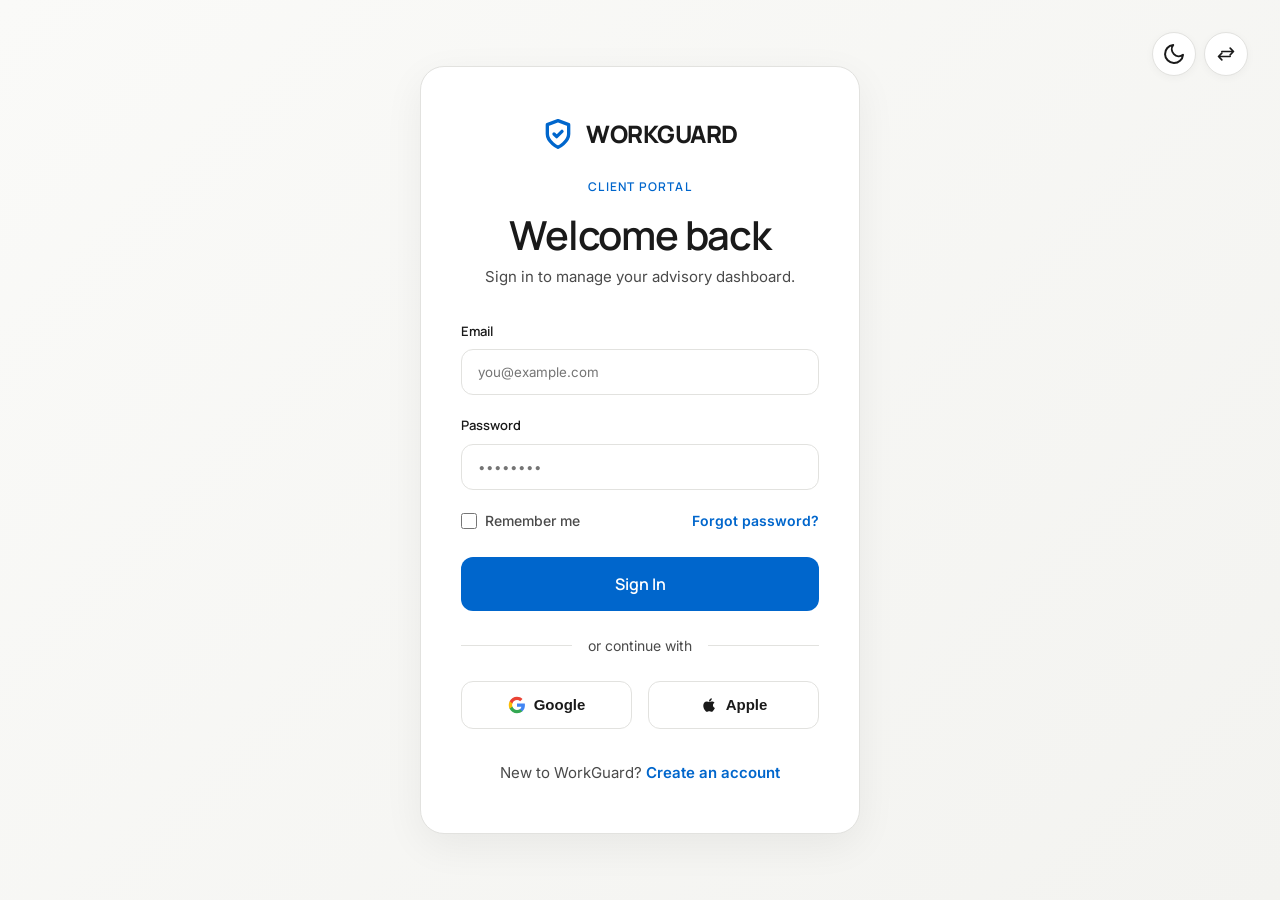
<file: login.html>
<!DOCTYPE html>
<html lang="en" data-theme="light" dir="ltr">
<head>
    <meta charset="UTF-8">
    <meta name="viewport" content="width=device-width, initial-scale=1.0">
    <title>Sign In | WorkGuard Advisory</title>
    <link rel="icon" type="image/svg+xml" href="assets/logo/favicon.svg">
    
    <link rel="preconnect" href="https://fonts.googleapis.com">
    <link rel="preconnect" href="https://fonts.gstatic.com" crossorigin>
    <link href="https://fonts.googleapis.com/css2?family=Inter:wght@400;500;600;700&family=Manrope:wght@500;600;700;800&display=swap" rel="stylesheet">
    
    <link rel="stylesheet" href="assets/css/style.css">
    
    <style>
        .auth-wrapper {
            min-height: 100vh;
            display: flex;
            align-items: center;
            justify-content: center;
            background: linear-gradient(135deg, var(--bg-main) 0%, var(--bg-secondary) 100%);
            padding: 2rem;
            font-family: var(--font-body);
        }
        
        .auth-card {
            background: var(--bg-tertiary);
            width: 100%;
            max-width: 440px;
            border-radius: 24px;
            padding: 3rem 2.5rem;
            box-shadow: 0 12px 40px rgba(0,0,0,0.06);
            border: 1px solid var(--border-color);
        }
        
        .auth-header {
            text-align: center;
            margin-bottom: 2rem;
        }
        
        .auth-logo {
            display: flex;
            justify-content: center;
            margin-bottom: 1.5rem;
        }
        
        .auth-subtitle {
            font-size: 0.75rem;
            font-weight: 600;
            text-transform: uppercase;
            letter-spacing: 0.1em;
            color: var(--blue-primary);
            margin-bottom: 1rem;
            font-family: var(--font-heading);
        }
        
        .auth-title {
            font-size: 2.5rem;
            font-family: var(--font-heading);
            font-weight: 600;
            letter-spacing: -0.03em;
            color: var(--text-primary);
            margin-bottom: 0.5rem;
            line-height: 1.1;
        }
        
        .auth-desc {
            color: var(--text-secondary);
            font-size: 0.9375rem;
            font-weight: 400;
        }
        
        .auth-form .form-group {
            margin-bottom: 1.25rem;
            text-align: left;
        }
        [dir="rtl"] .auth-form .form-group {
            text-align: right;
        }
        
        .auth-form .form-label {
            font-size: 0.8125rem;
            font-weight: 600;
            margin-bottom: 0.5rem;
            color: var(--text-primary);
            font-family: var(--font-heading);
        }
        
        .auth-form .form-control {
            border-radius: 12px;
            padding: 0.875rem 1rem;
            border: 1px solid var(--border-color);
            transition: all 0.2s;
        }
        
        .auth-form .form-control:focus {
            border-color: var(--blue-primary);
            box-shadow: 0 0 0 3px var(--blue-light);
        }
        
        .auth-actions {
            display: flex;
            justify-content: space-between;
            align-items: center;
            margin-bottom: 1.5rem;
            font-size: 0.875rem;
        }
        
        .auth-checkbox {
            display: flex;
            align-items: center;
            gap: 0.5rem;
            color: var(--text-secondary);
            cursor: pointer;
            font-weight: 500;
        }
        
        .auth-checkbox input {
            width: 16px;
            height: 16px;
            accent-color: var(--blue-primary);
            border-radius: 4px;
            cursor: pointer;
        }
        
        .auth-link {
            color: var(--blue-primary);
            font-weight: 600;
            text-decoration: none;
        }
        
        .auth-link:hover {
            text-decoration: underline;
        }
        
        .auth-btn {
            width: 100%;
            padding: 1rem;
            border-radius: 12px;
            background: var(--blue-primary);
            color: #fff;
            font-weight: 600;
            font-size: 1rem;
            font-family: var(--font-heading);
            border: none;
            cursor: pointer;
            transition: all 0.2s;
            margin-bottom: 1.5rem;
        }
        
        .auth-btn:hover {
            background: var(--blue-hover);
            transform: translateY(-1px);
            box-shadow: 0 4px 12px rgba(0, 102, 204, 0.2);
        }
        
        .auth-divider {
            display: flex;
            align-items: center;
            text-align: center;
            color: var(--text-secondary);
            font-size: 0.875rem;
            margin-bottom: 1.5rem;
        }
        
        .auth-divider::before, .auth-divider::after {
            content: '';
            flex: 1;
            border-bottom: 1px solid var(--border-color);
        }
        .auth-divider::before { margin-right: 1rem; }
        .auth-divider::after { margin-left: 1rem; }
        
        .social-btns {
            display: grid;
            grid-template-columns: 1fr 1fr;
            gap: 1rem;
            margin-bottom: 2rem;
        }
        
        .social-btn {
            display: flex;
            align-items: center;
            justify-content: center;
            gap: 0.5rem;
            padding: 0.875rem;
            border: 1px solid var(--border-color);
            border-radius: 12px;
            background: var(--bg-tertiary);
            color: var(--text-primary);
            font-weight: 600;
            font-size: 0.9375rem;
            cursor: pointer;
            transition: background 0.2s;
        }
        
        .social-btn:hover {
            background: var(--bg-secondary);
        }
        
        .auth-footer {
            text-align: center;
            font-size: 0.9375rem;
            color: var(--text-secondary);
        }
        
        @media (max-width: 480px) {
            .auth-card {
                padding: 2.5rem 1.5rem;
                border-radius: 20px;
            }
            .auth-title {
                font-size: 2rem;
            }
            .auth-actions {
                font-size: 0.8rem;
                white-space: nowrap;
                gap: 0.5rem;
            }
            .auth-checkbox, .auth-link {
                white-space: nowrap;
            }
        }
        
        /* Light/Dark Toggle for Auth */
        .auth-toggles {
            position: absolute;
            top: 2rem;
            right: 2rem;
            display: flex;
            gap: 0.5rem;
        }
        [dir="rtl"] .auth-toggles {
            right: auto;
            left: 2rem;
        }
        .auth-theme-toggle,
        .auth-dir-toggle {
            background: var(--bg-tertiary);
            border: 1px solid var(--border-color);
            border-radius: 50%;
            width: 44px;
            height: 44px;
            display: flex;
            align-items: center;
            justify-content: center;
            cursor: pointer;
            color: var(--text-primary);
            box-shadow: var(--shadow-sm);
        }
        @media (max-width: 768px) {
            .auth-wrapper {
                flex-direction: column;
                justify-content: center;
                padding: 1.5rem;
            }
            .auth-toggles {
                position: relative;
                top: 0;
                right: 0;
                width: 100%;
                max-width: 480px;
                justify-content: flex-end;
                margin-bottom: 1rem;
            }
            [dir="rtl"] .auth-toggles {
                left: 0;
                justify-content: flex-start;
            }
        }
    </style>
</head>
<body>

    <div class="auth-wrapper">
        <div class="auth-toggles">
            <button class="auth-theme-toggle js-theme-toggle" aria-label="Toggle Theme"></button>
            <button class="auth-dir-toggle js-dir-toggle" aria-label="Toggle RTL">
                <svg width="20" height="20" viewBox="0 0 24 24" fill="none" stroke="currentColor" stroke-width="2" stroke-linecap="round" stroke-linejoin="round">
                    <path d="M21 9H7M21 9L17 5M21 9L17 13M3 15h14M3 15l4-4M3 15l4 4"/>
                </svg>
            </button>
        </div>
        
        <div class="auth-card">
            <div class="auth-header">
                <a href="index.html" class="auth-logo">
                    <div style="display: flex; align-items: center; justify-content: center; gap: 0.75rem;"><img src="assets/logo/favicon.svg" alt="WorkGuard Icon" width="32" height="32"><span style="font-family: var(--font-heading); font-weight: 800; font-size: 1.5rem; letter-spacing: -0.02em; color: var(--text-primary); text-transform: uppercase;">WorkGuard</span></div>
                </a>
                <div class="auth-subtitle">Client Portal</div>
                <h1 class="auth-title">Welcome back</h1>
                <p class="auth-desc">Sign in to manage your advisory dashboard.</p>
            </div>
            
            <form action="dashboard.html" class="auth-form js-validate-form">
                <div class="form-group">
                    <label class="form-label" for="email">Email</label>
                    <input type="email" id="email" class="form-control" placeholder="you@example.com" required>
                </div>
                
                <div class="form-group">
                    <label class="form-label" for="password">Password</label>
                    <input type="password" id="password" class="form-control" placeholder="••••••••" required>
                </div>
                
                <div class="auth-actions">
                    <label class="auth-checkbox">
                        <input type="checkbox">
                        <span>Remember me</span>
                    </label>
                    <a href="#" class="auth-link">Forgot password?</a>
                </div>
                
                <button type="submit" class="auth-btn">Sign In</button>
            </form>
            
            <div class="auth-divider">or continue with</div>
            
            <div class="social-btns">
                <button type="button" class="social-btn">
                    <svg width="18" height="18" viewBox="0 0 24 24" fill="none" xmlns="http://www.w3.org/2000/svg">
                        <path d="M22.56 12.25c0-.78-.07-1.53-.2-2.25H12v4.26h5.92c-.26 1.37-1.04 2.53-2.21 3.31v2.77h3.57c2.08-1.92 3.28-4.74 3.28-8.09z" fill="#4285F4"/>
                        <path d="M12 23c2.97 0 5.46-.98 7.28-2.66l-3.57-2.77c-.98.66-2.23 1.06-3.71 1.06-2.86 0-5.29-1.93-6.16-4.53H2.18v2.84C3.99 20.53 7.7 23 12 23z" fill="#34A853"/>
                        <path d="M5.84 14.09c-.22-.66-.35-1.36-.35-2.09s.13-1.43.35-2.09V7.07H2.18C1.43 8.55 1 10.22 1 12s.43 3.45 1.18 4.93l2.85-2.22.81-.62z" fill="#FBBC05"/>
                        <path d="M12 5.38c1.62 0 3.06.56 4.21 1.64l3.15-3.15C17.45 2.09 14.97 1 12 1 7.7 1 3.99 3.47 2.18 7.07l3.66 2.84c.87-2.6 3.3-4.53 6.16-4.53z" fill="#EA4335"/>
                    </svg>
                    Google
                </button>
                <button type="button" class="social-btn">
                    <svg width="18" height="18" viewBox="0 0 24 24" fill="currentColor" xmlns="http://www.w3.org/2000/svg">
                        <path d="M17.05 20.28c-.98.95-2.05.8-3.08.35-1.09-.46-2.09-.48-3.24 0-1.44.62-2.2.44-3.06-.35C2.79 15.25 3.51 7.59 9.05 7.31c1.35.05 2.26.68 3.08.68.76 0 2.07-.76 3.61-.63 1.62.06 2.84.62 3.6 1.77-3.08 1.83-2.58 5.73.49 6.94-.74 1.84-1.74 3.39-2.78 4.21zM12.03 7.25c-.15-2.23 1.66-4.07 3.74-4.25.29 2.58-2.34 4.5-3.74 4.25z"/>
                    </svg>
                    Apple
                </button>
            </div>
            
            <div class="auth-footer">
                New to WorkGuard? <a href="register.html" class="auth-link">Create an account</a>
            </div>
        </div>
    </div>

    <!-- Scripts for theme and validation -->
    <script src="assets/js/main.js"></script>
</body>
</html>
</file>
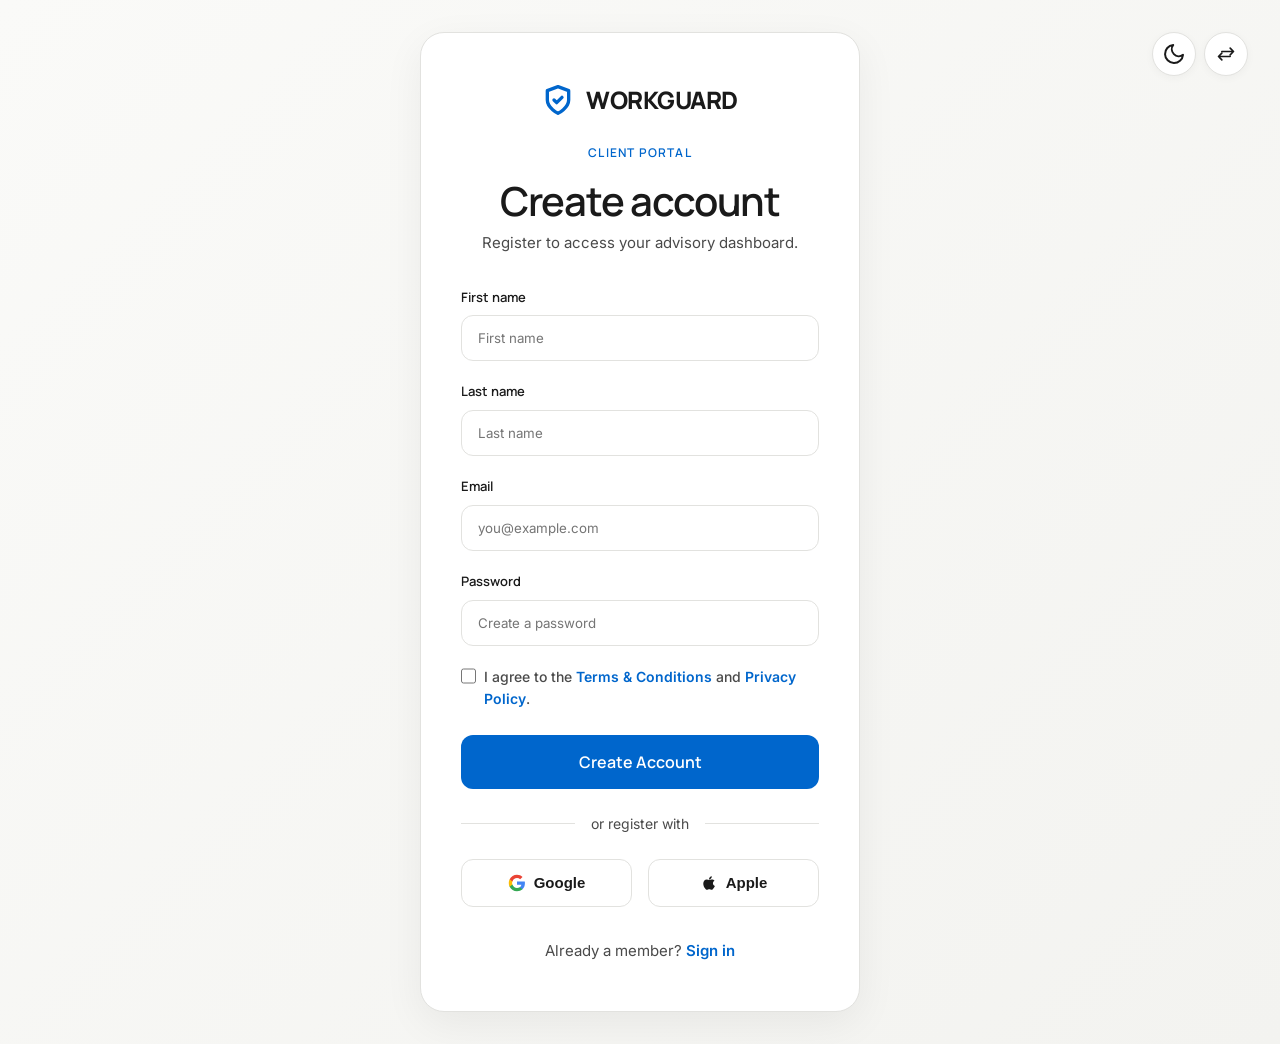
<file: register.html>
<!DOCTYPE html>
<html lang="en" data-theme="light" dir="ltr">
<head>
    <meta charset="UTF-8">
    <meta name="viewport" content="width=device-width, initial-scale=1.0">
    <title>Create Account | WorkGuard Advisory</title>
    <link rel="icon" type="image/svg+xml" href="assets/logo/favicon.svg">
    
    <link rel="preconnect" href="https://fonts.googleapis.com">
    <link rel="preconnect" href="https://fonts.gstatic.com" crossorigin>
    <link href="https://fonts.googleapis.com/css2?family=Inter:wght@400;500;600;700&family=Manrope:wght@500;600;700;800&display=swap" rel="stylesheet">
    
    <link rel="stylesheet" href="assets/css/style.css">
    
    <style>
        .auth-wrapper {
            min-height: 100vh;
            display: flex;
            align-items: center;
            justify-content: center;
            background: linear-gradient(135deg, var(--bg-main) 0%, var(--bg-secondary) 100%);
            padding: 2rem;
            font-family: var(--font-body);
        }
        
        .auth-card {
            background: var(--bg-tertiary);
            width: 100%;
            max-width: 440px;
            border-radius: 24px;
            padding: 3rem 2.5rem;
            box-shadow: 0 12px 40px rgba(0,0,0,0.06);
            border: 1px solid var(--border-color);
        }
        
        .auth-header {
            text-align: center;
            margin-bottom: 2rem;
        }
        
        .auth-logo {
            display: flex;
            justify-content: center;
            margin-bottom: 1.5rem;
        }
        
        .auth-subtitle {
            font-size: 0.75rem;
            font-weight: 600;
            text-transform: uppercase;
            letter-spacing: 0.1em;
            color: var(--blue-primary);
            margin-bottom: 1rem;
            font-family: var(--font-heading);
        }
        
        .auth-title {
            font-size: 2.5rem;
            font-family: var(--font-heading);
            font-weight: 600;
            letter-spacing: -0.03em;
            color: var(--text-primary);
            margin-bottom: 0.5rem;
            line-height: 1.1;
        }
        
        .auth-desc {
            color: var(--text-secondary);
            font-size: 0.9375rem;
            font-weight: 400;
        }
        
        .auth-form .form-group {
            margin-bottom: 1.25rem;
            text-align: left;
        }
        [dir="rtl"] .auth-form .form-group {
            text-align: right;
        }
        
        .auth-form .form-label {
            font-size: 0.8125rem;
            font-weight: 600;
            margin-bottom: 0.5rem;
            color: var(--text-primary);
            font-family: var(--font-heading);
        }
        
        .auth-form .form-control {
            border-radius: 12px;
            padding: 0.875rem 1rem;
            border: 1px solid var(--border-color);
            transition: all 0.2s;
        }
        
        .auth-form .form-control:focus {
            border-color: var(--blue-primary);
            box-shadow: 0 0 0 3px var(--blue-light);
        }
        
        .auth-checkbox {
            display: flex;
            align-items: flex-start;
            gap: 0.5rem;
            color: var(--text-secondary);
            cursor: pointer;
            font-weight: 500;
            margin-bottom: 1.5rem;
            font-size: 0.875rem;
        }
        
        .auth-checkbox input {
            width: 16px;
            height: 16px;
            accent-color: var(--blue-primary);
            border-radius: 4px;
            cursor: pointer;
            margin-top: 0.15rem;
        }
        
        .auth-link {
            color: var(--blue-primary);
            font-weight: 600;
            text-decoration: none;
        }
        
        .auth-link:hover {
            text-decoration: underline;
        }
        
        .auth-btn {
            width: 100%;
            padding: 1rem;
            border-radius: 12px;
            background: var(--blue-primary);
            color: #fff;
            font-weight: 600;
            font-size: 1rem;
            font-family: var(--font-heading);
            border: none;
            cursor: pointer;
            transition: all 0.2s;
            margin-bottom: 1.5rem;
        }
        
        .auth-btn:hover {
            background: var(--blue-hover);
            transform: translateY(-1px);
            box-shadow: 0 4px 12px rgba(0, 102, 204, 0.2);
        }
        
        .auth-divider {
            display: flex;
            align-items: center;
            text-align: center;
            color: var(--text-secondary);
            font-size: 0.875rem;
            margin-bottom: 1.5rem;
        }
        
        .auth-divider::before, .auth-divider::after {
            content: '';
            flex: 1;
            border-bottom: 1px solid var(--border-color);
        }
        .auth-divider::before { margin-right: 1rem; }
        .auth-divider::after { margin-left: 1rem; }
        
        .social-btns {
            display: grid;
            grid-template-columns: 1fr 1fr;
            gap: 1rem;
            margin-bottom: 2rem;
        }
        
        .social-btn {
            display: flex;
            align-items: center;
            justify-content: center;
            gap: 0.5rem;
            padding: 0.875rem;
            border: 1px solid var(--border-color);
            border-radius: 12px;
            background: var(--bg-tertiary);
            color: var(--text-primary);
            font-weight: 600;
            font-size: 0.9375rem;
            cursor: pointer;
            transition: background 0.2s;
        }
        
        .social-btn:hover {
            background: var(--bg-secondary);
        }
        
        .auth-footer {
            text-align: center;
            font-size: 0.9375rem;
            color: var(--text-secondary);
        }
        
        @media (max-width: 480px) {
            .auth-card {
                padding: 2.5rem 1.5rem;
                border-radius: 20px;
            }
            .auth-title {
                font-size: 2rem;
            }
        }
        
        /* Light/Dark Toggle for Auth */
        .auth-toggles {
            position: absolute;
            top: 2rem;
            right: 2rem;
            display: flex;
            gap: 0.5rem;
        }
        [dir="rtl"] .auth-toggles {
            right: auto;
            left: 2rem;
        }
        .auth-theme-toggle,
        .auth-dir-toggle {
            background: var(--bg-tertiary);
            border: 1px solid var(--border-color);
            border-radius: 50%;
            width: 44px;
            height: 44px;
            display: flex;
            align-items: center;
            justify-content: center;
            cursor: pointer;
            color: var(--text-primary);
            box-shadow: var(--shadow-sm);
        }
        @media (max-width: 768px) {
            .auth-wrapper {
                flex-direction: column;
                justify-content: center;
                padding: 1.5rem;
            }
            .auth-toggles {
                position: relative;
                top: 0;
                right: 0;
                width: 100%;
                max-width: 480px;
                justify-content: flex-end;
                margin-bottom: 1rem;
            }
            [dir="rtl"] .auth-toggles {
                left: 0;
                justify-content: flex-start;
            }
        }
    </style>
</head>
<body>

    <div class="auth-wrapper">
        <div class="auth-toggles">
            <button class="auth-theme-toggle js-theme-toggle" aria-label="Toggle Theme"></button>
            <button class="auth-dir-toggle js-dir-toggle" aria-label="Toggle RTL">
                <svg width="20" height="20" viewBox="0 0 24 24" fill="none" stroke="currentColor" stroke-width="2" stroke-linecap="round" stroke-linejoin="round">
                    <path d="M21 9H7M21 9L17 5M21 9L17 13M3 15h14M3 15l4-4M3 15l4 4"/>
                </svg>
            </button>
        </div>
        
        <div class="auth-card">
            <div class="auth-header">
                <a href="index.html" class="auth-logo">
                    <div style="display: flex; align-items: center; justify-content: center; gap: 0.75rem;"><img src="assets/logo/favicon.svg" alt="WorkGuard Icon" width="32" height="32"><span style="font-family: var(--font-heading); font-weight: 800; font-size: 1.5rem; letter-spacing: -0.02em; color: var(--text-primary); text-transform: uppercase;">WorkGuard</span></div>
                </a>
                <div class="auth-subtitle">Client Portal</div>
                <h1 class="auth-title">Create account</h1>
                <p class="auth-desc">Register to access your advisory dashboard.</p>
            </div>
            
            <form action="dashboard.html" class="auth-form js-validate-form">
                <div class="form-group">
                    <label class="form-label" for="firstName">First name</label>
                    <input type="text" id="firstName" class="form-control" placeholder="First name" required>
                </div>
                
                <div class="form-group">
                    <label class="form-label" for="lastName">Last name</label>
                    <input type="text" id="lastName" class="form-control" placeholder="Last name" required>
                </div>
                
                <div class="form-group">
                    <label class="form-label" for="email">Email</label>
                    <input type="email" id="email" class="form-control" placeholder="you@example.com" required>
                </div>
                
                <div class="form-group">
                    <label class="form-label" for="password">Password</label>
                    <input type="password" id="password" class="form-control" placeholder="Create a password" required>
                </div>
                
                <label class="auth-checkbox">
                    <input type="checkbox" required>
                    <span>I agree to the <a href="#" class="auth-link">Terms & Conditions</a> and <a href="#" class="auth-link">Privacy Policy</a>.</span>
                </label>
                
                <button type="submit" class="auth-btn">Create Account</button>
            </form>
            
            <div class="auth-divider">or register with</div>
            
            <div class="social-btns">
                <button type="button" class="social-btn">
                    <svg width="18" height="18" viewBox="0 0 24 24" fill="none" xmlns="http://www.w3.org/2000/svg">
                        <path d="M22.56 12.25c0-.78-.07-1.53-.2-2.25H12v4.26h5.92c-.26 1.37-1.04 2.53-2.21 3.31v2.77h3.57c2.08-1.92 3.28-4.74 3.28-8.09z" fill="#4285F4"/>
                        <path d="M12 23c2.97 0 5.46-.98 7.28-2.66l-3.57-2.77c-.98.66-2.23 1.06-3.71 1.06-2.86 0-5.29-1.93-6.16-4.53H2.18v2.84C3.99 20.53 7.7 23 12 23z" fill="#34A853"/>
                        <path d="M5.84 14.09c-.22-.66-.35-1.36-.35-2.09s.13-1.43.35-2.09V7.07H2.18C1.43 8.55 1 10.22 1 12s.43 3.45 1.18 4.93l2.85-2.22.81-.62z" fill="#FBBC05"/>
                        <path d="M12 5.38c1.62 0 3.06.56 4.21 1.64l3.15-3.15C17.45 2.09 14.97 1 12 1 7.7 1 3.99 3.47 2.18 7.07l3.66 2.84c.87-2.6 3.3-4.53 6.16-4.53z" fill="#EA4335"/>
                    </svg>
                    Google
                </button>
                <button type="button" class="social-btn">
                    <svg width="18" height="18" viewBox="0 0 24 24" fill="currentColor" xmlns="http://www.w3.org/2000/svg">
                        <path d="M17.05 20.28c-.98.95-2.05.8-3.08.35-1.09-.46-2.09-.48-3.24 0-1.44.62-2.2.44-3.06-.35C2.79 15.25 3.51 7.59 9.05 7.31c1.35.05 2.26.68 3.08.68.76 0 2.07-.76 3.61-.63 1.62.06 2.84.62 3.6 1.77-3.08 1.83-2.58 5.73.49 6.94-.74 1.84-1.74 3.39-2.78 4.21zM12.03 7.25c-.15-2.23 1.66-4.07 3.74-4.25.29 2.58-2.34 4.5-3.74 4.25z"/>
                    </svg>
                    Apple
                </button>
            </div>
            
            <div class="auth-footer">
                Already a member? <a href="login.html" class="auth-link">Sign in</a>
            </div>
        </div>
    </div>

    <!-- Scripts for theme and validation -->
    <script src="assets/js/main.js"></script>
</body>
</html>
</file>
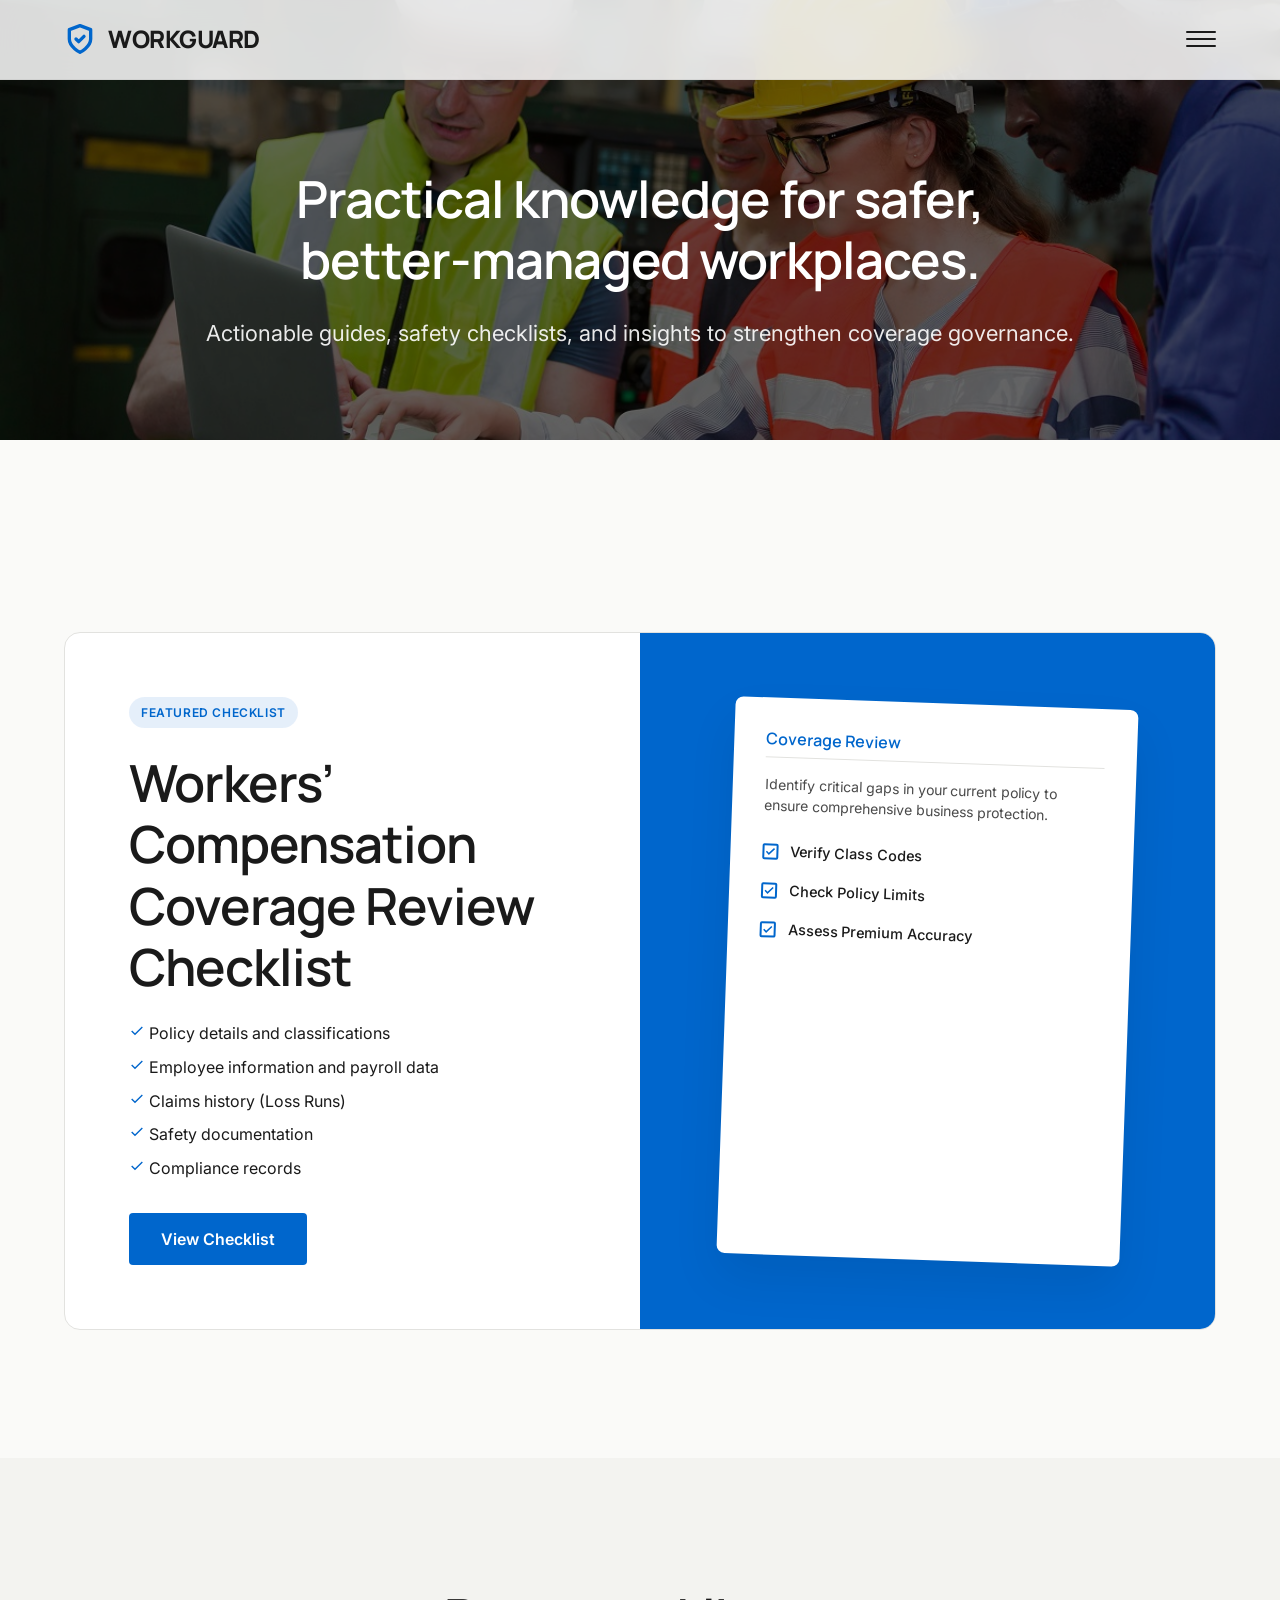
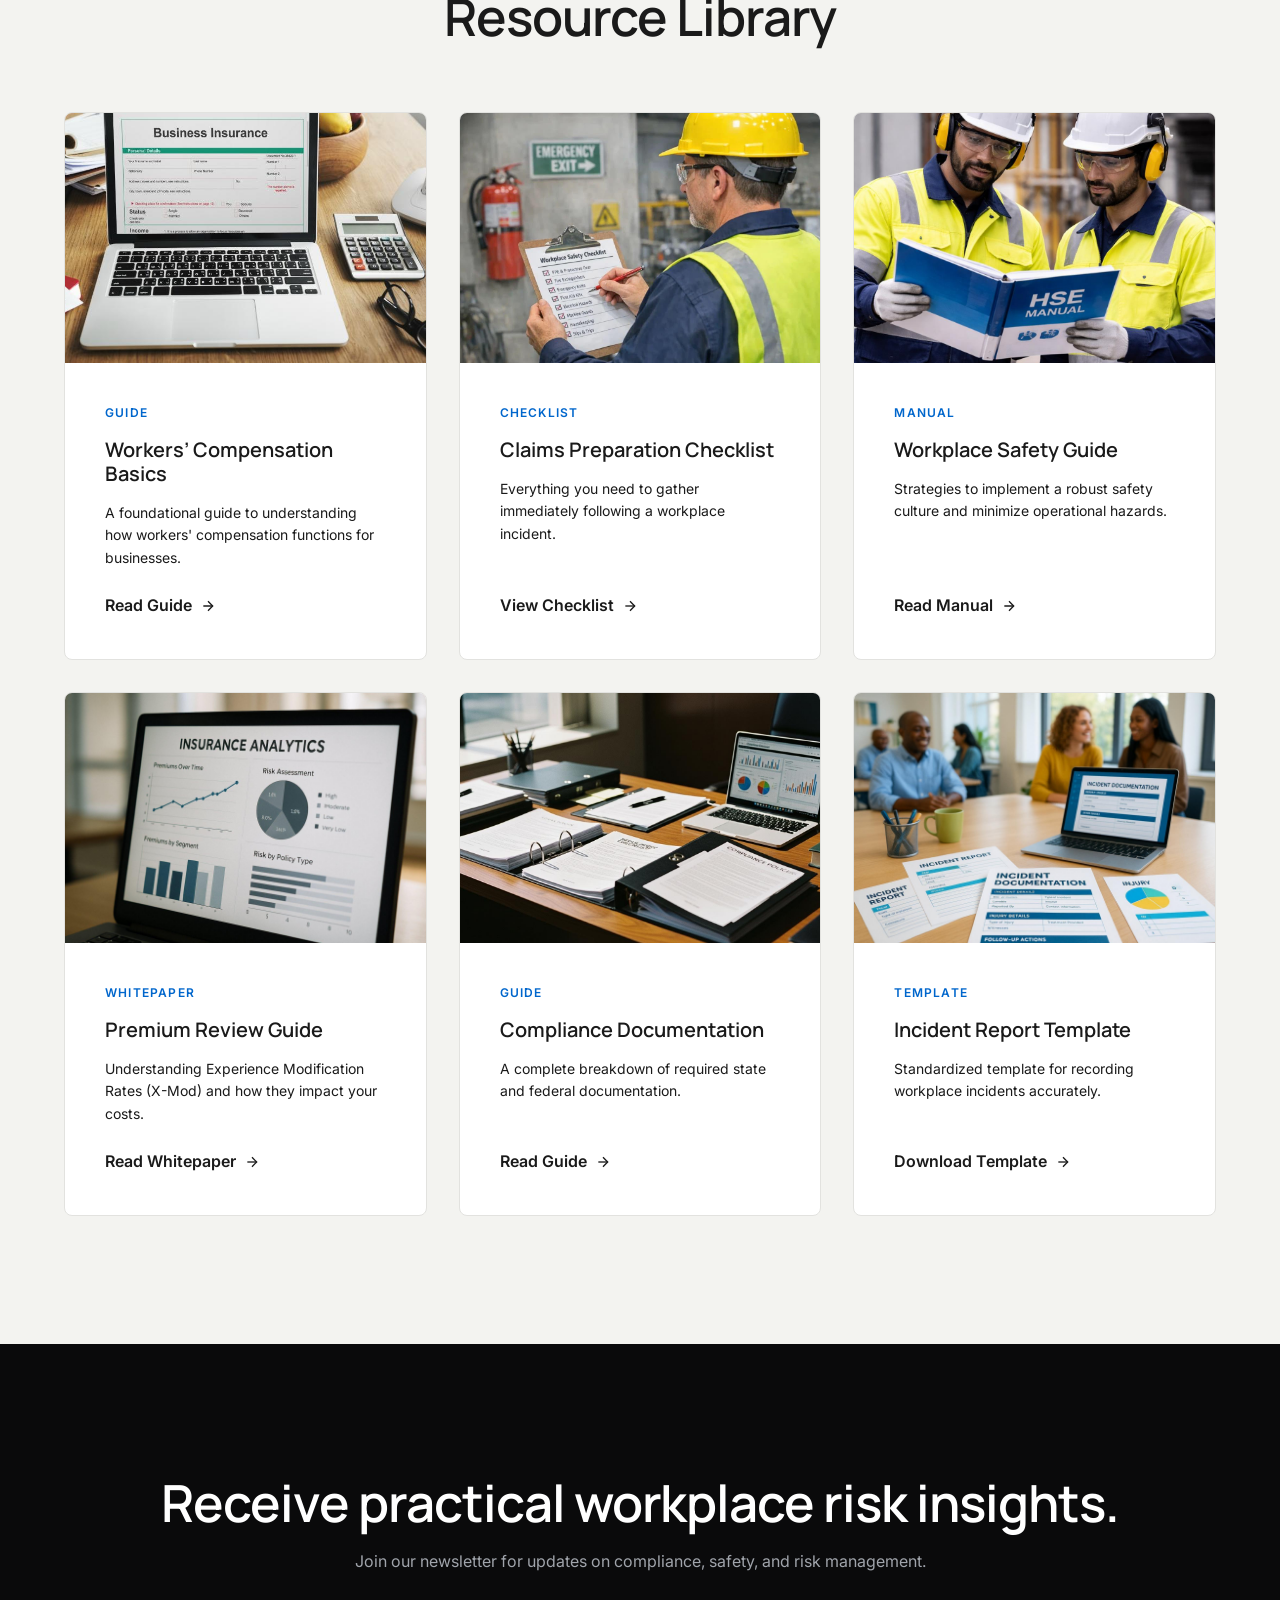
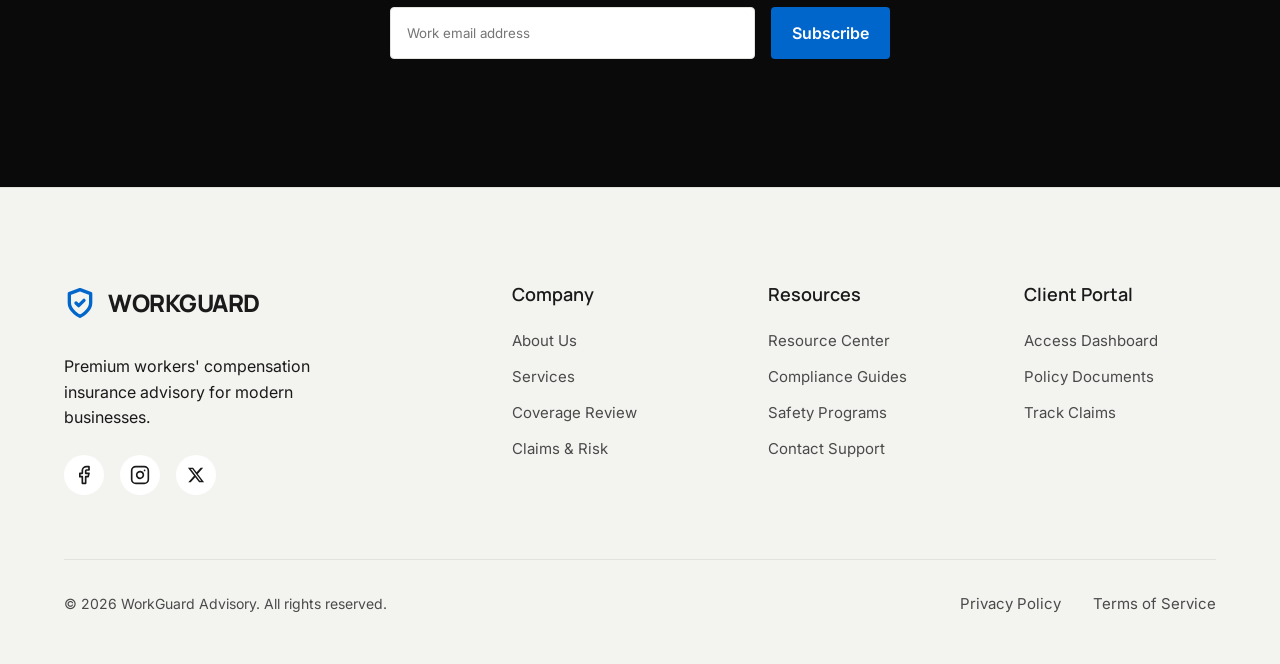
<file: resources.html>
<!DOCTYPE html>
<html lang="en" data-theme="light" dir="ltr">
<head>
    <meta charset="UTF-8">
    <meta name="viewport" content="width=device-width, initial-scale=1.0">
    <title>Resources | WorkGuard Advisory</title>
    <link rel="icon" type="image/svg+xml" href="assets/logo/favicon.svg">
    
    <link rel="preconnect" href="https://fonts.googleapis.com">
    <link rel="preconnect" href="https://fonts.gstatic.com" crossorigin>
    <link href="https://fonts.googleapis.com/css2?family=Inter:wght@400;500;600;700&family=Manrope:wght@500;600;700;800&display=swap" rel="stylesheet">
    
    <link rel="stylesheet" href="assets/css/style.css">
    <link rel="stylesheet" href="assets/css/responsive.css">
    
    <style>
        .page-header {
            padding-top: calc(var(--header-height) + 5.5rem);
            padding-bottom: 5.5rem;
            background: var(--bg-secondary);
        }

        /* Editorial Cards */
        .resource-grid {
            display: grid;
            grid-template-columns: repeat(3, 1fr);
            gap: 2rem;
            margin-top: 4rem;
        }
        .resource-card {
            background: var(--bg-tertiary);
            border: 1px solid var(--border-color);
            border-radius: var(--radius-md);
            overflow: hidden;
            transition: all var(--transition-base);
            display: flex;
            flex-direction: column;
        }
        .resource-card:hover {
            transform: translateY(-5px);
            box-shadow: var(--shadow-md);
            border-color: var(--blue-primary);
        }
        .resource-img-placeholder {
            height: 200px;
            background: var(--bg-secondary);
            display: flex;
            align-items: center;
            justify-content: center;
            color: var(--text-secondary);
        }
        .resource-content {
            padding: 2rem;
            flex-grow: 1;
            display: flex;
            flex-direction: column;
        }
        .resource-category {
            font-size: 0.75rem;
            text-transform: uppercase;
            letter-spacing: 0.1em;
            color: var(--blue-primary);
            font-weight: 600;
            margin-bottom: 1rem;
        }
        .resource-title {
            font-size: 1.25rem;
            margin-bottom: 1rem;
        }
        .resource-action {
            margin-top: auto;
            padding-top: 1.5rem;
            display: inline-flex;
            align-items: center;
            gap: 0.5rem;
            font-weight: 600;
            color: var(--text-primary);
            transition: color var(--transition-fast);
            cursor: pointer;
        }
        .resource-card:hover .resource-action {
            color: var(--blue-primary);
        }
        .resource-card:hover .resource-action svg {
            transform: translateX(5px);
        }
        [dir="rtl"] .resource-card:hover .resource-action svg {
            transform: translateX(-5px);
        }

        /* Featured Resource */
        .featured-resource {
            background: var(--bg-tertiary);
            border: 1px solid var(--border-color);
            border-radius: var(--radius-lg);
            overflow: hidden;
            display: grid;
            grid-template-columns: 1fr 1fr;
            margin-top: 4rem;
        }
        .featured-content {
            padding: 4rem;
            display: flex;
            flex-direction: column;
            justify-content: center;
        }
        .featured-visual {
            background: var(--blue-primary);
            position: relative;
            display: flex;
            align-items: center;
            justify-content: center;
        }
        .checklist-mockup {
            background: var(--bg-tertiary);
            width: 70%;
            height: 80%;
            border-radius: var(--radius-md);
            box-shadow: var(--shadow-lg);
            padding: 2rem;
            transform: rotate(2deg);
            color: var(--text-primary);
        }
        .mockup-line {
            height: 8px;
            background: #F3F3F0;
            border-radius: 4px;
            margin-bottom: 1rem;
        }

        /* Newsletter */
        .newsletter-form {
            display: flex;
            max-width: 500px;
            margin: 2rem auto 0;
            gap: 1rem;
        }

        @media (max-width: 1024px) {
            .resource-grid { grid-template-columns: repeat(2, 1fr) !important; }
            .featured-resource { grid-template-columns: 1fr; }
            .featured-visual { min-height: 400px; }
        }
        @media (max-width: 768px) {
            .resource-grid { grid-template-columns: repeat(2, 1fr) !important; }
            .newsletter-form { flex-direction: column; }
            .featured-content { padding: 2rem; align-items: center !important; text-align: center !important; }
            .featured-content ul { align-items: flex-start !important; text-align: left !important; align-self: center !important; }
            .featured-content .btn, .featured-content .badge { align-self: center !important; }
            .resource-action {
                width: 100%;
                justify-content: center;
            }
        }
        
        @media (max-width: 576px) {
            .checklist-mockup {
                height: auto !important;
                width: 90% !important;
                text-align: left !important;
            }
            .resource-grid { 
                grid-template-columns: 1fr !important; 
            }
        }
    </style>
</head>
<body>

    <!-- NAVBAR -->
    <header class="navbar">
        <div class="container navbar-container">
            <a href="index.html" class="logo" aria-label="WorkGuard Home">
                <div style="display: flex; align-items: center; gap: 0.75rem;"><img src="assets/logo/favicon.svg" alt="WorkGuard Icon" width="32" height="32"><span style="font-family: var(--font-heading); font-weight: 800; font-size: 1.5rem; letter-spacing: -0.02em; color: var(--text-primary); text-transform: uppercase;">WorkGuard</span></div>
            </a>
            <nav class="nav-links">
                <a href="index.html" class="nav-link">Home 1</a>
                <a href="home-2.html" class="nav-link">Home 2</a>
                <a href="about.html" class="nav-link">About</a>
                <a href="services.html" class="nav-link">Services</a>
                <a href="coverage.html" class="nav-link">Coverage</a>
                <a href="claims-risk.html" class="nav-link">Claims & Risk</a>
                <a href="resources.html" class="nav-link active">Resources</a>
                <a href="contact.html" class="nav-link">Contact</a>
                <a href="dashboard.html" class="nav-link">Dashboard</a>
            </nav>
            <div class="nav-controls">
                <button class="icon-btn js-theme-toggle" aria-label="Toggle Theme"></button>
                <button class="icon-btn js-dir-toggle" aria-label="Toggle RTL" style="display: flex;">
                    <svg width="20" height="20" viewBox="0 0 24 24" fill="none" stroke="currentColor" stroke-width="2" stroke-linecap="round" stroke-linejoin="round">
                        <path d="M21 9H7M21 9L17 5M21 9L17 13M3 15h14M3 15l4-4M3 15l4 4"/>
                    </svg>
                </button>
                <a href="login.html" class="btn btn-primary" style="padding: 0.5rem 1.25rem;">Login</a>
                <button class="hamburger" aria-label="Menu"><span></span><span></span><span></span></button>
            </div>
        </div>
    </header>
    
    <div class="mobile-menu">
        <button class="icon-btn js-menu-close" aria-label="Close Menu" style="align-self: flex-end; margin-bottom: 2rem; margin-top: -3rem; margin-right: -1rem;">
            <svg width="24" height="24" viewBox="0 0 24 24" fill="none" stroke="currentColor" stroke-width="2" stroke-linecap="round" stroke-linejoin="round">
                <line x1="18" y1="6" x2="6" y2="18"></line>
                <line x1="6" y1="6" x2="18" y2="18"></line>
            </svg>
        </button>
        <nav class="mobile-nav-links">
            <a href="index.html" class="mobile-nav-link">Home 1</a>
            <a href="home-2.html" class="mobile-nav-link">Home 2</a>
            <a href="about.html" class="mobile-nav-link">About</a>
            <a href="services.html" class="mobile-nav-link">Services</a>
            <a href="coverage.html" class="mobile-nav-link">Coverage</a>
            <a href="claims-risk.html" class="mobile-nav-link">Claims & Risk</a>
            <a href="resources.html" class="mobile-nav-link text-blue">Resources</a>
            <a href="contact.html" class="mobile-nav-link">Contact</a>
            <a href="dashboard.html" class="mobile-nav-link">Dashboard</a>
        </nav>
        <div class="mobile-controls" style="display: flex; justify-content: center; gap: 1rem; margin-top: 0.5rem; margin-bottom: 0.5rem;">
            <button class="icon-btn js-theme-toggle" aria-label="Toggle Theme"></button>
            <button class="icon-btn js-dir-toggle" aria-label="Toggle RTL">
                <svg width="24" height="24" viewBox="0 0 24 24" fill="none" stroke="currentColor" stroke-width="2" stroke-linecap="round" stroke-linejoin="round">
                    <path d="M21 9H7M21 9L17 5M21 9L17 13M3 15h14M3 15l4-4M3 15l4 4"/>
                </svg>
            </button>
        </div>
        <a href="login.html" class="btn btn-primary" style="text-align: center; width: 100%; margin-top: 0.5rem;">Login</a>
    </div>

    <main>
        <!-- SECTION 01 — HERO -->
        <section class="page-header js-reveal" style="background: linear-gradient(rgba(0,0,0,0.6), rgba(0,0,0,0.6)), url('assets/images/resource-hero.png') no-repeat center center/cover;">
            <div class="container text-center" style="max-width: 1200px;">
                <h1 class="text-h1" style="color: #ffffff; font-size: clamp(2.25rem, 4vw, 3.5rem);">Practical knowledge for safer,<br>better-managed workplaces.</h1>
                <p class="text-lead" style="margin-top: 1.5rem; color: rgba(255, 255, 255, 0.9);">Actionable guides, safety checklists, and insights to strengthen coverage governance.</p>
            </div>
        </section>
        <!-- SECTION 02 — FEATURED RESOURCE -->
        <section class="section pt-0 js-reveal">
            <div class="container">
                <div class="featured-resource">
                    <div class="featured-content">
                        <span class="badge" style="align-self: flex-start; margin-bottom: 1.5rem;">Featured Checklist</span>
                        <h2 class="text-h2" style="margin-bottom: 1.5rem;">Workers’ Compensation Coverage Review Checklist</h2>
                        <ul class="text-secondary" style="list-style: none; padding: 0; margin-bottom: 2rem; display: flex; flex-direction: column; gap: 0.5rem;">
                            <li><svg viewBox="0 0 24 24" width="16" height="16" fill="none" stroke="var(--blue-primary)" stroke-width="2"><polyline points="20 6 9 17 4 12"></polyline></svg> Policy details and classifications</li>
                            <li><svg viewBox="0 0 24 24" width="16" height="16" fill="none" stroke="var(--blue-primary)" stroke-width="2"><polyline points="20 6 9 17 4 12"></polyline></svg> Employee information and payroll data</li>
                            <li><svg viewBox="0 0 24 24" width="16" height="16" fill="none" stroke="var(--blue-primary)" stroke-width="2"><polyline points="20 6 9 17 4 12"></polyline></svg> Claims history (Loss Runs)</li>
                            <li><svg viewBox="0 0 24 24" width="16" height="16" fill="none" stroke="var(--blue-primary)" stroke-width="2"><polyline points="20 6 9 17 4 12"></polyline></svg> Safety documentation</li>
                            <li><svg viewBox="0 0 24 24" width="16" height="16" fill="none" stroke="var(--blue-primary)" stroke-width="2"><polyline points="20 6 9 17 4 12"></polyline></svg> Compliance records</li>
                        </ul>
                        <button class="btn btn-primary" data-modal="modal-checklist" style="align-self: flex-start;">View Checklist</button>
                    </div>
                    <div class="featured-visual">
                        <div class="checklist-mockup">
                            <h4 style="margin-bottom: 1rem; border-bottom: 1px solid var(--border-color); padding-bottom: 0.5rem; color: var(--blue-primary);">Coverage Review</h4>
                            <p style="font-size: 0.875rem; color: var(--text-secondary); margin-bottom: 1.5rem; line-height: 1.5;">Identify critical gaps in your current policy to ensure comprehensive business protection.</p>
                            <div style="display: flex; gap: 0.75rem; margin-top: 1rem; align-items: center;">
                                <div style="width: 16px; height: 16px; border: 2px solid var(--blue-primary); border-radius: 2px; flex-shrink: 0; position: relative; display: flex; align-items: center; justify-content: center;">
                                    <svg viewBox="0 0 24 24" style="width: 12px; height: 12px;" fill="none" stroke="var(--blue-primary)" stroke-width="3"><polyline points="20 6 9 17 4 12"></polyline></svg>
                                </div>
                                <span style="font-size: 0.9rem; font-weight: 500; color: var(--text-primary);">Verify Class Codes</span>
                            </div>
                            <div style="display: flex; gap: 0.75rem; margin-top: 1rem; align-items: center;">
                                <div style="width: 16px; height: 16px; border: 2px solid var(--blue-primary); border-radius: 2px; flex-shrink: 0; position: relative; display: flex; align-items: center; justify-content: center;">
                                    <svg viewBox="0 0 24 24" style="width: 12px; height: 12px;" fill="none" stroke="var(--blue-primary)" stroke-width="3"><polyline points="20 6 9 17 4 12"></polyline></svg>
                                </div>
                                <span style="font-size: 0.9rem; font-weight: 500; color: var(--text-primary);">Check Policy Limits</span>
                            </div>
                            <div style="display: flex; gap: 0.75rem; margin-top: 1rem; align-items: center;">
                                <div style="width: 16px; height: 16px; border: 2px solid var(--blue-primary); border-radius: 2px; flex-shrink: 0; position: relative; display: flex; align-items: center; justify-content: center;">
                                    <svg viewBox="0 0 24 24" style="width: 12px; height: 12px;" fill="none" stroke="var(--blue-primary)" stroke-width="3"><polyline points="20 6 9 17 4 12"></polyline></svg>
                                </div>
                                <span style="font-size: 0.9rem; font-weight: 500; color: var(--text-primary);">Assess Premium Accuracy</span>
                            </div>
                        </div>
                    </div>
                </div>
            </div>
        </section>

        <!-- SECTION 03 — RESOURCE LIBRARY -->
        <section class="section" style="background: var(--bg-secondary);">
            <div class="container js-reveal">
                <div class="text-center">
                    <h2 class="text-h2">Resource Library</h2>
                </div>
                
                <div class="resource-grid">
                    <div class="resource-card" style="padding: 0; display: flex; flex-direction: column; overflow: hidden;">
                        <img src="assets/images/Workers-Compensation-Basics.png" alt="Workers' Compensation Basics" style="width: 100%; height: 250px; object-fit: cover; display: block;">
                        <div class="resource-content" style="padding: 2.5rem; flex: 1;">
                            <div class="resource-category">Guide</div>
                            <h3 class="resource-title">Workers’ Compensation Basics</h3>
                            <p class="text-secondary text-sm">A foundational guide to understanding how workers' compensation functions for businesses.</p>
                            <a href="#" class="resource-action" data-modal="modal-resource">Read Guide <svg width="16" height="16" viewBox="0 0 24 24" fill="none" stroke="currentColor" stroke-width="2"><line x1="5" y1="12" x2="19" y2="12"></line><polyline points="12 5 19 12 12 19"></polyline></svg></a>
                        </div>
                    </div>
                    
                    <div class="resource-card" style="padding: 0; display: flex; flex-direction: column; overflow: hidden;">
                        <img src="assets/images/Claims Preparation Checklist.png" alt="Claims Preparation Checklist" style="width: 100%; height: 250px; object-fit: cover; display: block;">
                        <div class="resource-content" style="padding: 2.5rem; flex: 1;">
                            <div class="resource-category">Checklist</div>
                            <h3 class="resource-title">Claims Preparation Checklist</h3>
                            <p class="text-secondary text-sm">Everything you need to gather immediately following a workplace incident.</p>
                            <a href="#" class="resource-action" data-modal="modal-resource">View Checklist <svg width="16" height="16" viewBox="0 0 24 24" fill="none" stroke="currentColor" stroke-width="2"><line x1="5" y1="12" x2="19" y2="12"></line><polyline points="12 5 19 12 12 19"></polyline></svg></a>
                        </div>
                    </div>
                    
                    <div class="resource-card" style="padding: 0; display: flex; flex-direction: column; overflow: hidden;">
                        <img src="assets/images/Workplace Safety Guide.png" alt="Workplace Safety Guide" style="width: 100%; height: 250px; object-fit: cover; display: block;">
                        <div class="resource-content" style="padding: 2.5rem; flex: 1;">
                            <div class="resource-category">Manual</div>
                            <h3 class="resource-title">Workplace Safety Guide</h3>
                            <p class="text-secondary text-sm">Strategies to implement a robust safety culture and minimize operational hazards.</p>
                            <a href="#" class="resource-action" data-modal="modal-resource">Read Manual <svg width="16" height="16" viewBox="0 0 24 24" fill="none" stroke="currentColor" stroke-width="2"><line x1="5" y1="12" x2="19" y2="12"></line><polyline points="12 5 19 12 12 19"></polyline></svg></a>
                        </div>
                    </div>
                    
                    <div class="resource-card" style="padding: 0; display: flex; flex-direction: column; overflow: hidden;">
                        <img src="assets/images/Premium Review Guide.png" alt="Premium Review Guide" style="width: 100%; height: 250px; object-fit: cover; display: block;">
                        <div class="resource-content" style="padding: 2.5rem; flex: 1;">
                            <div class="resource-category">Whitepaper</div>
                            <h3 class="resource-title">Premium Review Guide</h3>
                            <p class="text-secondary text-sm">Understanding Experience Modification Rates (X-Mod) and how they impact your costs.</p>
                            <a href="#" class="resource-action" data-modal="modal-resource">Read Whitepaper <svg width="16" height="16" viewBox="0 0 24 24" fill="none" stroke="currentColor" stroke-width="2"><line x1="5" y1="12" x2="19" y2="12"></line><polyline points="12 5 19 12 12 19"></polyline></svg></a>
                        </div>
                    </div>
                    
                    <div class="resource-card" style="padding: 0; display: flex; flex-direction: column; overflow: hidden;">
                        <img src="assets/images/Compliance Documentation.png" alt="Compliance Documentation" style="width: 100%; height: 250px; object-fit: cover; display: block;">
                        <div class="resource-content" style="padding: 2.5rem; flex: 1;">
                            <div class="resource-category">Guide</div>
                            <h3 class="resource-title">Compliance Documentation</h3>
                            <p class="text-secondary text-sm">A complete breakdown of required state and federal documentation.</p>
                            <a href="#" class="resource-action" data-modal="modal-resource">Read Guide <svg width="16" height="16" viewBox="0 0 24 24" fill="none" stroke="currentColor" stroke-width="2"><line x1="5" y1="12" x2="19" y2="12"></line><polyline points="12 5 19 12 12 19"></polyline></svg></a>
                        </div>
                    </div>
                    
                    <div class="resource-card" style="padding: 0; display: flex; flex-direction: column; overflow: hidden;">
                        <img src="assets/images/Incident Report Template.png" alt="Incident Report Template" style="width: 100%; height: 250px; object-fit: cover; display: block;">
                        <div class="resource-content" style="padding: 2.5rem; flex: 1;">
                            <div class="resource-category">Template</div>
                            <h3 class="resource-title">Incident Report Template</h3>
                            <p class="text-secondary text-sm">Standardized template for recording workplace incidents accurately.</p>
                            <a href="#" class="resource-action" data-modal="modal-resource">Download Template <svg width="16" height="16" viewBox="0 0 24 24" fill="none" stroke="currentColor" stroke-width="2"><line x1="5" y1="12" x2="19" y2="12"></line><polyline points="12 5 19 12 12 19"></polyline></svg></a>
                        </div>
                    </div>
                </div>
            </div>
        </section>

        <!-- SECTION 04 — NEWSLETTER CTA -->
        <section class="section section-dark js-reveal">
            <div class="container text-center">
                <h2 class="text-h2">Receive practical workplace risk insights.</h2>
                <p class="text-secondary" style="margin-top: 1rem;">Join our newsletter for updates on compliance, safety, and risk management.</p>
                
                <form class="newsletter-form js-validate-form">
                    <input type="email" class="form-control" placeholder="Work email address" required style="flex-grow: 1;">
                    <button type="submit" class="btn btn-primary" style="white-space: nowrap;">Subscribe</button>
                </form>
            </div>
        </section>
    </main>

    <!-- FOOTER -->
    <footer class="footer">
        <div class="container">
            <div class="footer-grid">
                <div class="footer-col">
                    <div style="display: flex; align-items: center; gap: 0.75rem; margin-bottom: 2rem;"><img src="assets/logo/favicon.svg" alt="WorkGuard Icon" width="32" height="32"><span style="font-family: var(--font-heading); font-weight: 800; font-size: 1.5rem; letter-spacing: -0.02em; color: var(--text-primary); text-transform: uppercase;">WorkGuard</span></div>
                    <p class="text-secondary" style="max-width: 250px;">Premium workers' compensation insurance advisory for modern businesses.</p>
                    <div class="social-links" style="margin-top: 1.5rem;">
                        <a href="#" class="social-link" aria-label="Facebook">
                            <svg width="20" height="20" viewBox="0 0 24 24" fill="none" stroke="currentColor" stroke-width="2" stroke-linecap="round" stroke-linejoin="round"><path d="M18 2h-3a5 5 0 0 0-5 5v3H7v4h3v8h4v-8h3l1-4h-4V7a1 1 0 0 1 1-1h3z"></path></svg>
                        </a>
                        <a href="#" class="social-link" aria-label="Instagram">
                            <svg width="20" height="20" viewBox="0 0 24 24" fill="none" stroke="currentColor" stroke-width="2" stroke-linecap="round" stroke-linejoin="round"><rect x="2" y="2" width="20" height="20" rx="5" ry="5"></rect><path d="M16 11.37A4 4 0 1 1 12.63 8 4 4 0 0 1 16 11.37z"></path><line x1="17.5" y1="6.5" x2="17.51" y2="6.5"></line></svg>
                        </a>
                        <a href="#" class="social-link" aria-label="X">
                            <svg width="18" height="18" viewBox="0 0 24 24" fill="currentColor" stroke="none"><path d="M18.244 2.25h3.308l-7.227 8.26 8.502 11.24H16.17l-5.214-6.817L4.99 21.75H1.68l7.73-8.835L1.254 2.25H8.08l4.713 6.231zm-1.161 17.52h1.833L7.084 4.126H5.117z"/></svg>
                        </a>
                    </div>
                </div>
                <div class="footer-col">
                    <h4>Company</h4>
                    <div class="footer-links">
                        <a href="about.html" class="footer-link">About Us</a>
                        <a href="services.html" class="footer-link">Services</a>
                        <a href="coverage.html" class="footer-link">Coverage Review</a>
                        <a href="claims-risk.html" class="footer-link">Claims & Risk</a>
                    </div>
                </div>
                <div class="footer-col">
                    <h4>Resources</h4>
                    <div class="footer-links">
                        <a href="resources.html" class="footer-link">Resource Center</a>
                        <a href="#" class="footer-link">Compliance Guides</a>
                        <a href="#" class="footer-link">Safety Programs</a>
                        <a href="contact.html" class="footer-link">Contact Support</a>
                    </div>
                </div>
                <div class="footer-col">
                    <h4>Client Portal</h4>
                    <div class="footer-links">
                        <a href="dashboard.html" class="footer-link">Access Dashboard</a>
                        <a href="dashboard.html" class="footer-link">Policy Documents</a>
                        <a href="dashboard.html" class="footer-link">Track Claims</a>
                    </div>
                </div>
            </div>
            <div class="footer-bottom">
                <p>&copy; 2026 WorkGuard Advisory. All rights reserved.</p>
                <div class="footer-links" style="flex-direction: row; gap: 2rem;">
                    <a href="#" class="footer-link">Privacy Policy</a>
                    <a href="#" class="footer-link">Terms of Service</a>
                </div>
            </div>
        </div>
    </footer>

    <!-- MODAL: Resource Request -->
    <div class="modal-overlay" id="modal-resource">
        <div class="modal-content text-center">
            <button class="modal-close" aria-label="Close modal"><svg width="24" height="24" viewBox="0 0 24 24" fill="none" stroke="currentColor" stroke-width="2"><line x1="18" y1="6" x2="6" y2="18"></line><line x1="6" y1="6" x2="18" y2="18"></line></svg></button>
            <div style="width: 64px; height: 64px; background: var(--blue-light); color: var(--blue-primary); border-radius: 50%; display: flex; align-items: center; justify-content: center; margin: 0 auto 1.5rem;">
                <svg width="32" height="32" viewBox="0 0 24 24" fill="none" stroke="currentColor" stroke-width="2"><path d="M21 15v4a2 2 0 0 1-2 2H5a2 2 0 0 1-2-2v-4"></path><polyline points="7 10 12 15 17 10"></polyline><line x1="12" y1="15" x2="12" y2="3"></line></svg>
            </div>
            <h3 class="text-h3" style="margin-bottom: 0.5rem;">Access Resource</h3>
            <p class="text-secondary" style="margin-bottom: 2rem;">Please enter your email to access this document.</p>
            <form class="js-validate-form">
                <div class="form-group text-left" style="text-align: left;">
                    <label class="form-label">Email Address</label>
                    <input type="email" class="form-control" required>
                </div>
                <button type="submit" class="btn btn-primary" style="width: 100%; padding: 1rem;">Send to Email</button>
            </form>
        </div>
    </div>
    
    <!-- MODAL: Checklist -->
    <div class="modal-overlay" id="modal-checklist">
        <div class="modal-content">
            <button class="modal-close" aria-label="Close modal"><svg width="24" height="24" viewBox="0 0 24 24" fill="none" stroke="currentColor" stroke-width="2"><line x1="18" y1="6" x2="6" y2="18"></line><line x1="6" y1="6" x2="18" y2="18"></line></svg></button>
            <h3 class="text-h3" style="margin-bottom: 1.5rem;">Coverage Review Checklist</h3>
            <div style="background: var(--bg-secondary); padding: 1.5rem; border-radius: var(--radius-sm); margin-bottom: 2rem;">
                <ul style="list-style: none; padding: 0; display: flex; flex-direction: column; gap: 1rem;">
                    <li><label style="display: flex; gap: 1rem; cursor: pointer;"><input type="checkbox" style="margin-top: 4px;"> <span>Current Policy Documents</span></label></li>
                    <li><label style="display: flex; gap: 1rem; cursor: pointer;"><input type="checkbox" style="margin-top: 4px;"> <span>Experience Modification Worksheet</span></label></li>
                    <li><label style="display: flex; gap: 1rem; cursor: pointer;"><input type="checkbox" style="margin-top: 4px;"> <span>3-5 Years Loss Runs</span></label></li>
                    <li><label style="display: flex; gap: 1rem; cursor: pointer;"><input type="checkbox" style="margin-top: 4px;"> <span>Payroll by Class Code</span></label></li>
                    <li><label style="display: flex; gap: 1rem; cursor: pointer;"><input type="checkbox" style="margin-top: 4px;"> <span>Safety Manual / IIPP</span></label></li>
                </ul>
            </div>
            <button class="btn btn-primary" style="width: 100%;" onclick="document.querySelector('#modal-checklist .modal-close').click();">Close Checklist</button>
        </div>
    </div>

    <script src="assets/js/main.js"></script>
    <script src="assets/js/animations.js"></script>
</body>
</html>
</file>
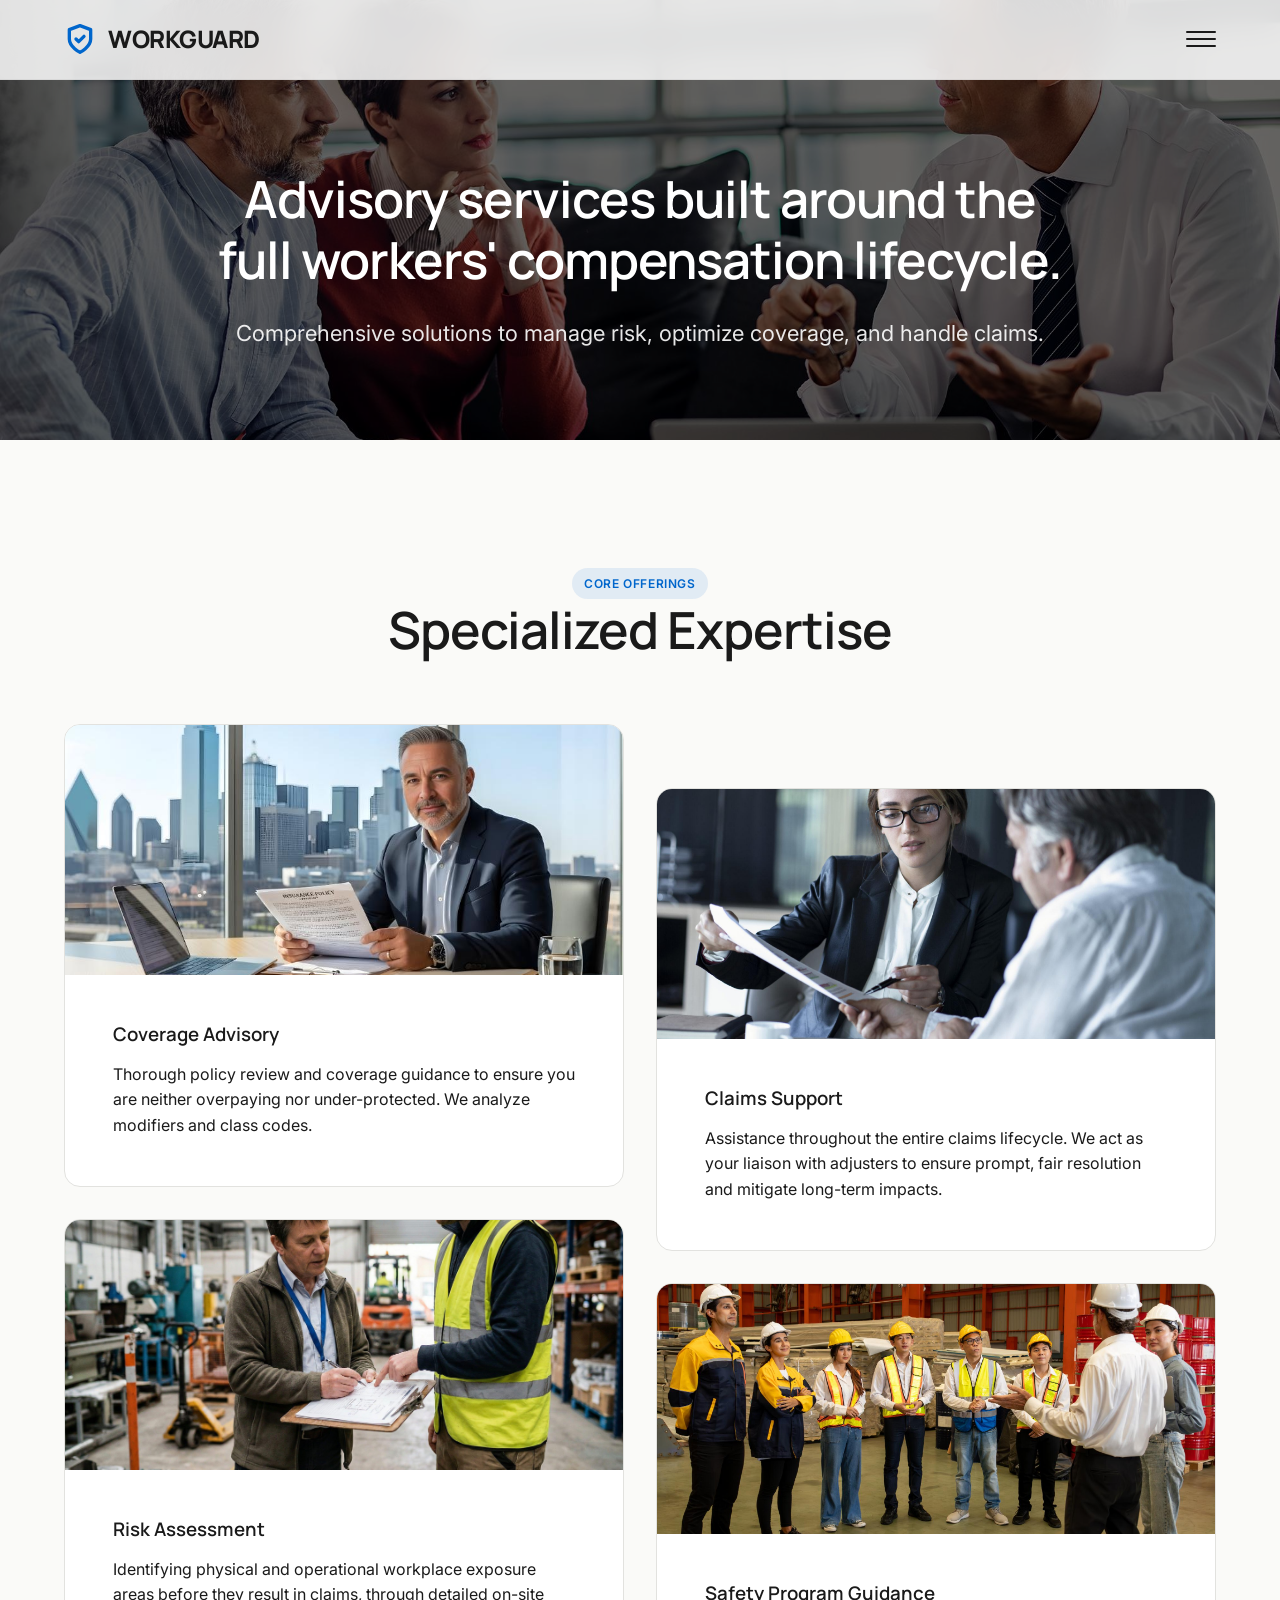
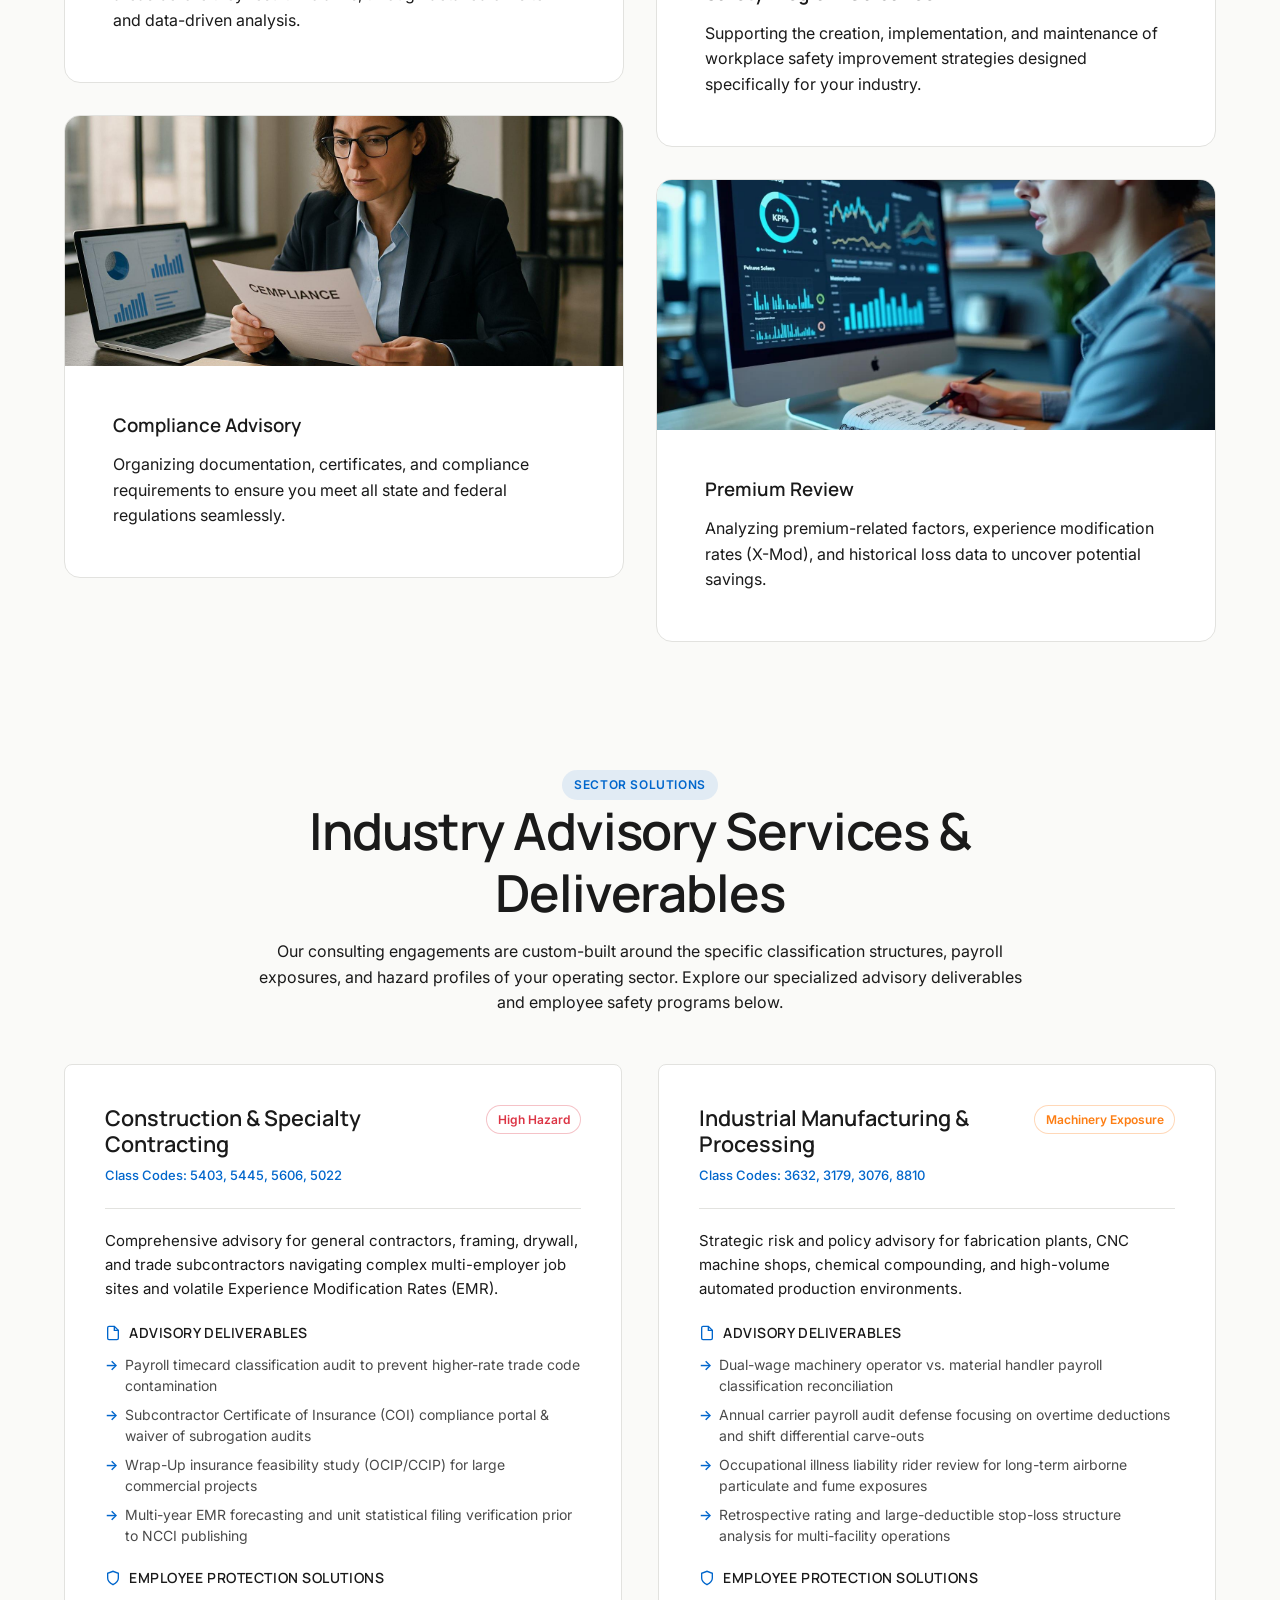
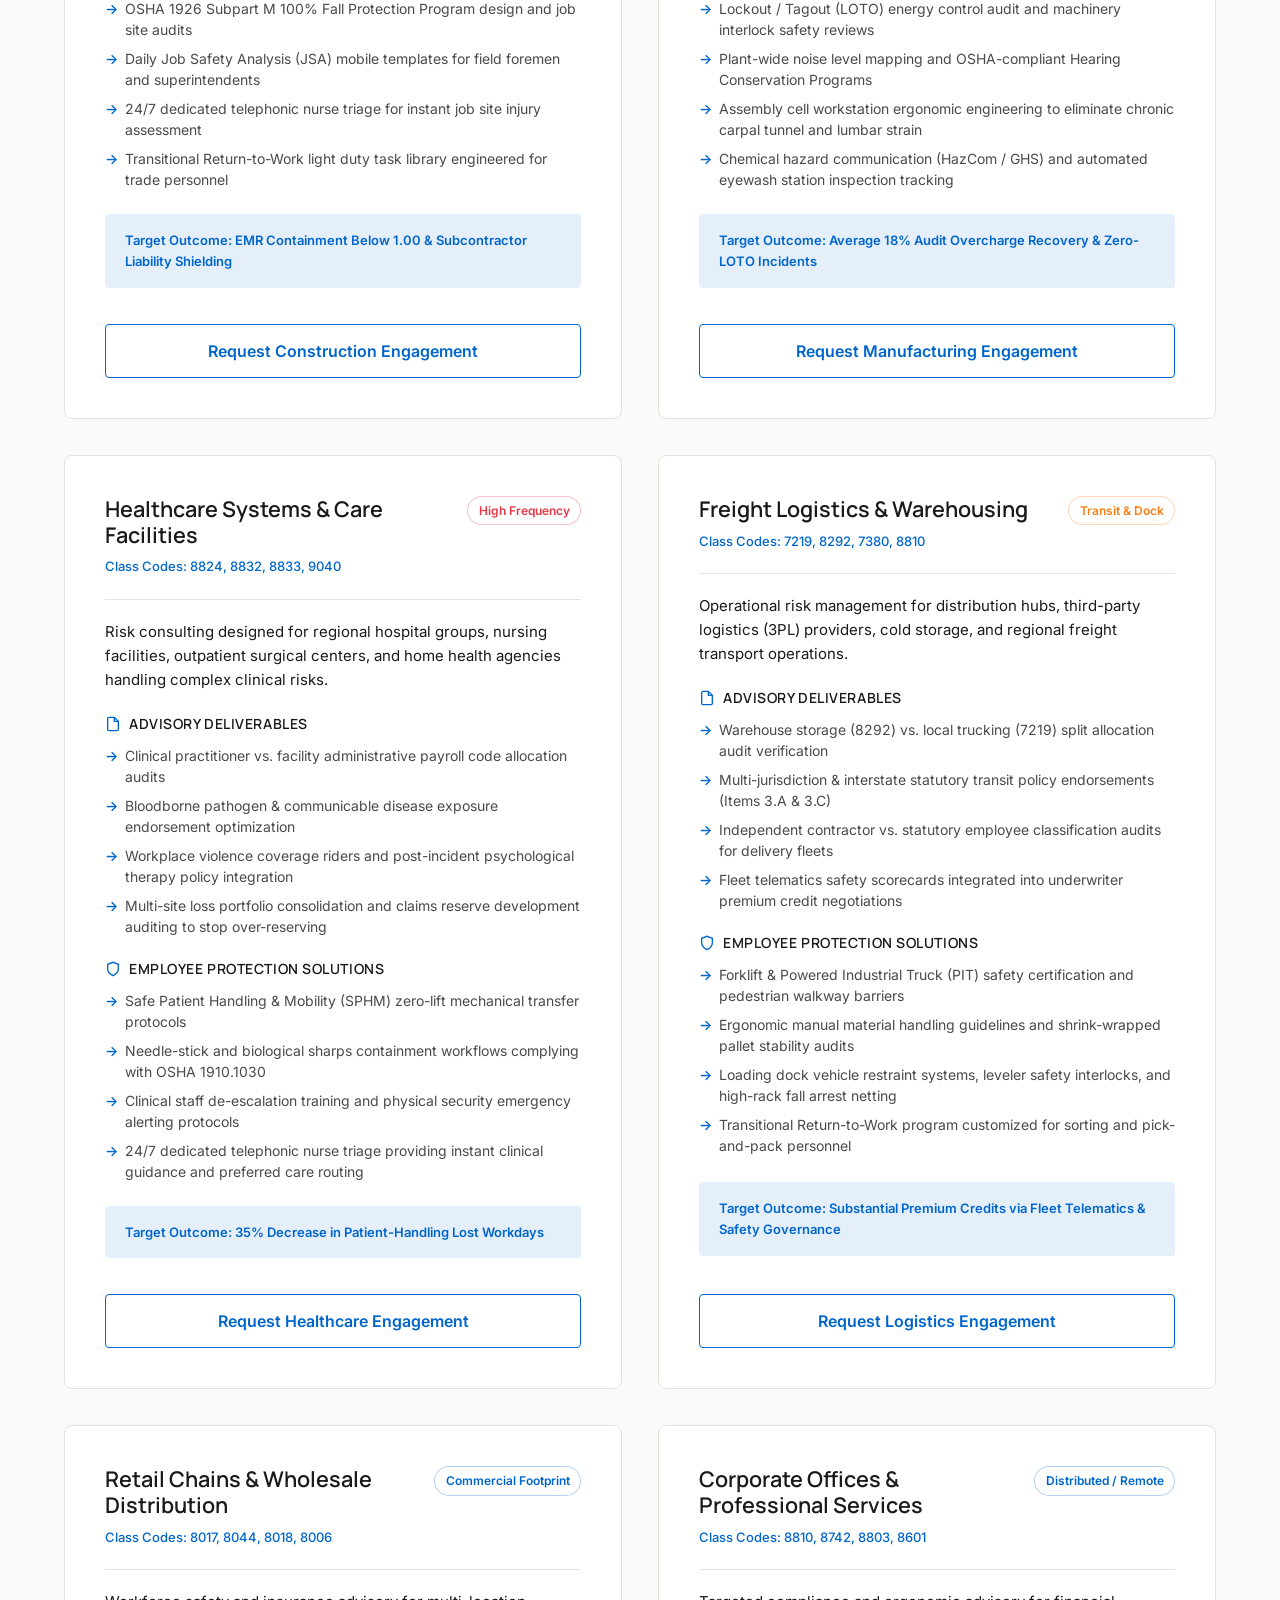
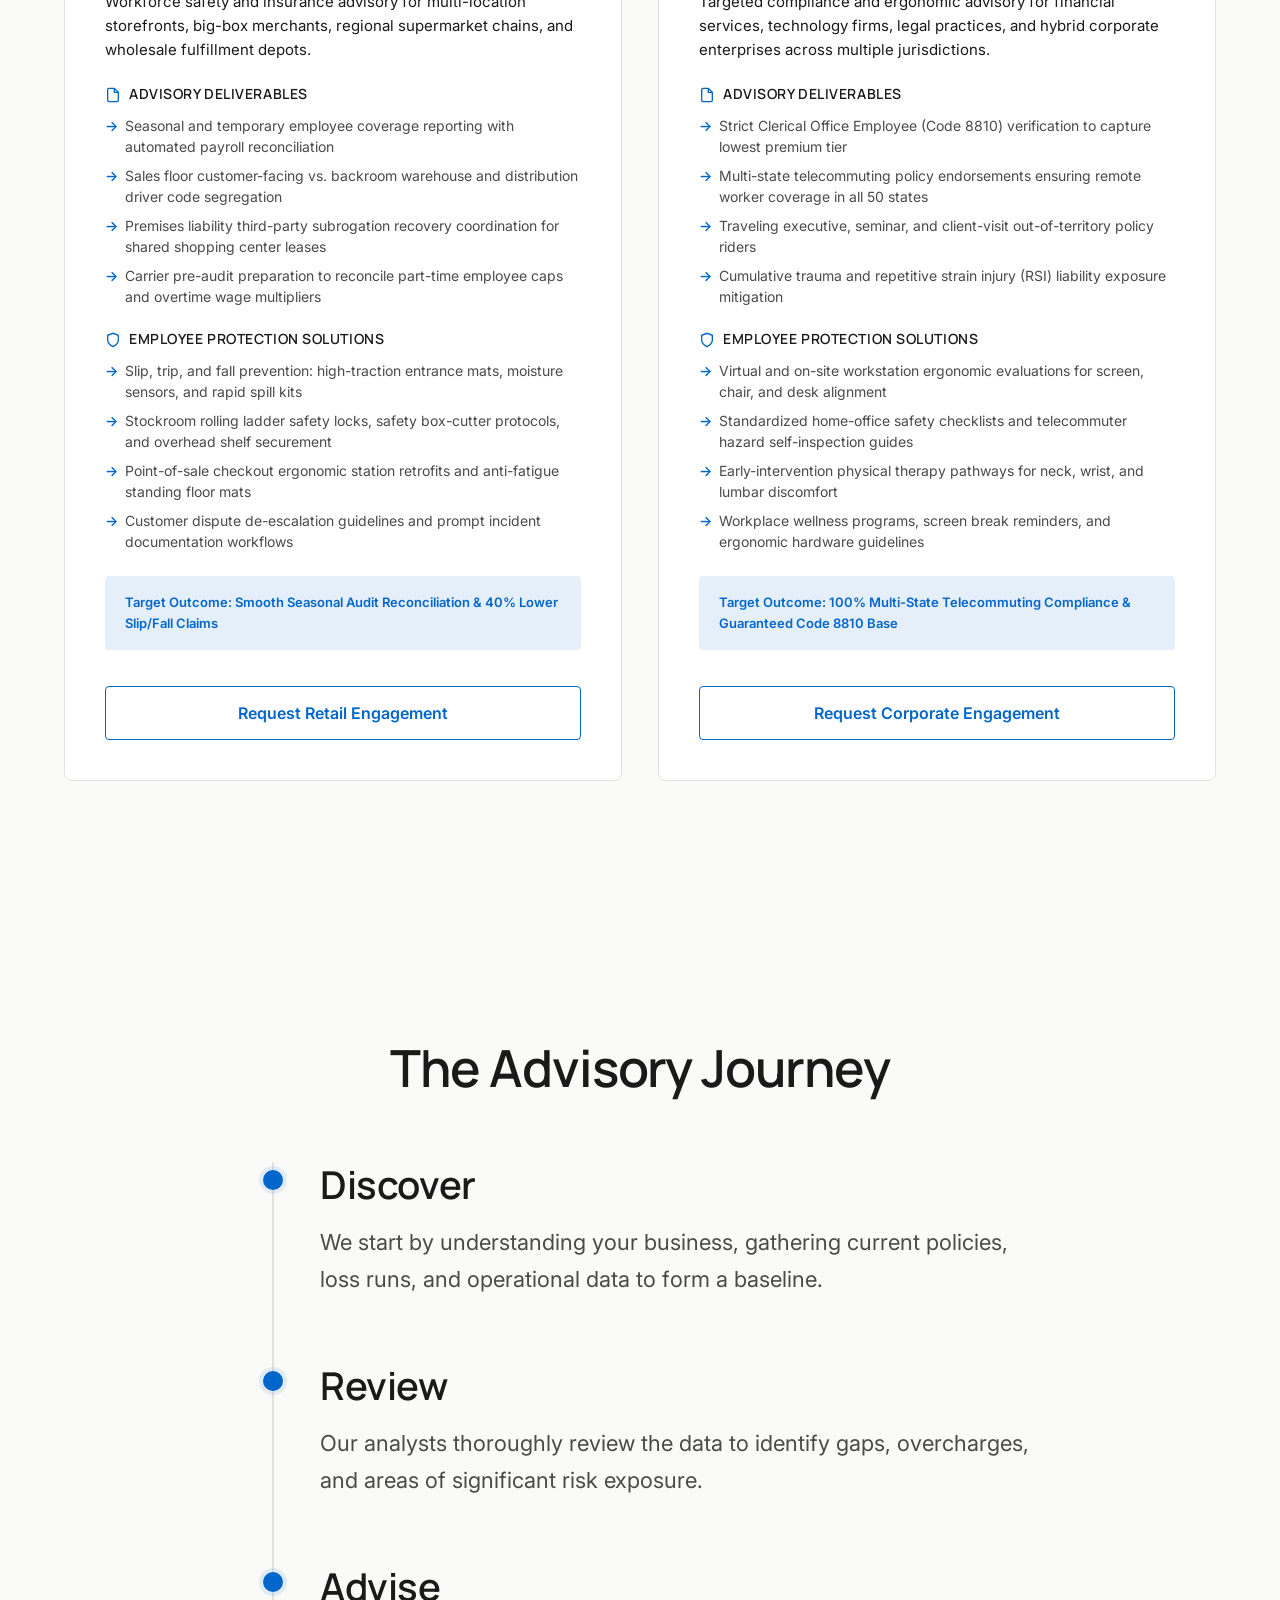
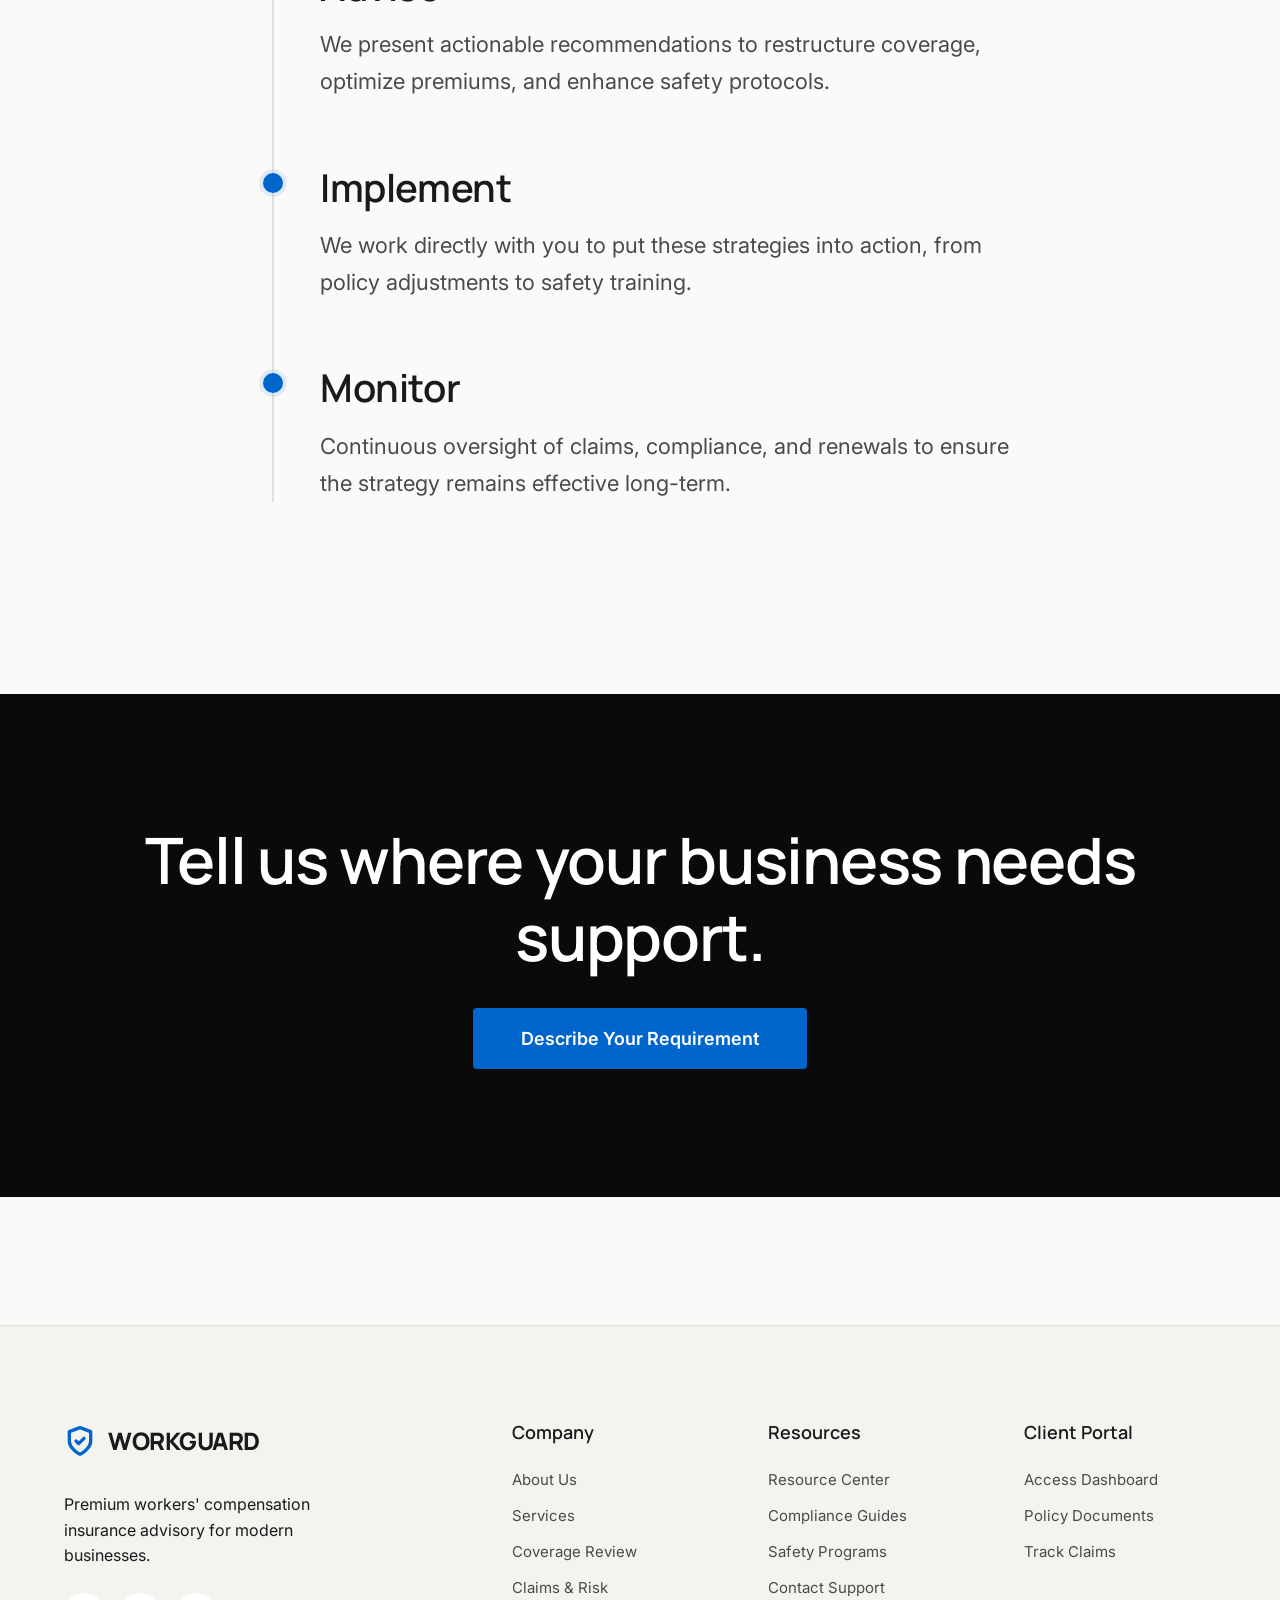
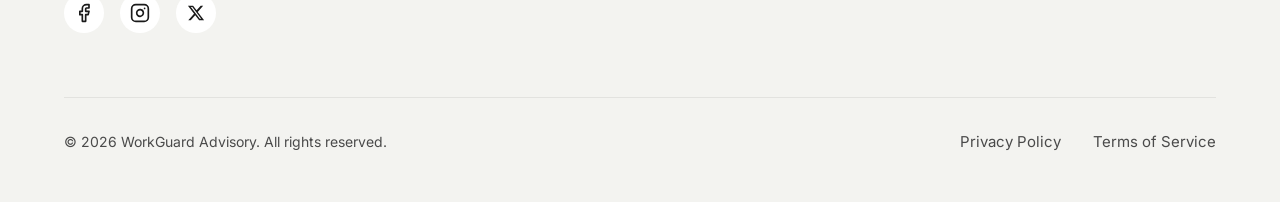
<file: services.html>
<!DOCTYPE html>
<html lang="en" data-theme="light" dir="ltr">
<head>
    <meta charset="UTF-8">
    <meta name="viewport" content="width=device-width, initial-scale=1.0">
    <title>Services | WorkGuard Advisory</title>
    <link rel="icon" type="image/svg+xml" href="assets/logo/favicon.svg">
    
    <link rel="preconnect" href="https://fonts.googleapis.com">
    <link rel="preconnect" href="https://fonts.gstatic.com" crossorigin>
    <link href="https://fonts.googleapis.com/css2?family=Inter:wght@400;500;600;700&family=Manrope:wght@500;600;700;800&display=swap" rel="stylesheet">
    
    <link rel="stylesheet" href="assets/css/style.css">
    <link rel="stylesheet" href="assets/css/responsive.css">
    
    <style>
        .page-header {
            padding-top: calc(var(--header-height) + 5.5rem);
            padding-bottom: 5.5rem;
            background: var(--bg-secondary);
            text-align: center;
        }

        /* Services Grid (Staggered) */
        .services-grid {
            display: grid;
            grid-template-columns: repeat(2, 1fr);
            gap: 2rem;
            margin-top: 4rem;
        }
        .service-card {
            background: var(--bg-tertiary);
            padding: 3rem;
            border-radius: var(--radius-lg);
            border: 1px solid var(--border-color);
            transition: all var(--transition-base);
        }
        .service-card:hover {
            border-color: var(--blue-primary);
            box-shadow: var(--shadow-md);
        }
        
        /* Staggered layout for desktop */
        @media (min-width: 1025px) {
            .service-card:nth-child(even) {
                transform: translateY(4rem);
            }
            .services-grid {
                padding-bottom: 4rem;
            }
        }
        
        .service-icon {
            width: 60px;
            height: 60px;
            background: var(--blue-light);
            color: var(--blue-primary);
            border-radius: var(--radius-md);
            display: flex;
            align-items: center;
            justify-content: center;
            margin-bottom: 2rem;
        }

        /* Vertical Journey */
        .journey-wrapper {
            max-width: 800px;
            margin: 0 auto;
            position: relative;
        }
        .journey-wrapper::before {
            content: '';
            position: absolute;
            top: 0;
            bottom: 0;
            left: 2rem;
            width: 2px;
            background: var(--border-color);
        }
        [dir="rtl"] .journey-wrapper::before { left: auto; right: 2rem; }

        .journey-stage {
            position: relative;
            padding-left: 5rem;
            margin-bottom: 4rem;
        }
        [dir="rtl"] .journey-stage { padding-left: 0; padding-right: 5rem; }
        
        .journey-stage::before {
            content: '';
            position: absolute;
            left: 1.45rem;
            top: 0.5rem;
            width: 20px;
            height: 20px;
            border-radius: 50%;
            background: var(--bg-main);
            border: 3px solid var(--blue-primary);
            z-index: 2;
        }
        [dir="rtl"] .journey-stage::before { left: auto; right: 1.45rem; }

        .journey-stage.revealed::before {
            background: var(--blue-primary);
            box-shadow: 0 0 0 4px var(--blue-light);
        }

        @media (max-width: 1024px) {
            .journey-wrapper::before { left: 1.5rem; }
            [dir="rtl"] .journey-wrapper::before { right: 1.5rem; }
            .journey-stage { padding-left: 4rem; }
            [dir="rtl"] .journey-stage { padding-right: 4rem; }
            .journey-stage::before { left: 0.95rem; }
            [dir="rtl"] .journey-stage::before { right: 0.95rem; }
        }
        
        @media (max-width: 768px) {
            .services-grid { grid-template-columns: 1fr; }
        }
    </style>
</head>
<body>

    <!-- NAVBAR -->
    <header class="navbar">
        <div class="container navbar-container">
            <a href="index.html" class="logo" aria-label="WorkGuard Home">
                <div style="display: flex; align-items: center; gap: 0.75rem;"><img src="assets/logo/favicon.svg" alt="WorkGuard Icon" width="32" height="32"><span style="font-family: var(--font-heading); font-weight: 800; font-size: 1.5rem; letter-spacing: -0.02em; color: var(--text-primary); text-transform: uppercase;">WorkGuard</span></div>
            </a>
            <nav class="nav-links">
                <a href="index.html" class="nav-link">Home 1</a>
                <a href="home-2.html" class="nav-link">Home 2</a>
                <a href="about.html" class="nav-link">About</a>
                <a href="services.html" class="nav-link active">Services</a>
                <a href="coverage.html" class="nav-link">Coverage</a>
                <a href="claims-risk.html" class="nav-link">Claims & Risk</a>
                <a href="resources.html" class="nav-link">Resources</a>
                <a href="contact.html" class="nav-link">Contact</a>
                <a href="dashboard.html" class="nav-link">Dashboard</a>
            </nav>
            <div class="nav-controls">
                <button class="icon-btn js-theme-toggle" aria-label="Toggle Theme"></button>
                <button class="icon-btn js-dir-toggle" aria-label="Toggle RTL" style="display: flex;">
                    <svg width="20" height="20" viewBox="0 0 24 24" fill="none" stroke="currentColor" stroke-width="2" stroke-linecap="round" stroke-linejoin="round">
                        <path d="M21 9H7M21 9L17 5M21 9L17 13M3 15h14M3 15l4-4M3 15l4 4"/>
                    </svg>
                </button>
                <a href="login.html" class="btn btn-primary" style="padding: 0.5rem 1.25rem;">Login</a>
                <button class="hamburger" aria-label="Menu"><span></span><span></span><span></span></button>
            </div>
        </div>
    </header>
    
    <div class="mobile-menu">
        <button class="icon-btn js-menu-close" aria-label="Close Menu" style="align-self: flex-end; margin-bottom: 2rem; margin-top: -3rem; margin-right: -1rem;">
            <svg width="24" height="24" viewBox="0 0 24 24" fill="none" stroke="currentColor" stroke-width="2" stroke-linecap="round" stroke-linejoin="round">
                <line x1="18" y1="6" x2="6" y2="18"></line>
                <line x1="6" y1="6" x2="18" y2="18"></line>
            </svg>
        </button>
        <nav class="mobile-nav-links">
            <a href="index.html" class="mobile-nav-link">Home 1</a>
            <a href="home-2.html" class="mobile-nav-link">Home 2</a>
            <a href="about.html" class="mobile-nav-link">About</a>
            <a href="services.html" class="mobile-nav-link text-blue">Services</a>
            <a href="coverage.html" class="mobile-nav-link">Coverage</a>
            <a href="claims-risk.html" class="mobile-nav-link">Claims & Risk</a>
            <a href="resources.html" class="mobile-nav-link">Resources</a>
            <a href="contact.html" class="mobile-nav-link">Contact</a>
            <a href="dashboard.html" class="mobile-nav-link">Dashboard</a>
        </nav>
        <div class="mobile-controls" style="display: flex; justify-content: center; gap: 1rem; margin-top: 0.5rem; margin-bottom: 0.5rem;">
            <button class="icon-btn js-theme-toggle" aria-label="Toggle Theme"></button>
            <button class="icon-btn js-dir-toggle" aria-label="Toggle RTL">
                <svg width="24" height="24" viewBox="0 0 24 24" fill="none" stroke="currentColor" stroke-width="2" stroke-linecap="round" stroke-linejoin="round">
                    <path d="M21 9H7M21 9L17 5M21 9L17 13M3 15h14M3 15l4-4M3 15l4 4"/>
                </svg>
            </button>
        </div>
        <a href="login.html" class="btn btn-primary" style="text-align: center; width: 100%; margin-top: 0.5rem;">Login</a>
    </div>

    <main>
        <!-- SECTION 01 — HERO -->
        <section class="page-header js-reveal" style="background: linear-gradient(rgba(0,0,0,0.6), rgba(0,0,0,0.6)), url('assets/images/service-hero.png') no-repeat center center/cover;">
            <div class="container text-center" style="max-width: 1200px;">
                <h1 class="text-h1" style="color: #ffffff; font-size: clamp(2.25rem, 4vw, 3.5rem);">Advisory services built around the<br>full workers' compensation lifecycle.</h1>
                <p class="text-lead" style="margin-top: 1.5rem; color: rgba(255, 255, 255, 0.9);">Comprehensive solutions to manage risk, optimize coverage, and handle claims.</p>
            </div>
        </section>

        <!-- SECTION 02 â€” CORE SERVICES -->
        <section class="section">
            <div class="container">
                <div class="text-center">
                    <span class="badge">Core Offerings</span>
                    <h2 class="text-h2">Specialized Expertise</h2>
                </div>
                
                <div class="services-grid">
                    <div class="service-card js-reveal" style="padding: 0; display: flex; flex-direction: column; overflow: hidden;">
                        <img src="assets/images/Coverage Advisory.png" alt="Coverage Advisory" style="width: 100%; height: 250px; object-fit: cover; display: block;">
                        <div style="padding: 3rem; flex: 1;">
                            <h3>Coverage Advisory</h3>
                            <p class="text-secondary">Thorough policy review and coverage guidance to ensure you are neither overpaying nor under-protected. We analyze modifiers and class codes.</p>
                        </div>
                    </div>
                    
                    <div class="service-card js-reveal" style="transition-delay: 0.1s; padding: 0; display: flex; flex-direction: column; overflow: hidden;">
                        <img src="assets/images/Claims Support.png" alt="Claims Support" style="width: 100%; height: 250px; object-fit: cover; display: block;">
                        <div style="padding: 3rem; flex: 1;">
                            <h3>Claims Support</h3>
                            <p class="text-secondary">Assistance throughout the entire claims lifecycle. We act as your liaison with adjusters to ensure prompt, fair resolution and mitigate long-term impacts.</p>
                        </div>
                    </div>
                    
                    <div class="service-card js-reveal" style="padding: 0; display: flex; flex-direction: column; overflow: hidden;">
                        <img src="assets/images/Risk Assessment.png" alt="Risk Assessment" style="width: 100%; height: 250px; object-fit: cover; display: block;">
                        <div style="padding: 3rem; flex: 1;">
                            <h3>Risk Assessment</h3>
                            <p class="text-secondary">Identifying physical and operational workplace exposure areas before they result in claims, through detailed on-site and data-driven analysis.</p>
                        </div>
                    </div>
                    
                    <div class="service-card js-reveal" style="transition-delay: 0.1s; padding: 0; display: flex; flex-direction: column; overflow: hidden;">
                        <img src="assets/images/Safety Program Guidance.png" alt="Safety Program Guidance" style="width: 100%; height: 250px; object-fit: cover; display: block;">
                        <div style="padding: 3rem; flex: 1;">
                            <h3>Safety Program Guidance</h3>
                            <p class="text-secondary">Supporting the creation, implementation, and maintenance of workplace safety improvement strategies designed specifically for your industry.</p>
                        </div>
                    </div>
                    
                    <div class="service-card js-reveal" style="padding: 0; display: flex; flex-direction: column; overflow: hidden;">
                        <img src="assets/images/Compliance Advisory.png" alt="Compliance Advisory" style="width: 100%; height: 250px; object-fit: cover; display: block;">
                        <div style="padding: 3rem; flex: 1;">
                            <h3>Compliance Advisory</h3>
                            <p class="text-secondary">Organizing documentation, certificates, and compliance requirements to ensure you meet all state and federal regulations seamlessly.</p>
                        </div>
                    </div>
                    
                    <div class="service-card js-reveal" style="transition-delay: 0.1s; padding: 0; display: flex; flex-direction: column; overflow: hidden;">
                        <img src="assets/images/Premium Review.png" alt="Premium Review" style="width: 100%; height: 250px; object-fit: cover; display: block;">
                        <div style="padding: 3rem; flex: 1;">
                            <h3>Premium Review</h3>
                            <p class="text-secondary">Analyzing premium-related factors, experience modification rates (X-Mod), and historical loss data to uncover potential savings.</p>
                        </div>
                    </div>
                </div>
            </div>
        </        <!-- SECTION 03 — SECTOR ADVISORY SERVICES & DELIVERABLES -->
        <section class="section" id="sectors" style="background: var(--bg-main);">
            <div class="container js-reveal">
                <div class="text-center" style="max-width: 780px; margin: 0 auto 3rem;">
                    <span class="badge">Sector Solutions</span>
                    <h2 class="text-h2">Industry Advisory Services & Deliverables</h2>
                    <p class="text-secondary" style="margin-top: 1rem; font-weight: 400;">
                        Our consulting engagements are custom-built around the specific classification structures, payroll exposures, and hazard profiles of your operating sector. Explore our specialized advisory deliverables and employee safety programs below.
                    </p>
                </div>

                <div class="services-sector-grid">
                    <!-- 1. Construction -->
                    <div class="service-sector-card js-reveal">
                        <div class="service-sector-header">
                            <div class="service-sector-title-wrap">
                                <h3>Construction & Specialty Contracting</h3>
                                <span class="service-sector-tag">Class Codes: 5403, 5445, 5606, 5022</span>
                            </div>
                            <span class="coverage-code-pill" style="color: #dc3545; border-color: rgba(220,53,69,0.3);">High Hazard</span>
                        </div>
                        <p class="text-secondary" style="font-size: 0.9375rem; margin-bottom: 1.5rem; line-height: 1.6;">
                            Comprehensive advisory for general contractors, framing, drywall, and trade subcontractors navigating complex multi-employer job sites and volatile Experience Modification Rates (EMR).
                        </p>

                        <div class="service-deliverable-section">
                            <h4 class="service-deliverable-heading">
                                <svg viewBox="0 0 24 24" fill="none" stroke="currentColor" stroke-width="2"><path d="M14 2H6a2 2 0 0 0-2 2v16a2 2 0 0 0 2 2h12a2 2 0 0 0 2-2V8z"/><polyline points="14 2 14 8 20 8"/></svg>
                                Advisory Deliverables
                            </h4>
                            <ul class="service-deliverable-list">
                                <li>Payroll timecard classification audit to prevent higher-rate trade code contamination</li>
                                <li>Subcontractor Certificate of Insurance (COI) compliance portal & waiver of subrogation audits</li>
                                <li>Wrap-Up insurance feasibility study (OCIP/CCIP) for large commercial projects</li>
                                <li>Multi-year EMR forecasting and unit statistical filing verification prior to NCCI publishing</li>
                            </ul>
                        </div>

                        <div class="service-deliverable-section">
                            <h4 class="service-deliverable-heading">
                                <svg viewBox="0 0 24 24" fill="none" stroke="currentColor" stroke-width="2"><path d="M12 22s8-4 8-10V5l-8-3-8 3v7c0 6 8 10 8 10z"/></svg>
                                Employee Protection Solutions
                            </h4>
                            <ul class="service-deliverable-list">
                                <li>OSHA 1926 Subpart M 100% Fall Protection Program design and job site audits</li>
                                <li>Daily Job Safety Analysis (JSA) mobile templates for field foremen and superintendents</li>
                                <li>24/7 dedicated telephonic nurse triage for instant job site injury assessment</li>
                                <li>Transitional Return-to-Work light duty task library engineered for trade personnel</li>
                            </ul>
                        </div>

                        <div class="service-outcome-banner">
                            <span>Target Outcome: EMR Containment Below 1.00 & Subcontractor Liability Shielding</span>
                        </div>

                        <div style="margin-top: auto; padding-top: 1rem;">
                            <button class="btn btn-outline" style="width: 100%;" data-modal="modal-consultation">Request Construction Engagement</button>
                        </div>
                    </div>

                    <!-- 2. Manufacturing -->
                    <div class="service-sector-card js-reveal" style="transition-delay: 0.1s;">
                        <div class="service-sector-header">
                            <div class="service-sector-title-wrap">
                                <h3>Industrial Manufacturing & Processing</h3>
                                <span class="service-sector-tag">Class Codes: 3632, 3179, 3076, 8810</span>
                            </div>
                            <span class="coverage-code-pill" style="color: #fd7e14; border-color: rgba(253,126,20,0.3); white-space: nowrap;">Machinery Exposure</span>
                        </div>
                        <p class="text-secondary" style="font-size: 0.9375rem; margin-bottom: 1.5rem; line-height: 1.6;">
                            Strategic risk and policy advisory for fabrication plants, CNC machine shops, chemical compounding, and high-volume automated production environments.
                        </p>

                        <div class="service-deliverable-section">
                            <h4 class="service-deliverable-heading">
                                <svg viewBox="0 0 24 24" fill="none" stroke="currentColor" stroke-width="2"><path d="M14 2H6a2 2 0 0 0-2 2v16a2 2 0 0 0 2 2h12a2 2 0 0 0 2-2V8z"/><polyline points="14 2 14 8 20 8"/></svg>
                                Advisory Deliverables
                            </h4>
                            <ul class="service-deliverable-list">
                                <li>Dual-wage machinery operator vs. material handler payroll classification reconciliation</li>
                                <li>Annual carrier payroll audit defense focusing on overtime deductions and shift differential carve-outs</li>
                                <li>Occupational illness liability rider review for long-term airborne particulate and fume exposures</li>
                                <li>Retrospective rating and large-deductible stop-loss structure analysis for multi-facility operations</li>
                            </ul>
                        </div>

                        <div class="service-deliverable-section">
                            <h4 class="service-deliverable-heading">
                                <svg viewBox="0 0 24 24" fill="none" stroke="currentColor" stroke-width="2"><path d="M12 22s8-4 8-10V5l-8-3-8 3v7c0 6 8 10 8 10z"/></svg>
                                Employee Protection Solutions
                            </h4>
                            <ul class="service-deliverable-list">
                                <li>Lockout / Tagout (LOTO) energy control audit and machinery interlock safety reviews</li>
                                <li>Plant-wide noise level mapping and OSHA-compliant Hearing Conservation Programs</li>
                                <li>Assembly cell workstation ergonomic engineering to eliminate chronic carpal tunnel and lumbar strain</li>
                                <li>Chemical hazard communication (HazCom / GHS) and automated eyewash station inspection tracking</li>
                            </ul>
                        </div>

                        <div class="service-outcome-banner">
                            <span>Target Outcome: Average 18% Audit Overcharge Recovery & Zero-LOTO Incidents</span>
                        </div>

                        <div style="margin-top: auto; padding-top: 1rem;">
                            <button class="btn btn-outline" style="width: 100%;" data-modal="modal-consultation">Request Manufacturing Engagement</button>
                        </div>
                    </div>

                    <!-- 3. Healthcare -->
                    <div class="service-sector-card js-reveal">
                        <div class="service-sector-header">
                            <div class="service-sector-title-wrap">
                                <h3>Healthcare Systems & Care Facilities</h3>
                                <span class="service-sector-tag">Class Codes: 8824, 8832, 8833, 9040</span>
                            </div>
                            <span class="coverage-code-pill" style="color: #e63946; border-color: rgba(230,57,70,0.3);">High Frequency</span>
                        </div>
                        <p class="text-secondary" style="font-size: 0.9375rem; margin-bottom: 1.5rem; line-height: 1.6;">
                            Risk consulting designed for regional hospital groups, nursing facilities, outpatient surgical centers, and home health agencies handling complex clinical risks.
                        </p>

                        <div class="service-deliverable-section">
                            <h4 class="service-deliverable-heading">
                                <svg viewBox="0 0 24 24" fill="none" stroke="currentColor" stroke-width="2"><path d="M14 2H6a2 2 0 0 0-2 2v16a2 2 0 0 0 2 2h12a2 2 0 0 0 2-2V8z"/><polyline points="14 2 14 8 20 8"/></svg>
                                Advisory Deliverables
                            </h4>
                            <ul class="service-deliverable-list">
                                <li>Clinical practitioner vs. facility administrative payroll code allocation audits</li>
                                <li>Bloodborne pathogen & communicable disease exposure endorsement optimization</li>
                                <li>Workplace violence coverage riders and post-incident psychological therapy policy integration</li>
                                <li>Multi-site loss portfolio consolidation and claims reserve development auditing to stop over-reserving</li>
                            </ul>
                        </div>

                        <div class="service-deliverable-section">
                            <h4 class="service-deliverable-heading">
                                <svg viewBox="0 0 24 24" fill="none" stroke="currentColor" stroke-width="2"><path d="M12 22s8-4 8-10V5l-8-3-8 3v7c0 6 8 10 8 10z"/></svg>
                                Employee Protection Solutions
                            </h4>
                            <ul class="service-deliverable-list">
                                <li>Safe Patient Handling & Mobility (SPHM) zero-lift mechanical transfer protocols</li>
                                <li>Needle-stick and biological sharps containment workflows complying with OSHA 1910.1030</li>
                                <li>Clinical staff de-escalation training and physical security emergency alerting protocols</li>
                                <li>24/7 dedicated telephonic nurse triage providing instant clinical guidance and preferred care routing</li>
                            </ul>
                        </div>

                        <div class="service-outcome-banner">
                            <span>Target Outcome: 35% Decrease in Patient-Handling Lost Workdays</span>
                        </div>

                        <div style="margin-top: auto; padding-top: 1rem;">
                            <button class="btn btn-outline" style="width: 100%;" data-modal="modal-consultation">Request Healthcare Engagement</button>
                        </div>
                    </div>

                    <!-- 4. Logistics -->
                    <div class="service-sector-card js-reveal" style="transition-delay: 0.1s;">
                        <div class="service-sector-header">
                            <div class="service-sector-title-wrap">
                                <h3>Freight Logistics & Warehousing</h3>
                                <span class="service-sector-tag">Class Codes: 7219, 8292, 7380, 8810</span>
                            </div>
                            <span class="coverage-code-pill" style="color: #fd7e14; border-color: rgba(253,126,20,0.3);">Transit & Dock</span>
                        </div>
                        <p class="text-secondary" style="font-size: 0.9375rem; margin-bottom: 1.5rem; line-height: 1.6;">
                            Operational risk management for distribution hubs, third-party logistics (3PL) providers, cold storage, and regional freight transport operations.
                        </p>

                        <div class="service-deliverable-section">
                            <h4 class="service-deliverable-heading">
                                <svg viewBox="0 0 24 24" fill="none" stroke="currentColor" stroke-width="2"><path d="M14 2H6a2 2 0 0 0-2 2v16a2 2 0 0 0 2 2h12a2 2 0 0 0 2-2V8z"/><polyline points="14 2 14 8 20 8"/></svg>
                                Advisory Deliverables
                            </h4>
                            <ul class="service-deliverable-list">
                                <li>Warehouse storage (8292) vs. local trucking (7219) split allocation audit verification</li>
                                <li>Multi-jurisdiction & interstate statutory transit policy endorsements (Items 3.A & 3.C)</li>
                                <li>Independent contractor vs. statutory employee classification audits for delivery fleets</li>
                                <li>Fleet telematics safety scorecards integrated into underwriter premium credit negotiations</li>
                            </ul>
                        </div>

                        <div class="service-deliverable-section">
                            <h4 class="service-deliverable-heading">
                                <svg viewBox="0 0 24 24" fill="none" stroke="currentColor" stroke-width="2"><path d="M12 22s8-4 8-10V5l-8-3-8 3v7c0 6 8 10 8 10z"/></svg>
                                Employee Protection Solutions
                            </h4>
                            <ul class="service-deliverable-list">
                                <li>Forklift & Powered Industrial Truck (PIT) safety certification and pedestrian walkway barriers</li>
                                <li>Ergonomic manual material handling guidelines and shrink-wrapped pallet stability audits</li>
                                <li>Loading dock vehicle restraint systems, leveler safety interlocks, and high-rack fall arrest netting</li>
                                <li>Transitional Return-to-Work program customized for sorting and pick-and-pack personnel</li>
                            </ul>
                        </div>

                        <div class="service-outcome-banner">
                            <span>Target Outcome: Substantial Premium Credits via Fleet Telematics & Safety Governance</span>
                        </div>

                        <div style="margin-top: auto; padding-top: 1rem;">
                            <button class="btn btn-outline" style="width: 100%;" data-modal="modal-consultation">Request Logistics Engagement</button>
                        </div>
                    </div>

                    <!-- 5. Retail -->
                    <div class="service-sector-card js-reveal">
                        <div class="service-sector-header">
                            <div class="service-sector-title-wrap">
                                <h3>Retail Chains & Wholesale Distribution</h3>
                                <span class="service-sector-tag">Class Codes: 8017, 8044, 8018, 8006</span>
                            </div>
                            <span class="coverage-code-pill" style="color: var(--blue-primary); border-color: rgba(0,102,204,0.3); white-space: nowrap;">Commercial Footprint</span>
                        </div>
                        <p class="text-secondary" style="font-size: 0.9375rem; margin-bottom: 1.5rem; line-height: 1.6;">
                            Workforce safety and insurance advisory for multi-location storefronts, big-box merchants, regional supermarket chains, and wholesale fulfillment depots.
                        </p>

                        <div class="service-deliverable-section">
                            <h4 class="service-deliverable-heading">
                                <svg viewBox="0 0 24 24" fill="none" stroke="currentColor" stroke-width="2"><path d="M14 2H6a2 2 0 0 0-2 2v16a2 2 0 0 0 2 2h12a2 2 0 0 0 2-2V8z"/><polyline points="14 2 14 8 20 8"/></svg>
                                Advisory Deliverables
                            </h4>
                            <ul class="service-deliverable-list">
                                <li>Seasonal and temporary employee coverage reporting with automated payroll reconciliation</li>
                                <li>Sales floor customer-facing vs. backroom warehouse and distribution driver code segregation</li>
                                <li>Premises liability third-party subrogation recovery coordination for shared shopping center leases</li>
                                <li>Carrier pre-audit preparation to reconcile part-time employee caps and overtime wage multipliers</li>
                            </ul>
                        </div>

                        <div class="service-deliverable-section">
                            <h4 class="service-deliverable-heading">
                                <svg viewBox="0 0 24 24" fill="none" stroke="currentColor" stroke-width="2"><path d="M12 22s8-4 8-10V5l-8-3-8 3v7c0 6 8 10 8 10z"/></svg>
                                Employee Protection Solutions
                            </h4>
                            <ul class="service-deliverable-list">
                                <li>Slip, trip, and fall prevention: high-traction entrance mats, moisture sensors, and rapid spill kits</li>
                                <li>Stockroom rolling ladder safety locks, safety box-cutter protocols, and overhead shelf securement</li>
                                <li>Point-of-sale checkout ergonomic station retrofits and anti-fatigue standing floor mats</li>
                                <li>Customer dispute de-escalation guidelines and prompt incident documentation workflows</li>
                            </ul>
                        </div>

                        <div class="service-outcome-banner">
                            <span>Target Outcome: Smooth Seasonal Audit Reconciliation & 40% Lower Slip/Fall Claims</span>
                        </div>

                        <div style="margin-top: auto; padding-top: 1rem;">
                            <button class="btn btn-outline" style="width: 100%;" data-modal="modal-consultation">Request Retail Engagement</button>
                        </div>
                    </div>

                    <!-- 6. Office & Professional -->
                    <div class="service-sector-card js-reveal" style="transition-delay: 0.1s;">
                        <div class="service-sector-header">
                            <div class="service-sector-title-wrap">
                                <h3>Corporate Offices & Professional Services</h3>
                                <span class="service-sector-tag">Class Codes: 8810, 8742, 8803, 8601</span>
                            </div>
                            <span class="coverage-code-pill" style="color: var(--blue-primary); border-color: rgba(0,102,204,0.3); white-space: nowrap;">Distributed / Remote</span>
                        </div>
                        <p class="text-secondary" style="font-size: 0.9375rem; margin-bottom: 1.5rem; line-height: 1.6;">
                            Targeted compliance and ergonomic advisory for financial services, technology firms, legal practices, and hybrid corporate enterprises across multiple jurisdictions.
                        </p>

                        <div class="service-deliverable-section">
                            <h4 class="service-deliverable-heading">
                                <svg viewBox="0 0 24 24" fill="none" stroke="currentColor" stroke-width="2"><path d="M14 2H6a2 2 0 0 0-2 2v16a2 2 0 0 0 2 2h12a2 2 0 0 0 2-2V8z"/><polyline points="14 2 14 8 20 8"/></svg>
                                Advisory Deliverables
                            </h4>
                            <ul class="service-deliverable-list">
                                <li>Strict Clerical Office Employee (Code 8810) verification to capture lowest premium tier</li>
                                <li>Multi-state telecommuting policy endorsements ensuring remote worker coverage in all 50 states</li>
                                <li>Traveling executive, seminar, and client-visit out-of-territory policy riders</li>
                                <li>Cumulative trauma and repetitive strain injury (RSI) liability exposure mitigation</li>
                            </ul>
                        </div>

                        <div class="service-deliverable-section">
                            <h4 class="service-deliverable-heading">
                                <svg viewBox="0 0 24 24" fill="none" stroke="currentColor" stroke-width="2"><path d="M12 22s8-4 8-10V5l-8-3-8 3v7c0 6 8 10 8 10z"/></svg>
                                Employee Protection Solutions
                            </h4>
                            <ul class="service-deliverable-list">
                                <li>Virtual and on-site workstation ergonomic evaluations for screen, chair, and desk alignment</li>
                                <li>Standardized home-office safety checklists and telecommuter hazard self-inspection guides</li>
                                <li>Early-intervention physical therapy pathways for neck, wrist, and lumbar discomfort</li>
                                <li>Workplace wellness programs, screen break reminders, and ergonomic hardware guidelines</li>
                            </ul>
                        </div>

                        <div class="service-outcome-banner">
                            <span>Target Outcome: 100% Multi-State Telecommuting Compliance & Guaranteed Code 8810 Base</span>
                        </div>

                        <div style="margin-top: auto; padding-top: 1rem;">
                            <button class="btn btn-outline" style="width: 100%;" data-modal="modal-consultation">Request Corporate Engagement</button>
                        </div>
                    </div>
                </div>
            </div>
        </section>

        <!-- SECTION 03 â€” SERVICE JOURNEY -->
        <section class="section">
            <div class="container">
                <div class="text-center" style="margin-bottom: 4rem;">
                    <h2 class="text-h2">The Advisory Journey</h2>
                </div>
                
                <div class="journey-wrapper">
                    <div class="journey-stage js-reveal">
                        <h3 class="text-h3">Discover</h3>
                        <p class="text-lead">We start by understanding your business, gathering current policies, loss runs, and operational data to form a baseline.</p>
                    </div>
                    <div class="journey-stage js-reveal">
                        <h3 class="text-h3">Review</h3>
                        <p class="text-lead">Our analysts thoroughly review the data to identify gaps, overcharges, and areas of significant risk exposure.</p>
                    </div>
                    <div class="journey-stage js-reveal">
                        <h3 class="text-h3">Advise</h3>
                        <p class="text-lead">We present actionable recommendations to restructure coverage, optimize premiums, and enhance safety protocols.</p>
                    </div>
                    <div class="journey-stage js-reveal">
                        <h3 class="text-h3">Implement</h3>
                        <p class="text-lead">We work directly with you to put these strategies into action, from policy adjustments to safety training.</p>
                    </div>
                    <div class="journey-stage js-reveal">
                        <h3 class="text-h3">Monitor</h3>
                        <p class="text-lead">Continuous oversight of claims, compliance, and renewals to ensure the strategy remains effective long-term.</p>
                    </div>
                </div>
            </div>
        </section>

        <!-- SECTION 04 â€” CTA -->
        <section class="section section-dark js-reveal">
            <div class="container text-center" style="max-width: 1200px;">
                <h2 class="text-h1" style="margin-bottom: 2rem;">Tell us where your business needs support.</h2>
                <button class="btn btn-primary" data-modal="modal-service-request" style="font-size: 1.125rem; padding: 1.25rem 3rem;">Describe Your Requirement</button>
            </div>
        </section>
    </main>

    <!-- FOOTER (Same as index.html) -->
    <footer class="footer">
        <div class="container">
            <div class="footer-grid">
                <div class="footer-col">
                    <div style="display: flex; align-items: center; gap: 0.75rem; margin-bottom: 2rem;"><img src="assets/logo/favicon.svg" alt="WorkGuard Icon" width="32" height="32"><span style="font-family: var(--font-heading); font-weight: 800; font-size: 1.5rem; letter-spacing: -0.02em; color: var(--text-primary); text-transform: uppercase;">WorkGuard</span></div>
                    <p class="text-secondary" style="max-width: 250px;">Premium workers' compensation insurance advisory for modern businesses.</p>
                    <div class="social-links" style="margin-top: 1.5rem;">
                        <a href="#" class="social-link" aria-label="Facebook">
                            <svg width="20" height="20" viewBox="0 0 24 24" fill="none" stroke="currentColor" stroke-width="2" stroke-linecap="round" stroke-linejoin="round"><path d="M18 2h-3a5 5 0 0 0-5 5v3H7v4h3v8h4v-8h3l1-4h-4V7a1 1 0 0 1 1-1h3z"></path></svg>
                        </a>
                        <a href="#" class="social-link" aria-label="Instagram">
                            <svg width="20" height="20" viewBox="0 0 24 24" fill="none" stroke="currentColor" stroke-width="2" stroke-linecap="round" stroke-linejoin="round"><rect x="2" y="2" width="20" height="20" rx="5" ry="5"></rect><path d="M16 11.37A4 4 0 1 1 12.63 8 4 4 0 0 1 16 11.37z"></path><line x1="17.5" y1="6.5" x2="17.51" y2="6.5"></line></svg>
                        </a>
                        <a href="#" class="social-link" aria-label="X">
                            <svg width="18" height="18" viewBox="0 0 24 24" fill="currentColor" stroke="none"><path d="M18.244 2.25h3.308l-7.227 8.26 8.502 11.24H16.17l-5.214-6.817L4.99 21.75H1.68l7.73-8.835L1.254 2.25H8.08l4.713 6.231zm-1.161 17.52h1.833L7.084 4.126H5.117z"/></svg>
                        </a>
                    </div>
                </div>
                <div class="footer-col">
                    <h4>Company</h4>
                    <div class="footer-links">
                        <a href="about.html" class="footer-link">About Us</a>
                        <a href="services.html" class="footer-link">Services</a>
                        <a href="coverage.html" class="footer-link">Coverage Review</a>
                        <a href="claims-risk.html" class="footer-link">Claims & Risk</a>
                    </div>
                </div>
                <div class="footer-col">
                    <h4>Resources</h4>
                    <div class="footer-links">
                        <a href="resources.html" class="footer-link">Resource Center</a>
                        <a href="#" class="footer-link">Compliance Guides</a>
                        <a href="#" class="footer-link">Safety Programs</a>
                        <a href="contact.html" class="footer-link">Contact Support</a>
                    </div>
                </div>
                <div class="footer-col">
                    <h4>Client Portal</h4>
                    <div class="footer-links">
                        <a href="dashboard.html" class="footer-link">Access Dashboard</a>
                        <a href="dashboard.html" class="footer-link">Policy Documents</a>
                        <a href="dashboard.html" class="footer-link">Track Claims</a>
                    </div>
                </div>
            </div>
            <div class="footer-bottom">
                <p>&copy; 2026 WorkGuard Advisory. All rights reserved.</p>
                <div class="footer-links" style="flex-direction: row; gap: 2rem;">
                    <a href="#" class="footer-link">Privacy Policy</a>
                    <a href="#" class="footer-link">Terms of Service</a>
                </div>
            </div>
        </div>
    </footer>

    <!-- MODAL: Service Request -->
    <div class="modal-overlay" id="modal-service-request">
        <div class="modal-content">
            <button class="modal-close" aria-label="Close modal"><svg width="24" height="24" viewBox="0 0 24 24" fill="none" stroke="currentColor" stroke-width="2"><line x1="18" y1="6" x2="6" y2="18"></line><line x1="6" y1="6" x2="18" y2="18"></line></svg></button>
            <h3 class="text-h3" style="margin-bottom: 0.5rem;">Request Advisory Services</h3>
            <p class="text-secondary" style="margin-bottom: 2rem;">Detail your requirements and our team will prepare a structured approach.</p>
            
            <form class="js-validate-form">
                <div class="grid grid-4-to-2 gap-4">
                    <div class="form-group">
                        <label class="form-label">Business Name</label>
                        <input type="text" class="form-control" required>
                    </div>
                    <div class="form-group">
                        <label class="form-label">Industry</label>
                        <input type="text" class="form-control" required>
                    </div>
                </div>
                <div class="grid grid-4-to-2 gap-4">
                    <div class="form-group">
                        <label class="form-label">Email Address</label>
                        <input type="email" class="form-control" required>
                    </div>
                    <div class="form-group">
                        <label class="form-label">Phone Number</label>
                        <input type="tel" class="form-control" required>
                    </div>
                </div>
                <div class="form-group">
                    <label class="form-label">Service Required</label>
                    <select class="form-control" required>
                        <option value="">Select a Service</option>
                        <option value="coverage">Coverage Advisory</option>
                        <option value="claims">Claims Support</option>
                        <option value="risk">Risk Assessment</option>
                        <option value="safety">Safety Program Guidance</option>
                        <option value="compliance">Compliance Advisory</option>
                    </select>
                </div>
                <div class="form-group">
                    <label class="form-label">Requirement Details</label>
                    <textarea class="form-control" required placeholder="Describe your specific situation or needs..."></textarea>
                </div>
                <button type="submit" class="btn btn-primary" style="width: 100%; padding: 1rem;">Submit Request</button>
            </form>
        </div>
    </div>

    <script src="assets/js/main.js"></script>
    <script src="assets/js/animations.js"></script>
</body>
</html>
</file>
<file: assets/css/style.css>
/* ==========================================================================
   WORKGUARD - Core Stylesheet
   ========================================================================== */

/* --- 1. Variables & Theming --- */
:root {
    /* Base Palette */
    --blue-primary: #0066CC; /* Sophisticated Blue */
    --blue-hover: #0052A3;
    --blue-light: rgba(0, 102, 204, 0.1);

    /* Light Theme (Default) */
    --bg-main: #FAFAF8; /* Warm White / Ivory */
    --bg-secondary: #F3F3F0; /* Soft Gray */
    --bg-tertiary: #FFFFFF;
    --text-primary: #1A1A1A; /* Deep Charcoal */
    --text-secondary: #4A4A4A; /* Slate */
    --border-color: #E2E2DF;
    --glass-bg: rgba(255, 255, 255, 0.85);
    --glass-border: rgba(0, 0, 0, 0.05);
    --shadow-sm: 0 2px 8px rgba(0,0,0,0.04);
    --shadow-md: 0 8px 24px rgba(0,0,0,0.06);
    --shadow-lg: 0 24px 48px rgba(0,0,0,0.08);

    /* Typography */
    --font-heading: 'Manrope', 'Plus Jakarta Sans', sans-serif;
    --font-body: 'Inter', 'DM Sans', sans-serif;
    
    /* Spacing & Layout */
    --max-width: 1400px;
    --header-height: 80px;
    --radius-sm: 4px;
    --radius-md: 8px;
    --radius-lg: 16px;
    --radius-full: 9999px;
    
    /* Transitions */
    --transition-fast: 0.2s cubic-bezier(0.4, 0, 0.2, 1);
    --transition-base: 0.3s cubic-bezier(0.4, 0, 0.2, 1);
    --transition-slow: 0.6s cubic-bezier(0.22, 1, 0.36, 1);
}

[data-theme="dark"] {
    --bg-main: #0F1012; /* Deep Charcoal / Near Black */
    --bg-secondary: #16181B; /* Slate Panels */
    --bg-tertiary: #1E2024;
    --text-primary: #FFFFFF; /* Bright White */
    --text-secondary: #A0A4AB; /* Light Gray */
    --border-color: #2A2D32;
    --glass-bg: rgba(22, 24, 27, 0.85);
    --glass-border: rgba(255, 255, 255, 0.05);
    --shadow-sm: 0 2px 8px rgba(0,0,0,0.2);
    --shadow-md: 0 8px 24px rgba(0,0,0,0.3);
    --shadow-lg: 0 24px 48px rgba(0,0,0,0.4);
}

/* --- 2. Reset & Base --- */
*, *::before, *::after {
    box-sizing: border-box;
    margin: 0;
    padding: 0;
}

html {
    scroll-behavior: smooth;
    font-size: 16px;
}

body {
    font-family: var(--font-body);
    font-weight: 400;
    background-color: var(--bg-main);
    color: var(--text-primary);
    line-height: 1.6;
    -webkit-font-smoothing: antialiased;
    -moz-osx-font-smoothing: grayscale;
    transition: background-color var(--transition-base), color var(--transition-base);
    overflow-x: hidden;
}

h1, h2, h3, h4, h5, h6 {
    font-family: var(--font-heading);
    font-weight: 600;
    line-height: 1.2;
    color: var(--text-primary);
    margin-bottom: 1rem;
}

p {
    font-family: var(--font-body);
    font-weight: 400;
}

p.text-xs, p.text-sm, p.text-lead, p.text-secondary {
    font-weight: 400;
}

a {
    color: inherit;
    text-decoration: none;
    transition: color var(--transition-fast);
}

ul {
    list-style: none;
}

img {
    max-width: 100%;
    height: auto;
    display: block;
}

/* --- 3. Typography Utility --- */
.text-h1 { font-size: clamp(2.5rem, 5vw, 4.5rem); letter-spacing: -0.02em; font-weight: 600; }
.text-h2 { font-size: clamp(2rem, 4vw, 3.5rem); letter-spacing: -0.02em; font-weight: 600; }
.text-h3 { font-size: clamp(1.5rem, 3vw, 2.5rem); letter-spacing: -0.01em; font-weight: 600; }
.text-lead { font-size: clamp(1.125rem, 2vw, 1.375rem); color: var(--text-secondary); line-height: 1.7; font-weight: 400; }
.text-sm { font-size: 0.875rem; }
.text-xs { font-size: 0.75rem; text-transform: uppercase; letter-spacing: 0.1em; font-weight: 600; }
.text-blue { color: var(--blue-primary); }
.text-center { text-align: center; }

/* --- 4. Layout & Containers --- */
.container {
    width: 100%;
    max-width: var(--max-width);
    margin: 0 auto;
    padding: 0 5%;
}

.section {
    padding: 8rem 0;
    position: relative;
}

.section-dark {
    background-color: #0A0A0B;
    color: #FFFFFF;
}
.section-dark h1,
.section-dark h2,
.section-dark h3,
.section-dark h4,
.section-dark h5,
.section-dark h6 {
    color: #FFFFFF;
}
.section-dark .text-secondary,
.section-dark .text-lead {
    color: #A0A4AB;
}

.grid { display: grid; }
.flex { display: flex; }
.flex-col { flex-direction: column; }
.items-center { align-items: center; }
.justify-between { justify-content: space-between; }
.justify-center { justify-content: center; }
.gap-4 { gap: 1rem; }
.gap-8 { gap: 2rem; }
.gap-16 { gap: 4rem; }

/* --- 5. Components --- */
/* Buttons */
.btn {
    display: inline-flex;
    align-items: center;
    justify-content: center;
    padding: 1rem 2rem;
    font-family: var(--font-body);
    font-weight: 600;
    border-radius: var(--radius-sm);
    cursor: pointer;
    transition: all var(--transition-fast);
    border: none;
    font-size: 1rem;
    position: relative;
    overflow: hidden;
}

.btn-primary {
    background-color: var(--blue-primary);
    color: #FFFFFF;
}
.btn-primary:hover {
    background-color: var(--blue-hover);
    transform: translateY(-2px);
    box-shadow: 0 4px 12px rgba(0, 102, 204, 0.3);
}

.btn-secondary {
    background-color: transparent;
    color: var(--text-primary);
    border: 1px solid var(--border-color);
}
.btn-secondary:hover {
    border-color: var(--text-primary);
    background-color: var(--bg-secondary);
}

.btn-outline {
    background: transparent;
    border: 1px solid var(--blue-primary);
    color: var(--blue-primary);
}
.btn-outline:hover {
    background: var(--blue-primary);
    color: #FFF;
}

.btn-sm {
    padding: 0.65rem 0.75rem;
    font-size: 0.85rem;
    white-space: nowrap;
}

/* Glass Panels */
.glass-panel {
    background: var(--glass-bg);
    backdrop-filter: blur(12px);
    -webkit-backdrop-filter: blur(12px);
    border: 1px solid var(--glass-border);
    border-radius: var(--radius-md);
}

/* Badges */
.badge {
    display: inline-block;
    padding: 0.35rem 0.75rem;
    background-color: var(--blue-light);
    color: var(--blue-primary);
    font-size: 0.75rem;
    font-weight: 600;
    text-transform: uppercase;
    letter-spacing: 0.05em;
    border-radius: var(--radius-full);
}

/* --- 6. Navigation --- */
.navbar {
    position: fixed;
    top: 0;
    left: 0;
    width: 100%;
    height: var(--header-height);
    background: var(--glass-bg);
    backdrop-filter: blur(16px);
    -webkit-backdrop-filter: blur(16px);
    border-bottom: 1px solid var(--glass-border);
    z-index: 1000;
    display: flex;
    align-items: center;
    transition: all var(--transition-base);
}

.navbar-container {
    display: flex;
    justify-content: space-between;
    align-items: center;
    width: 100%;
}

.nav-links {
    display: flex;
    gap: 1.25rem;
    align-items: center;
}

.nav-link {
    font-size: 0.9375rem;
    font-weight: 500;
    color: var(--text-secondary);
    position: relative;
    padding: 0.5rem 0;
    white-space: nowrap;
}

.nav-link:hover, .nav-link.active {
    color: var(--text-primary);
}

.nav-link::after {
    content: '';
    position: absolute;
    bottom: 0;
    left: 0;
    width: 0%;
    height: 2px;
    background-color: var(--blue-primary);
    transition: width var(--transition-base);
}
.nav-link:hover::after, .nav-link.active::after {
    width: 100%;
}

.nav-controls {
    display: flex;
    align-items: center;
    gap: 1.5rem;
}

.icon-btn {
    background: transparent;
    border: none;
    color: var(--text-primary);
    cursor: pointer;
    display: flex;
    align-items: center;
    justify-content: center;
    width: 40px;
    height: 40px;
    border-radius: 50%;
    transition: background-color var(--transition-fast);
}
.icon-btn:hover {
    background-color: var(--bg-secondary);
}
.icon-btn svg {
    width: 20px;
    height: 20px;
}

/* Hamburger */
.hamburger {
    display: none;
    flex-direction: column;
    justify-content: space-around;
    width: 30px;
    height: 21px;
    background: transparent;
    border: none;
    cursor: pointer;
    padding: 0;
    z-index: 1002;
}
.hamburger span {
    width: 30px;
    height: 2px;
    background: var(--text-primary);
    border-radius: 2px;
    transition: all 0.3s linear;
    position: relative;
    transform-origin: 1px;
}

/* Mobile Menu */
.mobile-menu {
    position: fixed;
    top: 0;
    right: -100%;
    width: 100%;
    max-width: 400px;
    height: 100vh;
    background-color: var(--bg-main);
    z-index: 1001;
    padding: 6rem 2rem 2rem;
    display: flex;
    flex-direction: column;
    align-items: center;
    text-align: center;
    box-shadow: var(--shadow-lg);
    transition: right var(--transition-base);
    overflow-y: auto;
}
.mobile-menu.open {
    right: 0;
}
[dir="rtl"] .mobile-menu {
    right: auto;
    left: -100%;
}
[dir="rtl"] .mobile-menu.open {
    left: 0;
}

.mobile-nav-links {
    display: flex;
    flex-direction: column;
    align-items: center;
    justify-content: center;
    text-align: center;
    width: 100%;
    gap: 1.5rem;
    margin-top: 2rem;
    margin-bottom: 1rem;
}
.mobile-nav-link {
    font-size: 1.25rem;
    font-weight: 600;
    text-align: center;
    width: 100%;
    display: block;
}
.mobile-controls {
    display: flex;
    justify-content: center;
    align-items: center;
    gap: 1rem;
    margin-bottom: 1.5rem;
    width: 100%;
}
.mobile-menu .btn,
.mobile-menu a.btn,
.mobile-menu .btn-primary {
    display: inline-flex;
    justify-content: center;
    align-items: center;
    text-align: center;
    align-self: center;
    margin: 0.75rem auto 0;
    width: 100%;
    max-width: 240px;
}

/* --- 7. Modal System --- */
.modal-overlay {
    position: fixed;
    top: 0;
    left: 0;
    width: 100%;
    height: 100%;
    background: rgba(0, 0, 0, 0.6);
    backdrop-filter: blur(5px);
    z-index: 2000;
    display: flex;
    justify-content: center;
    align-items: center;
    opacity: 0;
    visibility: hidden;
    transition: all var(--transition-base);
}
.modal-overlay.active {
    opacity: 1;
    visibility: visible;
}

.modal-content {
    background: var(--bg-main);
    width: 90%;
    max-width: 600px;
    border-radius: var(--radius-md);
    padding: 3rem;
    position: relative;
    transform: scale(0.95) translateY(20px);
    opacity: 0;
    transition: all var(--transition-base);
    box-shadow: var(--shadow-lg);
    max-height: 90vh;
    overflow-y: auto;
}
.modal-overlay.active .modal-content {
    transform: scale(1) translateY(0);
    opacity: 1;
}

.modal-close {
    position: absolute;
    top: 1.5rem;
    right: 1.5rem;
    background: transparent;
    border: none;
    color: var(--text-secondary);
    cursor: pointer;
    transition: color var(--transition-fast);
}
[dir="rtl"] .modal-close {
    right: auto;
    left: 1.5rem;
}
.modal-close:hover {
    color: var(--text-primary);
}

/* Form Styles */
.form-group {
    margin-bottom: 1.5rem;
}
.form-label {
    display: block;
    margin-bottom: 0.5rem;
    font-weight: 500;
    font-size: 0.875rem;
}
.form-control {
    width: 100%;
    padding: 0.875rem 1rem;
    border: 1px solid var(--border-color);
    border-radius: var(--radius-sm);
    background: var(--bg-tertiary);
    color: var(--text-primary);
    font-family: var(--font-body);
    transition: border-color var(--transition-fast);
}
.form-control:focus {
    outline: none;
    border-color: var(--blue-primary);
}
textarea.form-control {
    resize: vertical;
    min-height: 100px;
}
.form-error {
    color: #E53E3E;
    font-size: 0.75rem;
    margin-top: 0.25rem;
    display: none;
}
.form-control.invalid {
    border-color: #E53E3E;
}
.form-control.invalid + .form-error {
    display: block;
}

/* --- 8. Footer --- */
.footer {
    background: var(--bg-secondary);
    padding: 6rem 0 3rem;
    border-top: 1px solid var(--border-color);
}
.footer-grid {
    display: grid;
    grid-template-columns: 2fr 1fr 1fr 1fr;
    gap: 4rem;
    margin-bottom: 4rem;
}
.footer-col h4 {
    font-size: 1.125rem;
    margin-bottom: 1.5rem;
}
.footer-links {
    display: flex;
    flex-direction: column;
    gap: 0.75rem;
}
.footer-link {
    color: var(--text-secondary);
    font-size: 0.9375rem;
    transition: color var(--transition-fast);
}
.footer-link:hover {
    color: var(--blue-primary);
}
.social-links {
    display: flex;
    gap: 1rem;
}
.social-link {
    display: flex;
    align-items: center;
    justify-content: center;
    width: 40px;
    height: 40px;
    border-radius: 50%;
    background: var(--bg-tertiary);
    color: var(--text-primary);
    transition: all var(--transition-fast);
}
.social-link:hover {
    background: var(--blue-primary);
    color: #FFF;
    transform: translateY(-2px);
}
.footer-bottom {
    display: flex;
    justify-content: space-between;
    align-items: center;
    padding-top: 2rem;
    border-top: 1px solid var(--border-color);
    color: var(--text-secondary);
    font-size: 0.875rem;
}

/* --- 9. Utilities & RTL --- */
[dir="rtl"] {
    text-align: right;
}
[dir="rtl"] .nav-links, [dir="rtl"] .nav-controls {
    flex-direction: row-reverse;
}
[dir="rtl"] .ml-auto {
    margin-left: 0;
    margin-right: auto;
}
[dir="rtl"] .mr-auto {
    margin-right: 0;
    margin-left: auto;
}

/* --- 10. Back to Top Button --- */
.back-to-top {
    position: fixed;
    bottom: 2rem;
    right: 2rem;
    width: 3rem;
    height: 3rem;
    border-radius: 50%;
    background: var(--blue-primary);
    color: #fff;
    border: none;
    display: flex;
    align-items: center;
    justify-content: center;
    cursor: pointer;
    box-shadow: 0 4px 12px rgba(0, 102, 204, 0.3);
    opacity: 0;
    visibility: hidden;
    transform: translateY(20px);
    transition: all 0.3s ease;
    z-index: 999;
}

.back-to-top.visible {
    opacity: 1;
    visibility: visible;
    transform: translateY(0);
}

.back-to-top:hover {
    background: var(--blue-hover);
    transform: translateY(-5px);
    box-shadow: 0 6px 16px rgba(0, 102, 204, 0.4);
}

[dir="rtl"] .back-to-top {
    right: auto;
    left: 2rem;
}

/* --- 11. Sectors Served & Industry Solutions --- */
.sector-grid {
    display: grid;
    grid-template-columns: repeat(3, 1fr);
    gap: 2rem;
    margin-top: 3rem;
}

.sector-card {
    background: var(--bg-tertiary);
    border: 1px solid var(--border-color);
    border-radius: var(--radius-md);
    padding: 2.25rem;
    display: flex;
    flex-direction: column;
    transition: transform 0.3s ease, box-shadow 0.3s ease, border-color 0.3s ease;
    position: relative;
}

.sector-card:hover {
    transform: translateY(-4px);
    box-shadow: var(--shadow-md);
    border-color: var(--blue-primary);
}

.sector-card-header {
    display: flex;
    align-items: flex-start;
    gap: 1.25rem;
    margin-bottom: 1.25rem;
}

.sector-icon {
    width: 3.25rem;
    height: 3.25rem;
    border-radius: var(--radius-sm);
    background: var(--blue-light);
    color: var(--blue-primary);
    display: flex;
    align-items: center;
    justify-content: center;
    flex-shrink: 0;
}

[data-theme="dark"] .sector-icon {
    background: rgba(0, 102, 204, 0.15);
    color: #4da6ff;
}

.sector-badge {
    display: inline-block;
    font-size: 0.75rem;
    font-weight: 600;
    text-transform: uppercase;
    letter-spacing: 0.05em;
    color: var(--blue-primary);
    margin-bottom: 0.25rem;
}

.sector-title {
    font-size: 1.25rem;
    font-weight: 600;
    margin: 0;
    color: var(--text-primary);
    line-height: 1.3;
}

.sector-desc {
    color: var(--text-secondary);
    font-size: 0.9375rem;
    font-weight: 400;
    line-height: 1.6;
    margin-bottom: 1.25rem;
}

.sector-code-tag {
    display: inline-flex;
    align-items: center;
    gap: 0.375rem;
    padding: 0.25rem 0.625rem;
    border-radius: var(--radius-full);
    background: var(--bg-secondary);
    border: 1px solid var(--border-color);
    font-size: 0.75rem;
    font-weight: 500;
    color: var(--text-secondary);
    margin-bottom: 1.25rem;
}

.sector-section-divider {
    border: 0;
    border-top: 1px dashed var(--border-color);
    margin: 1.25rem 0;
}

.sector-feature-block {
    margin-bottom: 1.25rem;
}

.sector-feature-heading {
    display: flex;
    align-items: center;
    gap: 0.5rem;
    font-size: 0.875rem;
    font-weight: 600;
    text-transform: uppercase;
    letter-spacing: 0.04em;
    color: var(--text-primary);
    margin-bottom: 0.625rem;
}

.sector-feature-heading svg {
    color: var(--blue-primary);
    width: 16px;
    height: 16px;
    flex-shrink: 0;
}

.sector-feature-list {
    list-style: none;
    padding: 0;
    margin: 0;
    display: flex;
    flex-direction: column;
    gap: 0.5rem;
}

.sector-feature-list li {
    font-size: 0.875rem;
    font-weight: 400;
    color: var(--text-secondary);
    line-height: 1.5;
    position: relative;
    padding-left: 1.25rem;
}

[dir="rtl"] .sector-feature-list li {
    padding-left: 0;
    padding-right: 1.25rem;
}

.sector-feature-list li::before {
    content: "•";
    position: absolute;
    left: 0.25rem;
    top: -0.1rem;
    color: var(--blue-primary);
    font-size: 1.1rem;
}

[dir="rtl"] .sector-feature-list li::before {
    left: auto;
    right: 0.25rem;
}

.sector-card-footer {
    margin-top: auto;
    padding-top: 1.25rem;
    border-top: 1px solid var(--border-color);
    display: flex;
    align-items: center;
    justify-content: space-between;
}

.sector-footer-link {
    display: inline-flex;
    align-items: center;
    gap: 0.375rem;
    font-size: 0.875rem;
    font-weight: 600;
    color: var(--blue-primary);
    text-decoration: none;
    transition: gap 0.2s ease, color 0.2s ease;
}

.sector-footer-link:hover {
    gap: 0.625rem;
    color: var(--blue-hover);
}

.sector-tabs {
    display: flex;
    flex-wrap: wrap;
    justify-content: center;
    gap: 0.75rem;
    margin-top: 2rem;
    margin-bottom: 1rem;
}

.sector-tab-btn {
    padding: 0.5rem 1.25rem;
    border-radius: var(--radius-full);
    border: 1px solid var(--border-color);
    background: var(--bg-tertiary);
    color: var(--text-secondary);
    font-size: 0.875rem;
    font-weight: 500;
    cursor: pointer;
    transition: all 0.2s ease;
}

.sector-tab-btn:hover,
.sector-tab-btn.active {
    background: var(--blue-primary);
    color: #ffffff;
    border-color: var(--blue-primary);
}

/* --- 12. Index Sector Explorer (Interactive Tabs & Showcase) --- */
.sector-explorer {
    margin-top: 2.5rem;
}

.sector-nav-pills {
    display: flex;
    flex-wrap: wrap;
    justify-content: center;
    gap: 0.75rem;
    margin-bottom: 2.5rem;
}

.sector-pill {
    padding: 0.75rem 1.35rem;
    border-radius: var(--radius-full);
    border: 1px solid var(--border-color);
    background: var(--bg-tertiary);
    color: var(--text-secondary);
    font-size: 0.9375rem;
    font-weight: 500;
    cursor: pointer;
    display: inline-flex;
    align-items: center;
    gap: 0.625rem;
    transition: all 0.25s ease;
}

.sector-pill svg {
    width: 18px;
    height: 18px;
    color: var(--blue-primary);
    transition: color 0.25s ease;
}

.sector-pill:hover {
    border-color: var(--blue-primary);
    color: var(--text-primary);
    transform: translateY(-2px);
}

.sector-pill.active {
    background: var(--blue-primary);
    color: #ffffff;
    border-color: var(--blue-primary);
    box-shadow: 0 4px 14px rgba(0, 102, 204, 0.25);
}

.sector-pill.active svg {
    color: #ffffff;
}

.sector-panel {
    display: none;
    animation: fadeInSector 0.4s ease forwards;
}

.sector-panel.active {
    display: grid;
    grid-template-columns: 1fr 1.25fr;
    gap: 2.5rem;
    background: var(--bg-tertiary);
    border: 1px solid var(--border-color);
    border-radius: var(--radius-lg);
    padding: 3rem;
    box-shadow: var(--shadow-md);
}

@keyframes fadeInSector {
    from { opacity: 0; transform: translateY(10px); }
    to { opacity: 1; transform: translateY(0); }
}

.sector-profile-col {
    display: flex;
    flex-direction: column;
    justify-content: space-between;
}

.sector-status-bar {
    display: flex;
    align-items: center;
    gap: 0.75rem;
    margin-bottom: 1rem;
}

.sector-severity-chip {
    display: inline-flex;
    align-items: center;
    gap: 0.35rem;
    padding: 0.25rem 0.625rem;
    border-radius: var(--radius-full);
    font-size: 0.75rem;
    font-weight: 600;
    text-transform: uppercase;
    letter-spacing: 0.05em;
    background: rgba(220, 53, 69, 0.1);
    color: #dc3545;
    border: 1px solid rgba(220, 53, 69, 0.2);
}

.sector-severity-chip.moderate {
    background: rgba(255, 193, 7, 0.12);
    color: #d39e00;
    border-color: rgba(255, 193, 7, 0.25);
}

.sector-profile-title {
    font-size: 1.75rem;
    font-weight: 600;
    color: var(--text-primary);
    margin: 0 0 0.75rem;
    line-height: 1.25;
}

.sector-profile-desc {
    color: var(--text-secondary);
    font-size: 1rem;
    font-weight: 400;
    line-height: 1.6;
    margin-bottom: 1.5rem;
}

.sector-metric-strip {
    display: grid;
    grid-template-columns: 1fr 1fr;
    gap: 1rem;
    padding: 1.25rem;
    background: var(--bg-secondary);
    border-radius: var(--radius-sm);
    border: 1px solid var(--border-color);
    margin-bottom: 1.5rem;
}

.sector-metric-item h5 {
    font-size: 0.75rem;
    font-weight: 600;
    text-transform: uppercase;
    letter-spacing: 0.05em;
    color: var(--text-muted);
    margin: 0 0 0.25rem;
}

.sector-metric-item p {
    font-size: 1rem;
    font-weight: 600;
    color: var(--text-primary);
    margin: 0;
}

.sector-solutions-col {
    display: flex;
    flex-direction: column;
    gap: 1.5rem;
}

.sector-solution-card {
    background: var(--bg-secondary);
    border: 1px solid var(--border-color);
    border-radius: var(--radius-md);
    padding: 1.5rem 1.75rem;
    transition: border-color 0.2s ease;
}

.sector-solution-card:hover {
    border-color: var(--blue-primary);
}

.sector-solution-card h4 {
    display: flex;
    align-items: center;
    gap: 0.625rem;
    font-size: 1rem;
    font-weight: 600;
    color: var(--text-primary);
    margin: 0 0 0.875rem;
}

.sector-solution-card h4 svg {
    color: var(--blue-primary);
    width: 20px;
    height: 20px;
    flex-shrink: 0;
}

.sector-solution-card ul {
    list-style: none;
    padding: 0;
    margin: 0;
    display: flex;
    flex-direction: column;
    gap: 0.625rem;
}

.sector-solution-card ul li {
    font-size: 0.875rem;
    font-weight: 400;
    color: var(--text-secondary);
    line-height: 1.5;
    position: relative;
    padding-left: 1.25rem;
}

[dir="rtl"] .sector-solution-card ul li {
    padding-left: 0;
    padding-right: 1.25rem;
}

.sector-solution-card ul li::before {
    content: "✓";
    position: absolute;
    left: 0;
    top: 0;
    color: var(--blue-primary);
    font-weight: 600;
    font-size: 0.85rem;
}

[dir="rtl"] .sector-solution-card ul li::before {
    left: auto;
    right: 0;
}

/* --- 13. Services Sector Deliverable Cards --- */
.services-sector-grid {
    display: grid;
    grid-template-columns: repeat(2, 1fr);
    gap: 2.25rem;
    margin-top: 3rem;
}

.service-sector-card {
    background: var(--bg-tertiary);
    border: 1px solid var(--border-color);
    border-radius: var(--radius-md);
    padding: 2.5rem;
    display: flex;
    flex-direction: column;
    position: relative;
    transition: transform 0.3s ease, border-color 0.3s ease, box-shadow 0.3s ease;
}

.service-sector-card:hover {
    transform: translateY(-4px);
    border-color: var(--blue-primary);
    box-shadow: var(--shadow-md);
}

.service-sector-header {
    display: flex;
    align-items: flex-start;
    justify-content: space-between;
    gap: 1rem;
    margin-bottom: 1.25rem;
    padding-bottom: 1.25rem;
    border-bottom: 1px solid var(--border-color);
}

.service-sector-title-wrap {
    min-width: 0;
}

.service-sector-title-wrap h3 {
    font-size: 1.35rem;
    font-weight: 600;
    color: var(--text-primary);
    margin: 0 0 0.35rem;
}

.service-sector-tag {
    font-size: 0.8125rem;
    font-weight: 500;
    color: var(--blue-primary);
}

.service-deliverable-section {
    margin-bottom: 1.5rem;
}

.service-deliverable-heading {
    display: flex;
    align-items: center;
    gap: 0.5rem;
    font-size: 0.875rem;
    font-weight: 600;
    text-transform: uppercase;
    letter-spacing: 0.04em;
    color: var(--text-primary);
    margin-bottom: 0.75rem;
}

.service-deliverable-heading svg {
    color: var(--blue-primary);
    width: 16px;
    height: 16px;
    flex-shrink: 0;
}

.service-deliverable-list {
    list-style: none;
    padding: 0;
    margin: 0;
    display: flex;
    flex-direction: column;
    gap: 0.5rem;
}

.service-deliverable-list li {
    font-size: 0.875rem;
    font-weight: 400;
    color: var(--text-secondary);
    line-height: 1.5;
    position: relative;
    padding-left: 1.25rem;
}

[dir="rtl"] .service-deliverable-list li {
    padding-left: 0;
    padding-right: 1.25rem;
}

.service-deliverable-list li::before {
    content: "→";
    position: absolute;
    left: 0;
    top: 0;
    color: var(--blue-primary);
    font-weight: 600;
}

[dir="rtl"] .service-deliverable-list li::before {
    left: auto;
    right: 0;
}

.service-outcome-banner {
    margin-top: auto;
    padding: 1rem 1.25rem;
    background: var(--blue-light);
    border-radius: var(--radius-sm);
    display: flex;
    align-items: center;
    justify-content: space-between;
    gap: 1rem;
    margin-bottom: 1.25rem;
}

[data-theme="dark"] .service-outcome-banner {
    background: rgba(0, 102, 204, 0.15);
}

.service-outcome-banner span {
    font-size: 0.8125rem;
    font-weight: 600;
    color: var(--blue-primary);
}

[data-theme="dark"] .service-outcome-banner span {
    color: #4da6ff;
}

/* --- 14. Coverage Statutory Directives Matrix --- */
.coverage-matrix-container {
    margin-top: 3rem;
    display: flex;
    flex-direction: column;
    gap: 1.5rem;
}

.coverage-sector-row {
    background: var(--bg-tertiary);
    border: 1px solid var(--border-color);
    border-radius: var(--radius-md);
    overflow: hidden;
    transition: border-color 0.2s ease, box-shadow 0.2s ease;
}

.coverage-sector-row:hover {
    border-color: var(--blue-primary);
    box-shadow: var(--shadow-sm);
}

.coverage-row-header {
    background: var(--bg-secondary);
    padding: 1.25rem 2rem;
    display: flex;
    align-items: center;
    justify-content: space-between;
    border-bottom: 1px solid var(--border-color);
}

.coverage-row-title {
    display: flex;
    align-items: center;
    gap: 1rem;
}

.coverage-row-title h3 {
    font-size: 1.15rem;
    font-weight: 600;
    margin: 0;
    color: var(--text-primary);
}

.coverage-code-pill {
    padding: 0.25rem 0.65rem;
    border-radius: var(--radius-full);
    background: var(--bg-tertiary);
    border: 1px solid var(--border-color);
    font-size: 0.75rem;
    font-weight: 600;
    color: var(--text-secondary);
    white-space: nowrap;
    flex-shrink: 0;
}

.coverage-row-grid {
    display: grid;
    grid-template-columns: 1fr 1fr 1fr;
    gap: 1.5rem;
    padding: 2rem;
}

.coverage-col-block h5 {
    font-size: 0.8125rem;
    font-weight: 600;
    text-transform: uppercase;
    letter-spacing: 0.05em;
    color: var(--blue-primary);
    margin: 0 0 0.75rem;
    display: flex;
    align-items: center;
    gap: 0.35rem;
}

.coverage-col-block ul {
    list-style: none;
    padding: 0;
    margin: 0;
    display: flex;
    flex-direction: column;
    gap: 0.5rem;
}

.coverage-col-block ul li {
    font-size: 0.875rem;
    font-weight: 400;
    color: var(--text-secondary);
    line-height: 1.5;
    position: relative;
    padding-left: 1.15rem;
}

[dir="rtl"] .coverage-col-block ul li {
    padding-left: 0;
    padding-right: 1.15rem;
}

.coverage-col-block ul li::before {
    content: "•";
    position: absolute;
    left: 0.25rem;
    top: -0.1rem;
    color: var(--blue-primary);
}

[dir="rtl"] .coverage-col-block ul li::before {
    left: auto;
    right: 0.25rem;
}

/* --- 15. Home-2 Sector Risk Intelligence Telemetry --- */
.telemetry-grid {
    display: grid;
    grid-template-columns: repeat(3, 1fr);
    gap: 2rem;
    margin-top: 3rem;
}

.telemetry-card {
    background: var(--bg-tertiary);
    border: 1px solid var(--border-color);
    border-radius: var(--radius-md);
    padding: 2rem;
    display: flex;
    flex-direction: column;
    position: relative;
    transition: transform 0.25s ease, border-color 0.25s ease;
}

.telemetry-card:hover {
    transform: translateY(-4px);
    border-color: var(--blue-primary);
}

.telemetry-card .btn {
    width: 100%;
    text-align: center;
    white-space: nowrap;
    padding: 0.65rem 0.75rem;
    font-size: 0.85rem;
}

.telemetry-header {
    display: flex;
    align-items: flex-start;
    justify-content: space-between;
    margin-bottom: 1rem;
}

.telemetry-header h3 {
    font-size: 1.2rem;
    font-weight: 600;
    margin: 0;
    color: var(--text-primary);
}

.telemetry-badge {
    padding: 0.2rem 0.5rem;
    border-radius: var(--radius-sm);
    font-size: 0.7rem;
    font-weight: 600;
    letter-spacing: 0.05em;
    text-transform: uppercase;
}

.telemetry-badge.critical {
    background: rgba(220, 53, 69, 0.15);
    color: #e63946;
    border: 1px solid rgba(220, 53, 69, 0.3);
}

.telemetry-badge.high {
    background: rgba(253, 126, 20, 0.15);
    color: #fd7e14;
    border: 1px solid rgba(253, 126, 20, 0.3);
}

.telemetry-badge.moderate {
    background: rgba(13, 110, 253, 0.15);
    color: var(--blue-primary);
    border: 1px solid rgba(13, 110, 253, 0.3);
}

.telemetry-risk-meter {
    margin: 0.75rem 0 1.25rem;
}

.telemetry-risk-labels {
    display: flex;
    justify-content: space-between;
    font-size: 0.75rem;
    font-weight: 600;
    color: var(--text-muted);
    margin-bottom: 0.35rem;
}

.telemetry-bar-bg {
    width: 100%;
    height: 6px;
    background: var(--bg-secondary);
    border-radius: var(--radius-full);
    overflow: hidden;
}

.telemetry-bar-fill {
    height: 100%;
    border-radius: var(--radius-full);
    background: var(--blue-primary);
}

.telemetry-bar-fill.critical { background: #e63946; }
.telemetry-bar-fill.high { background: #fd7e14; }

.telemetry-data-callout {
    padding: 0.875rem 1rem;
    background: var(--bg-secondary);
    border-left: 3px solid var(--blue-primary);
    border-radius: 0 var(--radius-sm) var(--radius-sm) 0;
    margin-bottom: 1.25rem;
}

[dir="rtl"] .telemetry-data-callout {
    border-left: none;
    border-right: 3px solid var(--blue-primary);
    border-radius: var(--radius-sm) 0 0 var(--radius-sm);
}

.telemetry-data-callout p {
    font-size: 0.8125rem;
    font-weight: 400;
    color: var(--text-secondary);
    margin: 0;
    line-height: 1.45;
}

.telemetry-protocol-block h5 {
    font-size: 0.8125rem;
    font-weight: 600;
    text-transform: uppercase;
    letter-spacing: 0.05em;
    color: var(--text-primary);
    margin: 0 0 0.5rem;
}

.telemetry-protocol-block ul {
    list-style: none;
    padding: 0;
    margin: 0;
    display: flex;
    flex-direction: column;
    gap: 0.375rem;
}

.telemetry-protocol-block ul li {
    font-size: 0.8125rem;
    font-weight: 400;
    color: var(--text-secondary);
    line-height: 1.4;
    position: relative;
    padding-left: 1rem;
}

[dir="rtl"] .telemetry-protocol-block ul li {
    padding-left: 0;
    padding-right: 1rem;
}

.telemetry-protocol-block ul li::before {
    content: "■";
    position: absolute;
    left: 0;
    top: 0;
    font-size: 0.6rem;
    color: var(--blue-primary);
}

[dir="rtl"] .telemetry-protocol-block ul li::before {
    left: auto;
    right: 0;
}
</file>
<file: assets/css/responsive.css>
/* ==========================================================================
   WORKGUARD - Responsive Stylesheet
   ========================================================================== */

/* Max Width 1200px */
@media (max-width: 1200px) {
    .footer-grid {
        gap: 2rem;
    }
}

/* 1024px to 1340px Alone: Keep hamburger button in all navbars & keep all navlinks and CTA button in center alignment in sidebar menu */
@media (min-width: 1024px) and (max-width: 1340px) {
    .nav-links {
        display: none !important; /* Hide main nav, handled by hamburger */
    }
    
    .nav-controls .js-theme-toggle,
    .nav-controls .js-dir-toggle,
    .nav-controls .btn {
        display: none !important;
    }
    
    .hamburger {
        display: flex !important; /* Keep hamburger button visible */
    }

    .mobile-menu {
        display: flex !important;
        flex-direction: column !important;
        align-items: center !important;
        text-align: center !important;
    }

    .mobile-menu .js-menu-close {
        align-self: flex-end !important;
    }

    [dir="rtl"] .mobile-menu .js-menu-close {
        align-self: flex-start !important;
    }

    .mobile-nav-links {
        display: flex !important;
        flex-direction: column !important;
        align-items: center !important;
        justify-content: center !important;
        text-align: center !important;
        width: 100% !important;
        gap: 1.5rem !important;
        margin: 1.5rem 0 1rem !important;
    }

    .mobile-nav-link {
        text-align: center !important;
        width: 100% !important;
        display: block !important;
    }

    .mobile-controls {
        display: flex !important;
        justify-content: center !important;
        align-items: center !important;
        width: 100% !important;
        margin: 0.5rem auto 1rem !important;
    }

    .mobile-menu .btn,
    .mobile-menu a.btn,
    .mobile-menu .btn-primary {
        display: inline-flex !important;
        justify-content: center !important;
        align-items: center !important;
        text-align: center !important;
        align-self: center !important;
        margin: 0.75rem auto 0 !important;
        width: 100% !important;
        max-width: 240px !important;
    }
}

/* Max Width 1024px (Tablet Landscape & Smaller Desktop) */
@media (max-width: 1024px) {
    .nav-links {
        display: none; /* Hide main nav, handled by hamburger */
    }
    
    .nav-controls .js-theme-toggle,
    .nav-controls .js-dir-toggle,
    .nav-controls .btn {
        display: none !important;
    }
    
    .hamburger {
        display: flex;
    }

    .mobile-menu {
        align-items: center;
        text-align: center;
    }

    .mobile-nav-links {
        display: flex;
        flex-direction: column;
        align-items: center;
        justify-content: center;
        text-align: center;
        width: 100%;
    }

    .mobile-nav-link {
        text-align: center;
        width: 100%;
        display: block;
    }

    .mobile-controls {
        display: flex;
        justify-content: center;
        align-items: center;
        width: 100%;
    }

    .mobile-menu .btn,
    .mobile-menu a.btn,
    .mobile-menu .btn-primary {
        display: inline-flex;
        justify-content: center;
        align-items: center;
        text-align: center;
        align-self: center;
        margin: 0.75rem auto 0;
        width: 100%;
        max-width: 240px;
    }
    
    .footer-grid {
        grid-template-columns: 1fr 1fr;
        gap: 3rem;
    }
    
    .section {
        padding: 6rem 0;
    }
}

/* Max Width 768px (Tablet Portrait & Mobile) */
@media (max-width: 768px) {
    :root {
        --header-height: 70px;
    }
    
    .container {
        padding: 0 6%;
    }
    
    .section {
        padding: 4rem 0;
    }
    
    .footer-grid {
        grid-template-columns: 1fr;
        gap: 2.5rem;
    }
    
    .footer-bottom {
        flex-direction: column;
        gap: 1rem;
        text-align: center;
    }
    
    /* Global center alignment on mobile */
    .section, .page-header, .hero {
        text-align: center !important;
        align-items: center !important;
    }
    
    .footer-col {
        display: flex;
        flex-direction: column;
        text-align: center !important;
        align-items: center !important;
    }
    
    .social-links {
        justify-content: center !important;
    }
    
    /* Stack hero buttons vertically and same size */
    .hero-buttons {
        display: flex;
        flex-direction: column;
        width: 100%;
        gap: 1rem;
        align-items: center;
    }
    
    .hero-buttons .btn {
        width: 100%;
        max-width: 300px;
        white-space: nowrap;
    }
    
    /* Ensure no horizontal overflow */
    body {
        overflow-x: hidden;
    }
    
    .modal-content {
        padding: 2rem 1.5rem;
        width: 95%;
    }
    
    /* Card grid layouts: Enforce 2 columns for even cards */
    .grid, .services-grid, .framework-grid, .coverage-grid, .benefits-grid, .resources-grid, .strip-grid, .grid-4-to-2, .grid-3-to-2-1, .sector-grid {
        grid-template-columns: repeat(2, 1fr) !important;
    }
    
    /* 3 item layout adjustments: 2 items on top, 1 centered below with EXACT same size */
    .grid > *:nth-child(3):last-child,
    .services-grid > *:nth-child(3):last-child,
    .framework-grid > *:nth-child(3):last-child,
    .coverage-grid > *:nth-child(3):last-child,
    .benefits-grid > *:nth-child(3):last-child,
    .resources-grid > *:nth-child(3):last-child,
    .strip-grid > *:nth-child(3):last-child,
    .grid-3-to-2-1 > *:last-child {
        grid-column: 1 / -1;
        width: calc(50% - 1rem) !important;
        justify-self: center;
    }

    /* Distinct Sector Layout Responsiveness */
    .services-sector-grid, .telemetry-grid, .coverage-row-grid, .sector-panel.active {
        grid-template-columns: 1fr !important;
    }
    .sector-panel.active {
        padding: 2rem 1.5rem !important;
        gap: 2rem !important;
    }
    .coverage-row-grid {
        padding: 1.5rem !important;
    }
    /* Home 1 Sector Explorer Mobile Alignment */
    .sector-nav-pills {
        display: flex !important;
        flex-direction: column !important;
        align-items: center !important;
        justify-content: center !important;
        width: 100% !important;
        max-width: 300px !important;
        margin: 0 auto 2rem !important;
        gap: 0.625rem !important;
    }
    .sector-pill {
        width: 100% !important;
        display: inline-flex !important;
        align-items: center !important;
        justify-content: center !important;
        text-align: center !important;
        padding: 0.75rem 1.25rem !important;
        font-size: 0.9375rem !important;
        box-sizing: border-box !important;
    }
    .sector-status-bar {
        display: flex !important;
        flex-direction: column !important;
        align-items: center !important;
        justify-content: center !important;
        width: 100% !important;
        gap: 0.5rem !important;
        margin: 0 auto 1.25rem !important;
        text-align: center !important;
    }
    .sector-severity-chip,
    .sector-status-bar .coverage-code-pill {
        display: inline-flex !important;
        align-items: center !important;
        justify-content: center !important;
        text-align: center !important;
        width: 100% !important;
        max-width: 260px !important;
        padding: 0.45rem 1rem !important;
        font-size: 0.75rem !important;
        line-height: 1.4 !important;
        border-radius: var(--radius-full) !important;
        box-sizing: border-box !important;
        white-space: nowrap !important;
    }
    .sector-profile-col {
        align-items: center !important;
        text-align: center !important;
    }
    .sector-profile-title,
    .sector-profile-desc {
        text-align: center !important;
    }
    .sector-profile-col a.btn {
        align-self: center !important;
        margin: 1.5rem auto 0 !important;
    }

    /* Home 2 Sector Telemetry Header Mobile Alignment */
    .telemetry-header {
        display: flex !important;
        flex-direction: column !important;
        align-items: center !important;
        justify-content: center !important;
        text-align: center !important;
        gap: 0.75rem !important;
        width: 100% !important;
    }
    .telemetry-header > div {
        display: flex !important;
        flex-direction: column !important;
        align-items: center !important;
        text-align: center !important;
        width: 100% !important;
        gap: 0.35rem !important;
    }
    .telemetry-header h3 {
        text-align: center !important;
        width: 100% !important;
    }
    .telemetry-badge {
        align-self: center !important;
        margin: 0 auto !important;
    }

    /* Services Sector Header Mobile Alignment */
    .service-sector-header {
        display: flex !important;
        flex-direction: column !important;
        align-items: center !important;
        justify-content: center !important;
        text-align: center !important;
        gap: 0.75rem !important;
    }
    .service-sector-title-wrap {
        display: flex !important;
        flex-direction: column !important;
        align-items: center !important;
        text-align: center !important;
        width: 100% !important;
    }
    .service-sector-title-wrap h3 {
        text-align: center !important;
        width: 100% !important;
        margin-bottom: 0.35rem !important;
    }
    .service-sector-tag {
        text-align: center !important;
        display: block !important;
        width: 100% !important;
    }
    .service-sector-header .coverage-code-pill {
        align-self: center !important;
        margin: 0 auto !important;
    }

    /* Coverage Sector Row Header Mobile Alignment (One-by-One Stacking) */
    .coverage-row-header {
        display: flex !important;
        flex-direction: column !important;
        align-items: center !important;
        justify-content: center !important;
        text-align: center !important;
        gap: 1rem !important;
        padding: 1.5rem 1.25rem !important;
    }
    .coverage-row-title {
        display: flex !important;
        flex-direction: column !important;
        align-items: center !important;
        justify-content: center !important;
        text-align: center !important;
        gap: 0.625rem !important;
        width: 100% !important;
    }
    .coverage-row-title svg {
        margin: 0 auto 0.25rem auto !important;
    }
    .coverage-row-title > div {
        width: 100% !important;
        text-align: center !important;
    }
    .coverage-row-title h3 {
        text-align: center !important;
        width: 100% !important;
        margin: 0 !important;
        font-size: 1.125rem !important;
        line-height: 1.35 !important;
    }
    .coverage-row-title .coverage-code-pill {
        display: inline-flex !important;
        align-items: center !important;
        justify-content: center !important;
        text-align: center !important;
        align-self: center !important;
        margin: 0 auto !important;
        white-space: normal !important;
        max-width: 100% !important;
        padding: 0.35rem 0.85rem !important;
        line-height: 1.4 !important;
    }
    .coverage-row-header > div:last-child {
        width: 100% !important;
        display: flex !important;
        justify-content: center !important;
    }
    .coverage-row-header .btn {
        width: 100% !important;
        max-width: 280px !important;
        margin: 0 auto !important;
        text-align: center !important;
    }
}

/* Max Width 576px (Small Mobile) */
@media (max-width: 576px) {
    .grid, .services-grid, .framework-grid, .coverage-grid, .benefits-grid, .resources-grid, .strip-grid, .grid-4-to-2, .grid-3-to-2-1, .sector-grid, .sector-metric-strip {
        grid-template-columns: 1fr !important;
    }
    
    .grid > *:nth-child(3):last-child,
    .services-grid > *:nth-child(3):last-child,
    .framework-grid > *:nth-child(3):last-child,
    .coverage-grid > *:nth-child(3):last-child,
    .benefits-grid > *:nth-child(3):last-child,
    .resources-grid > *:nth-child(3):last-child,
    .strip-grid > *:nth-child(3):last-child,
    .grid-3-to-2-1 > *:last-child {
        width: 100% !important;
    }
    
    .btn {
        width: 100%;
    }
    
    .nav-controls .btn {
        display: none; /* Hide 'Client Portal' in top nav on mobile, moved to menu */
    }
    
    /* Center align the content of framework cards on small mobile */
    .framework-grid .frame-card {
        text-align: center;
    }
    .framework-grid .frame-card .frame-num {
        position: static;
        margin-bottom: 1rem;
        display: block;
    }
}

/* Reduced Motion */
@media (prefers-reduced-motion: reduce) {
    *,
    *::before,
    *::after {
        animation-duration: 0.01ms !important;
        animation-iteration-count: 1 !important;
        transition-duration: 0.01ms !important;
        scroll-behavior: auto !important;
    }
}
</file>
